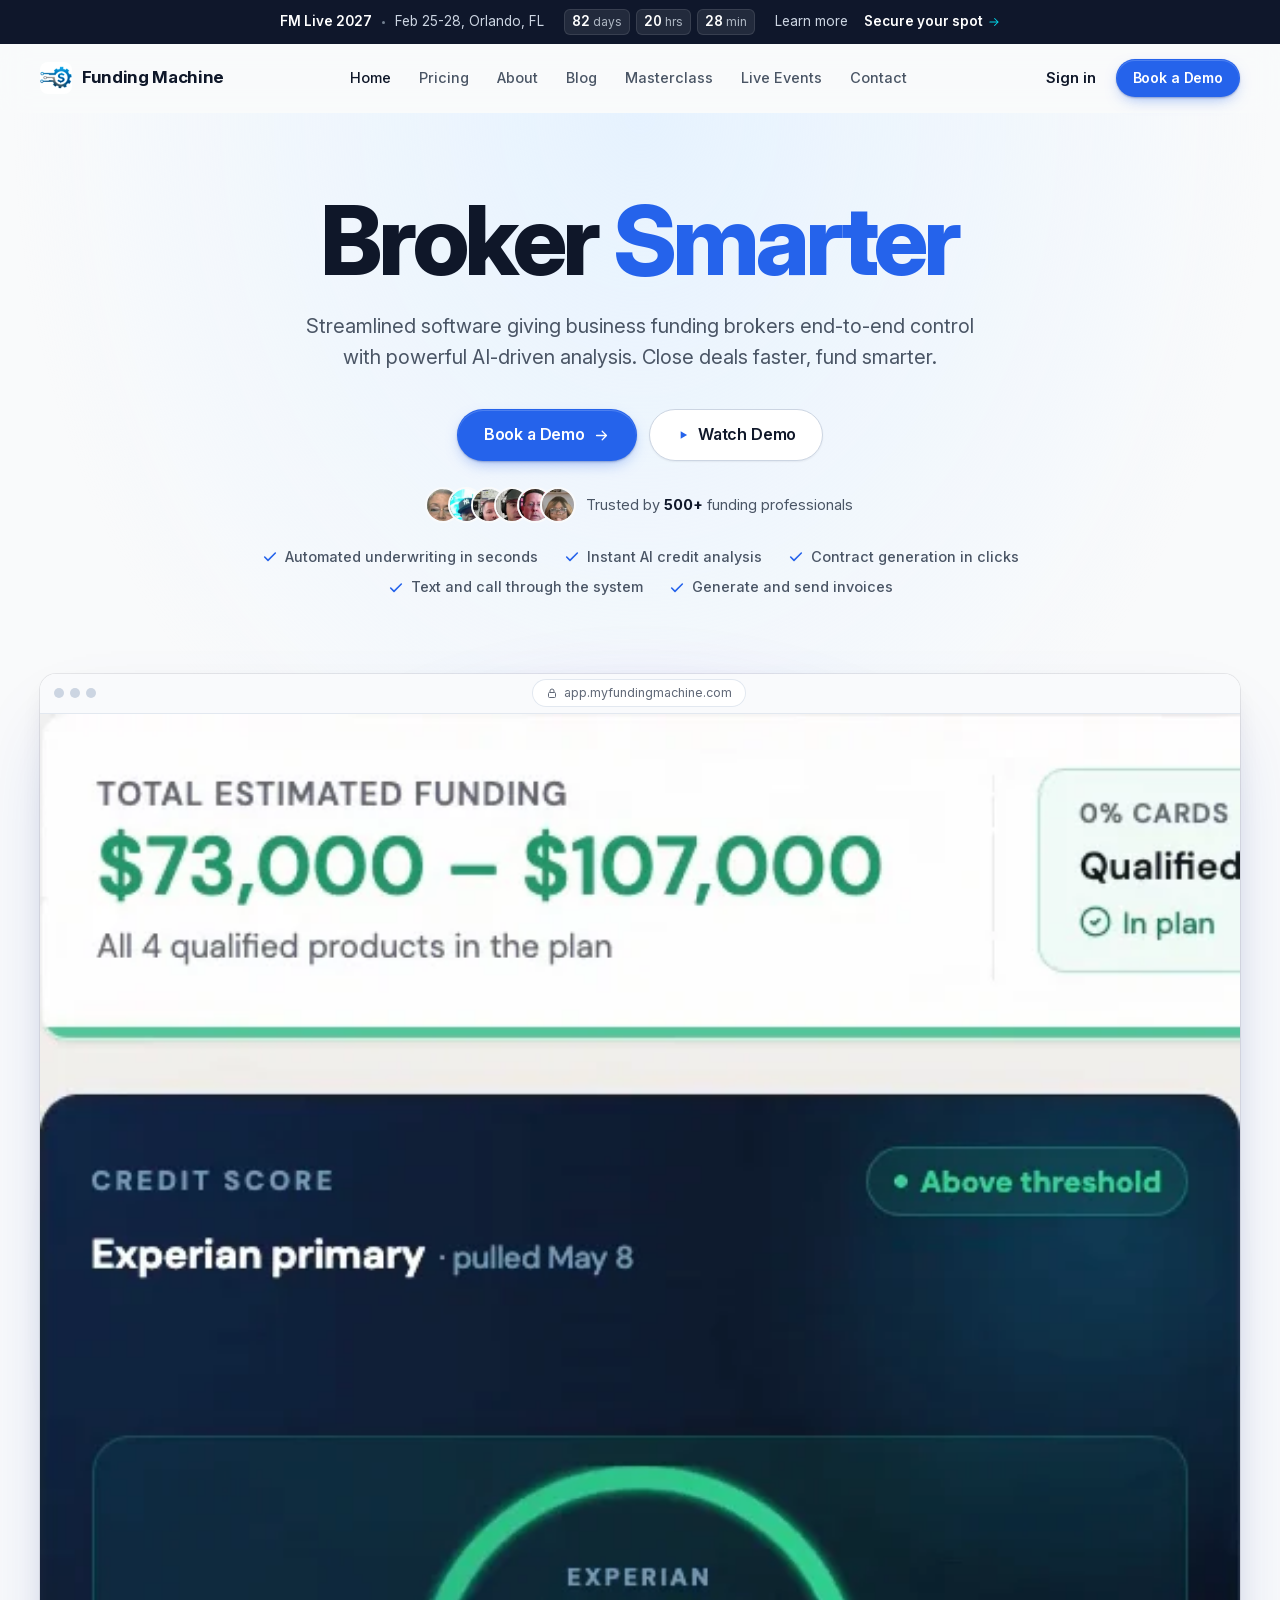
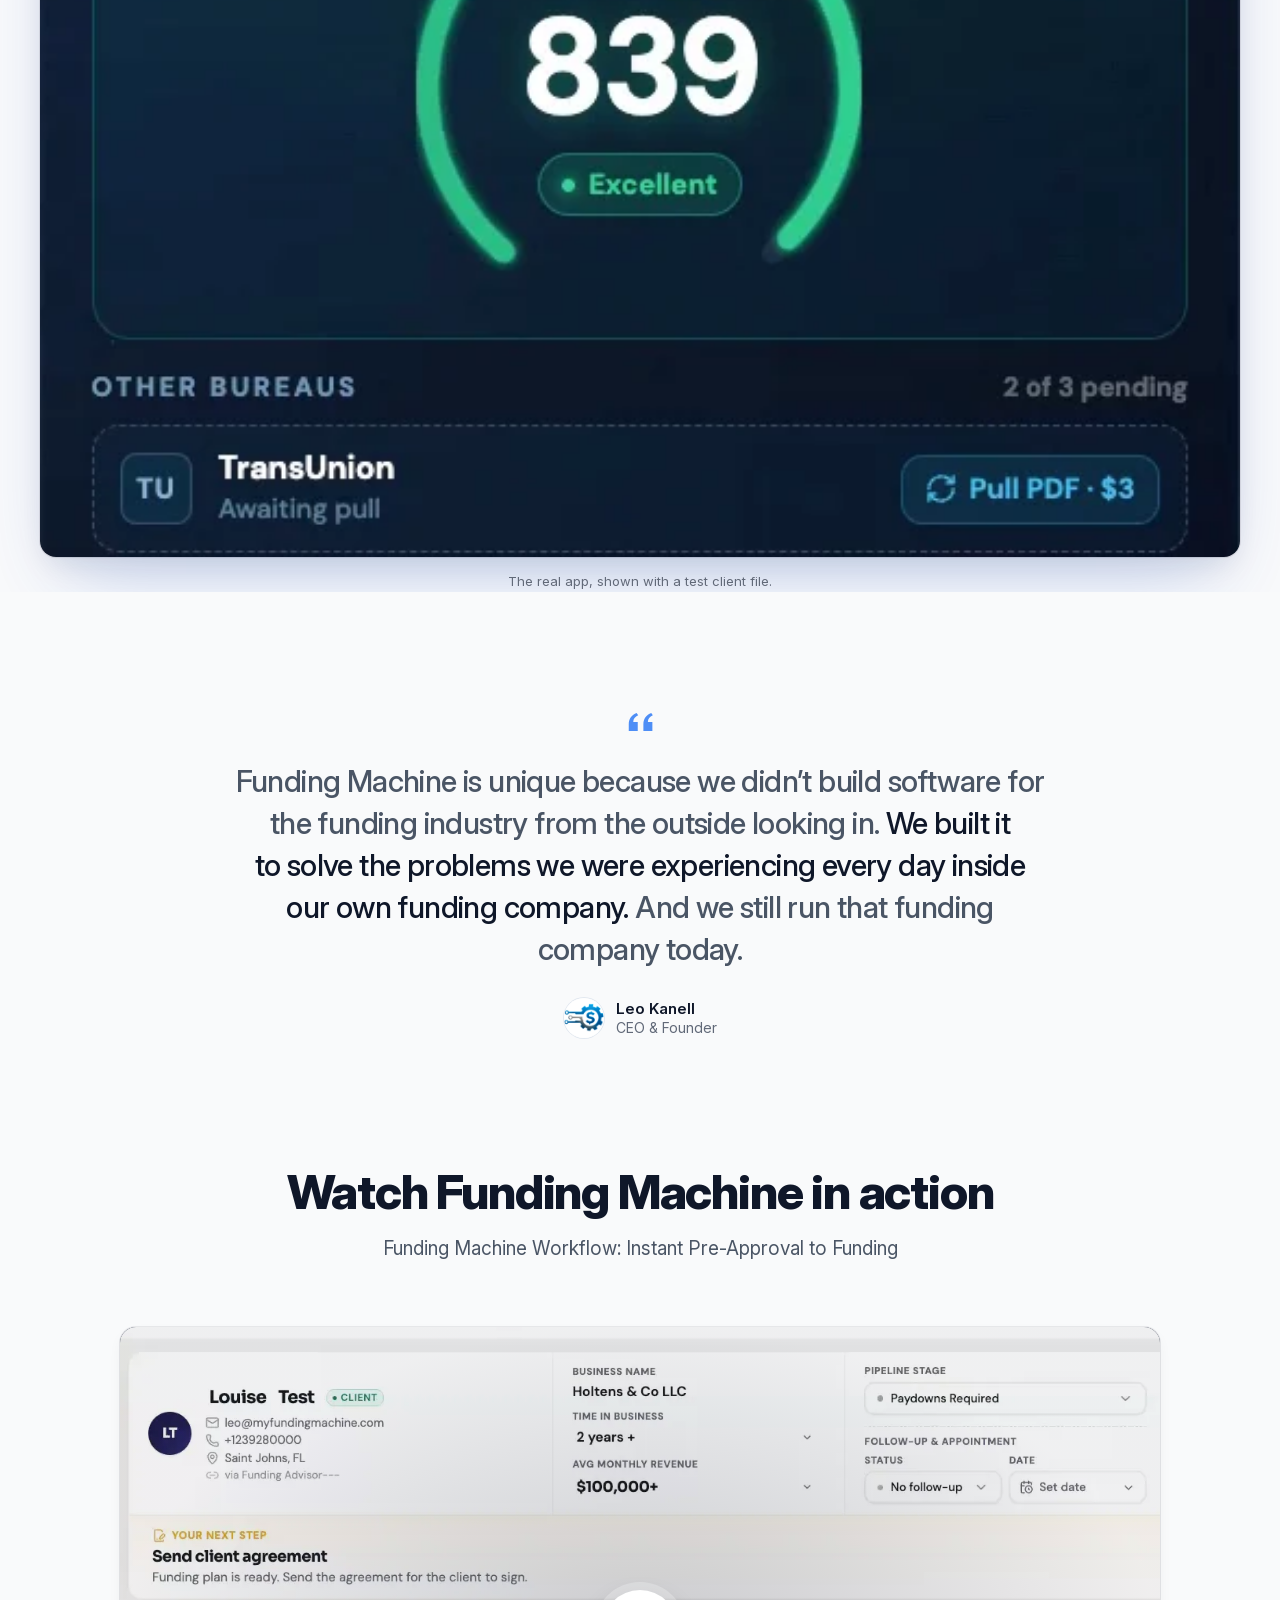
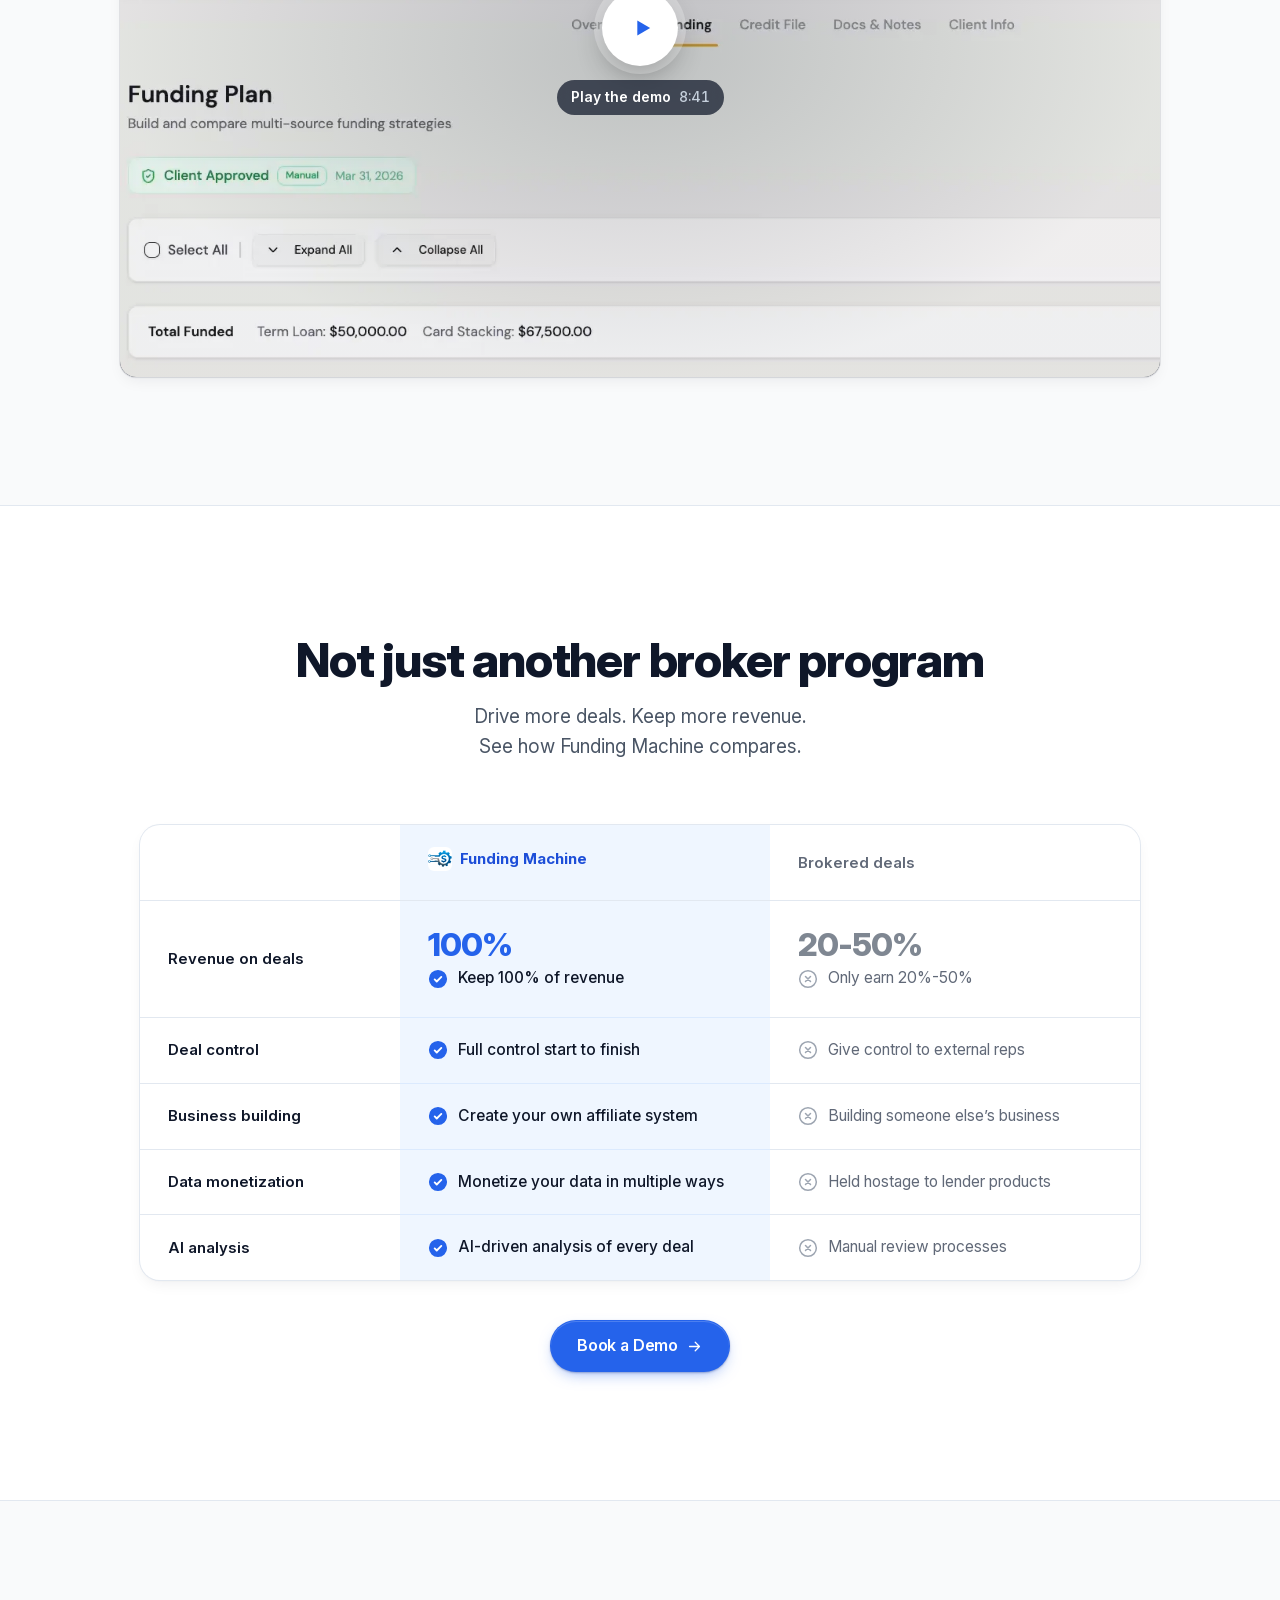
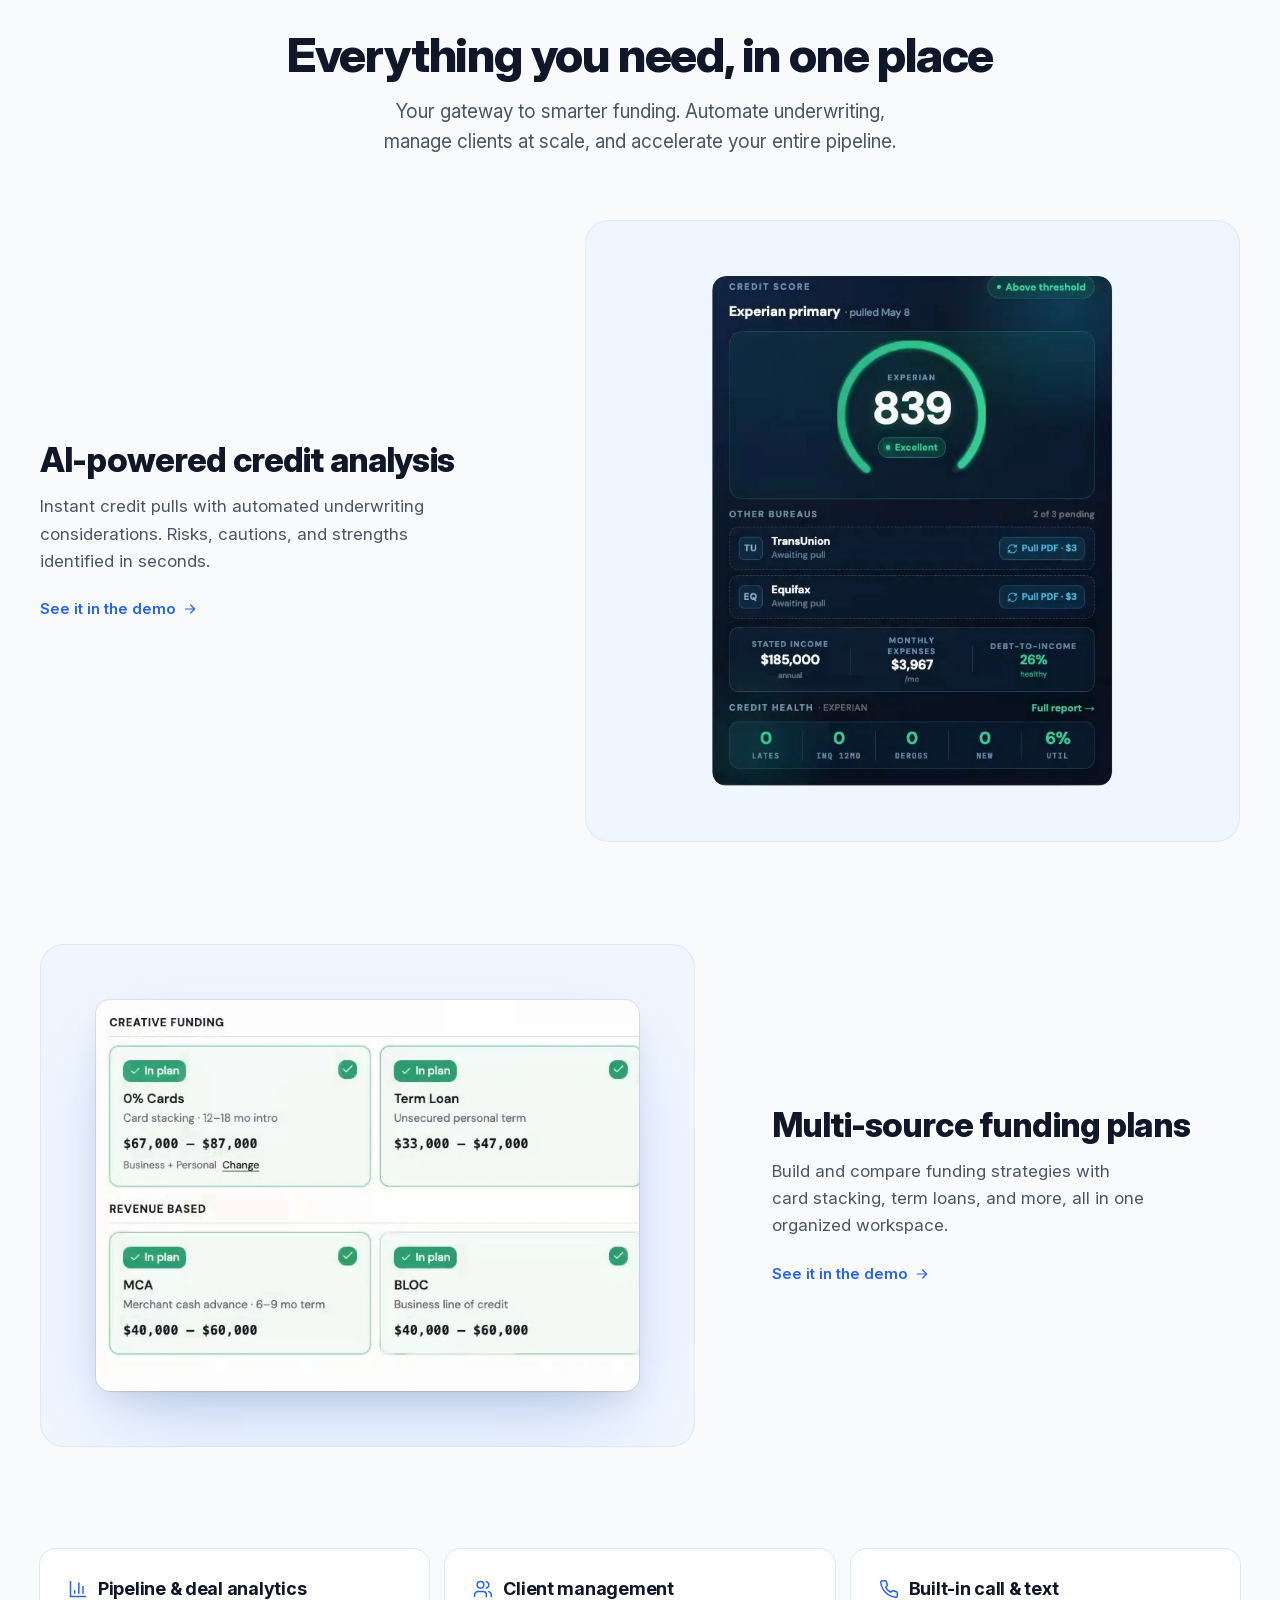
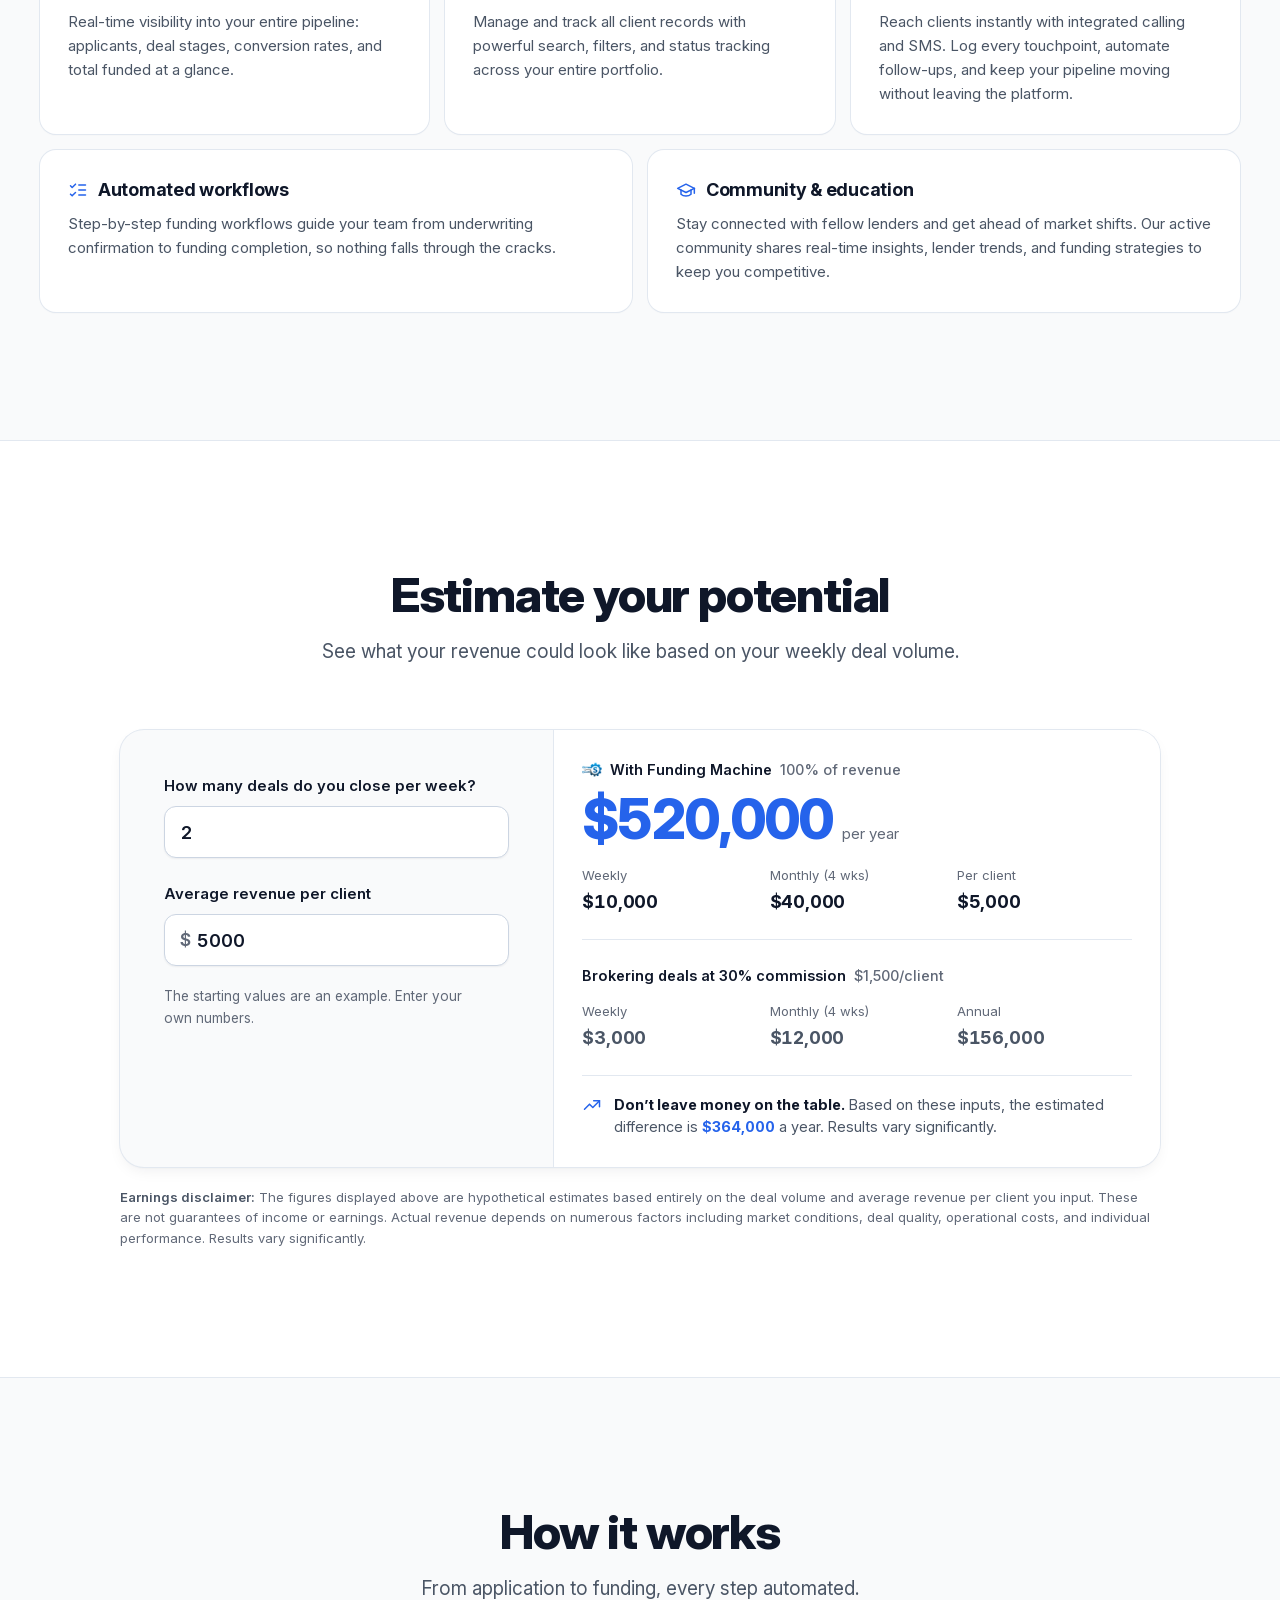
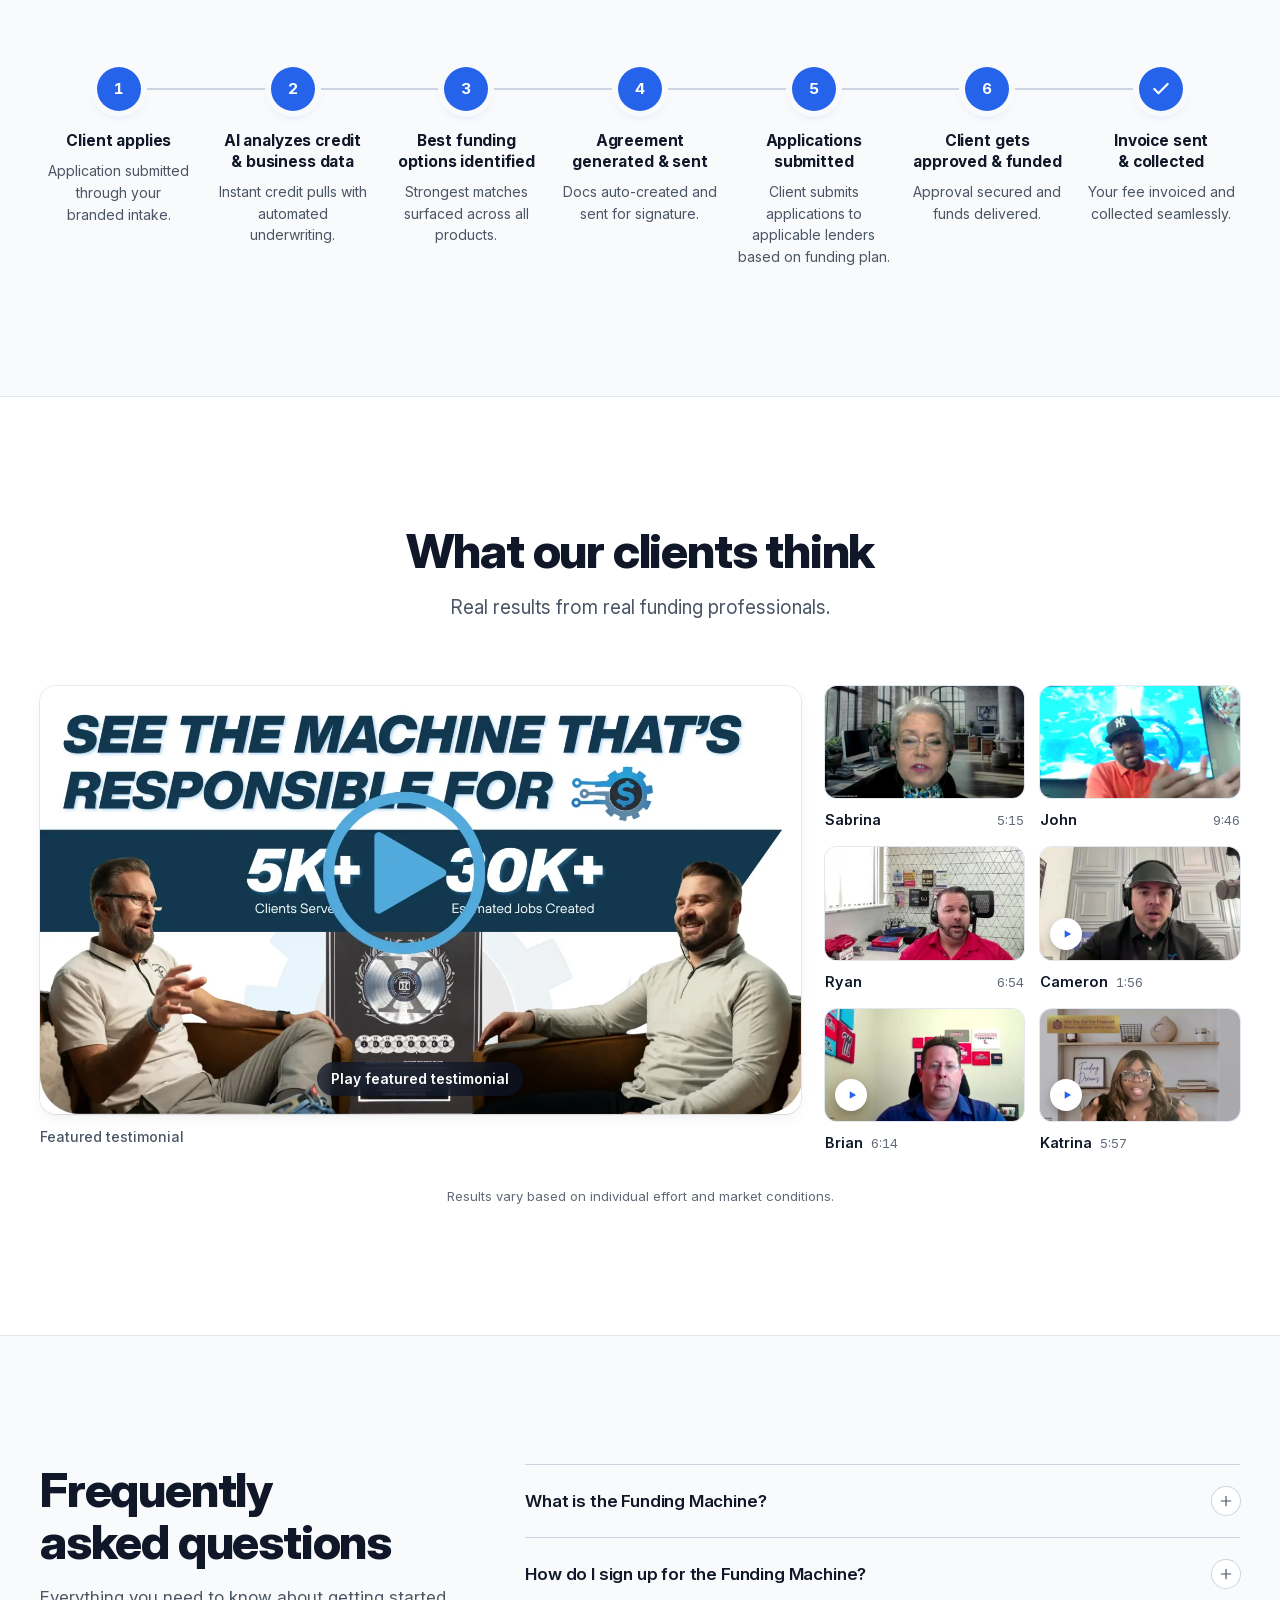
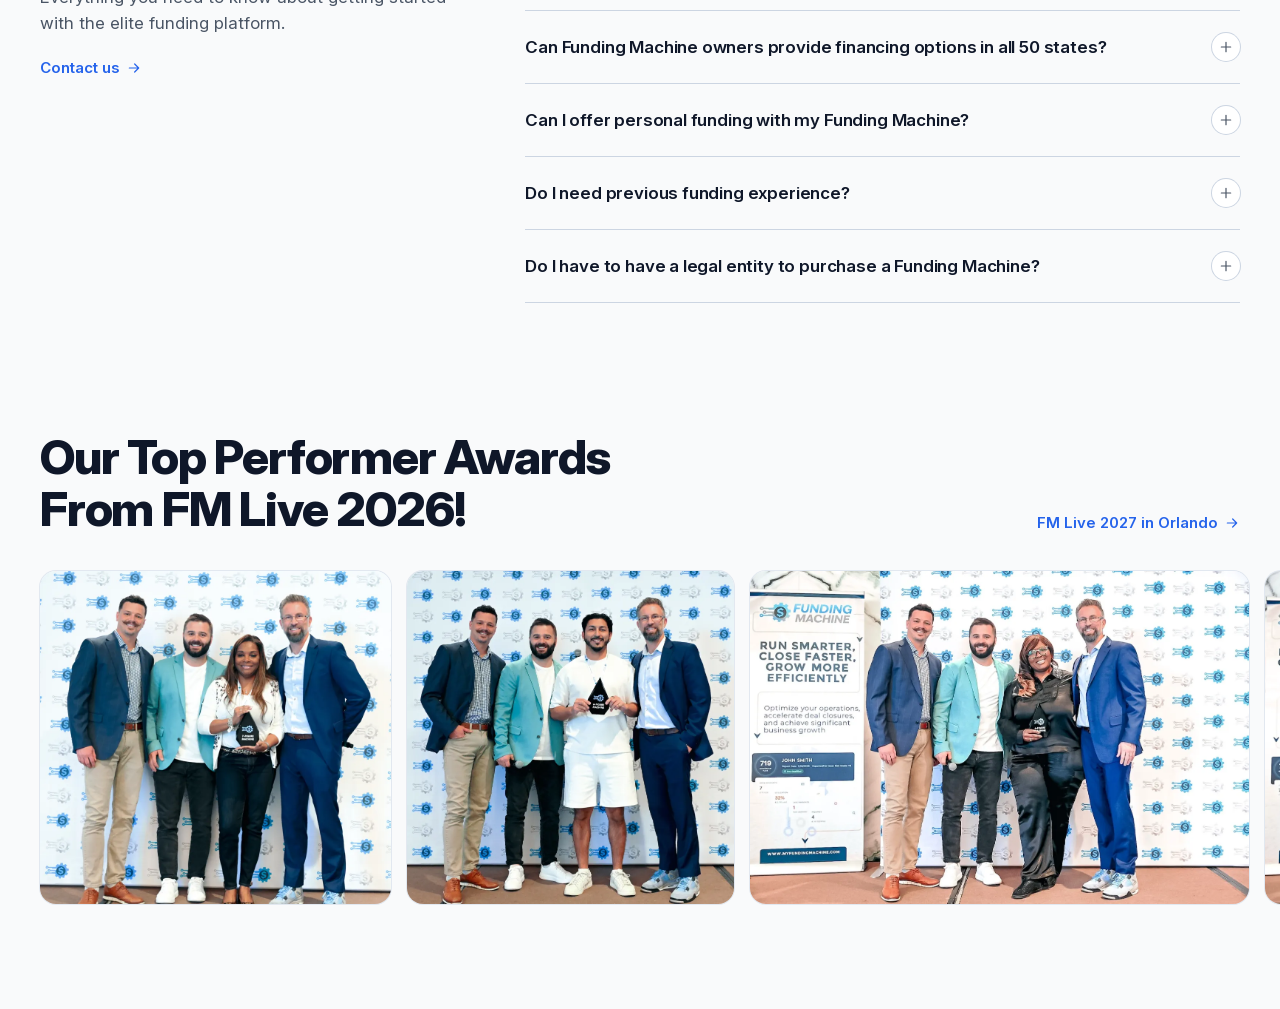
<file: index.html>
<!doctype html>
<html lang="en">
<head>
<meta charset="utf-8">
<meta name="viewport" content="width=device-width, initial-scale=1">
<title>AI-Powered Lending Management | Funding Machine</title>
<meta name="description" content="Streamlined software giving business funding brokers end-to-end control with powerful AI-driven analysis. Close deals faster, fund smarter.">
<meta name="theme-color" content="#0f172a">
<link rel="canonical" href="https://myfundingmachine.com/">
<meta property="og:type" content="website">
<meta property="og:site_name" content="Funding Machine">
<meta property="og:title" content="Broker Smarter | Funding Machine">
<meta property="og:description" content="Keep 100% of the revenue on your deals. Automated underwriting, AI credit analysis, contracts, call and text, and invoicing in one platform.">
<meta property="og:url" content="https://myfundingmachine.com/">
<meta property="og:image" content="assets/img/app-overview.webp">
<meta name="twitter:card" content="summary_large_image">
<link rel="icon" type="image/png" href="assets/img/mark-192.png">
<link rel="apple-touch-icon" href="assets/img/mark-192.png">
<link rel="preload" href="assets/fonts/inter.woff2" as="font" type="font/woff2" crossorigin>
<link rel="stylesheet" href="assets/css/site.css">
</head>
<body>
<a class="skip" href="#main">Skip to content</a>

<div class="event-bar">
  <div class="wrap event-bar__inner">
    <p class="event-bar__what"><strong>FM Live 2027</strong><span class="event-bar__sep" aria-hidden="true"></span><span>Feb 25-28, Orlando, FL</span></p>
    <p class="event-bar__count" id="countdown" aria-label="Countdown to FM Live 2027">
      <span class="chip"><b data-cd="d">--</b><span><span class="u-long">days</span><span class="u-short">d</span></span></span>
      <span class="chip"><b data-cd="h">--</b><span><span class="u-long">hrs</span><span class="u-short">h</span></span></span>
      <span class="chip chip--min"><b data-cd="m">--</b><span>min</span></span>
    </p>
    <p class="event-bar__links">
      <a class="event-bar__more" href="live-events.html">Learn more</a>
      <a class="event-bar__cta" href="live-events.html">Secure your spot
        <svg class="icon" viewBox="0 0 24 24" aria-hidden="true"><path d="M5 12h14M13 6l6 6-6 6"/></svg>
      </a>
    </p>
  </div>
</div>

<header class="site-head" id="site-head">
  <div class="wrap site-head__inner">
    <a class="brand" href="index.html" aria-label="Funding Machine home">
      <img src="assets/img/mark-192.png" alt="" width="32" height="32">
      <span>Funding Machine</span>
    </a>
    <nav class="nav" id="site-nav" aria-label="Main">
      <ul class="nav__links">
        <li><a href="index.html" aria-current="page">Home</a></li>
        <li><a href="pricing.html">Pricing</a></li>
        <li><a href="about.html">About</a></li>
        <li><a href="blog.html">Blog</a></li>
        <li><a href="masterclass.html">Masterclass</a></li>
        <li><a href="live-events.html">Live Events</a></li>
        <li><a href="contact.html">Contact</a></li>
      </ul>
      <div class="nav__actions">
        <a class="nav__signin" href="https://app.myfundingmachine.com">Sign in</a>
        <a class="btn btn--primary btn--sm" href="book-demo.html">Book a Demo</a>
      </div>
    </nav>
    <button class="nav-toggle" type="button" aria-expanded="false" aria-controls="site-nav" aria-label="Open menu">
      <svg viewBox="0 0 24 24" aria-hidden="true"><path class="l1" d="M4 8h16"/><path class="l2" d="M4 16h16"/></svg>
    </button>
  </div>
</header>

<main id="main">

<section class="hero" aria-labelledby="hero-title">
  <div class="wrap hero__inner">
    <h1 id="hero-title" class="hero__title">Broker <span class="hero__accent">Smarter</span></h1>
    <p class="hero__lede">Streamlined software giving business funding brokers end-to-end control with powerful AI-driven analysis. Close deals faster, fund smarter.</p>
    <div class="hero__actions">
      <a class="btn btn--primary btn--lg" href="book-demo.html">Book a Demo
        <svg class="icon" viewBox="0 0 24 24" aria-hidden="true"><path d="M5 12h14M13 6l6 6-6 6"/></svg>
      </a>
      <a class="btn btn--secondary btn--lg" href="#demo">
        <svg class="icon icon--fill" viewBox="0 0 24 24" aria-hidden="true"><path d="M8 5.5v13l11-6.5z"/></svg>
        Watch Demo
      </a>
    </div>
    <div class="trust">
      <ul class="trust__faces" aria-hidden="true">
        <li><img src="assets/img/face-sabrina.webp" alt="" width="96" height="96"></li>
        <li><img src="assets/img/face-john.webp" alt="" width="96" height="96"></li>
        <li><img src="assets/img/face-ryan.webp" alt="" width="96" height="96"></li>
        <li><img src="assets/img/face-cameron.webp" alt="" width="96" height="96"></li>
        <li><img src="assets/img/face-brian.webp" alt="" width="96" height="96"></li>
        <li><img src="assets/img/face-katrina.webp" alt="" width="96" height="96"></li>
      </ul>
      <p>Trusted by <strong>500+</strong> funding professionals</p>
    </div>
    <ul class="hero__points" aria-label="Highlights">
      <li><svg class="icon" viewBox="0 0 24 24" aria-hidden="true"><path d="M20 6 9 17l-5-5"/></svg>Automated underwriting in seconds</li>
      <li><svg class="icon" viewBox="0 0 24 24" aria-hidden="true"><path d="M20 6 9 17l-5-5"/></svg>Instant AI credit analysis</li>
      <li><svg class="icon" viewBox="0 0 24 24" aria-hidden="true"><path d="M20 6 9 17l-5-5"/></svg>Contract generation in clicks</li>
      <li><svg class="icon" viewBox="0 0 24 24" aria-hidden="true"><path d="M20 6 9 17l-5-5"/></svg>Text and call through the system</li>
      <li><svg class="icon" viewBox="0 0 24 24" aria-hidden="true"><path d="M20 6 9 17l-5-5"/></svg>Generate and send invoices</li>
    </ul>
  </div>
  <div class="wrap hero__product">
    <figure class="frame">
      <div class="frame__bar" aria-hidden="true">
        <span class="frame__dots"><i></i><i></i><i></i></span>
        <span class="frame__url"><svg viewBox="0 0 24 24"><rect x="5" y="11" width="14" height="10" rx="2"/><path d="M8 11V8a4 4 0 0 1 8 0v3"/></svg>app.myfundingmachine.com</span>
      </div>
      <picture>
        <source media="(max-width: 720px)" srcset="assets/img/app-overview-mobile.webp" width="552" height="664">
        <img src="assets/img/app-overview.webp" alt="A client file in Funding Machine: total estimated funding of $73,000 to $107,000 across four qualified products (0% cards, term loan, MCA and BLOC), an Experian credit score of 839, and the funding workflow on its current step, review signed agreement" width="1686" height="664" fetchpriority="high">
      </picture>
    </figure>
    <p class="hero__note">The real app, shown with a test client file.</p>
  </div>
</section>

<section class="quote" aria-label="From the founder">
  <div class="wrap quote__inner">
    <svg class="quote__mark" viewBox="0 0 32 32" aria-hidden="true"><path d="M13 8c-4.4 1.6-7 5.2-7 10v6h8v-8h-4c0-2.8 1.6-4.9 4.4-6zm13 0c-4.4 1.6-7 5.2-7 10v6h8v-8h-4c0-2.8 1.6-4.9 4.4-6z"/></svg>
    <blockquote>
      <p>Funding Machine is unique because we didn&rsquo;t build software for the funding industry from the outside looking in. <em>We built it to solve the problems we were experiencing every day inside our own funding company.</em> And we still run that funding company today.</p>
    </blockquote>
    <p class="quote__by"><img src="assets/img/mark-192.png" alt="" width="40" height="40"><span><strong>Leo Kanell</strong><span>CEO &amp; Founder</span></span></p>
  </div>
</section>

<section class="demo section" id="demo" aria-labelledby="demo-title">
  <div class="wrap">
    <div class="section-head">
      <h2 id="demo-title">Watch Funding Machine in action</h2>
      <p>Funding Machine Workflow: Instant Pre-Approval to Funding</p>
    </div>
    <div class="player player--demo" data-embed="https://www.loom.com/embed/8a6eee8ed7604398b55c779aa300af67?autoplay=1" data-title="Funding Machine product demo">
      <img src="assets/img/demo-poster.webp" alt="A test client file in Funding Machine: business details, pipeline stage, the next step to send the agreement, and a funding plan combining a $50,000 term loan with $67,500 in card stacking" width="1325" height="828" loading="lazy">
      <button class="player__play" type="button">
        <span class="player__btn"><svg viewBox="0 0 24 24" aria-hidden="true"><path d="M8 5.5v13l11-6.5z"/></svg></span>
        <span class="player__label">Play the demo <span class="player__time">8:41</span></span>
      </button>
    </div>
  </div>
</section>

<section class="compare section section--band" aria-labelledby="compare-title">
  <div class="wrap">
    <div class="section-head">
      <h2 id="compare-title">Not just another broker program</h2>
      <p>Drive more deals. Keep more revenue. See how Funding Machine compares.</p>
    </div>
    <div class="table-card">
      <table class="compare__table">
        <caption class="sr-only">Funding Machine compared with brokered deals</caption>
        <thead>
          <tr>
            <th scope="col"><span class="sr-only">Feature</span></th>
            <th scope="col" class="is-fm"><span class="compare__brand"><img src="assets/img/mark-192.png" alt="" width="24" height="24">Funding Machine</span></th>
            <th scope="col" class="is-other">Brokered deals</th>
          </tr>
        </thead>
        <tbody>
          <tr class="is-lead">
            <th scope="row">Revenue on deals</th>
            <td class="is-fm" data-label="Funding Machine"><span class="compare__big">100%</span><span class="compare__cell"><svg class="icon yes" viewBox="0 0 24 24" aria-hidden="true"><circle cx="12" cy="12" r="10"/><path d="m8 12.5 2.5 2.5L16 9.5"/></svg>Keep 100% of revenue</span></td>
            <td class="is-other" data-label="Brokered deals"><span class="compare__big">20-50%</span><span class="compare__cell"><svg class="icon no" viewBox="0 0 24 24" aria-hidden="true"><circle cx="12" cy="12" r="10"/><path d="m9 9 6 6M15 9l-6 6"/></svg>Only earn 20%-50%</span></td>
          </tr>
          <tr>
            <th scope="row">Deal control</th>
            <td class="is-fm" data-label="Funding Machine"><span class="compare__cell"><svg class="icon yes" viewBox="0 0 24 24" aria-hidden="true"><circle cx="12" cy="12" r="10"/><path d="m8 12.5 2.5 2.5L16 9.5"/></svg>Full control start to finish</span></td>
            <td class="is-other" data-label="Brokered deals"><span class="compare__cell"><svg class="icon no" viewBox="0 0 24 24" aria-hidden="true"><circle cx="12" cy="12" r="10"/><path d="m9 9 6 6M15 9l-6 6"/></svg>Give control to external reps</span></td>
          </tr>
          <tr>
            <th scope="row">Business building</th>
            <td class="is-fm" data-label="Funding Machine"><span class="compare__cell"><svg class="icon yes" viewBox="0 0 24 24" aria-hidden="true"><circle cx="12" cy="12" r="10"/><path d="m8 12.5 2.5 2.5L16 9.5"/></svg>Create your own affiliate system</span></td>
            <td class="is-other" data-label="Brokered deals"><span class="compare__cell"><svg class="icon no" viewBox="0 0 24 24" aria-hidden="true"><circle cx="12" cy="12" r="10"/><path d="m9 9 6 6M15 9l-6 6"/></svg>Building someone else&rsquo;s business</span></td>
          </tr>
          <tr>
            <th scope="row">Data monetization</th>
            <td class="is-fm" data-label="Funding Machine"><span class="compare__cell"><svg class="icon yes" viewBox="0 0 24 24" aria-hidden="true"><circle cx="12" cy="12" r="10"/><path d="m8 12.5 2.5 2.5L16 9.5"/></svg>Monetize your data in multiple ways</span></td>
            <td class="is-other" data-label="Brokered deals"><span class="compare__cell"><svg class="icon no" viewBox="0 0 24 24" aria-hidden="true"><circle cx="12" cy="12" r="10"/><path d="m9 9 6 6M15 9l-6 6"/></svg>Held hostage to lender products</span></td>
          </tr>
          <tr>
            <th scope="row">AI analysis</th>
            <td class="is-fm" data-label="Funding Machine"><span class="compare__cell"><svg class="icon yes" viewBox="0 0 24 24" aria-hidden="true"><circle cx="12" cy="12" r="10"/><path d="m8 12.5 2.5 2.5L16 9.5"/></svg>AI-driven analysis of every deal</span></td>
            <td class="is-other" data-label="Brokered deals"><span class="compare__cell"><svg class="icon no" viewBox="0 0 24 24" aria-hidden="true"><circle cx="12" cy="12" r="10"/><path d="m9 9 6 6M15 9l-6 6"/></svg>Manual review processes</span></td>
          </tr>
        </tbody>
      </table>
    </div>
    <div class="section-cta">
      <a class="btn btn--primary btn--lg" href="book-demo.html">Book a Demo
        <svg class="icon" viewBox="0 0 24 24" aria-hidden="true"><path d="M5 12h14M13 6l6 6-6 6"/></svg>
      </a>
    </div>
  </div>
</section>

<section class="features section" id="features" aria-labelledby="features-title">
  <div class="wrap">
    <div class="section-head">
      <h2 id="features-title">Everything you need, in one place</h2>
      <p>Your gateway to smarter funding. Automate underwriting, manage clients at scale, and accelerate your entire pipeline.</p>
    </div>

    <div class="showcase">
      <div class="showcase__copy">
        <h3>AI-powered credit analysis</h3>
        <p>Instant credit pulls with automated underwriting considerations. Risks, cautions, and strengths identified in seconds.</p>
        <a class="link-arrow" href="#demo">See it in the demo<svg class="icon" viewBox="0 0 24 24" aria-hidden="true"><path d="M5 12h14M13 6l6 6-6 6"/></svg></a>
      </div>
      <div class="showcase__media showcase__media--credit">
        <img src="assets/img/app-credit.webp" alt="The credit panel for a test client: Experian score 839, rated Excellent and above threshold, TransUnion and Equifax ready to pull, stated income, monthly expenses, debt-to-income, and credit health with zero lates, inquiries and derogatories" width="552" height="704" loading="lazy">
      </div>
    </div>

    <div class="showcase showcase--flip">
      <div class="showcase__copy">
        <h3>Multi-source funding plans</h3>
        <p>Build and compare funding strategies with card stacking, term loans, and more, all in one organized workspace.</p>
        <a class="link-arrow" href="#demo">See it in the demo<svg class="icon" viewBox="0 0 24 24" aria-hidden="true"><path d="M5 12h14M13 6l6 6-6 6"/></svg></a>
      </div>
      <div class="showcase__media showcase__media--plan">
        <img src="assets/img/app-plan.webp" alt="Funding plan cards for a test client, grouped into creative funding (0% cards and term loan) and revenue based (MCA and BLOC), each marked in plan with an estimated range" width="724" height="520" loading="lazy">
      </div>
    </div>

    <ul class="feature-grid">
      <li class="feature-card">
        <h3><svg class="icon" aria-hidden="true" viewBox="0 0 24 24"><path d="M3 3v18h18"/><path d="M18 17V9"/><path d="M13 17V5"/><path d="M8 17v-3"/></svg>Pipeline &amp; deal analytics</h3>
        <p>Real-time visibility into your entire pipeline: applicants, deal stages, conversion rates, and total funded at a glance.</p>
      </li>
      <li class="feature-card">
        <h3><svg class="icon" aria-hidden="true" viewBox="0 0 24 24"><path d="M16 21v-2a4 4 0 0 0-4-4H6a4 4 0 0 0-4 4v2"/><circle cx="9" cy="7" r="4"/><path d="M22 21v-2a4 4 0 0 0-3-3.87"/><path d="M16 3.13a4 4 0 0 1 0 7.75"/></svg>Client management</h3>
        <p>Manage and track all client records with powerful search, filters, and status tracking across your entire portfolio.</p>
      </li>
      <li class="feature-card">
        <h3><svg class="icon" aria-hidden="true" viewBox="0 0 24 24"><path d="M22 16.92v3a2 2 0 0 1-2.18 2 19.79 19.79 0 0 1-8.63-3.07 19.5 19.5 0 0 1-6-6 19.79 19.79 0 0 1-3.07-8.67A2 2 0 0 1 4.11 2h3a2 2 0 0 1 2 1.72c.13.96.36 1.9.7 2.81a2 2 0 0 1-.45 2.11L8.09 9.91a16 16 0 0 0 6 6l1.27-1.27a2 2 0 0 1 2.11-.45c.9.34 1.85.57 2.81.7A2 2 0 0 1 22 16.92z"/></svg>Built-in call &amp; text</h3>
        <p>Reach clients instantly with integrated calling and SMS. Log every touchpoint, automate follow-ups, and keep your pipeline moving without leaving the platform.</p>
      </li>
      <li class="feature-card">
        <h3><svg class="icon" aria-hidden="true" viewBox="0 0 24 24"><path d="m3 17 2 2 4-4"/><path d="m3 7 2 2 4-4"/><path d="M13 6h8"/><path d="M13 12h8"/><path d="M13 18h8"/></svg>Automated workflows</h3>
        <p>Step-by-step funding workflows guide your team from underwriting confirmation to funding completion, so nothing falls through the cracks.</p>
      </li>
      <li class="feature-card">
        <h3><svg class="icon" aria-hidden="true" viewBox="0 0 24 24"><path d="M2 10l10-5 10 5-10 5z"/><path d="M6 12v5c3 3 9 3 12 0v-5"/><path d="M22 10v6"/></svg>Community &amp; education</h3>
        <p>Stay connected with fellow lenders and get ahead of market shifts. Our active community shares real-time insights, lender trends, and funding strategies to keep you competitive.</p>
      </li>
    </ul>
  </div>
</section>

<section class="calc section section--band" id="calculator" aria-labelledby="calc-title">
  <div class="wrap">
    <div class="section-head">
      <h2 id="calc-title">Estimate your potential</h2>
      <p>See what your revenue could look like based on your weekly deal volume.</p>
    </div>
    <div class="calc__card">
      <form class="calc__inputs" novalidate>
        <div class="field">
          <label for="deals">How many deals do you close per week?</label>
          <input id="deals" name="deals" type="number" inputmode="numeric" min="0" step="1" value="2">
        </div>
        <div class="field">
          <label for="revenue">Average revenue per client</label>
          <div class="field__money">
            <span aria-hidden="true">$</span>
            <input id="revenue" name="revenue" type="number" inputmode="numeric" min="0" step="100" value="5000">
          </div>
        </div>
        <p class="calc__example">The starting values are an example. Enter your own numbers.</p>
      </form>

      <div class="calc__results" aria-live="polite">
        <div class="result result--fm">
          <p class="result__title"><img src="assets/img/mark-192.png" alt="" width="20" height="20">With Funding Machine <span>100% of revenue</span></p>
          <p class="result__annual"><span class="js-fm-annual">$520,000</span><small>per year</small></p>
          <dl class="result__splits">
            <div><dt>Weekly</dt><dd class="js-fm-weekly">$10,000</dd></div>
            <div><dt>Monthly <span class="u-note">(4 wks)</span></dt><dd class="js-fm-monthly">$40,000</dd></div>
            <div><dt>Per client</dt><dd class="js-fm-client">$5,000</dd></div>
          </dl>
        </div>
        <div class="result result--other">
          <p class="result__title">Brokering deals at 30% commission <span class="js-br-client">$1,500/client</span></p>
          <dl class="result__splits">
            <div><dt>Weekly</dt><dd class="js-br-weekly">$3,000</dd></div>
            <div><dt>Monthly <span class="u-note">(4 wks)</span></dt><dd class="js-br-monthly">$12,000</dd></div>
            <div><dt>Annual</dt><dd class="js-br-annual">$156,000</dd></div>
          </dl>
        </div>
        <div class="difference js-difference">
          <svg class="icon" viewBox="0 0 24 24" aria-hidden="true"><path d="M3 17l6-6 4 4 8-8"/><path d="M14 7h7v7"/></svg>
          <p><strong>Don&rsquo;t leave money on the table.</strong> Based on these inputs, the estimated difference is <strong class="js-diff">$364,000</strong> a year. Results vary significantly.</p>
        </div>
      </div>
    </div>
    <p class="disclaimer"><strong>Earnings disclaimer:</strong> The figures displayed above are hypothetical estimates based entirely on the deal volume and average revenue per client you input. These are not guarantees of income or earnings. Actual revenue depends on numerous factors including market conditions, deal quality, operational costs, and individual performance. Results vary significantly.</p>
  </div>
</section>

<section class="steps section" aria-labelledby="steps-title">
  <div class="wrap">
    <div class="section-head">
      <h2 id="steps-title">How it works</h2>
      <p>From application to funding, every step automated.</p>
    </div>
    <ol class="steps__list" id="steps">
      <li style="--i:0"><span class="steps__dot">1</span><h3>Client applies</h3><p>Application submitted through your branded intake.</p></li>
      <li style="--i:1"><span class="steps__dot">2</span><h3>AI analyzes credit &amp; business data</h3><p>Instant credit pulls with automated underwriting.</p></li>
      <li style="--i:2"><span class="steps__dot">3</span><h3>Best funding options identified</h3><p>Strongest matches surfaced across all products.</p></li>
      <li style="--i:3"><span class="steps__dot">4</span><h3>Agreement generated &amp; sent</h3><p>Docs auto-created and sent for signature.</p></li>
      <li style="--i:4"><span class="steps__dot">5</span><h3>Applications submitted</h3><p>Client submits applications to applicable lenders based on funding plan.</p></li>
      <li style="--i:5"><span class="steps__dot">6</span><h3>Client gets approved &amp; funded</h3><p>Approval secured and funds delivered.</p></li>
      <li style="--i:6" class="steps__last"><span class="steps__dot"><svg viewBox="0 0 24 24" aria-hidden="true"><path d="M20 6 9 17l-5-5"/></svg><span class="sr-only">7</span></span><h3>Invoice sent &amp; collected</h3><p>Your fee invoiced and collected seamlessly.</p></li>
    </ol>
  </div>
</section>

<section class="voices section section--band" aria-labelledby="voices-title">
  <div class="wrap">
    <div class="section-head">
      <h2 id="voices-title">What our clients think</h2>
      <p>Real results from real funding professionals.</p>
    </div>
    <div class="voices__grid">
      <figure class="voices__stage">
        <div class="player player--feature" id="voice-player" data-embed="https://player.vimeo.com/video/1188151128?autoplay=1" data-title="Featured Funding Machine testimonial">
          <img src="assets/img/featured-testimonial.webp" alt="See the machine that's responsible for 5K+ and 30K+" width="1440" height="810" loading="lazy">
          <button class="player__play" type="button">
            <span class="player__btn"><svg viewBox="0 0 24 24" aria-hidden="true"><path d="M8 5.5v13l11-6.5z"/></svg></span>
            <span class="player__label">Play featured testimonial</span>
          </button>
        </div>
        <figcaption class="voices__caption" id="voice-caption">Featured testimonial</figcaption>
      </figure>
      <ul class="voices__list">
        <li class="voice">
          <span class="voice__media"><img src="assets/img/t-sabrina.webp" alt="" width="600" height="338" loading="lazy"></span>
          <span class="voice__line"><span class="voice__name">Sabrina</span><span class="voice__time">5:15</span></span>
        </li>
        <li class="voice">
          <span class="voice__media"><img src="assets/img/t-john.webp" alt="" width="600" height="338" loading="lazy"></span>
          <span class="voice__line"><span class="voice__name">John</span><span class="voice__time">9:46</span></span>
        </li>
        <li class="voice">
          <span class="voice__media"><img src="assets/img/t-ryan.webp" alt="" width="600" height="338" loading="lazy"></span>
          <span class="voice__line"><span class="voice__name">Ryan</span><span class="voice__time">6:54</span></span>
        </li>
        <li class="voice voice--play">
          <button type="button" data-embed="https://drive.google.com/file/d/1a7T2fSDRuESiK27xBG-ve_4j_0mmrSVA/preview?autoplay=1" data-title="Cameron's testimonial">
            <span class="voice__media"><img src="assets/img/t-cameron.webp" alt="" width="600" height="338" loading="lazy"><span class="voice__badge" aria-hidden="true"><svg viewBox="0 0 24 24"><path d="M8 5.5v13l11-6.5z"/></svg></span></span>
            <span class="voice__line"><span class="voice__name">Cameron</span><span class="voice__time">1:56</span><span class="sr-only">, play testimonial</span></span>
          </button>
        </li>
        <li class="voice voice--play">
          <button type="button" data-embed="https://drive.google.com/file/d/1BQX-_bLTcHI8dxZKTK5C2X-rFcjNo6z4/preview?autoplay=1" data-title="Brian's testimonial">
            <span class="voice__media"><img src="assets/img/t-brian.webp" alt="" width="600" height="338" loading="lazy"><span class="voice__badge" aria-hidden="true"><svg viewBox="0 0 24 24"><path d="M8 5.5v13l11-6.5z"/></svg></span></span>
            <span class="voice__line"><span class="voice__name">Brian</span><span class="voice__time">6:14</span><span class="sr-only">, play testimonial</span></span>
          </button>
        </li>
        <li class="voice voice--play">
          <button type="button" data-embed="https://drive.google.com/file/d/1m7sZ3ngGRoPQysJfEDb8yTUDPuEejBq7/preview?autoplay=1" data-title="Katrina's testimonial">
            <span class="voice__media"><img src="assets/img/t-katrina.webp" alt="" width="600" height="338" loading="lazy"><span class="voice__badge" aria-hidden="true"><svg viewBox="0 0 24 24"><path d="M8 5.5v13l11-6.5z"/></svg></span></span>
            <span class="voice__line"><span class="voice__name">Katrina</span><span class="voice__time">5:57</span><span class="sr-only">, play testimonial</span></span>
          </button>
        </li>
      </ul>
    </div>
    <p class="voices__note">Results vary based on individual effort and market conditions.</p>
  </div>
</section>

<section class="faq section" aria-labelledby="faq-title">
  <div class="wrap faq__grid">
    <div class="faq__head">
      <h2 id="faq-title">Frequently asked questions</h2>
      <p>Everything you need to know about getting started with the elite funding platform.</p>
      <a class="link-arrow" href="contact.html">Contact us<svg class="icon" viewBox="0 0 24 24" aria-hidden="true"><path d="M5 12h14M13 6l6 6-6 6"/></svg></a>
    </div>
    <div class="faq__list">
      <details>
        <summary>What is the Funding Machine?<svg class="icon" viewBox="0 0 24 24" aria-hidden="true"><path d="M12 5v14M5 12h14"/></svg></summary>
        <p>The Funding Machine is an AI-powered lending management platform designed for brokers to manage their entire funding pipeline, from application to funding, with full control and automated underwriting.</p>
      </details>
      <details>
        <summary>How do I sign up for the Funding Machine?<svg class="icon" viewBox="0 0 24 24" aria-hidden="true"><path d="M12 5v14M5 12h14"/></svg></summary>
        <p>You can sign up by booking a demo with our team. We&rsquo;ll walk you through the platform and help you set up your account to start scaling your funding business.</p>
      </details>
      <details>
        <summary>Can Funding Machine owners provide financing options in all 50 states?<svg class="icon" viewBox="0 0 24 24" aria-hidden="true"><path d="M12 5v14M5 12h14"/></svg></summary>
        <p>Yes, the platform is designed to support funding operations across all 50 states, allowing you to scale your business nationwide.</p>
      </details>
      <details>
        <summary>Can I offer personal funding with my Funding Machine?<svg class="icon" viewBox="0 0 24 24" aria-hidden="true"><path d="M12 5v14M5 12h14"/></svg></summary>
        <p>Yes. Funding Machine supports both personal and business funding workflows, giving you flexibility in the products you offer. However, personal funding products are subject to different federal and state laws and regulations. It is your responsibility to ensure you are properly licensed and compliant in the jurisdictions where you operate. Certain products may also require the funds to be used for business purposes.</p>
      </details>
      <details>
        <summary>Do I need previous funding experience?<svg class="icon" viewBox="0 0 24 24" aria-hidden="true"><path d="M12 5v14M5 12h14"/></svg></summary>
        <p>While previous experience is helpful, our platform and masterclass are designed to provide you with the tools and knowledge needed to succeed in the funding industry.</p>
      </details>
      <details>
        <summary>Do I have to have a legal entity to purchase a Funding Machine?<svg class="icon" viewBox="0 0 24 24" aria-hidden="true"><path d="M12 5v14M5 12h14"/></svg></summary>
        <p>We recommend having a legal entity for your business operations, but you can discuss your specific situation with our team during the demo.</p>
      </details>
    </div>
  </div>
</section>

<section class="awards" aria-labelledby="awards-title">
  <div class="wrap awards__head">
    <h2 id="awards-title">Our Top Performer Awards From FM Live 2026!</h2>
    <a class="link-arrow" href="live-events.html">FM Live 2027 in Orlando<svg class="icon" viewBox="0 0 24 24" aria-hidden="true"><path d="M5 12h14M13 6l6 6-6 6"/></svg></a>
  </div>
  <ul class="awards__strip" tabindex="0" aria-label="FM Live 2026 award photos, scrolls sideways">
    <li><img src="assets/img/award-1.webp" alt="A Top Performer award winner with the Funding Machine team at FM Live 2026" width="948" height="900" loading="lazy"></li>
    <li><img src="assets/img/award-2.webp" alt="A Top Performer award winner holding the award at FM Live 2026" width="884" height="900" loading="lazy"></li>
    <li><img src="assets/img/award-3.webp" alt="Award winner on stage at FM Live 2026" width="1351" height="900" loading="lazy"></li>
    <li><img src="assets/img/award-4.webp" alt="Award presentation at FM Live 2026" width="1385" height="900" loading="lazy"></li>
    <li><img src="assets/img/award-5.webp" alt="A Top Performer award winner with the Funding Machine team" width="849" height="900" loading="lazy"></li>
    <li><img src="assets/img/award-6.webp" alt="Award winners at FM Live 2026" width="1079" height="900" loading="lazy"></li>
    <li><img src="assets/img/award-7.webp" alt="Award presentation on stage at FM Live 2026" width="1376" height="900" loading="lazy"></li>
  </ul>
</section>

<section class="cta" aria-labelledby="cta-title">
  <div class="wrap">
    <div class="cta__panel">
      <h2 id="cta-title">Ready to transform your funding business?</h2>
      <p>Join the elite funding professionals scaling with AI-powered automation and full revenue control.</p>
      <div class="cta__actions">
        <a class="btn btn--light btn--lg" href="book-demo.html">Book a Demo
          <svg class="icon" viewBox="0 0 24 24" aria-hidden="true"><path d="M5 12h14M13 6l6 6-6 6"/></svg>
        </a>
      </div>
    </div>
  </div>
</section>

</main>

<footer class="foot">
  <div class="wrap foot__grid">
    <div class="foot__brand">
      <a class="brand" href="index.html">
        <img src="assets/img/mark-192.png" alt="" width="32" height="32">
        <span>Funding Machine</span>
      </a>
      <p>The streamlined business lending management software for modern funding professionals.</p>
      <ul class="foot__social">
        <li><a href="https://www.instagram.com/7figures_club/" aria-label="Instagram"><svg class="icon" viewBox="0 0 24 24" aria-hidden="true"><rect x="2.5" y="2.5" width="19" height="19" rx="5"/><circle cx="12" cy="12" r="4"/><path d="M17.5 6.5h.01"/></svg></a></li>
        <li><a href="https://www.linkedin.com/company/7-figures-club" aria-label="LinkedIn"><svg class="icon" viewBox="0 0 24 24" aria-hidden="true"><path d="M16 8a6 6 0 0 1 6 6v7h-4v-7a2 2 0 0 0-4 0v7h-4v-7a6 6 0 0 1 6-6z"/><rect x="2" y="9" width="4" height="12"/><circle cx="4" cy="4" r="2"/></svg></a></li>
        <li><a href="https://www.youtube.com/c/7FiguresFunding" aria-label="YouTube"><svg class="icon" viewBox="0 0 24 24" aria-hidden="true"><path d="M2.5 17a24 24 0 0 1 0-10 2 2 0 0 1 1.4-1.4 49.6 49.6 0 0 1 16.2 0A2 2 0 0 1 21.5 7a24 24 0 0 1 0 10 2 2 0 0 1-1.4 1.4 49.6 49.6 0 0 1-16.2 0A2 2 0 0 1 2.5 17"/><path d="m10 15 5-3-5-3z"/></svg></a></li>
      </ul>
    </div>
    <nav class="foot__links" aria-label="Footer">
      <div>
        <h3>Product</h3>
        <ul>
          <li><a href="#features">Features</a></li>
          <li><a href="pricing.html">Pricing</a></li>
          <li><a href="masterclass.html">Masterclass</a></li>
        </ul>
      </div>
      <div>
        <h3>Company</h3>
        <ul>
          <li><a href="about.html">About</a></li>
          <li><a href="contact.html">Contact</a></li>
          <li><a href="blog.html">Blog</a></li>
        </ul>
      </div>
      <div>
        <h3>Legal</h3>
        <ul>
          <li><a href="privacy.html">Privacy Policy</a></li>
          <li><a href="terms-of-service.html">Terms of Service</a></li>
        </ul>
      </div>
    </nav>
  </div>
  <div class="wrap foot__base">
    <p>&copy; 2026 7 Figures Consulting dba My Funding Machine</p>
  </div>
</footer>

<script src="assets/js/site.js" defer></script>
</body>
</html>
</file>
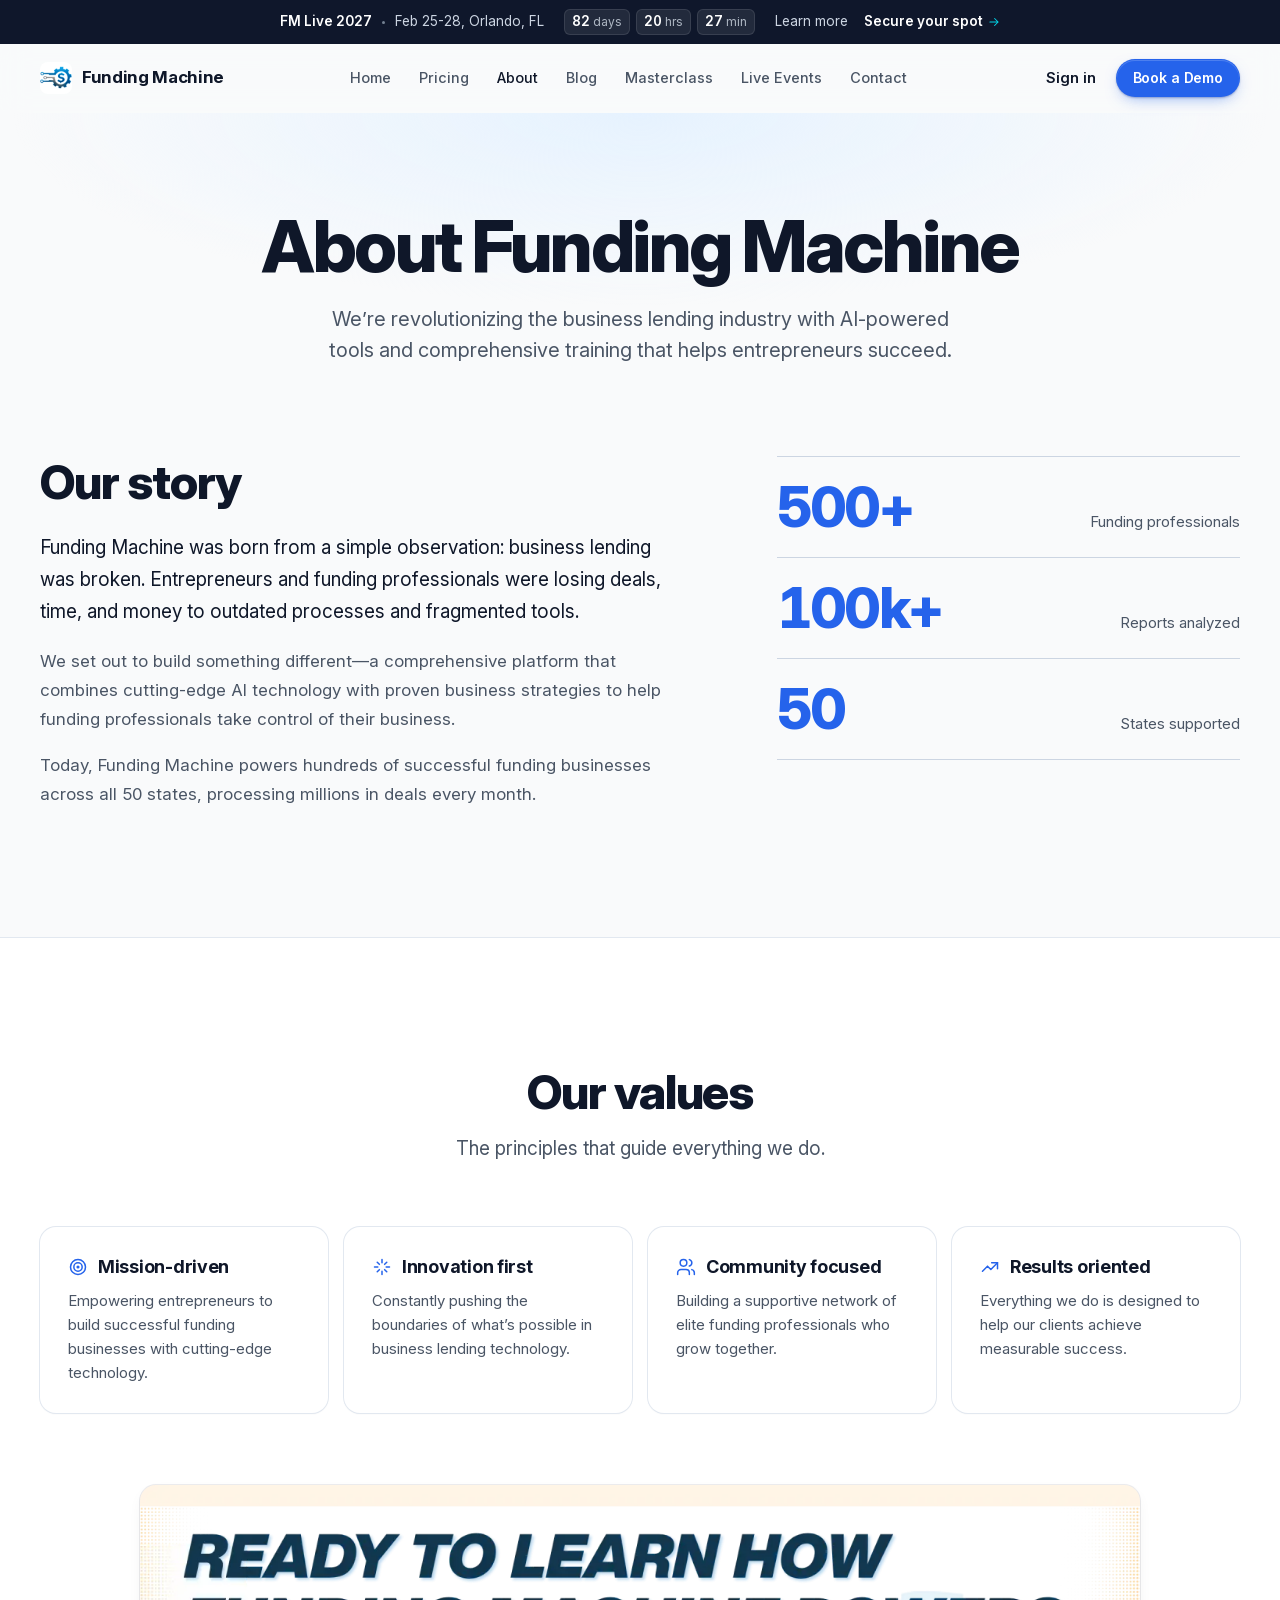
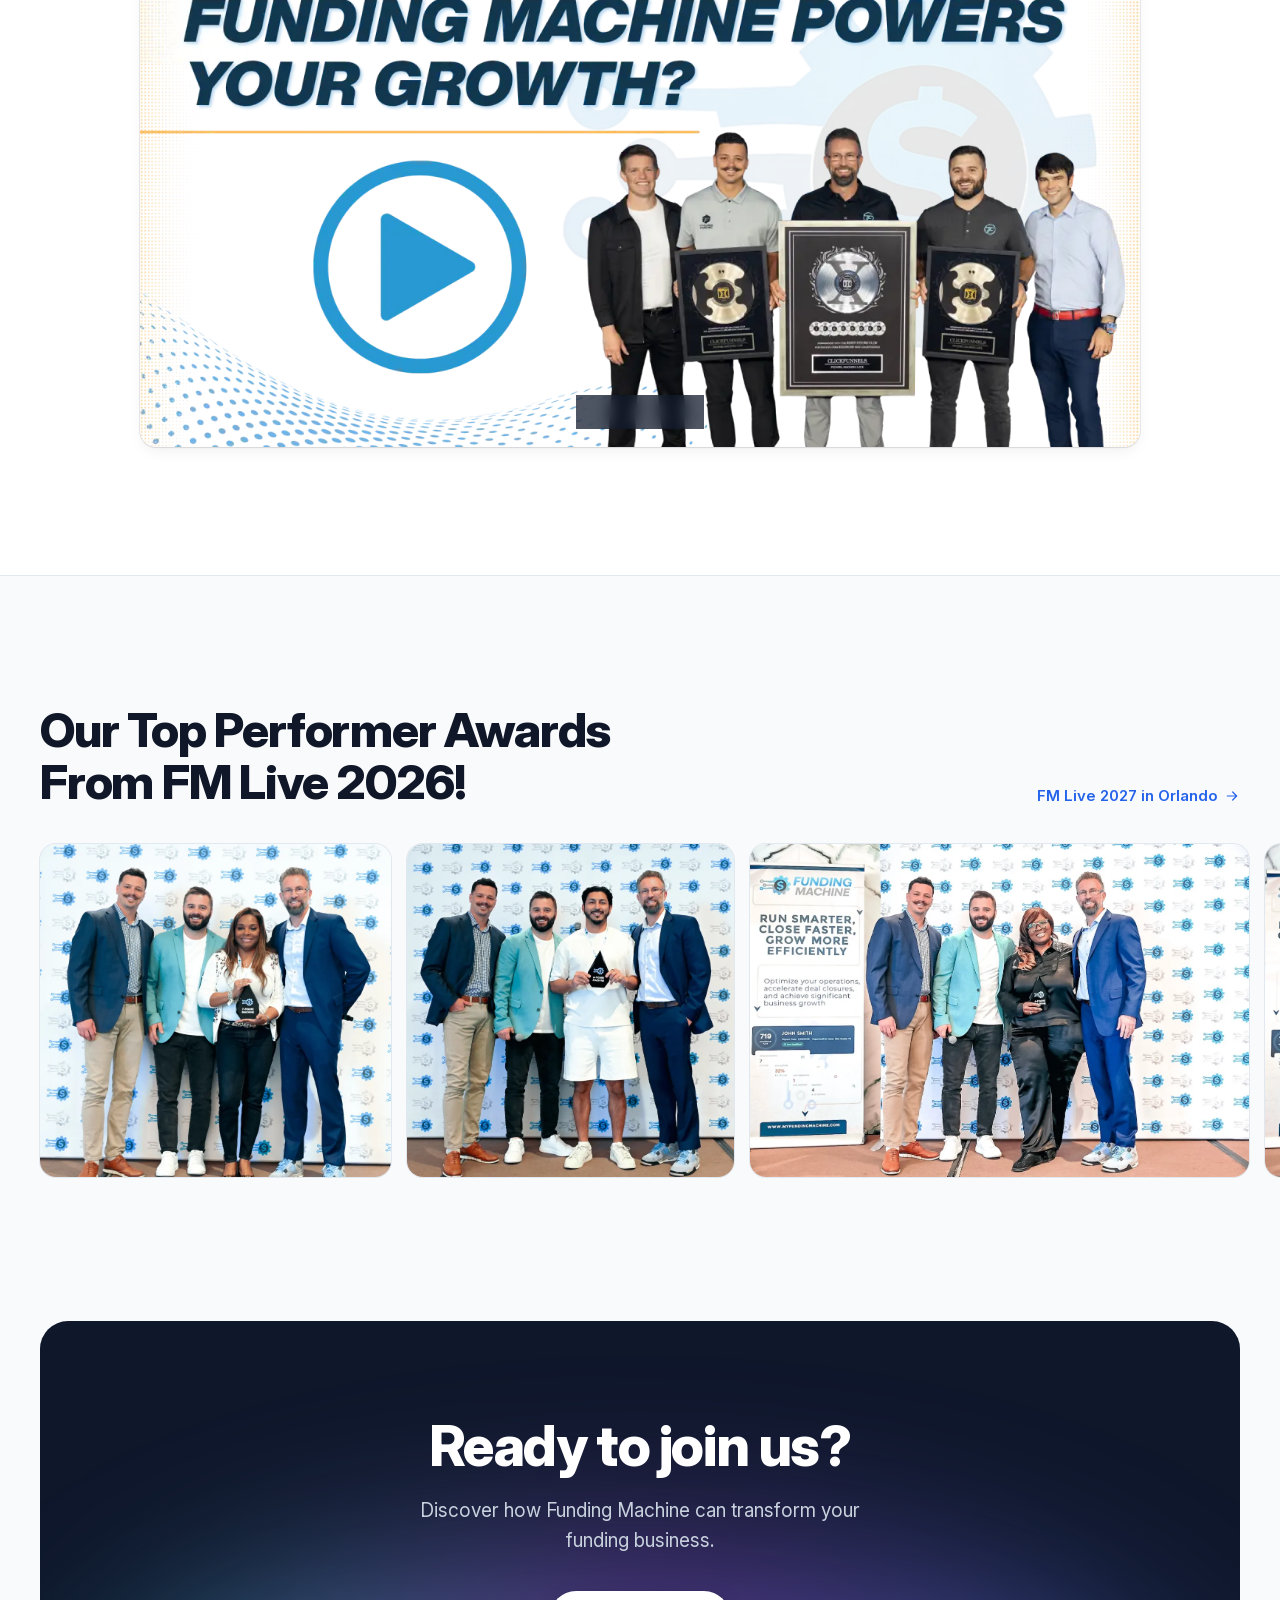
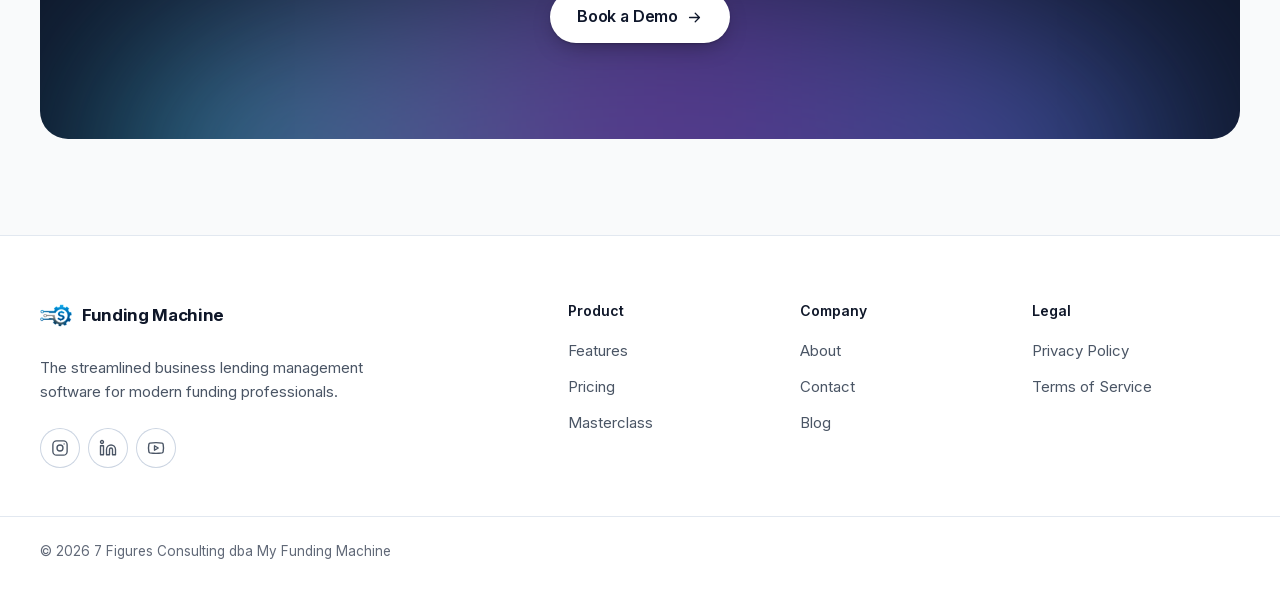
<file: about.html>
<!doctype html>
<html lang="en">
<head>
<meta charset="utf-8">
<meta name="viewport" content="width=device-width, initial-scale=1">
<title>About Funding Machine | AI-Powered Lending Platform</title>
<meta name="description" content="We&rsquo;re revolutionizing the business lending industry with AI-powered tools and comprehensive training that helps entrepreneurs succeed.">
<meta name="theme-color" content="#0f172a">
<link rel="canonical" href="https://myfundingmachine.com/about">
<meta property="og:type" content="website">
<meta property="og:site_name" content="Funding Machine">
<meta property="og:title" content="About Funding Machine | AI-Powered Lending Platform">
<meta property="og:description" content="We&rsquo;re revolutionizing the business lending industry with AI-powered tools and comprehensive training that helps entrepreneurs succeed.">
<meta property="og:url" content="https://myfundingmachine.com/about">
<meta property="og:image" content="assets/img/app-overview.webp">
<meta name="twitter:card" content="summary_large_image">
<link rel="icon" type="image/png" href="assets/img/mark-192.png">
<link rel="apple-touch-icon" href="assets/img/mark-192.png">
<link rel="preload" href="assets/fonts/inter.woff2" as="font" type="font/woff2" crossorigin>
<link rel="stylesheet" href="assets/css/site.css">
</head>
<body>
<a class="skip" href="#main">Skip to content</a>

<div class="event-bar">
  <div class="wrap event-bar__inner">
    <p class="event-bar__what"><strong>FM Live 2027</strong><span class="event-bar__sep" aria-hidden="true"></span><span>Feb 25-28, Orlando, FL</span></p>
    <p class="event-bar__count" id="countdown" aria-label="Countdown to FM Live 2027">
      <span class="chip"><b data-cd="d">--</b><span><span class="u-long">days</span><span class="u-short">d</span></span></span>
      <span class="chip"><b data-cd="h">--</b><span><span class="u-long">hrs</span><span class="u-short">h</span></span></span>
      <span class="chip chip--min"><b data-cd="m">--</b><span>min</span></span>
    </p>
    <p class="event-bar__links">
      <a class="event-bar__more" href="live-events.html">Learn more</a>
      <a class="event-bar__cta" href="live-events.html">Secure your spot
        <svg class="icon" viewBox="0 0 24 24" aria-hidden="true"><path d="M5 12h14M13 6l6 6-6 6"/></svg>
      </a>
    </p>
  </div>
</div>

<header class="site-head" id="site-head">
  <div class="wrap site-head__inner">
    <a class="brand" href="index.html" aria-label="Funding Machine home">
      <img src="assets/img/mark-192.png" alt="" width="32" height="32">
      <span>Funding Machine</span>
    </a>
    <nav class="nav" id="site-nav" aria-label="Main">
      <ul class="nav__links">
        <li><a href="index.html">Home</a></li>
        <li><a href="pricing.html">Pricing</a></li>
        <li><a href="about.html" aria-current="page">About</a></li>
        <li><a href="blog.html">Blog</a></li>
        <li><a href="masterclass.html">Masterclass</a></li>
        <li><a href="live-events.html">Live Events</a></li>
        <li><a href="contact.html">Contact</a></li>
      </ul>
      <div class="nav__actions">
        <a class="nav__signin" href="https://app.myfundingmachine.com">Sign in</a>
        <a class="btn btn--primary btn--sm" href="book-demo.html">Book a Demo</a>
      </div>
    </nav>
    <button class="nav-toggle" type="button" aria-expanded="false" aria-controls="site-nav" aria-label="Open menu">
      <svg viewBox="0 0 24 24" aria-hidden="true"><path class="l1" d="M4 8h16"/><path class="l2" d="M4 16h16"/></svg>
    </button>
  </div>
</header>

<main id="main">
<section class="page-hero" aria-labelledby="page-title">
  <div class="wrap page-hero__inner">
    <h1 id="page-title">About Funding Machine</h1>
    <p class="page-hero__lede">We&rsquo;re revolutionizing the business lending industry with AI-powered tools and comprehensive training that helps entrepreneurs succeed.</p>
  </div>
</section>

<section class="section section--flush" aria-labelledby="story-title">
  <div class="wrap story">
    <div class="story__copy">
      <h2 id="story-title">Our story</h2>
      <p>Funding Machine was born from a simple observation: business lending was broken. Entrepreneurs and funding professionals were losing deals, time, and money to outdated processes and fragmented tools.</p>
      <p>We set out to build something different&mdash;a comprehensive platform that combines cutting-edge AI technology with proven business strategies to help funding professionals take control of their business.</p>
      <p>Today, Funding Machine powers hundreds of successful funding businesses across all 50 states, processing millions in deals every month.</p>
    </div>
    <dl class="stats">
      <div><dt>Funding professionals</dt><dd>500+</dd></div>
      <div><dt>Reports analyzed</dt><dd>100k+</dd></div>
      <div><dt>States supported</dt><dd>50</dd></div>
    </dl>
  </div>
</section>

<section class="section section--band" aria-labelledby="values-title">
  <div class="wrap">
    <div class="section-head">
      <h2 id="values-title">Our values</h2>
      <p>The principles that guide everything we do.</p>
    </div>
    <ul class="values-grid">
      <li class="feature-card">
        <h3><svg class="icon" viewBox="0 0 24 24" aria-hidden="true"><circle cx="12" cy="12" r="9"/><circle cx="12" cy="12" r="5"/><circle cx="12" cy="12" r="1"/></svg>Mission-driven</h3>
        <p>Empowering entrepreneurs to build successful funding businesses with cutting-edge technology.</p>
      </li>
      <li class="feature-card">
        <h3><svg class="icon" viewBox="0 0 24 24" aria-hidden="true"><path d="M12 3v4M12 17v4M3 12h4M17 12h4M6.3 6.3l2.5 2.5M15.2 15.2l2.5 2.5M6.3 17.7l2.5-2.5M15.2 8.8l2.5-2.5"/></svg>Innovation first</h3>
        <p>Constantly pushing the boundaries of what&rsquo;s possible in business lending technology.</p>
      </li>
      <li class="feature-card">
        <h3><svg class="icon" viewBox="0 0 24 24" aria-hidden="true"><path d="M16 21v-2a4 4 0 0 0-4-4H6a4 4 0 0 0-4 4v2"/><circle cx="9" cy="7" r="4"/><path d="M22 21v-2a4 4 0 0 0-3-3.87"/><path d="M16 3.13a4 4 0 0 1 0 7.75"/></svg>Community focused</h3>
        <p>Building a supportive network of elite funding professionals who grow together.</p>
      </li>
      <li class="feature-card">
        <h3><svg class="icon" viewBox="0 0 24 24" aria-hidden="true"><path d="M3 17l6-6 4 4 8-8"/><path d="M14 7h7v7"/></svg>Results oriented</h3>
        <p>Everything we do is designed to help our clients achieve measurable success.</p>
      </li>
    </ul>
    <div class="player player--feature about-video" data-embed="https://player.vimeo.com/video/1188152415?autoplay=1" data-title="How Funding Machine powers your growth">
      <img src="assets/img/about-video.webp" alt="Video: Ready to learn how Funding Machine powers your growth?" width="1280" height="720" loading="lazy">
      <button class="player__play" type="button">
        <span class="player__btn"><svg viewBox="0 0 24 24" aria-hidden="true"><path d="M8 5.5v13l11-6.5z"/></svg></span>
        <span class="player__label">Play the video</span>
      </button>
    </div>
  </div>
</section>

<section class="awards" aria-labelledby="awards-title">
  <div class="wrap awards__head">
    <h2 id="awards-title">Our Top Performer Awards From FM Live 2026!</h2>
    <a class="link-arrow" href="live-events.html">FM Live 2027 in Orlando<svg class="icon" viewBox="0 0 24 24" aria-hidden="true"><path d="M5 12h14M13 6l6 6-6 6"/></svg></a>
  </div>
  <ul class="awards__strip" tabindex="0" aria-label="FM Live 2026 award photos, scrolls sideways">
    <li><img src="assets/img/award-1.webp" alt="A Top Performer award winner with the Funding Machine team at FM Live 2026" width="948" height="900" loading="lazy"></li>
    <li><img src="assets/img/award-2.webp" alt="A Top Performer award winner holding the award at FM Live 2026" width="884" height="900" loading="lazy"></li>
    <li><img src="assets/img/award-3.webp" alt="Award winner on stage at FM Live 2026" width="1351" height="900" loading="lazy"></li>
    <li><img src="assets/img/award-4.webp" alt="Award presentation at FM Live 2026" width="1385" height="900" loading="lazy"></li>
    <li><img src="assets/img/award-5.webp" alt="A Top Performer award winner with the Funding Machine team" width="849" height="900" loading="lazy"></li>
    <li><img src="assets/img/award-6.webp" alt="Award winners at FM Live 2026" width="1079" height="900" loading="lazy"></li>
    <li><img src="assets/img/award-7.webp" alt="Award presentation on stage at FM Live 2026" width="1376" height="900" loading="lazy"></li>
  </ul>
</section>

<section class="cta" aria-labelledby="cta-title">
  <div class="wrap">
    <div class="cta__panel">
      <h2 id="cta-title">Ready to join us?</h2>
      <p>Discover how Funding Machine can transform your funding business.</p>
      <div class="cta__actions">
        <a class="btn btn--light btn--lg" href="book-demo.html">Book a Demo
          <svg class="icon" viewBox="0 0 24 24" aria-hidden="true"><path d="M5 12h14M13 6l6 6-6 6"/></svg>
        </a>
      </div>
    </div>
  </div>
</section>
</main>

<footer class="foot">
  <div class="wrap foot__grid">
    <div class="foot__brand">
      <a class="brand" href="index.html">
        <img src="assets/img/mark-192.png" alt="" width="32" height="32">
        <span>Funding Machine</span>
      </a>
      <p>The streamlined business lending management software for modern funding professionals.</p>
      <ul class="foot__social">
        <li><a href="https://www.instagram.com/7figures_club/" aria-label="Instagram"><svg class="icon" viewBox="0 0 24 24" aria-hidden="true"><rect x="2.5" y="2.5" width="19" height="19" rx="5"/><circle cx="12" cy="12" r="4"/><path d="M17.5 6.5h.01"/></svg></a></li>
        <li><a href="https://www.linkedin.com/company/7-figures-club" aria-label="LinkedIn"><svg class="icon" viewBox="0 0 24 24" aria-hidden="true"><path d="M16 8a6 6 0 0 1 6 6v7h-4v-7a2 2 0 0 0-4 0v7h-4v-7a6 6 0 0 1 6-6z"/><rect x="2" y="9" width="4" height="12"/><circle cx="4" cy="4" r="2"/></svg></a></li>
        <li><a href="https://www.youtube.com/c/7FiguresFunding" aria-label="YouTube"><svg class="icon" viewBox="0 0 24 24" aria-hidden="true"><path d="M2.5 17a24 24 0 0 1 0-10 2 2 0 0 1 1.4-1.4 49.6 49.6 0 0 1 16.2 0A2 2 0 0 1 21.5 7a24 24 0 0 1 0 10 2 2 0 0 1-1.4 1.4 49.6 49.6 0 0 1-16.2 0A2 2 0 0 1 2.5 17"/><path d="m10 15 5-3-5-3z"/></svg></a></li>
      </ul>
    </div>
    <nav class="foot__links" aria-label="Footer">
      <div>
        <h3>Product</h3>
        <ul>
          <li><a href="index.html#features">Features</a></li>
          <li><a href="pricing.html">Pricing</a></li>
          <li><a href="masterclass.html">Masterclass</a></li>
        </ul>
      </div>
      <div>
        <h3>Company</h3>
        <ul>
          <li><a href="about.html">About</a></li>
          <li><a href="contact.html">Contact</a></li>
          <li><a href="blog.html">Blog</a></li>
        </ul>
      </div>
      <div>
        <h3>Legal</h3>
        <ul>
          <li><a href="privacy.html">Privacy Policy</a></li>
          <li><a href="terms-of-service.html">Terms of Service</a></li>
        </ul>
      </div>
    </nav>
  </div>
  <div class="wrap foot__base">
    <p>&copy; 2026 7 Figures Consulting dba My Funding Machine</p>
  </div>
</footer>

<script src="assets/js/site.js" defer></script>
</body>
</html>
</file>
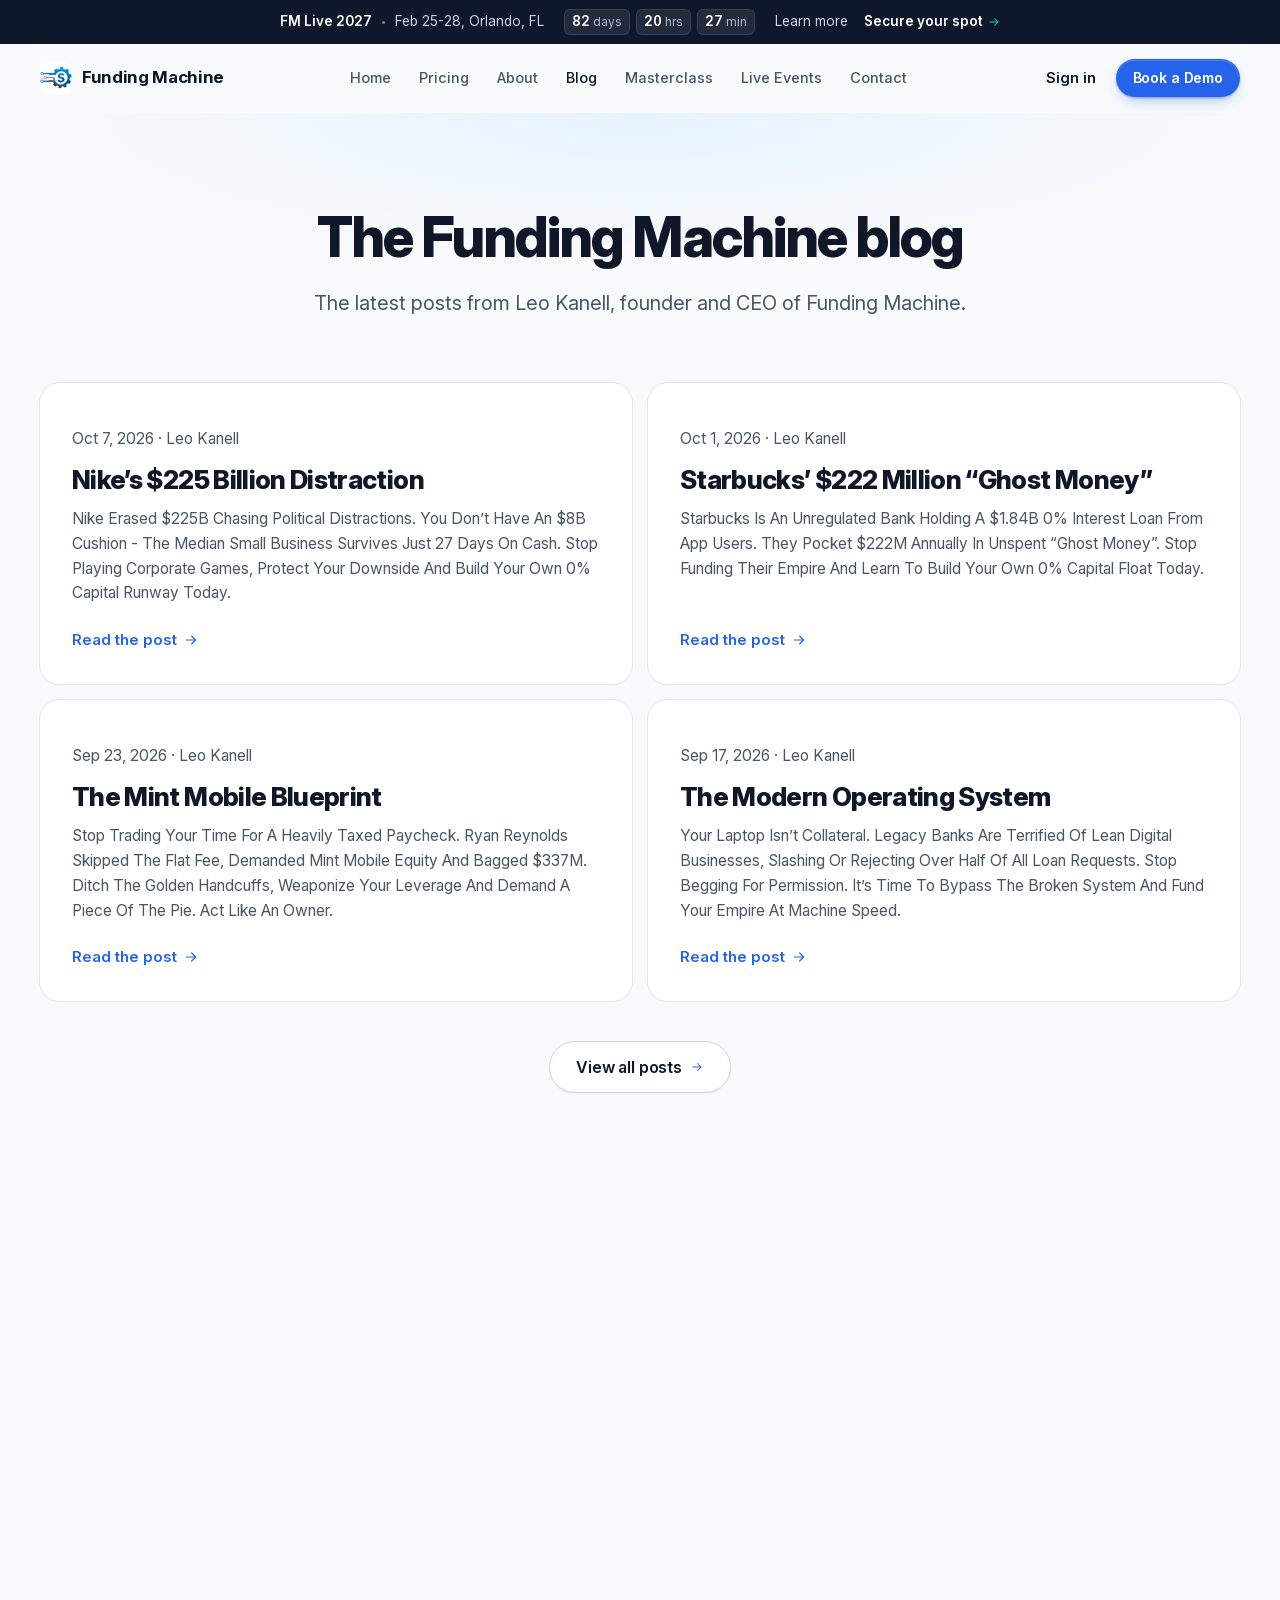
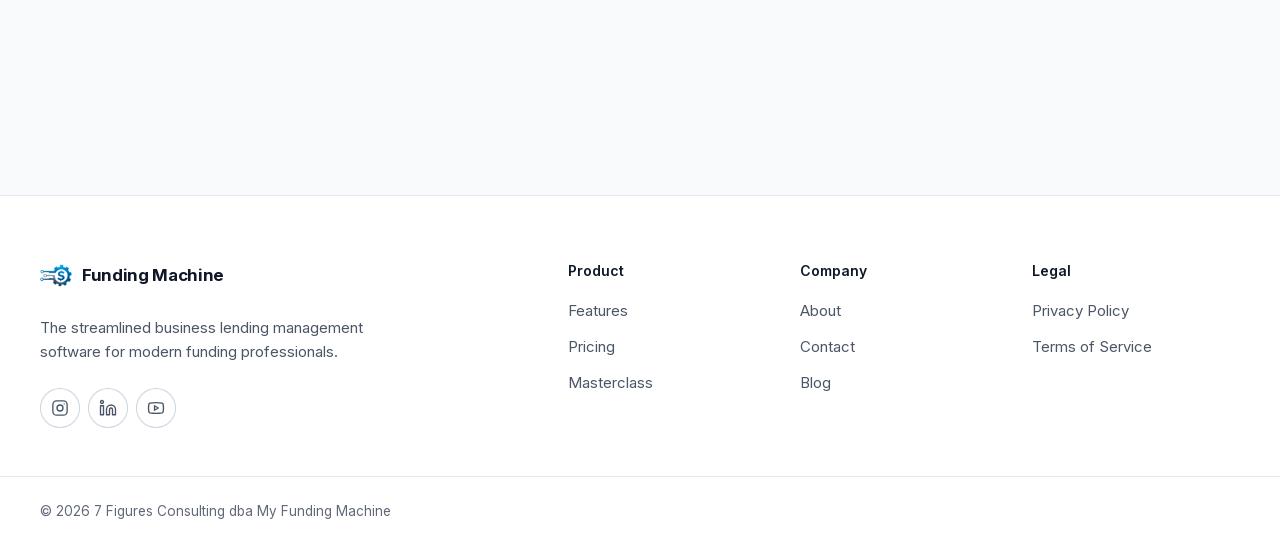
<file: blog.html>
<!doctype html>
<html lang="en">
<head>
<meta charset="utf-8">
<meta name="viewport" content="width=device-width, initial-scale=1">
<title>Blog | Funding Machine</title>
<meta name="description" content="Insights on capital, funding and building a funding business, from the Funding Machine team.">
<meta name="theme-color" content="#0f172a">
<link rel="canonical" href="https://myfundingmachine.com/blog">
<meta property="og:type" content="website">
<meta property="og:site_name" content="Funding Machine">
<meta property="og:title" content="Blog | Funding Machine">
<meta property="og:description" content="Insights on capital, funding and building a funding business, from the Funding Machine team.">
<meta property="og:url" content="https://myfundingmachine.com/blog">
<meta property="og:image" content="assets/img/app-overview.webp">
<meta name="twitter:card" content="summary_large_image">
<link rel="icon" type="image/png" href="assets/img/mark-192.png">
<link rel="apple-touch-icon" href="assets/img/mark-192.png">
<link rel="preload" href="assets/fonts/inter.woff2" as="font" type="font/woff2" crossorigin>
<link rel="stylesheet" href="assets/css/site.css">
</head>
<body>
<a class="skip" href="#main">Skip to content</a>

<div class="event-bar">
  <div class="wrap event-bar__inner">
    <p class="event-bar__what"><strong>FM Live 2027</strong><span class="event-bar__sep" aria-hidden="true"></span><span>Feb 25-28, Orlando, FL</span></p>
    <p class="event-bar__count" id="countdown" aria-label="Countdown to FM Live 2027">
      <span class="chip"><b data-cd="d">--</b><span><span class="u-long">days</span><span class="u-short">d</span></span></span>
      <span class="chip"><b data-cd="h">--</b><span><span class="u-long">hrs</span><span class="u-short">h</span></span></span>
      <span class="chip chip--min"><b data-cd="m">--</b><span>min</span></span>
    </p>
    <p class="event-bar__links">
      <a class="event-bar__more" href="live-events.html">Learn more</a>
      <a class="event-bar__cta" href="live-events.html">Secure your spot
        <svg class="icon" viewBox="0 0 24 24" aria-hidden="true"><path d="M5 12h14M13 6l6 6-6 6"/></svg>
      </a>
    </p>
  </div>
</div>

<header class="site-head" id="site-head">
  <div class="wrap site-head__inner">
    <a class="brand" href="index.html" aria-label="Funding Machine home">
      <img src="assets/img/mark-192.png" alt="" width="32" height="32">
      <span>Funding Machine</span>
    </a>
    <nav class="nav" id="site-nav" aria-label="Main">
      <ul class="nav__links">
        <li><a href="index.html">Home</a></li>
        <li><a href="pricing.html">Pricing</a></li>
        <li><a href="about.html">About</a></li>
        <li><a href="blog.html" aria-current="page">Blog</a></li>
        <li><a href="masterclass.html">Masterclass</a></li>
        <li><a href="live-events.html">Live Events</a></li>
        <li><a href="contact.html">Contact</a></li>
      </ul>
      <div class="nav__actions">
        <a class="nav__signin" href="https://app.myfundingmachine.com">Sign in</a>
        <a class="btn btn--primary btn--sm" href="book-demo.html">Book a Demo</a>
      </div>
    </nav>
    <button class="nav-toggle" type="button" aria-expanded="false" aria-controls="site-nav" aria-label="Open menu">
      <svg viewBox="0 0 24 24" aria-hidden="true"><path class="l1" d="M4 8h16"/><path class="l2" d="M4 16h16"/></svg>
    </button>
  </div>
</header>

<main id="main">
<section class="page-hero page-hero--compact" aria-labelledby="page-title">
  <div class="wrap page-hero__inner">
    <h1 id="page-title">The Funding Machine blog</h1>
    <p class="page-hero__lede">The latest posts from Leo Kanell, founder and CEO of Funding Machine.</p>
  </div>
</section>

<section class="section section--flush" aria-label="Latest posts">
  <div class="wrap">
    <ul class="posts">
      <li class="post">
        <p class="post__meta"><time datetime="2026-10-07">Oct 7, 2026</time> &middot; Leo Kanell</p>
        <h2><a href="https://blog.myfundingmachine.com/post/nikes-225-billion-distraction">Nike&rsquo;s $225 Billion Distraction</a></h2>
        <p>Nike Erased $225B Chasing Political Distractions. You Don&rsquo;t Have An $8B Cushion - The Median Small Business Survives Just 27 Days On Cash. Stop Playing Corporate Games, Protect Your Downside And Build Your Own 0% Capital Runway Today.</p>
        <span class="link-arrow" aria-hidden="true">Read the post<svg class="icon" viewBox="0 0 24 24" aria-hidden="true"><path d="M5 12h14M13 6l6 6-6 6"/></svg></span>
      </li>
      <li class="post">
        <p class="post__meta"><time datetime="2026-10-01">Oct 1, 2026</time> &middot; Leo Kanell</p>
        <h2><a href="https://blog.myfundingmachine.com/post/starbucks-222-million-ghost-money">Starbucks&rsquo; $222 Million &ldquo;Ghost Money&rdquo;</a></h2>
        <p>Starbucks Is An Unregulated Bank Holding A $1.84B 0% Interest Loan From App Users. They Pocket $222M Annually In Unspent &ldquo;Ghost Money&rdquo;. Stop Funding Their Empire And Learn To Build Your Own 0% Capital Float Today.</p>
        <span class="link-arrow" aria-hidden="true">Read the post<svg class="icon" viewBox="0 0 24 24" aria-hidden="true"><path d="M5 12h14M13 6l6 6-6 6"/></svg></span>
      </li>
      <li class="post">
        <p class="post__meta"><time datetime="2026-09-23">Sep 23, 2026</time> &middot; Leo Kanell</p>
        <h2><a href="https://blog.myfundingmachine.com/post/the-mint-mobile-blueprint">The Mint Mobile Blueprint</a></h2>
        <p>Stop Trading Your Time For A Heavily Taxed Paycheck. Ryan Reynolds Skipped The Flat Fee, Demanded Mint Mobile Equity And Bagged $337M. Ditch The Golden Handcuffs, Weaponize Your Leverage And Demand A Piece Of The Pie. Act Like An Owner.</p>
        <span class="link-arrow" aria-hidden="true">Read the post<svg class="icon" viewBox="0 0 24 24" aria-hidden="true"><path d="M5 12h14M13 6l6 6-6 6"/></svg></span>
      </li>
      <li class="post">
        <p class="post__meta"><time datetime="2026-09-17">Sep 17, 2026</time> &middot; Leo Kanell</p>
        <h2><a href="https://blog.myfundingmachine.com/post/the-modern-operating-system">The Modern Operating System</a></h2>
        <p>Your Laptop Isn&rsquo;t Collateral. Legacy Banks Are Terrified Of Lean Digital Businesses, Slashing Or Rejecting Over Half Of All Loan Requests. Stop Begging For Permission. It&rsquo;s Time To Bypass The Broken System And Fund Your Empire At Machine Speed.</p>
        <span class="link-arrow" aria-hidden="true">Read the post<svg class="icon" viewBox="0 0 24 24" aria-hidden="true"><path d="M5 12h14M13 6l6 6-6 6"/></svg></span>
      </li>
    </ul>
    <div class="section-cta">
      <a class="btn btn--secondary btn--lg" href="https://blog.myfundingmachine.com/">View all posts
        <svg class="icon" viewBox="0 0 24 24" aria-hidden="true"><path d="M5 12h14M13 6l6 6-6 6"/></svg>
      </a>
    </div>
  </div>
</section>

<section class="cta" aria-labelledby="cta-title">
  <div class="wrap">
    <div class="cta__panel">
      <h2 id="cta-title">Ready to transform your funding business?</h2>
      <p>Join the elite funding professionals scaling with AI-powered automation and full revenue control.</p>
      <div class="cta__actions">
        <a class="btn btn--light btn--lg" href="book-demo.html">Book a Demo
          <svg class="icon" viewBox="0 0 24 24" aria-hidden="true"><path d="M5 12h14M13 6l6 6-6 6"/></svg>
        </a>
      </div>
    </div>
  </div>
</section>
</main>

<footer class="foot">
  <div class="wrap foot__grid">
    <div class="foot__brand">
      <a class="brand" href="index.html">
        <img src="assets/img/mark-192.png" alt="" width="32" height="32">
        <span>Funding Machine</span>
      </a>
      <p>The streamlined business lending management software for modern funding professionals.</p>
      <ul class="foot__social">
        <li><a href="https://www.instagram.com/7figures_club/" aria-label="Instagram"><svg class="icon" viewBox="0 0 24 24" aria-hidden="true"><rect x="2.5" y="2.5" width="19" height="19" rx="5"/><circle cx="12" cy="12" r="4"/><path d="M17.5 6.5h.01"/></svg></a></li>
        <li><a href="https://www.linkedin.com/company/7-figures-club" aria-label="LinkedIn"><svg class="icon" viewBox="0 0 24 24" aria-hidden="true"><path d="M16 8a6 6 0 0 1 6 6v7h-4v-7a2 2 0 0 0-4 0v7h-4v-7a6 6 0 0 1 6-6z"/><rect x="2" y="9" width="4" height="12"/><circle cx="4" cy="4" r="2"/></svg></a></li>
        <li><a href="https://www.youtube.com/c/7FiguresFunding" aria-label="YouTube"><svg class="icon" viewBox="0 0 24 24" aria-hidden="true"><path d="M2.5 17a24 24 0 0 1 0-10 2 2 0 0 1 1.4-1.4 49.6 49.6 0 0 1 16.2 0A2 2 0 0 1 21.5 7a24 24 0 0 1 0 10 2 2 0 0 1-1.4 1.4 49.6 49.6 0 0 1-16.2 0A2 2 0 0 1 2.5 17"/><path d="m10 15 5-3-5-3z"/></svg></a></li>
      </ul>
    </div>
    <nav class="foot__links" aria-label="Footer">
      <div>
        <h3>Product</h3>
        <ul>
          <li><a href="index.html#features">Features</a></li>
          <li><a href="pricing.html">Pricing</a></li>
          <li><a href="masterclass.html">Masterclass</a></li>
        </ul>
      </div>
      <div>
        <h3>Company</h3>
        <ul>
          <li><a href="about.html">About</a></li>
          <li><a href="contact.html">Contact</a></li>
          <li><a href="blog.html">Blog</a></li>
        </ul>
      </div>
      <div>
        <h3>Legal</h3>
        <ul>
          <li><a href="privacy.html">Privacy Policy</a></li>
          <li><a href="terms-of-service.html">Terms of Service</a></li>
        </ul>
      </div>
    </nav>
  </div>
  <div class="wrap foot__base">
    <p>&copy; 2026 7 Figures Consulting dba My Funding Machine</p>
  </div>
</footer>

<script src="assets/js/site.js" defer></script>
</body>
</html>
</file>
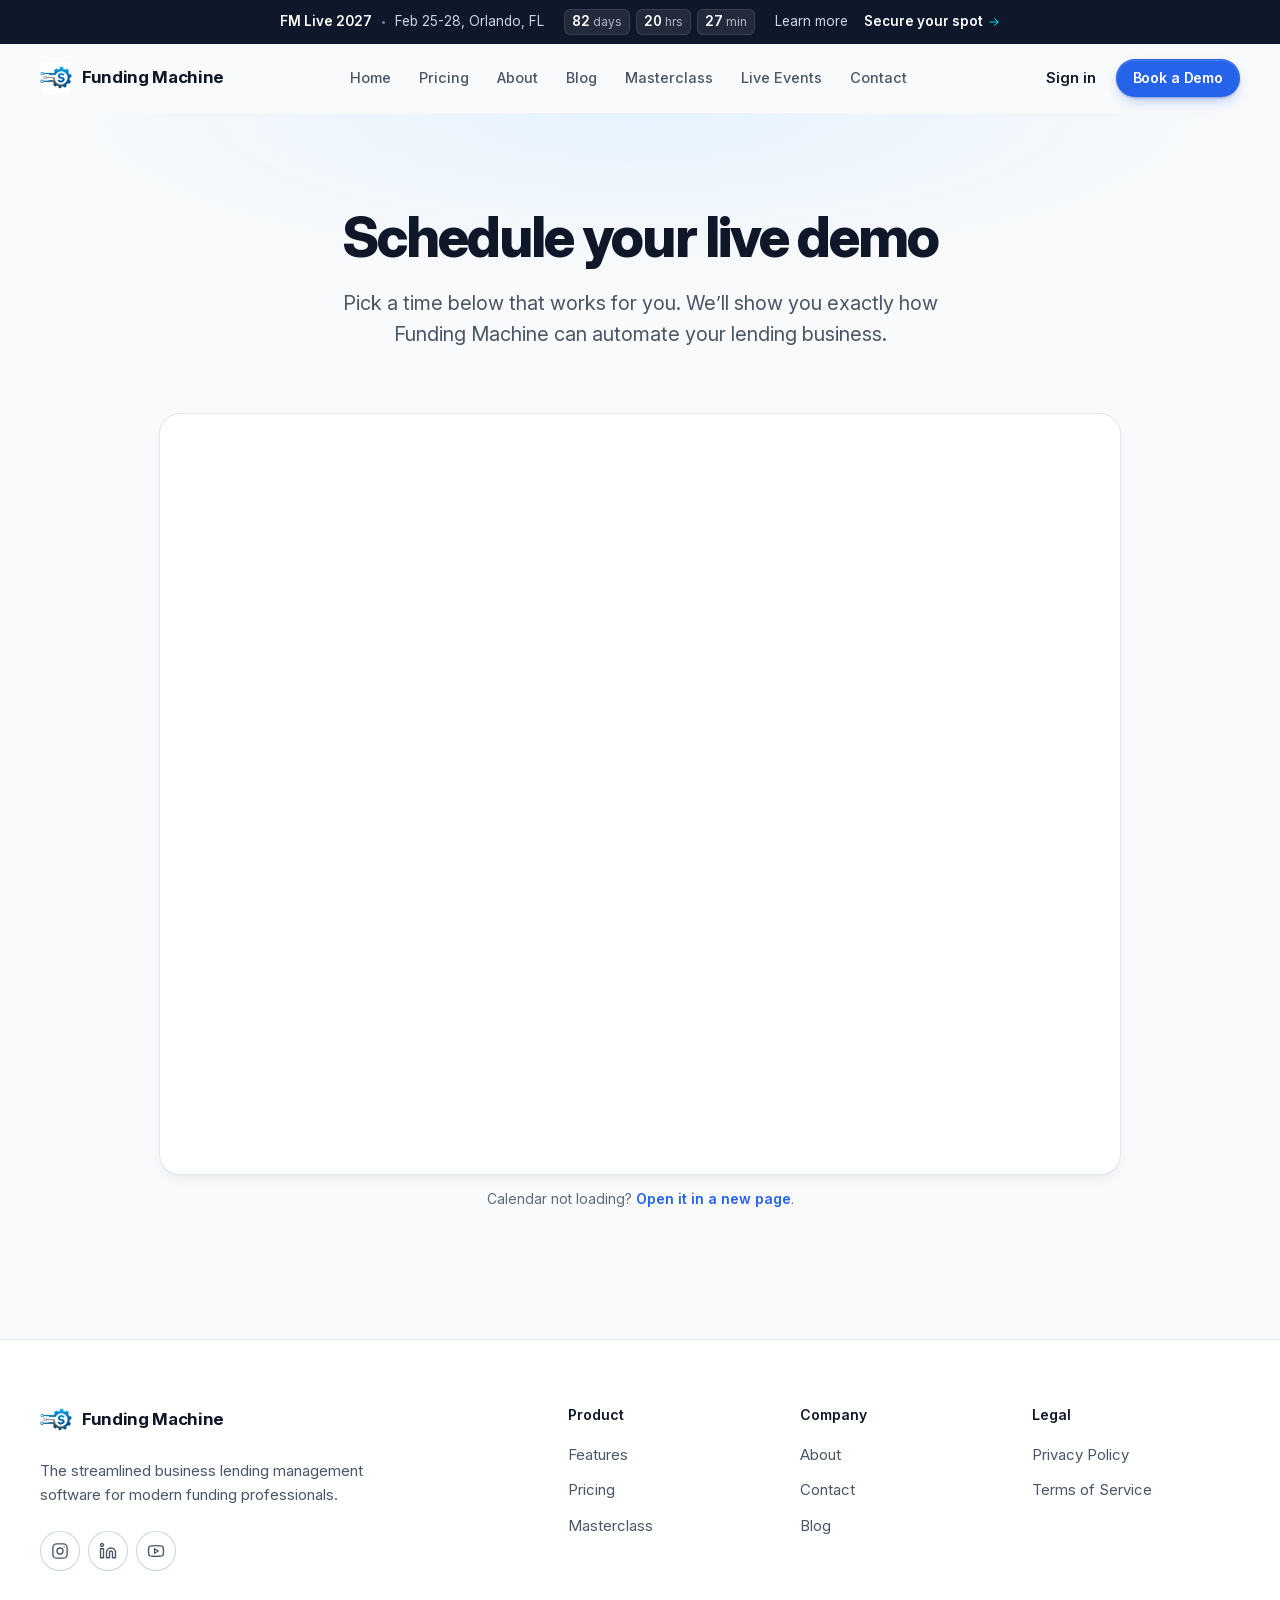
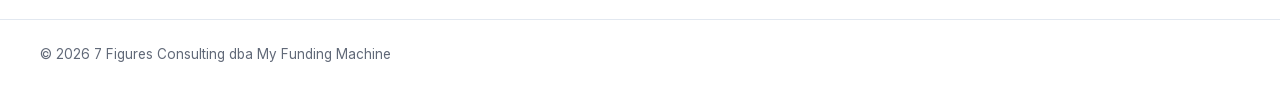
<file: book-demo.html>
<!doctype html>
<html lang="en">
<head>
<meta charset="utf-8">
<meta name="viewport" content="width=device-width, initial-scale=1">
<title>Book a Demo | Funding Machine</title>
<meta name="description" content="Pick a time that works for you. We&rsquo;ll show you exactly how Funding Machine can automate your lending business.">
<meta name="theme-color" content="#0f172a">
<link rel="canonical" href="https://myfundingmachine.com/book-demo">
<meta property="og:type" content="website">
<meta property="og:site_name" content="Funding Machine">
<meta property="og:title" content="Book a Demo | Funding Machine">
<meta property="og:description" content="Pick a time that works for you. We&rsquo;ll show you exactly how Funding Machine can automate your lending business.">
<meta property="og:url" content="https://myfundingmachine.com/book-demo">
<meta property="og:image" content="assets/img/app-overview.webp">
<meta name="twitter:card" content="summary_large_image">
<link rel="icon" type="image/png" href="assets/img/mark-192.png">
<link rel="apple-touch-icon" href="assets/img/mark-192.png">
<link rel="preload" href="assets/fonts/inter.woff2" as="font" type="font/woff2" crossorigin>
<link rel="stylesheet" href="assets/css/site.css">
</head>
<body>
<a class="skip" href="#main">Skip to content</a>

<div class="event-bar">
  <div class="wrap event-bar__inner">
    <p class="event-bar__what"><strong>FM Live 2027</strong><span class="event-bar__sep" aria-hidden="true"></span><span>Feb 25-28, Orlando, FL</span></p>
    <p class="event-bar__count" id="countdown" aria-label="Countdown to FM Live 2027">
      <span class="chip"><b data-cd="d">--</b><span><span class="u-long">days</span><span class="u-short">d</span></span></span>
      <span class="chip"><b data-cd="h">--</b><span><span class="u-long">hrs</span><span class="u-short">h</span></span></span>
      <span class="chip chip--min"><b data-cd="m">--</b><span>min</span></span>
    </p>
    <p class="event-bar__links">
      <a class="event-bar__more" href="live-events.html">Learn more</a>
      <a class="event-bar__cta" href="live-events.html">Secure your spot
        <svg class="icon" viewBox="0 0 24 24" aria-hidden="true"><path d="M5 12h14M13 6l6 6-6 6"/></svg>
      </a>
    </p>
  </div>
</div>

<header class="site-head" id="site-head">
  <div class="wrap site-head__inner">
    <a class="brand" href="index.html" aria-label="Funding Machine home">
      <img src="assets/img/mark-192.png" alt="" width="32" height="32">
      <span>Funding Machine</span>
    </a>
    <nav class="nav" id="site-nav" aria-label="Main">
      <ul class="nav__links">
        <li><a href="index.html">Home</a></li>
        <li><a href="pricing.html">Pricing</a></li>
        <li><a href="about.html">About</a></li>
        <li><a href="blog.html">Blog</a></li>
        <li><a href="masterclass.html">Masterclass</a></li>
        <li><a href="live-events.html">Live Events</a></li>
        <li><a href="contact.html">Contact</a></li>
      </ul>
      <div class="nav__actions">
        <a class="nav__signin" href="https://app.myfundingmachine.com">Sign in</a>
        <a class="btn btn--primary btn--sm" href="book-demo.html">Book a Demo</a>
      </div>
    </nav>
    <button class="nav-toggle" type="button" aria-expanded="false" aria-controls="site-nav" aria-label="Open menu">
      <svg viewBox="0 0 24 24" aria-hidden="true"><path class="l1" d="M4 8h16"/><path class="l2" d="M4 16h16"/></svg>
    </button>
  </div>
</header>

<main id="main">
<section class="page-hero page-hero--compact" aria-labelledby="page-title">
  <div class="wrap page-hero__inner">
    <h1 id="page-title">Schedule your live demo</h1>
    <p class="page-hero__lede">Pick a time below that works for you. We&rsquo;ll show you exactly how Funding Machine can automate your lending business.</p>
  </div>
</section>

<section class="section section--flush" aria-label="Booking calendar">
  <div class="wrap">
    <div class="booking booking--solo">
      <iframe src="https://link.myfundingmachine.com/widget/booking/zD9Ufpq2lIklInzo6nrq" title="Booking calendar" id="booking-demo" scrolling="no"></iframe>
    </div>
    <p class="booking__alt">Calendar not loading? <a href="https://link.myfundingmachine.com/widget/booking/zD9Ufpq2lIklInzo6nrq">Open it in a new page</a>.</p>
  </div>
</section>
<script src="https://link.myfundingmachine.com/js/form_embed.js" defer></script>
</main>

<footer class="foot">
  <div class="wrap foot__grid">
    <div class="foot__brand">
      <a class="brand" href="index.html">
        <img src="assets/img/mark-192.png" alt="" width="32" height="32">
        <span>Funding Machine</span>
      </a>
      <p>The streamlined business lending management software for modern funding professionals.</p>
      <ul class="foot__social">
        <li><a href="https://www.instagram.com/7figures_club/" aria-label="Instagram"><svg class="icon" viewBox="0 0 24 24" aria-hidden="true"><rect x="2.5" y="2.5" width="19" height="19" rx="5"/><circle cx="12" cy="12" r="4"/><path d="M17.5 6.5h.01"/></svg></a></li>
        <li><a href="https://www.linkedin.com/company/7-figures-club" aria-label="LinkedIn"><svg class="icon" viewBox="0 0 24 24" aria-hidden="true"><path d="M16 8a6 6 0 0 1 6 6v7h-4v-7a2 2 0 0 0-4 0v7h-4v-7a6 6 0 0 1 6-6z"/><rect x="2" y="9" width="4" height="12"/><circle cx="4" cy="4" r="2"/></svg></a></li>
        <li><a href="https://www.youtube.com/c/7FiguresFunding" aria-label="YouTube"><svg class="icon" viewBox="0 0 24 24" aria-hidden="true"><path d="M2.5 17a24 24 0 0 1 0-10 2 2 0 0 1 1.4-1.4 49.6 49.6 0 0 1 16.2 0A2 2 0 0 1 21.5 7a24 24 0 0 1 0 10 2 2 0 0 1-1.4 1.4 49.6 49.6 0 0 1-16.2 0A2 2 0 0 1 2.5 17"/><path d="m10 15 5-3-5-3z"/></svg></a></li>
      </ul>
    </div>
    <nav class="foot__links" aria-label="Footer">
      <div>
        <h3>Product</h3>
        <ul>
          <li><a href="index.html#features">Features</a></li>
          <li><a href="pricing.html">Pricing</a></li>
          <li><a href="masterclass.html">Masterclass</a></li>
        </ul>
      </div>
      <div>
        <h3>Company</h3>
        <ul>
          <li><a href="about.html">About</a></li>
          <li><a href="contact.html">Contact</a></li>
          <li><a href="blog.html">Blog</a></li>
        </ul>
      </div>
      <div>
        <h3>Legal</h3>
        <ul>
          <li><a href="privacy.html">Privacy Policy</a></li>
          <li><a href="terms-of-service.html">Terms of Service</a></li>
        </ul>
      </div>
    </nav>
  </div>
  <div class="wrap foot__base">
    <p>&copy; 2026 7 Figures Consulting dba My Funding Machine</p>
  </div>
</footer>

<script src="assets/js/site.js" defer></script>
</body>
</html>
</file>
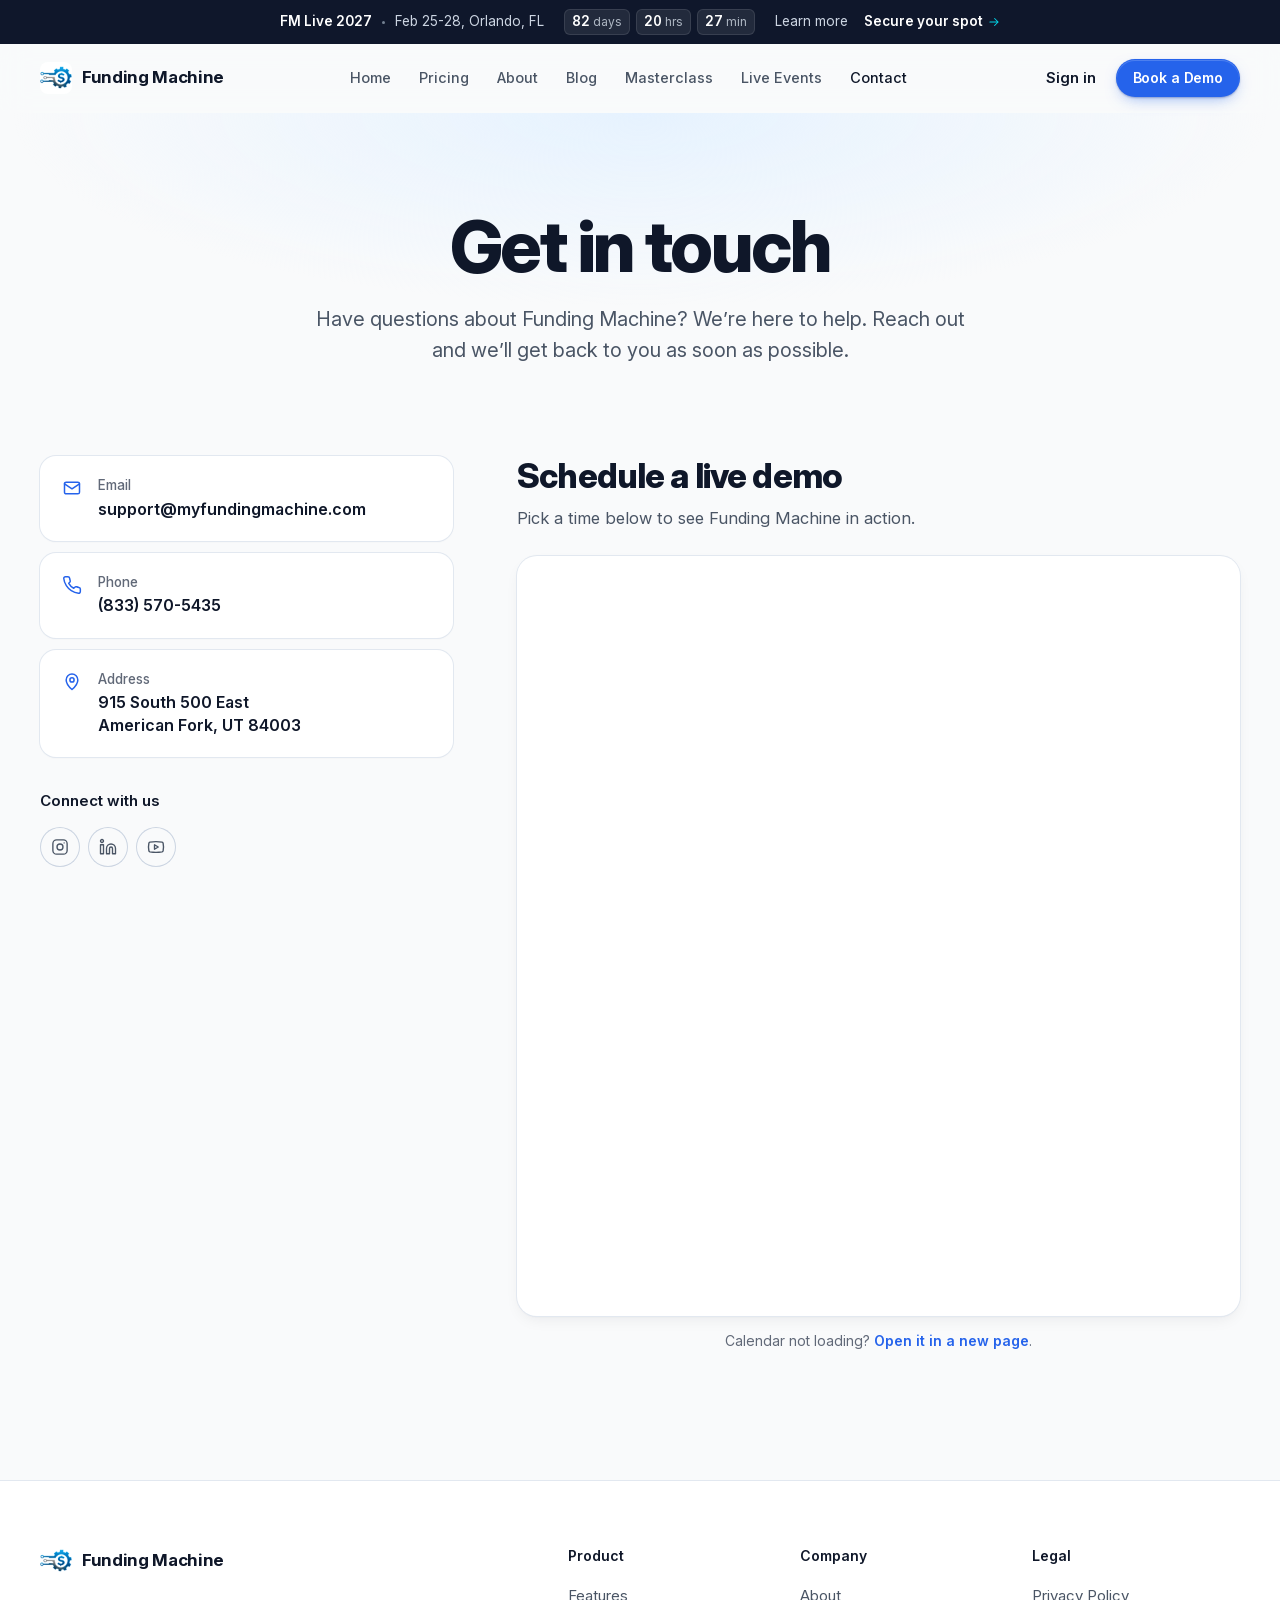
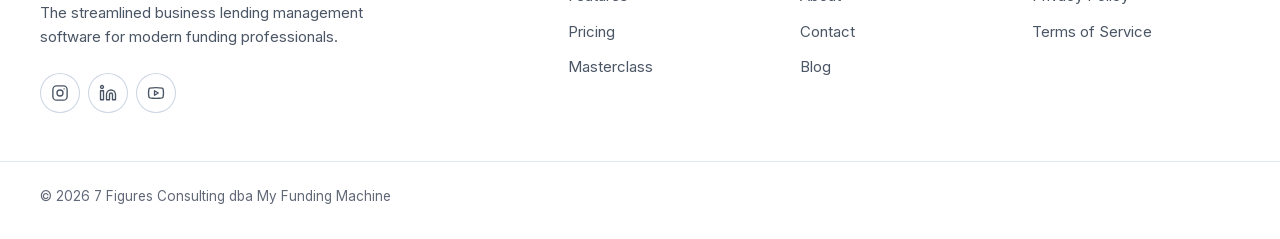
<file: contact.html>
<!doctype html>
<html lang="en">
<head>
<meta charset="utf-8">
<meta name="viewport" content="width=device-width, initial-scale=1">
<title>Contact Funding Machine | Get in Touch</title>
<meta name="description" content="Have questions about Funding Machine? We&rsquo;re here to help. Reach out and we&rsquo;ll get back to you as soon as possible.">
<meta name="theme-color" content="#0f172a">
<link rel="canonical" href="https://myfundingmachine.com/contact">
<meta property="og:type" content="website">
<meta property="og:site_name" content="Funding Machine">
<meta property="og:title" content="Contact Funding Machine | Get in Touch">
<meta property="og:description" content="Have questions about Funding Machine? We&rsquo;re here to help. Reach out and we&rsquo;ll get back to you as soon as possible.">
<meta property="og:url" content="https://myfundingmachine.com/contact">
<meta property="og:image" content="assets/img/app-overview.webp">
<meta name="twitter:card" content="summary_large_image">
<link rel="icon" type="image/png" href="assets/img/mark-192.png">
<link rel="apple-touch-icon" href="assets/img/mark-192.png">
<link rel="preload" href="assets/fonts/inter.woff2" as="font" type="font/woff2" crossorigin>
<link rel="stylesheet" href="assets/css/site.css">
</head>
<body>
<a class="skip" href="#main">Skip to content</a>

<div class="event-bar">
  <div class="wrap event-bar__inner">
    <p class="event-bar__what"><strong>FM Live 2027</strong><span class="event-bar__sep" aria-hidden="true"></span><span>Feb 25-28, Orlando, FL</span></p>
    <p class="event-bar__count" id="countdown" aria-label="Countdown to FM Live 2027">
      <span class="chip"><b data-cd="d">--</b><span><span class="u-long">days</span><span class="u-short">d</span></span></span>
      <span class="chip"><b data-cd="h">--</b><span><span class="u-long">hrs</span><span class="u-short">h</span></span></span>
      <span class="chip chip--min"><b data-cd="m">--</b><span>min</span></span>
    </p>
    <p class="event-bar__links">
      <a class="event-bar__more" href="live-events.html">Learn more</a>
      <a class="event-bar__cta" href="live-events.html">Secure your spot
        <svg class="icon" viewBox="0 0 24 24" aria-hidden="true"><path d="M5 12h14M13 6l6 6-6 6"/></svg>
      </a>
    </p>
  </div>
</div>

<header class="site-head" id="site-head">
  <div class="wrap site-head__inner">
    <a class="brand" href="index.html" aria-label="Funding Machine home">
      <img src="assets/img/mark-192.png" alt="" width="32" height="32">
      <span>Funding Machine</span>
    </a>
    <nav class="nav" id="site-nav" aria-label="Main">
      <ul class="nav__links">
        <li><a href="index.html">Home</a></li>
        <li><a href="pricing.html">Pricing</a></li>
        <li><a href="about.html">About</a></li>
        <li><a href="blog.html">Blog</a></li>
        <li><a href="masterclass.html">Masterclass</a></li>
        <li><a href="live-events.html">Live Events</a></li>
        <li><a href="contact.html" aria-current="page">Contact</a></li>
      </ul>
      <div class="nav__actions">
        <a class="nav__signin" href="https://app.myfundingmachine.com">Sign in</a>
        <a class="btn btn--primary btn--sm" href="book-demo.html">Book a Demo</a>
      </div>
    </nav>
    <button class="nav-toggle" type="button" aria-expanded="false" aria-controls="site-nav" aria-label="Open menu">
      <svg viewBox="0 0 24 24" aria-hidden="true"><path class="l1" d="M4 8h16"/><path class="l2" d="M4 16h16"/></svg>
    </button>
  </div>
</header>

<main id="main">
<section class="page-hero" aria-labelledby="page-title">
  <div class="wrap page-hero__inner">
    <h1 id="page-title">Get in touch</h1>
    <p class="page-hero__lede">Have questions about Funding Machine? We&rsquo;re here to help. Reach out and we&rsquo;ll get back to you as soon as possible.</p>
  </div>
</section>

<section class="section section--flush" aria-label="Contact details and demo booking">
  <div class="wrap contact">
    <div>
      <ul class="contact__list">
        <li><a class="contact__item" href="mailto:support@myfundingmachine.com"><svg class="icon" viewBox="0 0 24 24" aria-hidden="true"><rect x="3" y="5" width="18" height="14" rx="2"/><path d="m3 7 9 6 9-6"/></svg><span><small>Email</small>support@myfundingmachine.com</span></a></li>
        <li><a class="contact__item" href="tel:+18335705435"><svg class="icon" viewBox="0 0 24 24" aria-hidden="true"><path d="M22 16.92v3a2 2 0 0 1-2.18 2 19.79 19.79 0 0 1-8.63-3.07 19.5 19.5 0 0 1-6-6 19.79 19.79 0 0 1-3.07-8.67A2 2 0 0 1 4.11 2h3a2 2 0 0 1 2 1.72c.13.96.36 1.9.7 2.81a2 2 0 0 1-.45 2.11L8.09 9.91a16 16 0 0 0 6 6l1.27-1.27a2 2 0 0 1 2.11-.45c.91.34 1.85.57 2.81.7A2 2 0 0 1 22 16.92z"/></svg><span><small>Phone</small>(833) 570-5435</span></a></li>
        <li><a class="contact__item" href="https://maps.google.com/?q=915+South+500+East+American+Fork+UT+84003"><svg class="icon" viewBox="0 0 24 24" aria-hidden="true"><path d="M12 21s-7-6.1-7-11.5a7 7 0 0 1 14 0C19 14.9 12 21 12 21z"/><circle cx="12" cy="9.5" r="2.5"/></svg><span><small>Address</small>915 South 500 East<br>American Fork, UT 84003</span></a></li>
      </ul>
      <div class="contact__social">
        <h2>Connect with us</h2>
        <ul class="foot__social">
        <li><a href="https://www.instagram.com/7figures_club/" aria-label="Instagram"><svg class="icon" viewBox="0 0 24 24" aria-hidden="true"><rect x="2.5" y="2.5" width="19" height="19" rx="5"/><circle cx="12" cy="12" r="4"/><path d="M17.5 6.5h.01"/></svg></a></li>
        <li><a href="https://www.linkedin.com/company/7-figures-club" aria-label="LinkedIn"><svg class="icon" viewBox="0 0 24 24" aria-hidden="true"><path d="M16 8a6 6 0 0 1 6 6v7h-4v-7a2 2 0 0 0-4 0v7h-4v-7a6 6 0 0 1 6-6z"/><rect x="2" y="9" width="4" height="12"/><circle cx="4" cy="4" r="2"/></svg></a></li>
        <li><a href="https://www.youtube.com/c/7FiguresFunding" aria-label="YouTube"><svg class="icon" viewBox="0 0 24 24" aria-hidden="true"><path d="M2.5 17a24 24 0 0 1 0-10 2 2 0 0 1 1.4-1.4 49.6 49.6 0 0 1 16.2 0A2 2 0 0 1 21.5 7a24 24 0 0 1 0 10 2 2 0 0 1-1.4 1.4 49.6 49.6 0 0 1-16.2 0A2 2 0 0 1 2.5 17"/><path d="m10 15 5-3-5-3z"/></svg></a></li>
      </ul>
      </div>
    </div>
    <div>
      <div class="booking__head">
        <h2 id="booking-title">Schedule a live demo</h2>
        <p>Pick a time below to see Funding Machine in action.</p>
      </div>
      <div class="booking">
        <iframe src="https://link.myfundingmachine.com/widget/booking/zD9Ufpq2lIklInzo6nrq" title="Booking calendar" id="booking-contact" scrolling="no"></iframe>
      </div>
      <p class="booking__alt">Calendar not loading? <a href="https://link.myfundingmachine.com/widget/booking/zD9Ufpq2lIklInzo6nrq">Open it in a new page</a>.</p>
    </div>
  </div>
</section>
<script src="https://link.myfundingmachine.com/js/form_embed.js" defer></script>
</main>

<footer class="foot">
  <div class="wrap foot__grid">
    <div class="foot__brand">
      <a class="brand" href="index.html">
        <img src="assets/img/mark-192.png" alt="" width="32" height="32">
        <span>Funding Machine</span>
      </a>
      <p>The streamlined business lending management software for modern funding professionals.</p>
      <ul class="foot__social">
        <li><a href="https://www.instagram.com/7figures_club/" aria-label="Instagram"><svg class="icon" viewBox="0 0 24 24" aria-hidden="true"><rect x="2.5" y="2.5" width="19" height="19" rx="5"/><circle cx="12" cy="12" r="4"/><path d="M17.5 6.5h.01"/></svg></a></li>
        <li><a href="https://www.linkedin.com/company/7-figures-club" aria-label="LinkedIn"><svg class="icon" viewBox="0 0 24 24" aria-hidden="true"><path d="M16 8a6 6 0 0 1 6 6v7h-4v-7a2 2 0 0 0-4 0v7h-4v-7a6 6 0 0 1 6-6z"/><rect x="2" y="9" width="4" height="12"/><circle cx="4" cy="4" r="2"/></svg></a></li>
        <li><a href="https://www.youtube.com/c/7FiguresFunding" aria-label="YouTube"><svg class="icon" viewBox="0 0 24 24" aria-hidden="true"><path d="M2.5 17a24 24 0 0 1 0-10 2 2 0 0 1 1.4-1.4 49.6 49.6 0 0 1 16.2 0A2 2 0 0 1 21.5 7a24 24 0 0 1 0 10 2 2 0 0 1-1.4 1.4 49.6 49.6 0 0 1-16.2 0A2 2 0 0 1 2.5 17"/><path d="m10 15 5-3-5-3z"/></svg></a></li>
      </ul>
    </div>
    <nav class="foot__links" aria-label="Footer">
      <div>
        <h3>Product</h3>
        <ul>
          <li><a href="index.html#features">Features</a></li>
          <li><a href="pricing.html">Pricing</a></li>
          <li><a href="masterclass.html">Masterclass</a></li>
        </ul>
      </div>
      <div>
        <h3>Company</h3>
        <ul>
          <li><a href="about.html">About</a></li>
          <li><a href="contact.html">Contact</a></li>
          <li><a href="blog.html">Blog</a></li>
        </ul>
      </div>
      <div>
        <h3>Legal</h3>
        <ul>
          <li><a href="privacy.html">Privacy Policy</a></li>
          <li><a href="terms-of-service.html">Terms of Service</a></li>
        </ul>
      </div>
    </nav>
  </div>
  <div class="wrap foot__base">
    <p>&copy; 2026 7 Figures Consulting dba My Funding Machine</p>
  </div>
</footer>

<script src="assets/js/site.js" defer></script>
</body>
</html>
</file>
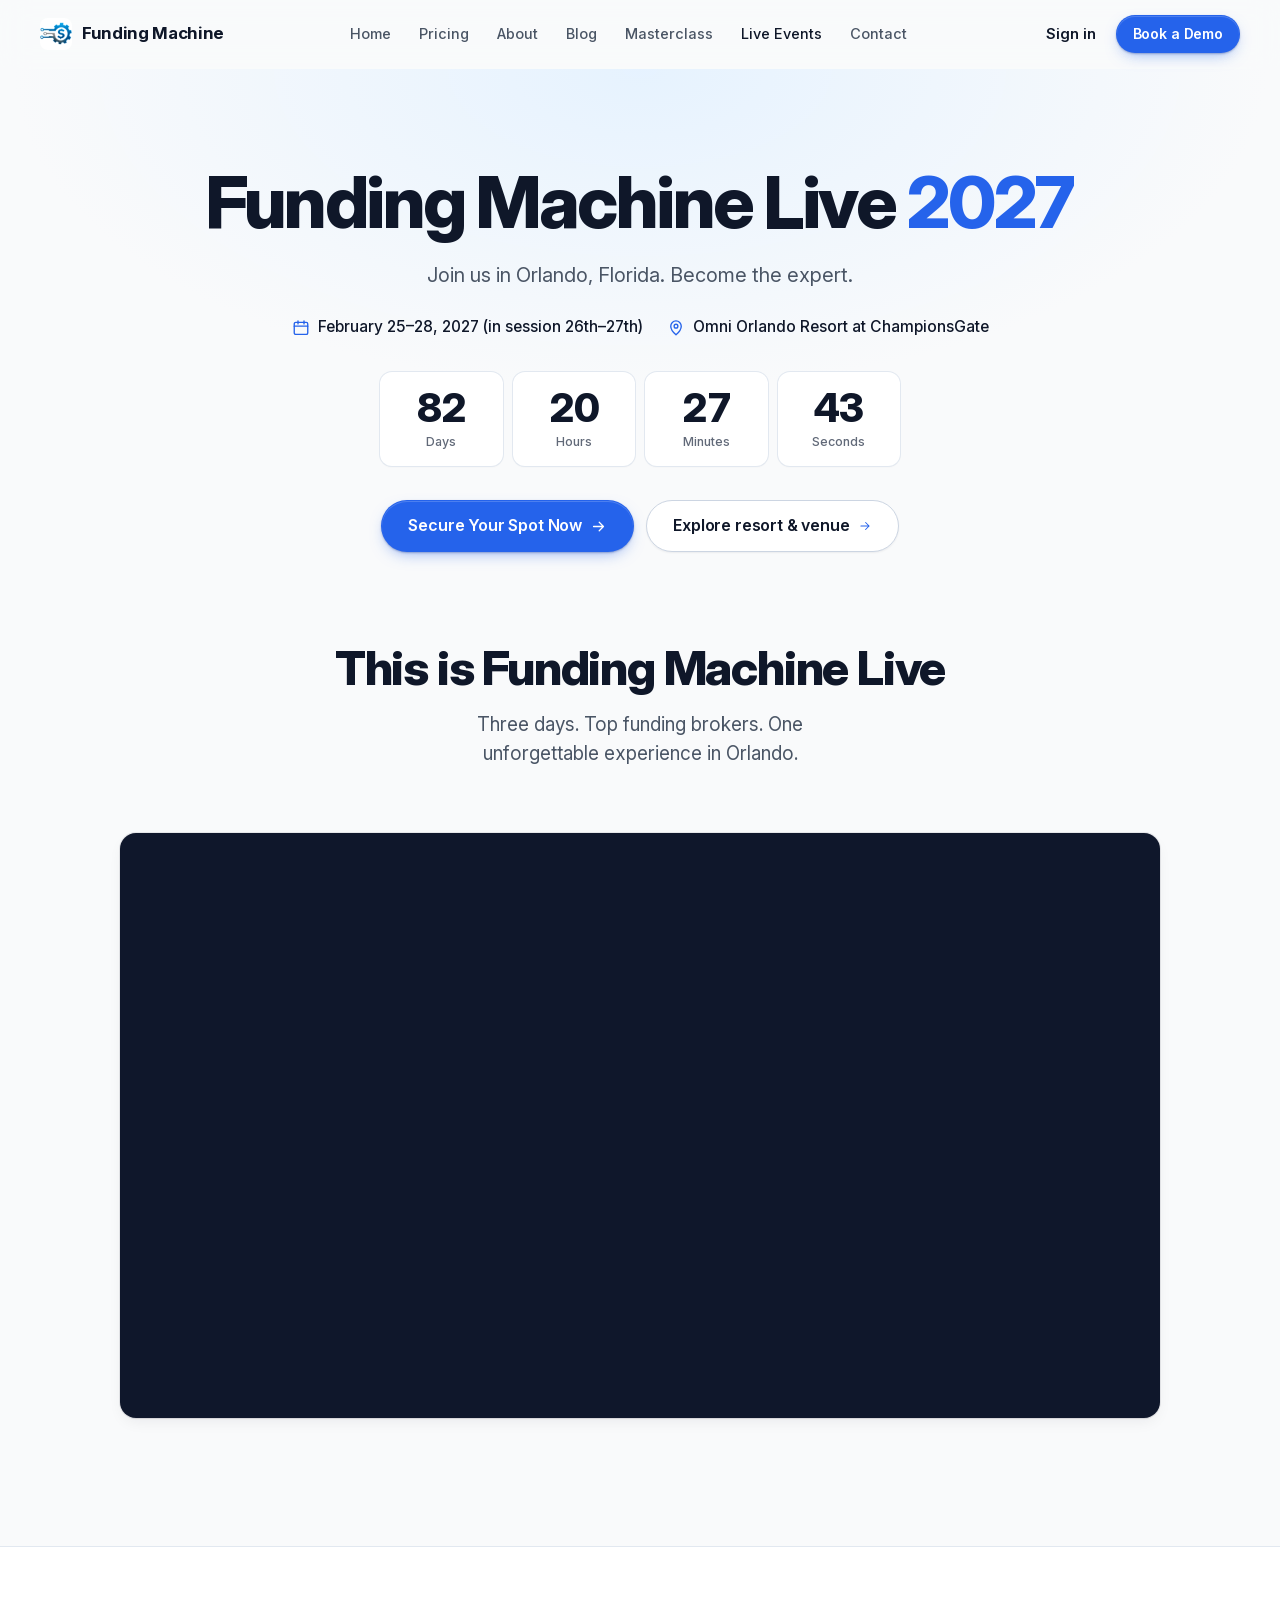
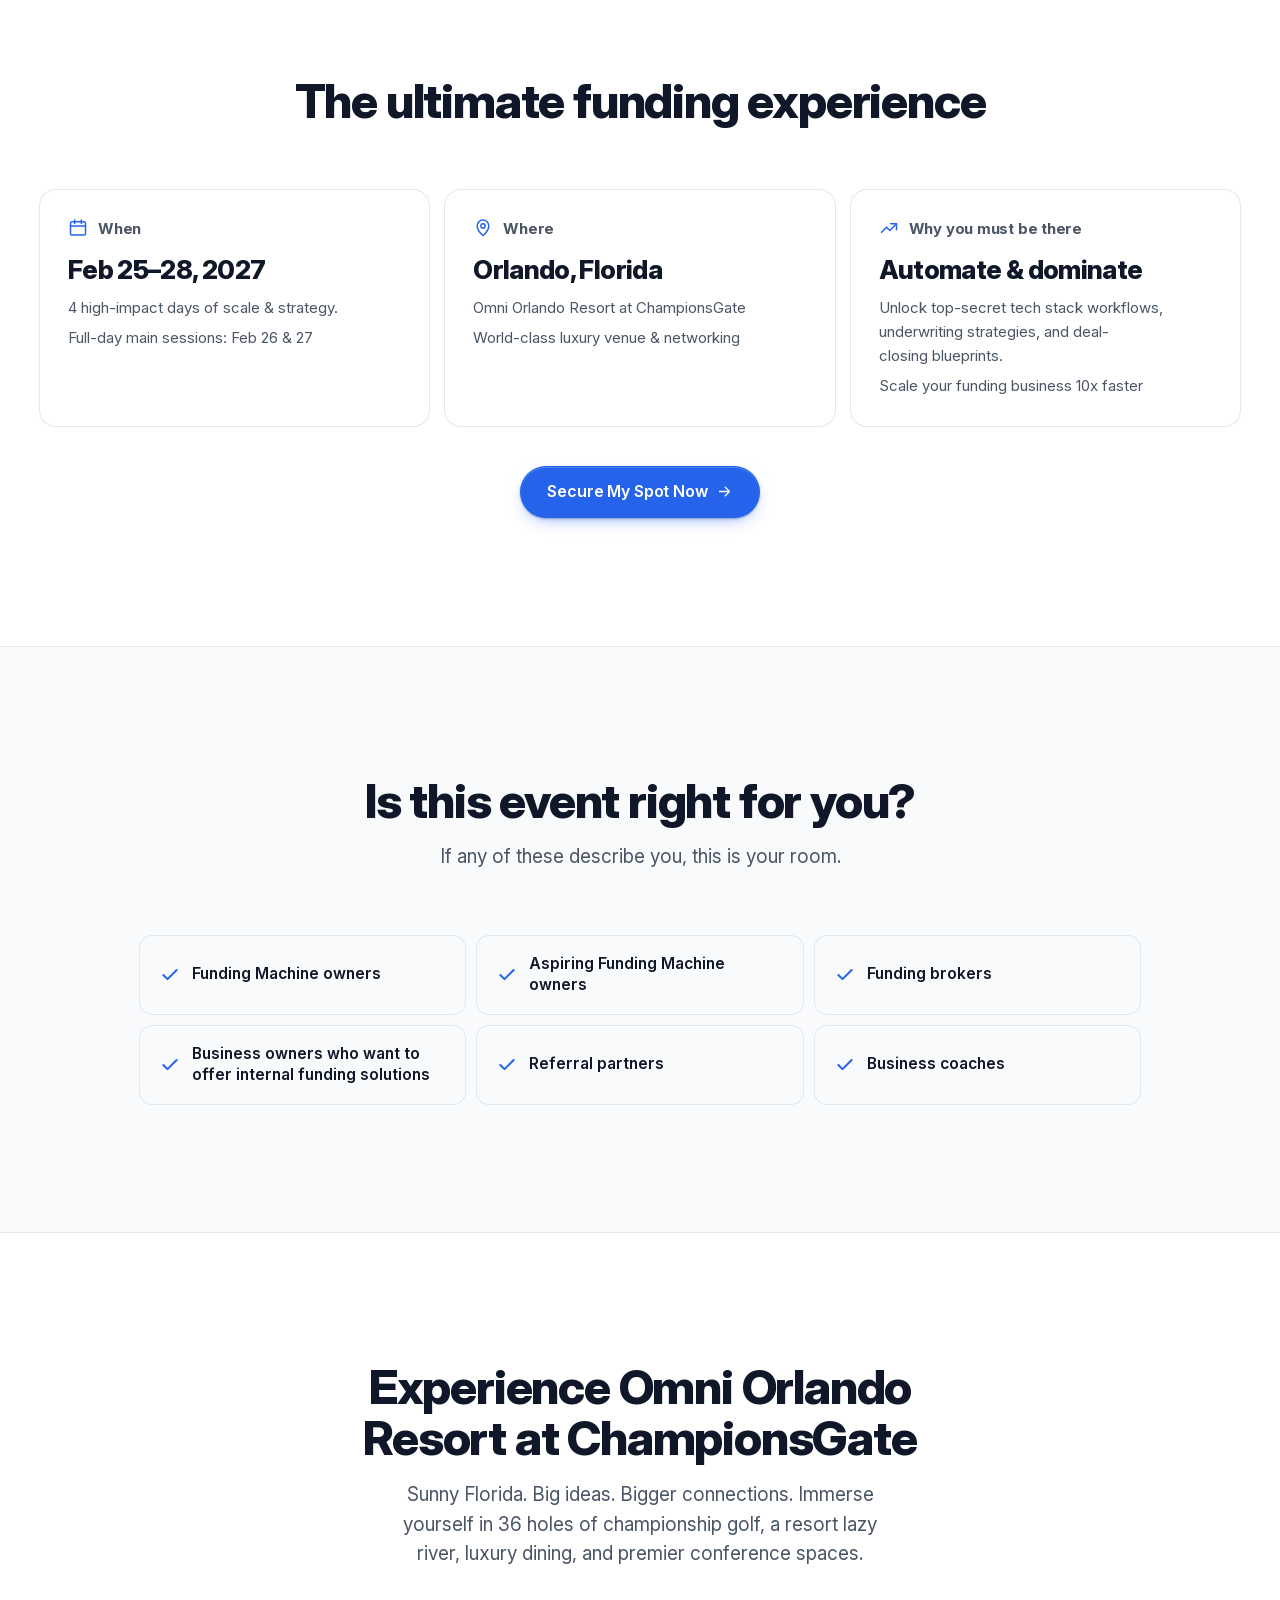
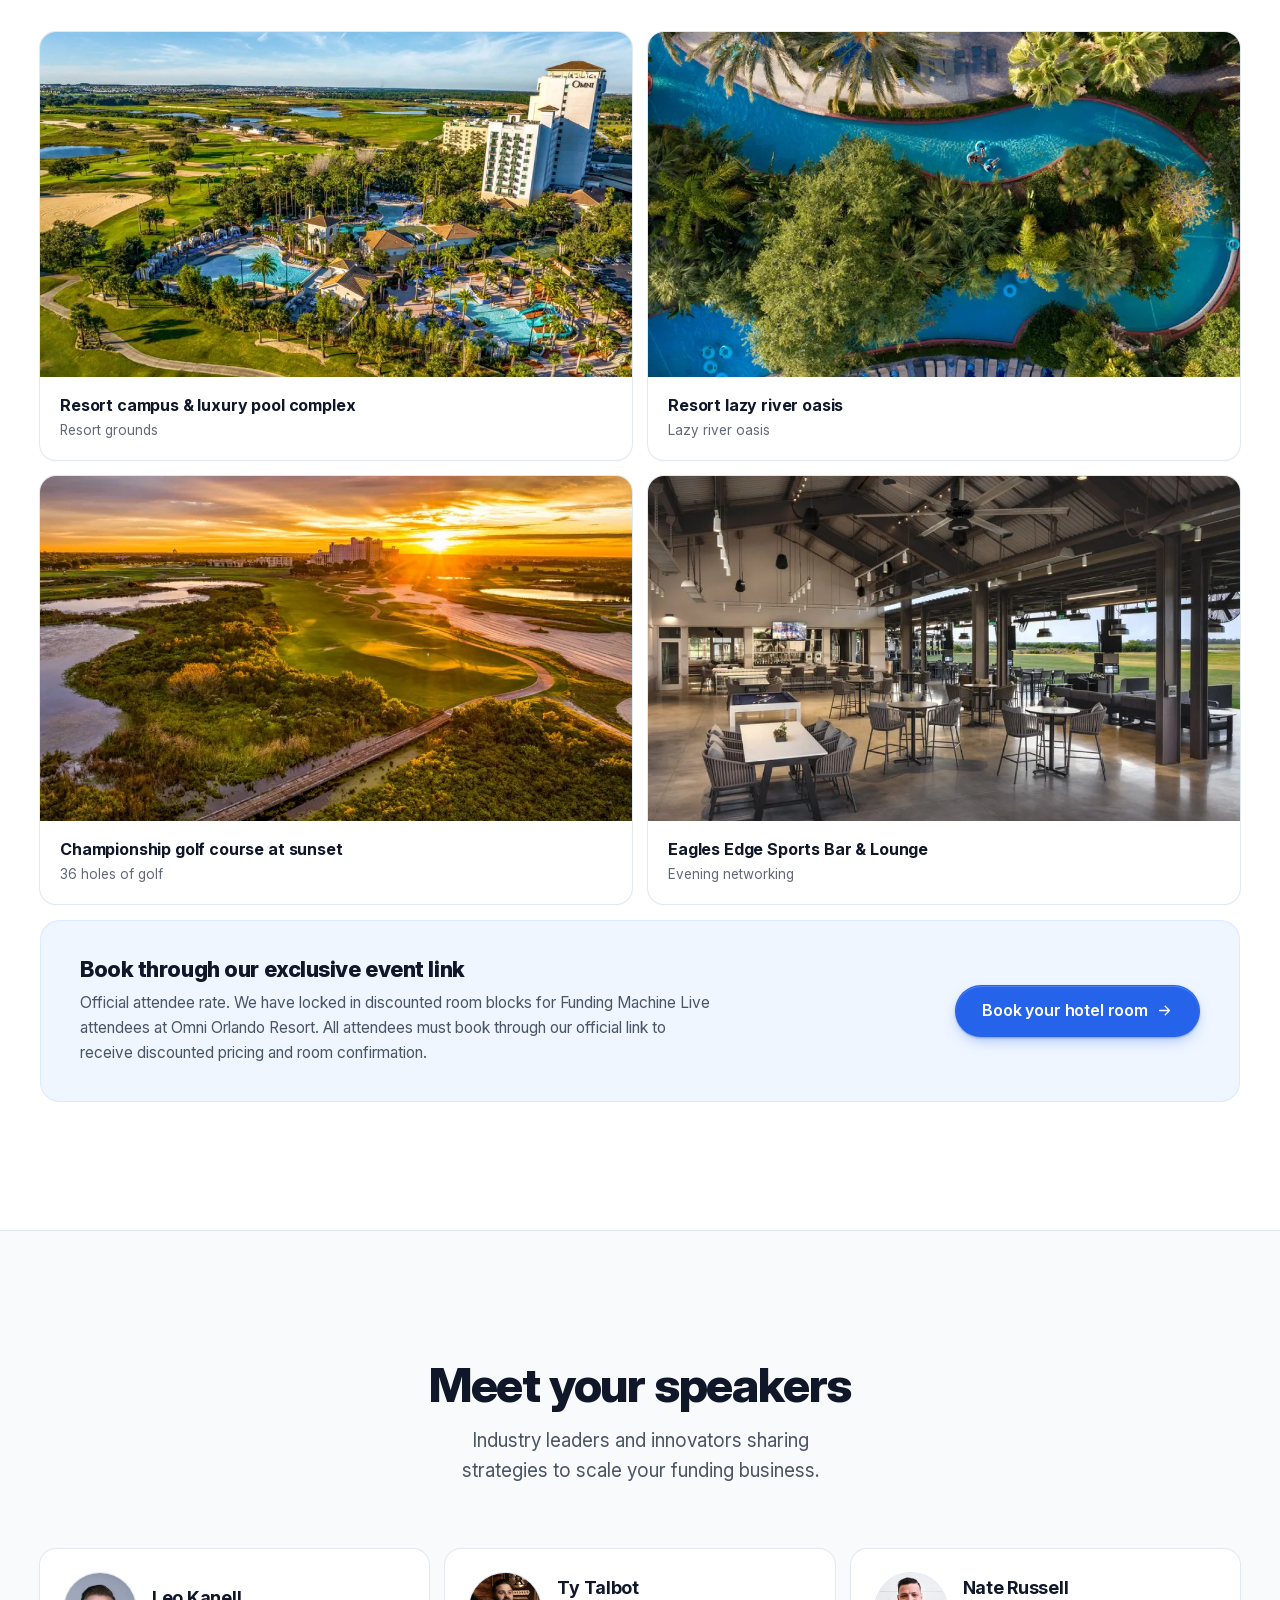
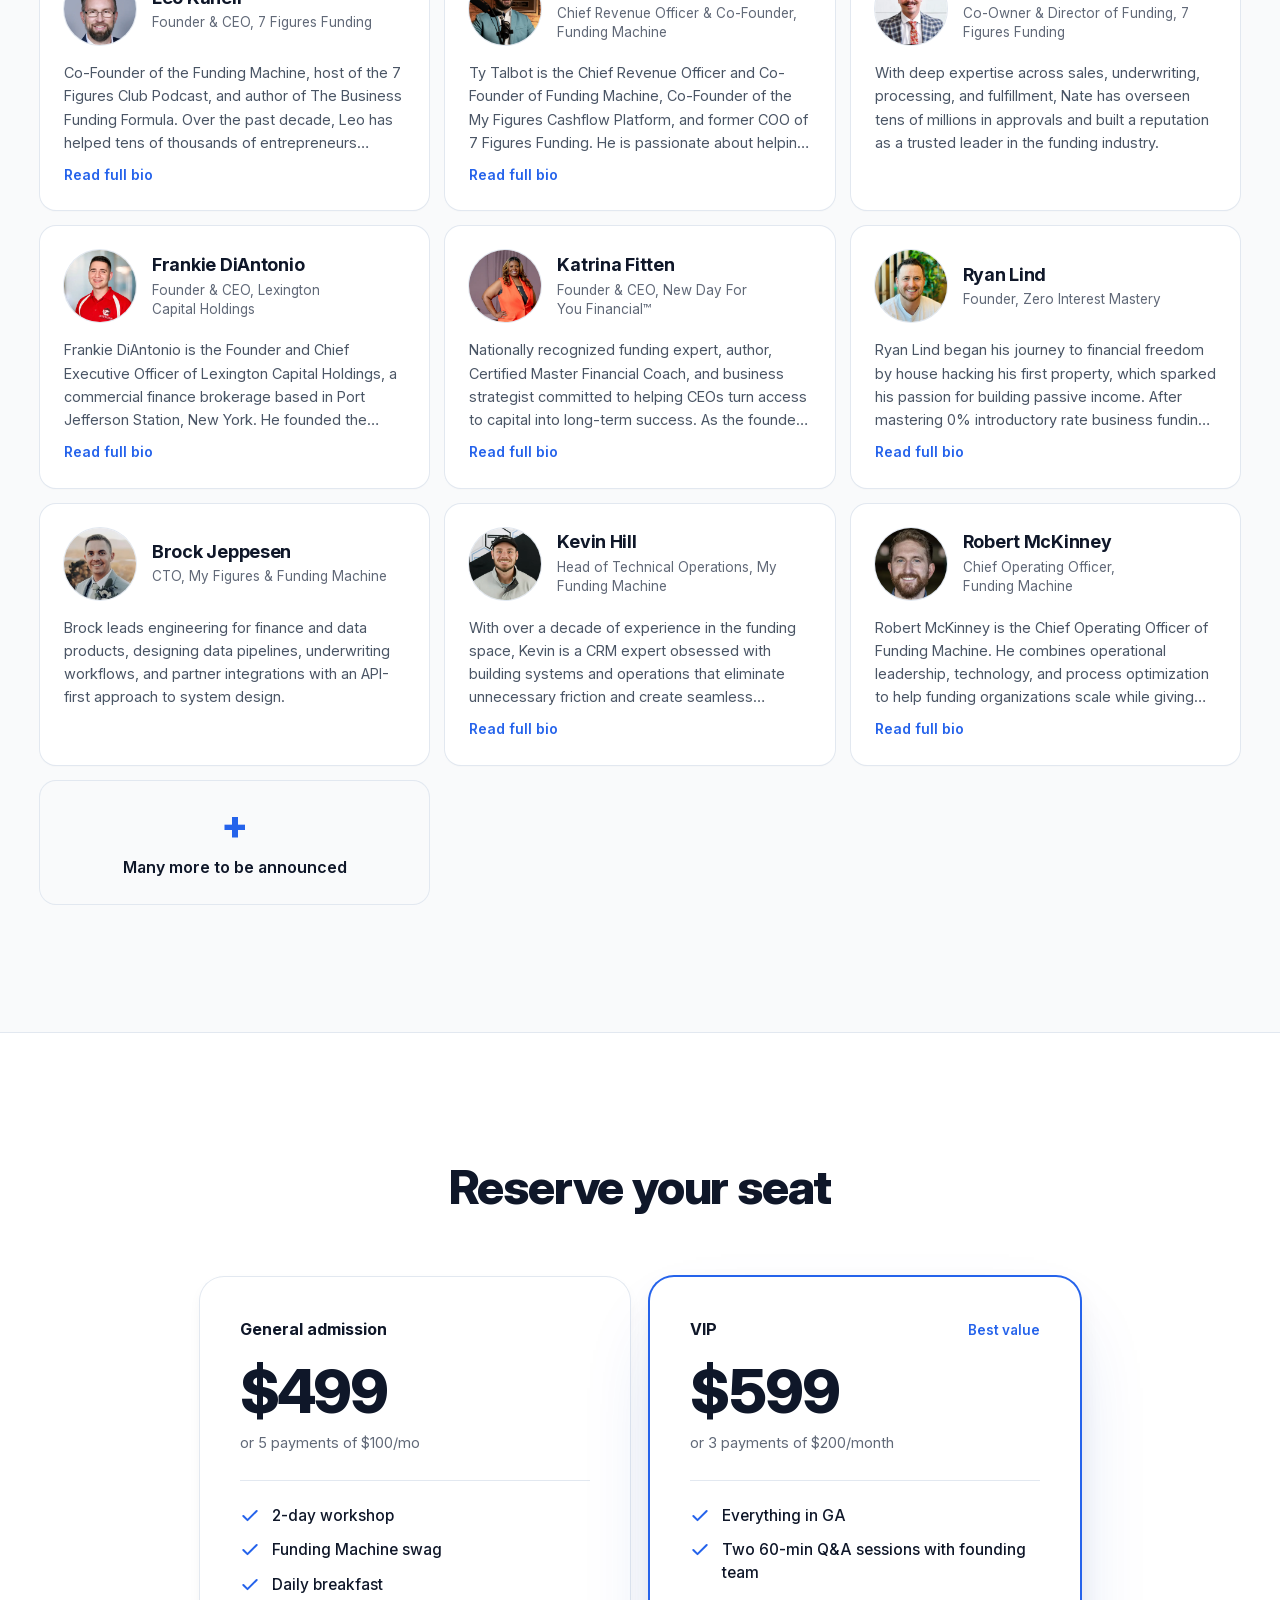
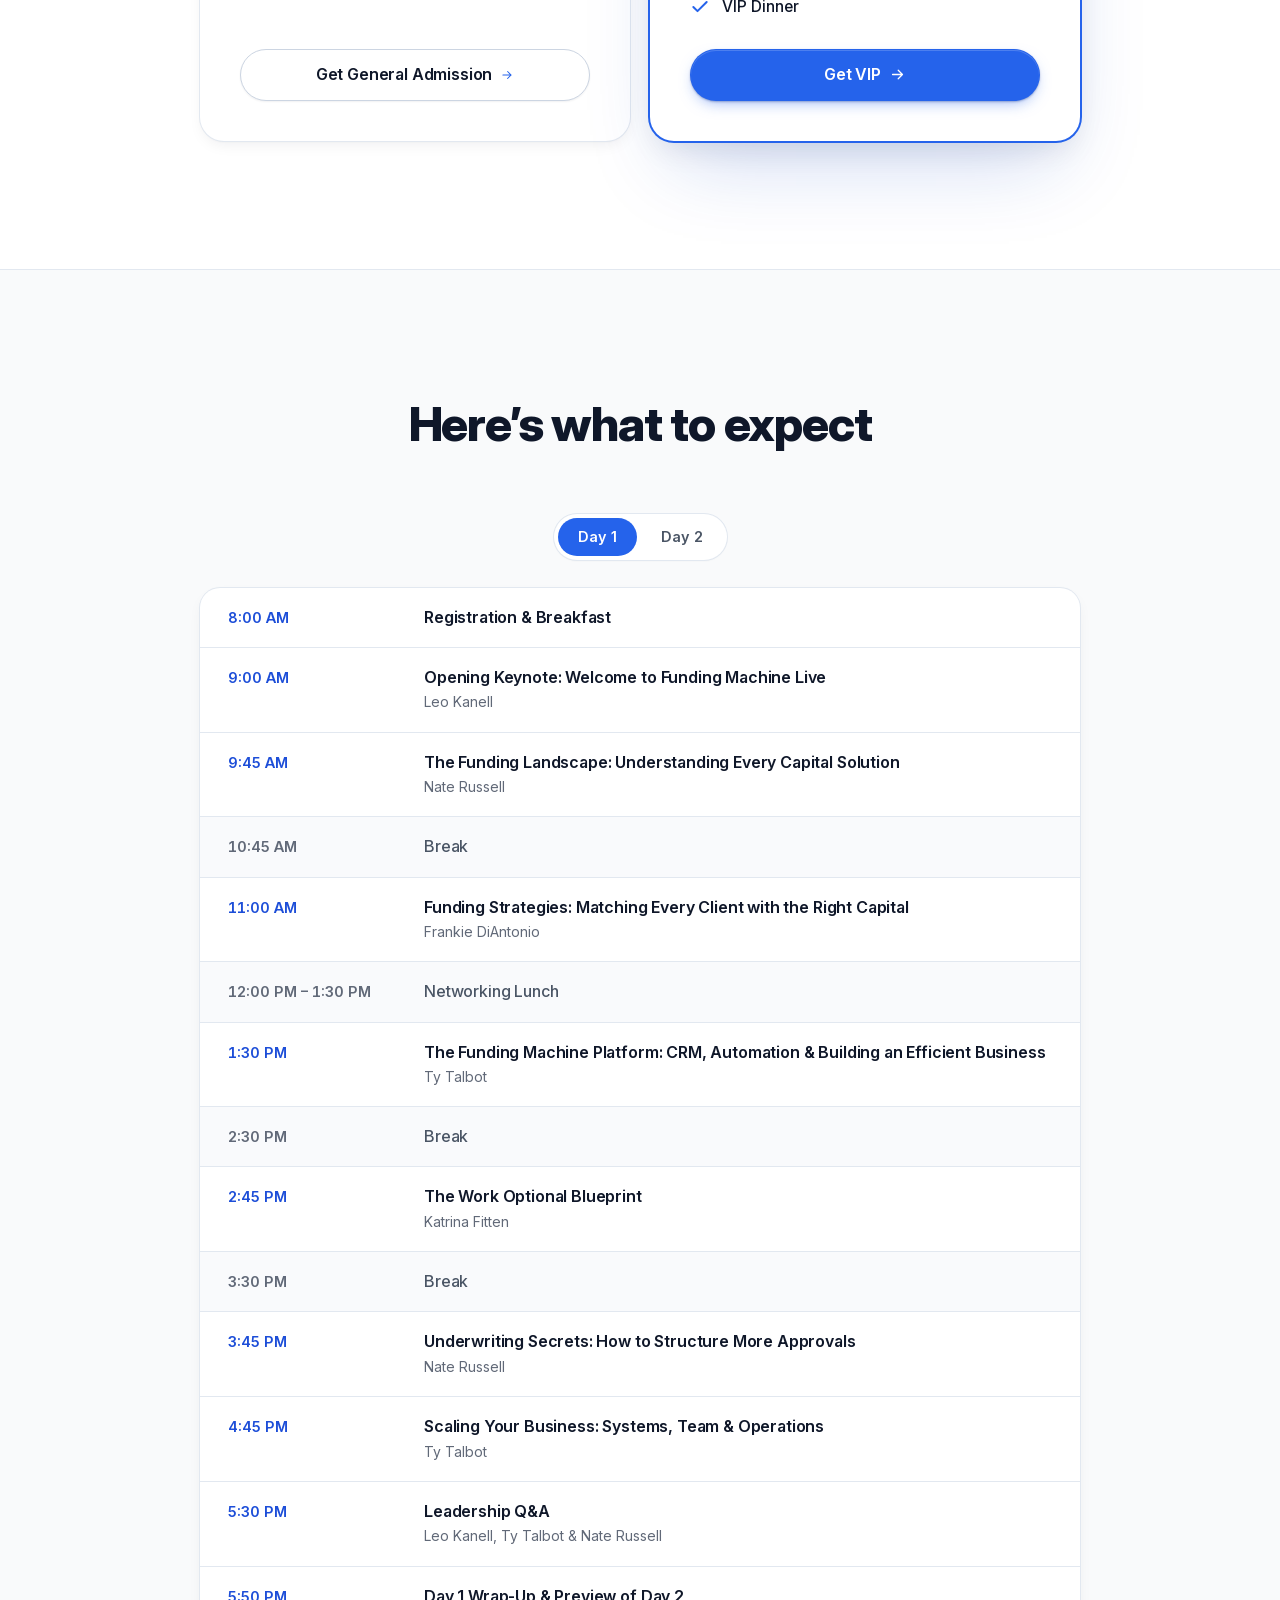
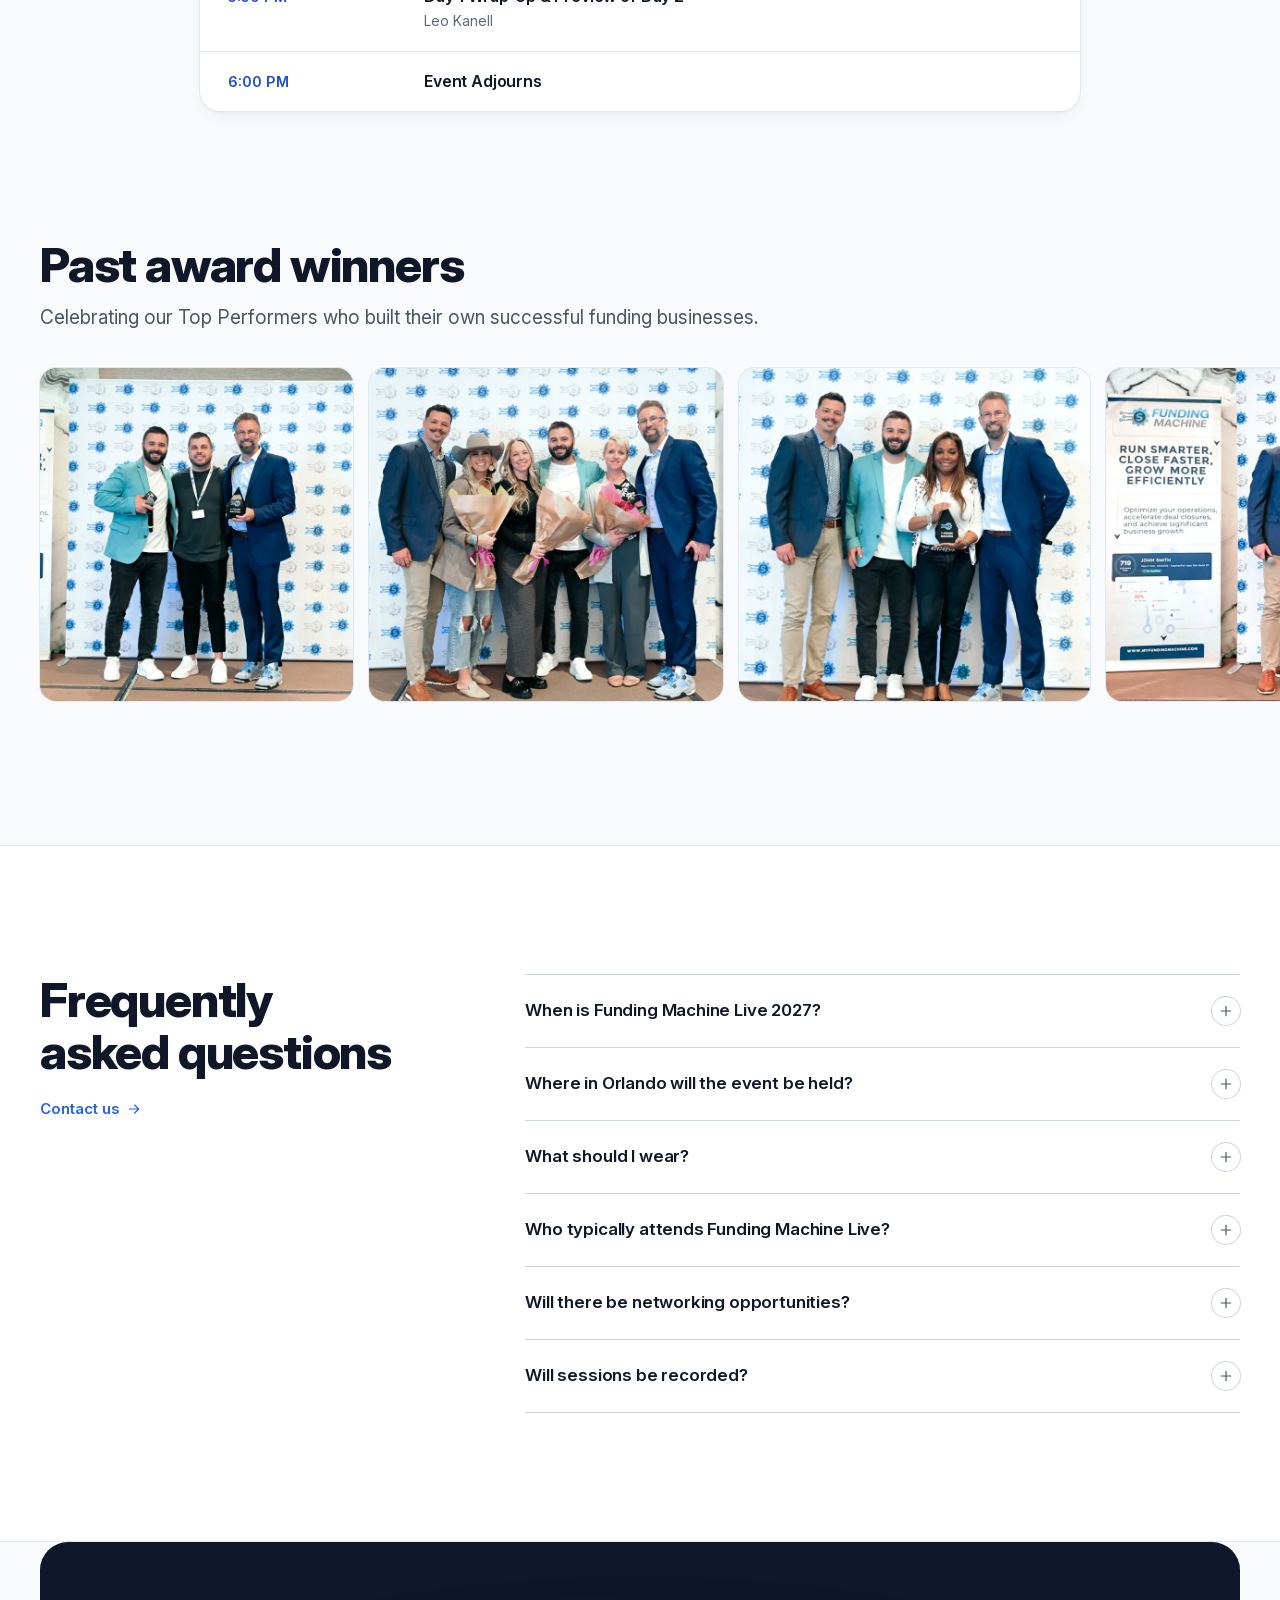
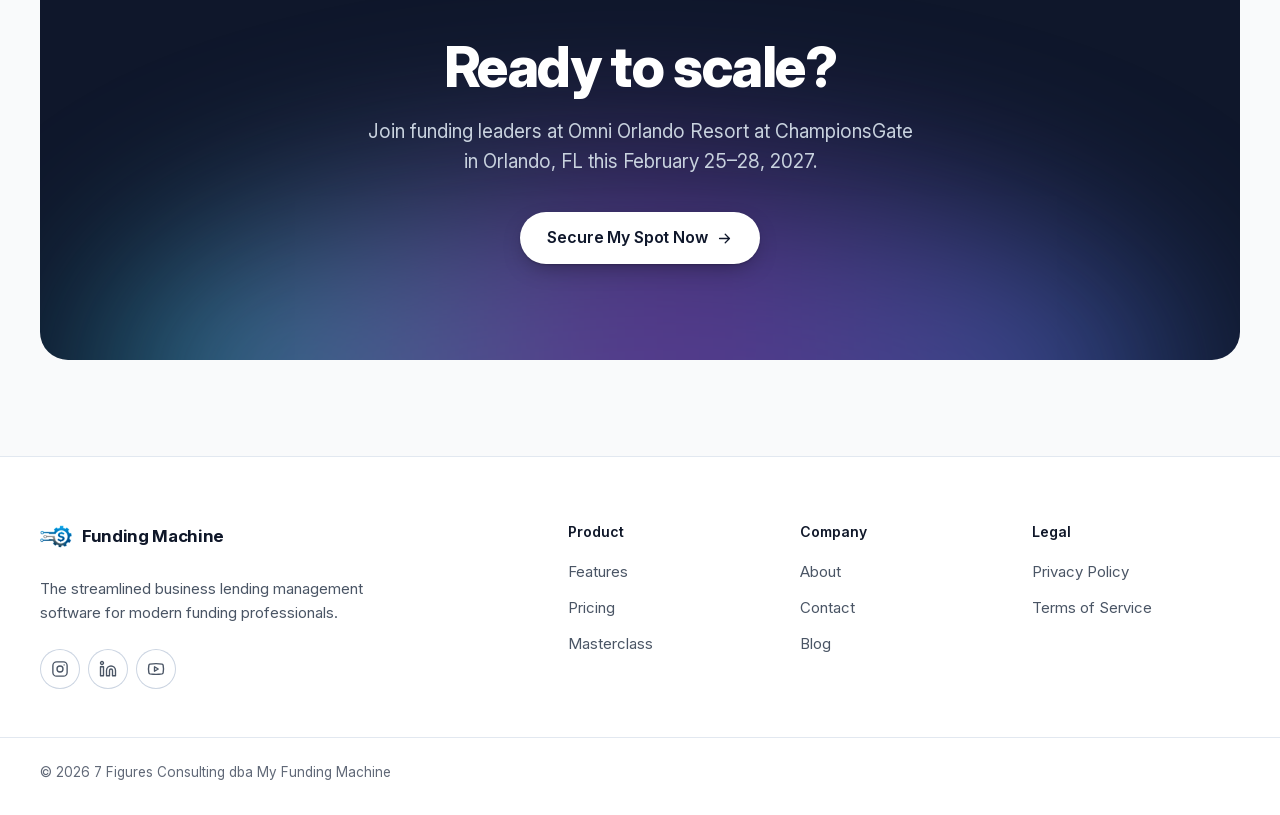
<file: live-events.html>
<!doctype html>
<html lang="en">
<head>
<meta charset="utf-8">
<meta name="viewport" content="width=device-width, initial-scale=1">
<title>Funding Machine Live 2027 | Orlando, FL | Funding Machine</title>
<meta name="description" content="Funding Machine Live 2027, February 25&ndash;28 at Omni Orlando Resort at ChampionsGate. Three days with top funding brokers in Orlando, Florida.">
<meta name="theme-color" content="#0f172a">
<link rel="canonical" href="https://myfundingmachine.com/live-events">
<meta property="og:type" content="website">
<meta property="og:site_name" content="Funding Machine">
<meta property="og:title" content="Funding Machine Live 2027 | Orlando, FL">
<meta property="og:description" content="Funding Machine Live 2027, February 25&ndash;28 at Omni Orlando Resort at ChampionsGate. Three days with top funding brokers in Orlando, Florida.">
<meta property="og:url" content="https://myfundingmachine.com/live-events">
<meta property="og:image" content="assets/img/app-overview.webp">
<meta name="twitter:card" content="summary_large_image">
<link rel="icon" type="image/png" href="assets/img/mark-192.png">
<link rel="apple-touch-icon" href="assets/img/mark-192.png">
<link rel="preload" href="assets/fonts/inter.woff2" as="font" type="font/woff2" crossorigin>
<link rel="stylesheet" href="assets/css/site.css">
</head>
<body>
<a class="skip" href="#main">Skip to content</a>

<header class="site-head" id="site-head">
  <div class="wrap site-head__inner">
    <a class="brand" href="index.html" aria-label="Funding Machine home">
      <img src="assets/img/mark-192.png" alt="" width="32" height="32">
      <span>Funding Machine</span>
    </a>
    <nav class="nav" id="site-nav" aria-label="Main">
      <ul class="nav__links">
        <li><a href="index.html">Home</a></li>
        <li><a href="pricing.html">Pricing</a></li>
        <li><a href="about.html">About</a></li>
        <li><a href="blog.html">Blog</a></li>
        <li><a href="masterclass.html">Masterclass</a></li>
        <li><a href="live-events.html" aria-current="page">Live Events</a></li>
        <li><a href="contact.html">Contact</a></li>
      </ul>
      <div class="nav__actions">
        <a class="nav__signin" href="https://app.myfundingmachine.com">Sign in</a>
        <a class="btn btn--primary btn--sm" href="book-demo.html">Book a Demo</a>
      </div>
    </nav>
    <button class="nav-toggle" type="button" aria-expanded="false" aria-controls="site-nav" aria-label="Open menu">
      <svg viewBox="0 0 24 24" aria-hidden="true"><path class="l1" d="M4 8h16"/><path class="l2" d="M4 16h16"/></svg>
    </button>
  </div>
</header>

<main id="main">
<section class="page-hero" aria-labelledby="page-title">
  <div class="wrap page-hero__inner">
    <h1 id="page-title">Funding Machine Live <span class="hero__accent">2027</span></h1>
    <p class="page-hero__lede">Join us in Orlando, Florida. Become the expert.</p>
    <ul class="event-meta">
      <li><svg class="icon" viewBox="0 0 24 24" aria-hidden="true"><rect x="3" y="4.5" width="18" height="16" rx="2"/><path d="M3 9.5h18M8 2.5v4M16 2.5v4"/></svg>February 25&ndash;28, 2027 (in session 26th&ndash;27th)</li>
      <li><svg class="icon" viewBox="0 0 24 24" aria-hidden="true"><path d="M12 21s-7-6.1-7-11.5a7 7 0 0 1 14 0C19 14.9 12 21 12 21z"/><circle cx="12" cy="9.5" r="2.5"/></svg>Omni Orlando Resort at ChampionsGate</li>
    </ul>
    <div class="countdown" id="event-countdown" role="timer" aria-label="Time until Funding Machine Live 2027">
      <div><b data-ec="d">--</b><span>Days</span></div>
      <div><b data-ec="h">--</b><span>Hours</span></div>
      <div><b data-ec="m">--</b><span>Minutes</span></div>
      <div><b data-ec="s">--</b><span>Seconds</span></div>
    </div>
    <div class="page-hero__actions">
      <a class="btn btn--primary btn--lg" href="https://links.myfundingmachine.com/events/funding-machine-live-2027">Secure Your Spot Now
        <svg class="icon" viewBox="0 0 24 24" aria-hidden="true"><path d="M5 12h14M13 6l6 6-6 6"/></svg>
      </a>
      <a class="btn btn--secondary btn--lg" href="#venue">Explore resort &amp; venue
        <svg class="icon" viewBox="0 0 24 24" aria-hidden="true"><path d="M5 12h14M13 6l6 6-6 6"/></svg>
      </a>
    </div>
  </div>
</section>

<section class="section section--flush" aria-labelledby="video-title">
  <div class="wrap">
    <div class="section-head">
      <h2 id="video-title">This is Funding Machine Live</h2>
      <p>Three days. Top funding brokers. One unforgettable experience in Orlando.</p>
    </div>
    <div class="player event-video">
      <iframe src="https://player.vimeo.com/video/1225025583?badge=0&amp;autopause=0&amp;player_id=0&amp;app_id=58479" title="This is Funding Machine Live" allow="autoplay; fullscreen; picture-in-picture" allowfullscreen loading="lazy"></iframe>
    </div>
  </div>
</section>

<section class="section section--band" aria-labelledby="pillars-title">
  <div class="wrap">
    <div class="section-head">
      <h2 id="pillars-title">The ultimate funding experience</h2>
    </div>
    <ul class="pillars">
      <li class="feature-card">
        <h3><svg class="icon" viewBox="0 0 24 24" aria-hidden="true"><rect x="3" y="4.5" width="18" height="16" rx="2"/><path d="M3 9.5h18M8 2.5v4M16 2.5v4"/></svg>When</h3>
        <strong class="pillar__big">Feb 25&ndash;28, 2027</strong>
        <p>4 high-impact days of scale &amp; strategy.</p>
        <p>Full-day main sessions: Feb 26 &amp; 27</p>
      </li>
      <li class="feature-card">
        <h3><svg class="icon" viewBox="0 0 24 24" aria-hidden="true"><path d="M12 21s-7-6.1-7-11.5a7 7 0 0 1 14 0C19 14.9 12 21 12 21z"/><circle cx="12" cy="9.5" r="2.5"/></svg>Where</h3>
        <strong class="pillar__big">Orlando, Florida</strong>
        <p>Omni Orlando Resort at ChampionsGate</p>
        <p>World-class luxury venue &amp; networking</p>
      </li>
      <li class="feature-card">
        <h3><svg class="icon" viewBox="0 0 24 24" aria-hidden="true"><path d="M3 17l6-6 4 4 8-8"/><path d="M14 7h7v7"/></svg>Why you must be there</h3>
        <strong class="pillar__big">Automate &amp; dominate</strong>
        <p>Unlock top-secret tech stack workflows, underwriting strategies, and deal-closing blueprints.</p>
        <p>Scale your funding business 10x faster</p>
      </li>
    </ul>
    <div class="section-cta">
      <a class="btn btn--primary btn--lg" href="https://links.myfundingmachine.com/events/funding-machine-live-2027">Secure My Spot Now
        <svg class="icon" viewBox="0 0 24 24" aria-hidden="true"><path d="M5 12h14M13 6l6 6-6 6"/></svg>
      </a>
    </div>
  </div>
</section>

<section class="section" aria-labelledby="audience-title">
  <div class="wrap">
    <div class="section-head">
      <h2 id="audience-title">Is this event right for you?</h2>
      <p>If any of these describe you, this is your room.</p>
    </div>
    <ul class="audience">
      <li><svg class="icon" viewBox="0 0 24 24" aria-hidden="true"><path d="M20 6 9 17l-5-5"/></svg>Funding Machine owners</li>
      <li><svg class="icon" viewBox="0 0 24 24" aria-hidden="true"><path d="M20 6 9 17l-5-5"/></svg>Aspiring Funding Machine owners</li>
      <li><svg class="icon" viewBox="0 0 24 24" aria-hidden="true"><path d="M20 6 9 17l-5-5"/></svg>Funding brokers</li>
      <li><svg class="icon" viewBox="0 0 24 24" aria-hidden="true"><path d="M20 6 9 17l-5-5"/></svg>Business owners who want to offer internal funding solutions</li>
      <li><svg class="icon" viewBox="0 0 24 24" aria-hidden="true"><path d="M20 6 9 17l-5-5"/></svg>Referral partners</li>
      <li><svg class="icon" viewBox="0 0 24 24" aria-hidden="true"><path d="M20 6 9 17l-5-5"/></svg>Business coaches</li>
    </ul>
  </div>
</section>

<section class="section section--band" id="venue" aria-labelledby="venue-title">
  <div class="wrap">
    <div class="section-head">
      <h2 id="venue-title">Experience Omni Orlando Resort at ChampionsGate</h2>
      <p>Sunny Florida. Big ideas. Bigger connections. Immerse yourself in 36 holes of championship golf, a resort lazy river, luxury dining, and premier conference spaces.</p>
    </div>
    <div class="venue">
      <figure>
        <img src="assets/img/venue-pool.webp" alt="The resort campus and pool complex at Omni Orlando Resort at ChampionsGate" width="1100" height="695" loading="lazy">
        <figcaption><strong>Resort campus &amp; luxury pool complex</strong><span>Resort grounds</span></figcaption>
      </figure>
      <figure>
        <img src="assets/img/venue-river.webp" alt="The resort lazy river" width="1100" height="695" loading="lazy">
        <figcaption><strong>Resort lazy river oasis</strong><span>Lazy river oasis</span></figcaption>
      </figure>
      <figure>
        <img src="assets/img/venue-golf.webp" alt="The championship golf course at sunset" width="1100" height="695" loading="lazy">
        <figcaption><strong>Championship golf course at sunset</strong><span>36 holes of golf</span></figcaption>
      </figure>
      <figure>
        <img src="assets/img/venue-lounge.webp" alt="Eagles Edge Sports Bar and Lounge at the resort" width="1100" height="695" loading="lazy">
        <figcaption><strong>Eagles Edge Sports Bar &amp; Lounge</strong><span>Evening networking</span></figcaption>
      </figure>
    </div>
    <div class="hotel">
      <div>
        <h3>Book through our exclusive event link</h3>
        <p>Official attendee rate. We have locked in discounted room blocks for Funding Machine Live attendees at Omni Orlando Resort. All attendees must book through our official link to receive discounted pricing and room confirmation.</p>
      </div>
      <a class="btn btn--primary btn--lg" href="https://bookings.omnihotels.com/event/orlando-championsgate/my-funding-machine">Book your hotel room
        <svg class="icon" viewBox="0 0 24 24" aria-hidden="true"><path d="M5 12h14M13 6l6 6-6 6"/></svg>
      </a>
    </div>
  </div>
</section>

<section class="section" aria-labelledby="speakers-title">
  <div class="wrap">
    <div class="section-head">
      <h2 id="speakers-title">Meet your speakers</h2>
      <p>Industry leaders and innovators sharing strategies to scale your funding business.</p>
    </div>
    <ul class="speakers">
      <li class="speaker">
        <div class="speaker__top">
          <img src="assets/img/speaker-leo-kanell.webp" alt="" width="480" height="480" loading="lazy">
          <div>
            <h3>Leo Kanell</h3>
            <p class="speaker__role">Founder &amp; CEO, 7 Figures Funding</p>
          </div>
        </div>
        <p class="speaker__bio is-clamped" id="bio-leo-kanell">Co-Founder of the Funding Machine, host of the 7 Figures Club Podcast, and author of The Business Funding Formula. Over the past decade, Leo has helped tens of thousands of entrepreneurs secure hundreds of millions in funding.</p>
        <button class="speaker__more" type="button" aria-expanded="false" aria-controls="bio-leo-kanell" hidden>Read full bio</button>
      </li>
      <li class="speaker">
        <div class="speaker__top">
          <img src="assets/img/speaker-ty-talbot.webp" alt="" width="480" height="480" loading="lazy">
          <div>
            <h3>Ty Talbot</h3>
            <p class="speaker__role">Chief Revenue Officer &amp; Co-Founder, Funding Machine</p>
          </div>
        </div>
        <p class="speaker__bio is-clamped" id="bio-ty-talbot">Ty Talbot is the Chief Revenue Officer and Co-Founder of Funding Machine, Co-Founder of the My Figures Cashflow Platform, and former COO of 7 Figures Funding. He is passionate about helping entrepreneurs access capital while equipping funding organizations with the technology, systems, and strategies they need to scale.</p>
        <button class="speaker__more" type="button" aria-expanded="false" aria-controls="bio-ty-talbot" hidden>Read full bio</button>
      </li>
      <li class="speaker">
        <div class="speaker__top">
          <img src="assets/img/speaker-nate-russell.webp" alt="" width="480" height="480" loading="lazy">
          <div>
            <h3>Nate Russell</h3>
            <p class="speaker__role">Co-Owner &amp; Director of Funding, 7 Figures Funding</p>
          </div>
        </div>
        <p class="speaker__bio is-clamped" id="bio-nate-russell">With deep expertise across sales, underwriting, processing, and fulfillment, Nate has overseen tens of millions in approvals and built a reputation as a trusted leader in the funding industry.</p>
        <button class="speaker__more" type="button" aria-expanded="false" aria-controls="bio-nate-russell" hidden>Read full bio</button>
      </li>
      <li class="speaker">
        <div class="speaker__top">
          <img src="assets/img/speaker-frankie-diantonio.webp" alt="" width="480" height="480" loading="lazy">
          <div>
            <h3>Frankie DiAntonio</h3>
            <p class="speaker__role">Founder &amp; CEO, Lexington Capital Holdings</p>
          </div>
        </div>
        <p class="speaker__bio is-clamped" id="bio-frankie-diantonio">Frankie DiAntonio is the Founder and Chief Executive Officer of Lexington Capital Holdings, a commercial finance brokerage based in Port Jefferson Station, New York. He founded the company in 2022 at age 25 after earning his MBA in Finance from Stony Brook University. Under his leadership, Lexington Capital Holdings has grown to more than 85 employees, funds over $15 million in business financing each month, and was ranked No. 668 on the 2025 Inc. 5000 list of America&rsquo;s Fastest-Growing Private Companies. DiAntonio is an Official Member of the Forbes Finance Council and the founder of The Lexington Foundation, a nonprofit organization dedicated to supporting families in need throughout the Long Island community. He is recognized for building one of Long Island&rsquo;s fastest-growing companies through a people-first culture, a commitment to his community, and a mission to expand access to capital for small and medium-sized businesses.</p>
        <button class="speaker__more" type="button" aria-expanded="false" aria-controls="bio-frankie-diantonio" hidden>Read full bio</button>
      </li>
      <li class="speaker">
        <div class="speaker__top">
          <img src="assets/img/speaker-katrina-fitten.webp" alt="" width="480" height="480" loading="lazy">
          <div>
            <h3>Katrina Fitten</h3>
            <p class="speaker__role">Founder &amp; CEO, New Day For You Financial&trade;</p>
          </div>
        </div>
        <p class="speaker__bio is-clamped" id="bio-katrina-fitten">Nationally recognized funding expert, author, Certified Master Financial Coach, and business strategist committed to helping CEOs turn access to capital into long-term success. As the founder and CEO of New Day For You Financial&trade;, she created the Funding Power Platform&trade; to give leaders the tools and guidance they need to fund what&rsquo;s next. Katrina also leads the She&rsquo;s Fully Funded Club&reg;, a growing network of business experts helping the next generation of women entrepreneurs become founded, funded, and flourishing.</p>
        <button class="speaker__more" type="button" aria-expanded="false" aria-controls="bio-katrina-fitten" hidden>Read full bio</button>
      </li>
      <li class="speaker">
        <div class="speaker__top">
          <img src="assets/img/speaker-ryan-lind.webp" alt="" width="480" height="480" loading="lazy">
          <div>
            <h3>Ryan Lind</h3>
            <p class="speaker__role">Founder, Zero Interest Mastery</p>
          </div>
        </div>
        <p class="speaker__bio is-clamped" id="bio-ryan-lind">Ryan Lind began his journey to financial freedom by house hacking his first property, which sparked his passion for building passive income. After mastering 0% introductory rate business funding, he used it to launch multiple income streams, including e-commerce, Airbnb investments, and crypto. Having secured over $300,000 in 0% introductory rate funding himself, Ryan now helps entrepreneurs access strategic financing to grow without high-interest debt. Through Zero Interest Mastery, he and his team have helped more than 200 clients secure over $15 million in 0% introductory rate funding and counting.</p>
        <button class="speaker__more" type="button" aria-expanded="false" aria-controls="bio-ryan-lind" hidden>Read full bio</button>
      </li>
      <li class="speaker">
        <div class="speaker__top">
          <img src="assets/img/speaker-brock-jeppesen.webp" alt="" width="480" height="480" loading="lazy">
          <div>
            <h3>Brock Jeppesen</h3>
            <p class="speaker__role">CTO, My Figures &amp; Funding Machine</p>
          </div>
        </div>
        <p class="speaker__bio is-clamped" id="bio-brock-jeppesen">Brock leads engineering for finance and data products, designing data pipelines, underwriting workflows, and partner integrations with an API-first approach to system design.</p>
        <button class="speaker__more" type="button" aria-expanded="false" aria-controls="bio-brock-jeppesen" hidden>Read full bio</button>
      </li>
      <li class="speaker">
        <div class="speaker__top">
          <img src="assets/img/speaker-kevin-hill.webp" alt="" width="480" height="480" loading="lazy">
          <div>
            <h3>Kevin Hill</h3>
            <p class="speaker__role">Head of Technical Operations, My Funding Machine</p>
          </div>
        </div>
        <p class="speaker__bio is-clamped" id="bio-kevin-hill">With over a decade of experience in the funding space, Kevin is a CRM expert obsessed with building systems and operations that eliminate unnecessary friction and create seamless experiences.</p>
        <button class="speaker__more" type="button" aria-expanded="false" aria-controls="bio-kevin-hill" hidden>Read full bio</button>
      </li>
      <li class="speaker">
        <div class="speaker__top">
          <img src="assets/img/speaker-robert-mckinney.webp" alt="" width="480" height="480" loading="lazy">
          <div>
            <h3>Robert McKinney</h3>
            <p class="speaker__role">Chief Operating Officer, Funding Machine</p>
          </div>
        </div>
        <p class="speaker__bio is-clamped" id="bio-robert-mckinney">Robert McKinney is the Chief Operating Officer of Funding Machine. He combines operational leadership, technology, and process optimization to help funding organizations scale while giving entrepreneurs the tools they need to make informed financial decisions. Robert is passionate about building systems that make funding simpler, more efficient, and more accessible.</p>
        <button class="speaker__more" type="button" aria-expanded="false" aria-controls="bio-robert-mckinney" hidden>Read full bio</button>
      </li>
      <li class="speaker speaker--more"><strong aria-hidden="true">+</strong><span>Many more to be announced</span></li>
    </ul>
  </div>
</section>

<section class="section section--band" id="tickets" aria-labelledby="tickets-title">
  <div class="wrap">
    <div class="section-head">
      <h2 id="tickets-title">Reserve your seat</h2>
    </div>
    <div class="tickets">
      <div class="ticket">
        <h3 class="ticket__name">General admission</h3>
        <p class="ticket__price">$499</p>
        <p class="ticket__plan">or 5 payments of $100/mo</p>
        <ul class="checks">
          <li><svg class="icon" viewBox="0 0 24 24" aria-hidden="true"><path d="M20 6 9 17l-5-5"/></svg>2-day workshop</li>
          <li><svg class="icon" viewBox="0 0 24 24" aria-hidden="true"><path d="M20 6 9 17l-5-5"/></svg>Funding Machine swag</li>
          <li><svg class="icon" viewBox="0 0 24 24" aria-hidden="true"><path d="M20 6 9 17l-5-5"/></svg>Daily breakfast</li>
        </ul>
        <a class="btn btn--secondary btn--lg" href="https://links.myfundingmachine.com/events/funding-machine-live-2027">Get General Admission
        <svg class="icon" viewBox="0 0 24 24" aria-hidden="true"><path d="M5 12h14M13 6l6 6-6 6"/></svg>
      </a>
      </div>
      <div class="ticket ticket--best">
        <h3 class="ticket__name">VIP <em>Best value</em></h3>
        <p class="ticket__price">$599</p>
        <p class="ticket__plan">or 3 payments of $200/month</p>
        <ul class="checks">
          <li><svg class="icon" viewBox="0 0 24 24" aria-hidden="true"><path d="M20 6 9 17l-5-5"/></svg>Everything in GA</li>
          <li><svg class="icon" viewBox="0 0 24 24" aria-hidden="true"><path d="M20 6 9 17l-5-5"/></svg>Two 60-min Q&amp;A sessions with founding team</li>
          <li><svg class="icon" viewBox="0 0 24 24" aria-hidden="true"><path d="M20 6 9 17l-5-5"/></svg>VIP Dinner</li>
        </ul>
        <a class="btn btn--primary btn--lg" href="https://links.myfundingmachine.com/events/funding-machine-live-2027">Get VIP
        <svg class="icon" viewBox="0 0 24 24" aria-hidden="true"><path d="M5 12h14M13 6l6 6-6 6"/></svg>
      </a>
      </div>
    </div>
  </div>
</section>

<section class="section" aria-labelledby="schedule-title">
  <div class="wrap">
    <div class="section-head">
      <h2 id="schedule-title">Here&rsquo;s what to expect</h2>
    </div>
    <div class="schedule" id="schedule">
      <div class="schedule__tabs" hidden>
        <div class="tabs" role="tablist" aria-label="Schedule day">
          <button type="button" role="tab" id="tab-day-1" aria-controls="day-1" aria-selected="true">Day 1</button>
          <button type="button" role="tab" id="tab-day-2" aria-controls="day-2" aria-selected="false" tabindex="-1">Day 2</button>
        </div>
      </div>
      <section class="day" id="day-1" aria-labelledby="day-1-title">
        <h3 id="day-1-title">Day 1</h3>
        <ol class="agenda">
        <li><p class="agenda__time">8:00 AM</p><div><strong>Registration &amp; Breakfast</strong></div></li>
        <li><p class="agenda__time">9:00 AM</p><div><strong>Opening Keynote: Welcome to Funding Machine Live</strong><span class="agenda__who">Leo Kanell</span></div></li>
        <li><p class="agenda__time">9:45 AM</p><div><strong>The Funding Landscape: Understanding Every Capital Solution</strong><span class="agenda__who">Nate Russell</span></div></li>
        <li class="is-break"><p class="agenda__time">10:45 AM</p><div><strong>Break</strong></div></li>
        <li><p class="agenda__time">11:00 AM</p><div><strong>Funding Strategies: Matching Every Client with the Right Capital</strong><span class="agenda__who">Frankie DiAntonio</span></div></li>
        <li class="is-break"><p class="agenda__time">12:00 PM &ndash; 1:30 PM</p><div><strong>Networking Lunch</strong></div></li>
        <li><p class="agenda__time">1:30 PM</p><div><strong>The Funding Machine Platform: CRM, Automation &amp; Building an Efficient Business</strong><span class="agenda__who">Ty Talbot</span></div></li>
        <li class="is-break"><p class="agenda__time">2:30 PM</p><div><strong>Break</strong></div></li>
        <li><p class="agenda__time">2:45 PM</p><div><strong>The Work Optional Blueprint</strong><span class="agenda__who">Katrina Fitten</span></div></li>
        <li class="is-break"><p class="agenda__time">3:30 PM</p><div><strong>Break</strong></div></li>
        <li><p class="agenda__time">3:45 PM</p><div><strong>Underwriting Secrets: How to Structure More Approvals</strong><span class="agenda__who">Nate Russell</span></div></li>
        <li><p class="agenda__time">4:45 PM</p><div><strong>Scaling Your Business: Systems, Team &amp; Operations</strong><span class="agenda__who">Ty Talbot</span></div></li>
        <li><p class="agenda__time">5:30 PM</p><div><strong>Leadership Q&amp;A</strong><span class="agenda__who">Leo Kanell, Ty Talbot &amp; Nate Russell</span></div></li>
        <li><p class="agenda__time">5:50 PM</p><div><strong>Day 1 Wrap-Up &amp; Preview of Day 2</strong><span class="agenda__who">Leo Kanell</span></div></li>
        <li><p class="agenda__time">6:00 PM</p><div><strong>Event Adjourns</strong></div></li>
        </ol>
      </section>
      <section class="day" id="day-2" aria-labelledby="day-2-title">
        <h3 id="day-2-title">Day 2</h3>
        <ol class="agenda">
        <li><p class="agenda__time">8:00 AM &ndash; 9:00 AM</p><div><strong>VIP Leadership Q&amp;A &amp; Coffee</strong><span class="agenda__who">Leo, Ty &amp; Nate</span></div></li>
        <li class="is-break"><p class="agenda__time">9:15 AM</p><div><strong>Breakfast &amp; Networking</strong></div></li>
        <li><p class="agenda__time">10:00 AM</p><div><strong>Day 1 Recap &amp; Success Stories</strong><span class="agenda__who">Leo Kanell</span></div></li>
        <li><p class="agenda__time">10:30 AM</p><div><strong>Maximizing Funding for Every Client</strong><span class="agenda__who">Ryan Lind</span></div></li>
        <li><p class="agenda__time">11:30 AM</p><div><strong>Live Funding Case Studies: Real Deals from Start to Finish</strong><span class="agenda__who">Nate Russell</span></div></li>
        <li class="is-break"><p class="agenda__time">12:30 PM &ndash; 2:00 PM</p><div><strong>Networking Lunch</strong></div></li>
        <li><p class="agenda__time">2:00 PM</p><div><strong>Sales &amp; Compliance: Selling with Confidence Without Crossing the Line</strong><span class="agenda__who">Ty Talbot</span></div></li>
        <li class="is-break"><p class="agenda__time">3:00 PM</p><div><strong>Break</strong></div></li>
        <li><p class="agenda__time">3:15 PM</p><div><strong>Build Your 90-Day Action Plan (Interactive Workshop)</strong><span class="agenda__who">Leadership Team</span></div></li>
        <li><p class="agenda__time">4:15 PM</p><div><strong>Partner Success Panel &amp; Open Q&amp;A</strong><span class="agenda__who">Leo, Ty, Nate + Top Partners</span></div></li>
        <li><p class="agenda__time">5:15 PM</p><div><strong>Awards &amp; Community Recognition</strong><span class="agenda__who">Leadership Team</span></div></li>
        <li><p class="agenda__time">5:45 PM</p><div><strong>Closing Keynote: Resilience: The Competitive Advantage</strong><span class="agenda__who">TBA</span></div></li>
        <li><p class="agenda__time">6:15 PM</p><div><strong>Event Concludes</strong></div></li>
        <li><p class="agenda__time">7:00 PM &ndash; 9:00 PM</p><div><strong>VIP Dinner &amp; Mastermind</strong><span class="agenda__who">Leadership Team</span></div></li>
        </ol>
      </section>
    </div>
  </div>
</section>

<section class="awards" aria-labelledby="awards-title">
  <div class="wrap awards__head">
    <div>
      <h2 id="awards-title">Past award winners</h2>
      <p class="awards__lede">Celebrating our Top Performers who built their own successful funding businesses.</p>
    </div>
  </div>
  <ul class="awards__strip" tabindex="0" aria-label="Past award winner photos, scrolls sideways">
    <li><img src="assets/img/winner-1.webp" alt="A past Top Performer award winner at Funding Machine Live" width="678" height="720" loading="lazy"></li>
    <li><img src="assets/img/winner-2.webp" alt="A past Top Performer award winner at Funding Machine Live" width="766" height="720" loading="lazy"></li>
    <li><img src="assets/img/winner-3.webp" alt="A past Top Performer award winner at Funding Machine Live" width="758" height="720" loading="lazy"></li>
    <li><img src="assets/img/winner-4.webp" alt="A past Top Performer award winner at Funding Machine Live" width="1108" height="720" loading="lazy"></li>
    <li><img src="assets/img/winner-5.webp" alt="A past Top Performer award winner at Funding Machine Live" width="1102" height="720" loading="lazy"></li>
    <li><img src="assets/img/winner-6.webp" alt="A past Top Performer award winner at Funding Machine Live" width="1080" height="720" loading="lazy"></li>
    <li><img src="assets/img/winner-7.webp" alt="A past Top Performer award winner at Funding Machine Live" width="732" height="720" loading="lazy"></li>
    <li><img src="assets/img/winner-8.webp" alt="A past Top Performer award winner at Funding Machine Live" width="864" height="720" loading="lazy"></li>
    <li><img src="assets/img/winner-9.webp" alt="A past Top Performer award winner at Funding Machine Live" width="708" height="720" loading="lazy"></li>
  </ul>
</section>

<section class="faq section section--band" aria-labelledby="faq-title">
  <div class="wrap faq__grid">
    <div class="faq__head">
      <h2 id="faq-title">Frequently asked questions</h2>
      <a class="link-arrow" href="contact.html">Contact us<svg class="icon" viewBox="0 0 24 24" aria-hidden="true"><path d="M5 12h14M13 6l6 6-6 6"/></svg></a>
    </div>
    <div class="faq__list">
      <details>
        <summary>When is Funding Machine Live 2027?<svg class="icon" viewBox="0 0 24 24" aria-hidden="true"><path d="M12 5v14M5 12h14"/></svg></summary>
        <p>February 25&ndash;28, 2027, with main full-day sessions on February 26th and 27th.</p>
      </details>
      <details>
        <summary>Where in Orlando will the event be held?<svg class="icon" viewBox="0 0 24 24" aria-hidden="true"><path d="M12 5v14M5 12h14"/></svg></summary>
        <p>The event will be held at Omni Orlando Resort at ChampionsGate in Orlando, Florida.</p>
      </details>
      <details>
        <summary>What should I wear?<svg class="icon" viewBox="0 0 24 24" aria-hidden="true"><path d="M12 5v14M5 12h14"/></svg></summary>
        <p>Business casual is recommended. Dress comfortably for full days of learning and networking.</p>
      </details>
      <details>
        <summary>Who typically attends Funding Machine Live?<svg class="icon" viewBox="0 0 24 24" aria-hidden="true"><path d="M12 5v14M5 12h14"/></svg></summary>
        <p>Funding professionals, brokers, referral partners, and entrepreneurs looking to scale.</p>
      </details>
      <details>
        <summary>Will there be networking opportunities?<svg class="icon" viewBox="0 0 24 24" aria-hidden="true"><path d="M12 5v14M5 12h14"/></svg></summary>
        <p>Yes, extensive networking breaks, lunches, and VIP dinners are included.</p>
      </details>
      <details>
        <summary>Will sessions be recorded?<svg class="icon" viewBox="0 0 24 24" aria-hidden="true"><path d="M12 5v14M5 12h14"/></svg></summary>
        <p>Select sessions may be recorded, but the true value is in the live interactive experience.</p>
      </details>
    </div>
  </div>
</section>

<section class="cta" aria-labelledby="cta-title">
  <div class="wrap">
    <div class="cta__panel">
      <h2 id="cta-title">Ready to scale?</h2>
      <p>Join funding leaders at Omni Orlando Resort at ChampionsGate in Orlando, FL this February 25&ndash;28, 2027.</p>
      <div class="cta__actions">
        <a class="btn btn--light btn--lg" href="https://links.myfundingmachine.com/events/funding-machine-live-2027">Secure My Spot Now
          <svg class="icon" viewBox="0 0 24 24" aria-hidden="true"><path d="M5 12h14M13 6l6 6-6 6"/></svg>
        </a>
      </div>
    </div>
  </div>
</section>
</main>

<footer class="foot">
  <div class="wrap foot__grid">
    <div class="foot__brand">
      <a class="brand" href="index.html">
        <img src="assets/img/mark-192.png" alt="" width="32" height="32">
        <span>Funding Machine</span>
      </a>
      <p>The streamlined business lending management software for modern funding professionals.</p>
      <ul class="foot__social">
        <li><a href="https://www.instagram.com/7figures_club/" aria-label="Instagram"><svg class="icon" viewBox="0 0 24 24" aria-hidden="true"><rect x="2.5" y="2.5" width="19" height="19" rx="5"/><circle cx="12" cy="12" r="4"/><path d="M17.5 6.5h.01"/></svg></a></li>
        <li><a href="https://www.linkedin.com/company/7-figures-club" aria-label="LinkedIn"><svg class="icon" viewBox="0 0 24 24" aria-hidden="true"><path d="M16 8a6 6 0 0 1 6 6v7h-4v-7a2 2 0 0 0-4 0v7h-4v-7a6 6 0 0 1 6-6z"/><rect x="2" y="9" width="4" height="12"/><circle cx="4" cy="4" r="2"/></svg></a></li>
        <li><a href="https://www.youtube.com/c/7FiguresFunding" aria-label="YouTube"><svg class="icon" viewBox="0 0 24 24" aria-hidden="true"><path d="M2.5 17a24 24 0 0 1 0-10 2 2 0 0 1 1.4-1.4 49.6 49.6 0 0 1 16.2 0A2 2 0 0 1 21.5 7a24 24 0 0 1 0 10 2 2 0 0 1-1.4 1.4 49.6 49.6 0 0 1-16.2 0A2 2 0 0 1 2.5 17"/><path d="m10 15 5-3-5-3z"/></svg></a></li>
      </ul>
    </div>
    <nav class="foot__links" aria-label="Footer">
      <div>
        <h3>Product</h3>
        <ul>
          <li><a href="index.html#features">Features</a></li>
          <li><a href="pricing.html">Pricing</a></li>
          <li><a href="masterclass.html">Masterclass</a></li>
        </ul>
      </div>
      <div>
        <h3>Company</h3>
        <ul>
          <li><a href="about.html">About</a></li>
          <li><a href="contact.html">Contact</a></li>
          <li><a href="blog.html">Blog</a></li>
        </ul>
      </div>
      <div>
        <h3>Legal</h3>
        <ul>
          <li><a href="privacy.html">Privacy Policy</a></li>
          <li><a href="terms-of-service.html">Terms of Service</a></li>
        </ul>
      </div>
    </nav>
  </div>
  <div class="wrap foot__base">
    <p>&copy; 2026 7 Figures Consulting dba My Funding Machine</p>
  </div>
</footer>

<script src="assets/js/site.js" defer></script>
</body>
</html>
</file>
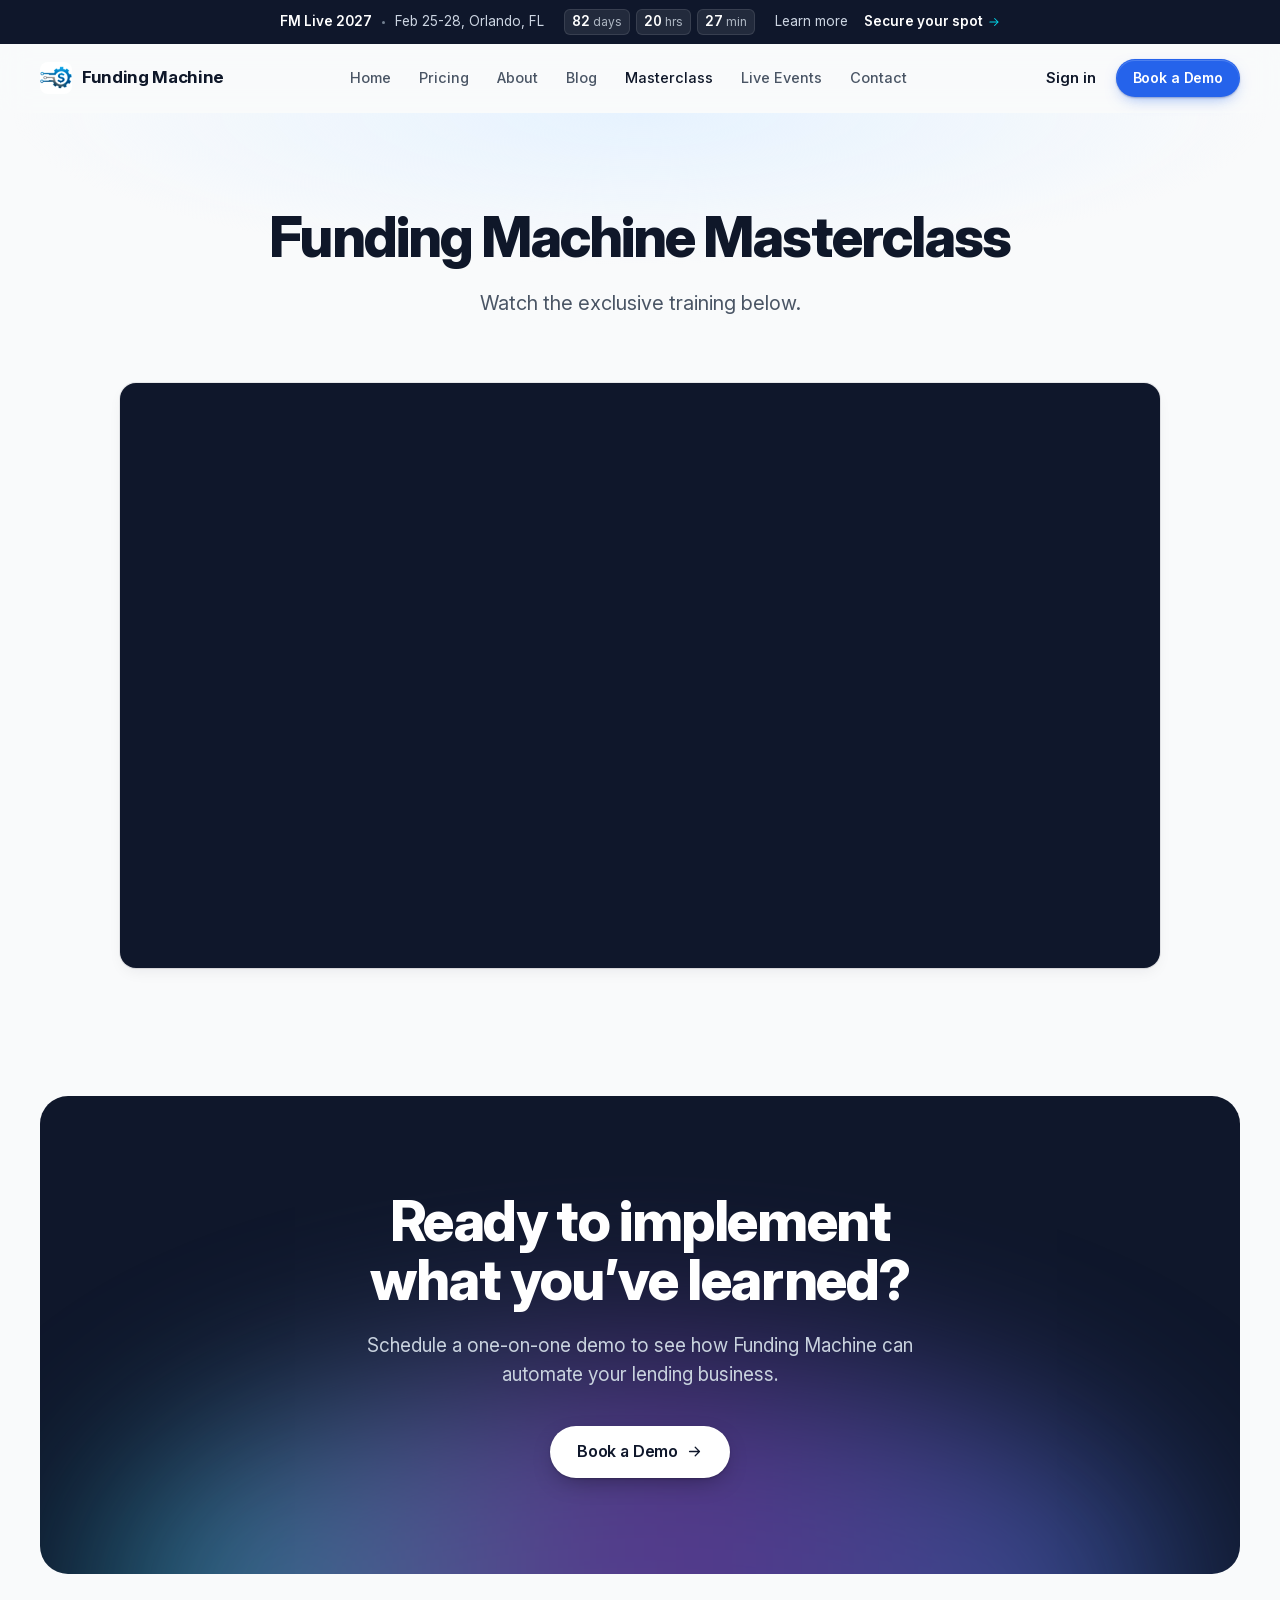
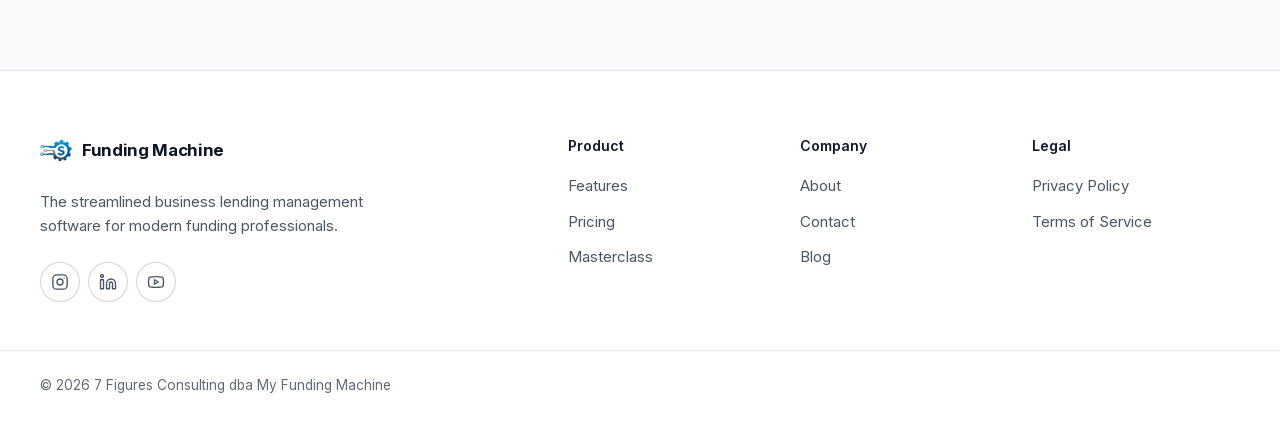
<file: masterclass-video.html>
<!doctype html>
<html lang="en">
<head>
<meta charset="utf-8">
<meta name="viewport" content="width=device-width, initial-scale=1">
<title>Masterclass Video | Funding Machine</title>
<meta name="description" content="Watch the exclusive Funding Machine training.">
<meta name="theme-color" content="#0f172a">
<link rel="canonical" href="https://myfundingmachine.com/masterclass/video">
<meta property="og:type" content="website">
<meta property="og:site_name" content="Funding Machine">
<meta property="og:title" content="Masterclass Video | Funding Machine">
<meta property="og:description" content="Watch the exclusive Funding Machine training.">
<meta property="og:url" content="https://myfundingmachine.com/masterclass/video">
<meta property="og:image" content="assets/img/app-overview.webp">
<meta name="twitter:card" content="summary_large_image">
<meta name="robots" content="noindex">
<link rel="icon" type="image/png" href="assets/img/mark-192.png">
<link rel="apple-touch-icon" href="assets/img/mark-192.png">
<link rel="preload" href="assets/fonts/inter.woff2" as="font" type="font/woff2" crossorigin>
<link rel="stylesheet" href="assets/css/site.css">
</head>
<body>
<a class="skip" href="#main">Skip to content</a>

<div class="event-bar">
  <div class="wrap event-bar__inner">
    <p class="event-bar__what"><strong>FM Live 2027</strong><span class="event-bar__sep" aria-hidden="true"></span><span>Feb 25-28, Orlando, FL</span></p>
    <p class="event-bar__count" id="countdown" aria-label="Countdown to FM Live 2027">
      <span class="chip"><b data-cd="d">--</b><span><span class="u-long">days</span><span class="u-short">d</span></span></span>
      <span class="chip"><b data-cd="h">--</b><span><span class="u-long">hrs</span><span class="u-short">h</span></span></span>
      <span class="chip chip--min"><b data-cd="m">--</b><span>min</span></span>
    </p>
    <p class="event-bar__links">
      <a class="event-bar__more" href="live-events.html">Learn more</a>
      <a class="event-bar__cta" href="live-events.html">Secure your spot
        <svg class="icon" viewBox="0 0 24 24" aria-hidden="true"><path d="M5 12h14M13 6l6 6-6 6"/></svg>
      </a>
    </p>
  </div>
</div>

<header class="site-head" id="site-head">
  <div class="wrap site-head__inner">
    <a class="brand" href="index.html" aria-label="Funding Machine home">
      <img src="assets/img/mark-192.png" alt="" width="32" height="32">
      <span>Funding Machine</span>
    </a>
    <nav class="nav" id="site-nav" aria-label="Main">
      <ul class="nav__links">
        <li><a href="index.html">Home</a></li>
        <li><a href="pricing.html">Pricing</a></li>
        <li><a href="about.html">About</a></li>
        <li><a href="blog.html">Blog</a></li>
        <li><a href="masterclass.html" aria-current="page">Masterclass</a></li>
        <li><a href="live-events.html">Live Events</a></li>
        <li><a href="contact.html">Contact</a></li>
      </ul>
      <div class="nav__actions">
        <a class="nav__signin" href="https://app.myfundingmachine.com">Sign in</a>
        <a class="btn btn--primary btn--sm" href="book-demo.html">Book a Demo</a>
      </div>
    </nav>
    <button class="nav-toggle" type="button" aria-expanded="false" aria-controls="site-nav" aria-label="Open menu">
      <svg viewBox="0 0 24 24" aria-hidden="true"><path class="l1" d="M4 8h16"/><path class="l2" d="M4 16h16"/></svg>
    </button>
  </div>
</header>

<main id="main">
<section class="page-hero page-hero--compact" aria-labelledby="page-title">
  <div class="wrap page-hero__inner">
    <h1 id="page-title">Funding Machine Masterclass</h1>
    <p class="page-hero__lede">Watch the exclusive training below.</p>
  </div>
</section>

<section class="section section--flush" aria-label="Masterclass video">
  <div class="wrap">
    <div class="player event-video">
      <iframe src="https://player.vimeo.com/video/1140141974" title="Funding Machine Masterclass" allow="autoplay; fullscreen; picture-in-picture" allowfullscreen></iframe>
    </div>
  </div>
</section>

<section class="cta" aria-labelledby="cta-title">
  <div class="wrap">
    <div class="cta__panel">
      <h2 id="cta-title">Ready to implement what you&rsquo;ve learned?</h2>
      <p>Schedule a one-on-one demo to see how Funding Machine can automate your lending business.</p>
      <div class="cta__actions">
        <a class="btn btn--light btn--lg" href="book-demo.html">Book a Demo
          <svg class="icon" viewBox="0 0 24 24" aria-hidden="true"><path d="M5 12h14M13 6l6 6-6 6"/></svg>
        </a>
      </div>
    </div>
  </div>
</section>
</main>

<footer class="foot">
  <div class="wrap foot__grid">
    <div class="foot__brand">
      <a class="brand" href="index.html">
        <img src="assets/img/mark-192.png" alt="" width="32" height="32">
        <span>Funding Machine</span>
      </a>
      <p>The streamlined business lending management software for modern funding professionals.</p>
      <ul class="foot__social">
        <li><a href="https://www.instagram.com/7figures_club/" aria-label="Instagram"><svg class="icon" viewBox="0 0 24 24" aria-hidden="true"><rect x="2.5" y="2.5" width="19" height="19" rx="5"/><circle cx="12" cy="12" r="4"/><path d="M17.5 6.5h.01"/></svg></a></li>
        <li><a href="https://www.linkedin.com/company/7-figures-club" aria-label="LinkedIn"><svg class="icon" viewBox="0 0 24 24" aria-hidden="true"><path d="M16 8a6 6 0 0 1 6 6v7h-4v-7a2 2 0 0 0-4 0v7h-4v-7a6 6 0 0 1 6-6z"/><rect x="2" y="9" width="4" height="12"/><circle cx="4" cy="4" r="2"/></svg></a></li>
        <li><a href="https://www.youtube.com/c/7FiguresFunding" aria-label="YouTube"><svg class="icon" viewBox="0 0 24 24" aria-hidden="true"><path d="M2.5 17a24 24 0 0 1 0-10 2 2 0 0 1 1.4-1.4 49.6 49.6 0 0 1 16.2 0A2 2 0 0 1 21.5 7a24 24 0 0 1 0 10 2 2 0 0 1-1.4 1.4 49.6 49.6 0 0 1-16.2 0A2 2 0 0 1 2.5 17"/><path d="m10 15 5-3-5-3z"/></svg></a></li>
      </ul>
    </div>
    <nav class="foot__links" aria-label="Footer">
      <div>
        <h3>Product</h3>
        <ul>
          <li><a href="index.html#features">Features</a></li>
          <li><a href="pricing.html">Pricing</a></li>
          <li><a href="masterclass.html">Masterclass</a></li>
        </ul>
      </div>
      <div>
        <h3>Company</h3>
        <ul>
          <li><a href="about.html">About</a></li>
          <li><a href="contact.html">Contact</a></li>
          <li><a href="blog.html">Blog</a></li>
        </ul>
      </div>
      <div>
        <h3>Legal</h3>
        <ul>
          <li><a href="privacy.html">Privacy Policy</a></li>
          <li><a href="terms-of-service.html">Terms of Service</a></li>
        </ul>
      </div>
    </nav>
  </div>
  <div class="wrap foot__base">
    <p>&copy; 2026 7 Figures Consulting dba My Funding Machine</p>
  </div>
</footer>

<script src="assets/js/site.js" defer></script>
</body>
</html>
</file>
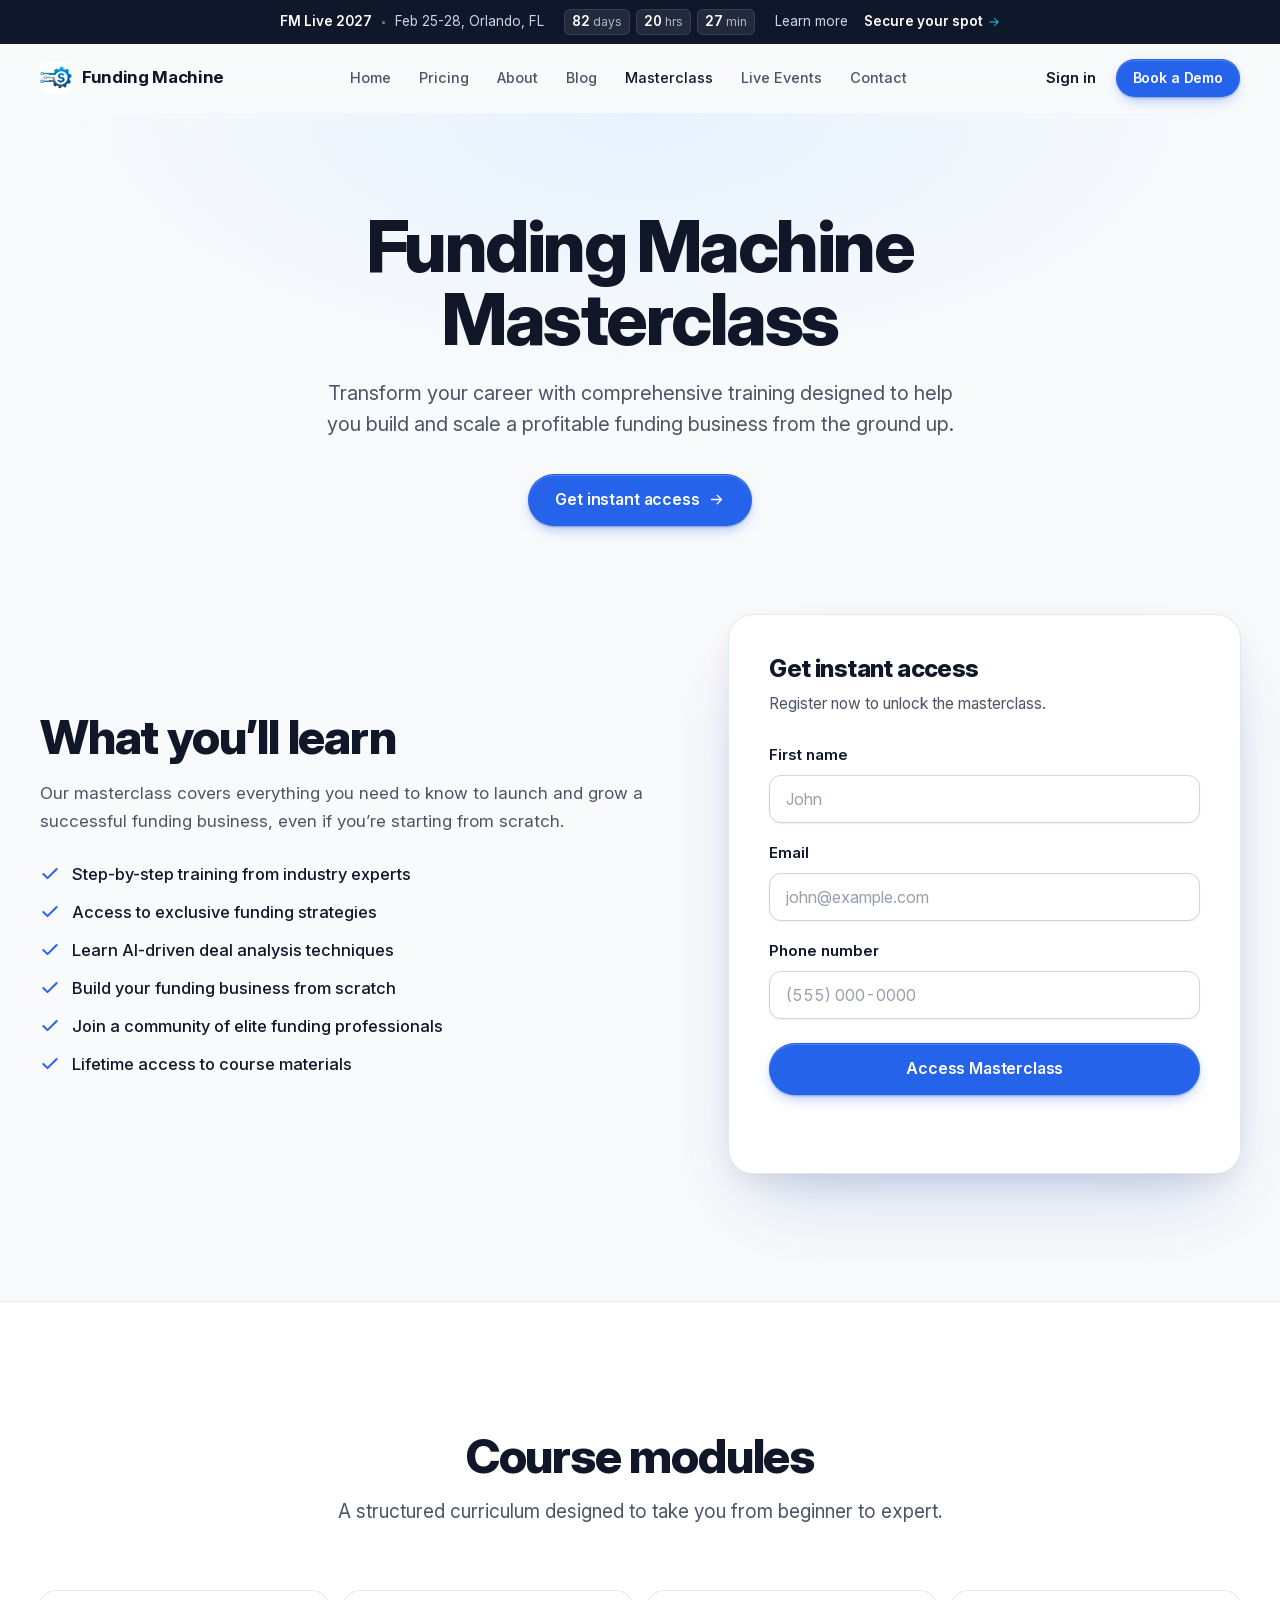
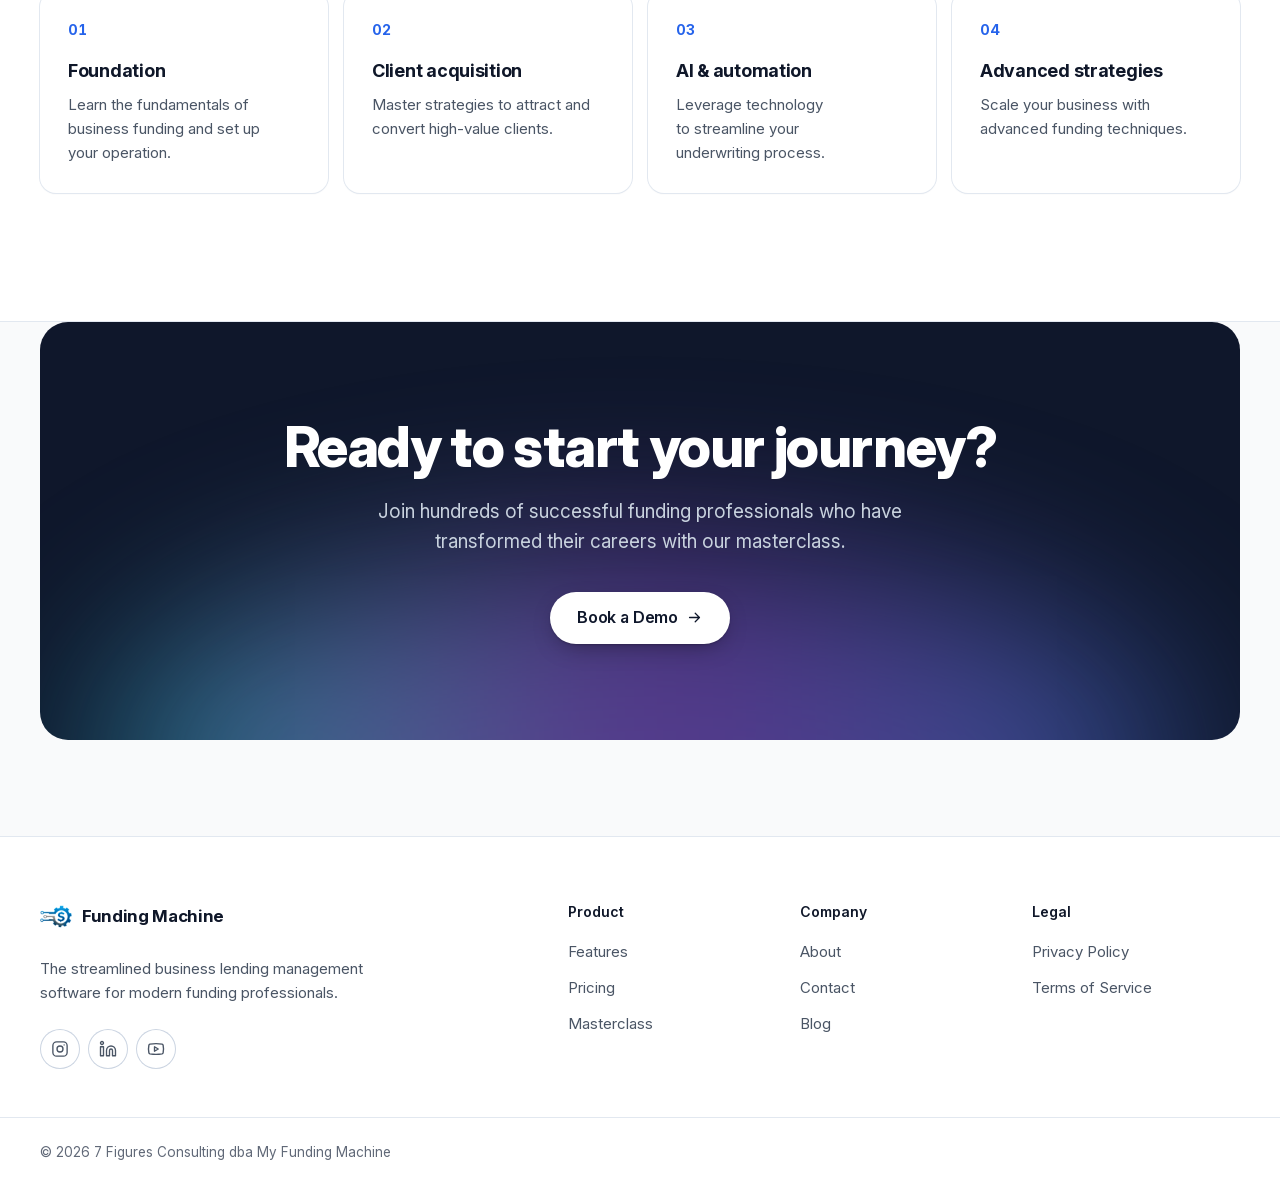
<file: masterclass.html>
<!doctype html>
<html lang="en">
<head>
<meta charset="utf-8">
<meta name="viewport" content="width=device-width, initial-scale=1">
<title>Funding Machine Masterclass | Build a Funding Business</title>
<meta name="description" content="Transform your career with comprehensive training designed to help you build and scale a profitable funding business from the ground up.">
<meta name="theme-color" content="#0f172a">
<link rel="canonical" href="https://myfundingmachine.com/masterclass">
<meta property="og:type" content="website">
<meta property="og:site_name" content="Funding Machine">
<meta property="og:title" content="Funding Machine Masterclass | Build a Funding Business">
<meta property="og:description" content="Transform your career with comprehensive training designed to help you build and scale a profitable funding business from the ground up.">
<meta property="og:url" content="https://myfundingmachine.com/masterclass">
<meta property="og:image" content="assets/img/app-overview.webp">
<meta name="twitter:card" content="summary_large_image">
<link rel="icon" type="image/png" href="assets/img/mark-192.png">
<link rel="apple-touch-icon" href="assets/img/mark-192.png">
<link rel="preload" href="assets/fonts/inter.woff2" as="font" type="font/woff2" crossorigin>
<link rel="stylesheet" href="assets/css/site.css">
</head>
<body>
<a class="skip" href="#main">Skip to content</a>

<div class="event-bar">
  <div class="wrap event-bar__inner">
    <p class="event-bar__what"><strong>FM Live 2027</strong><span class="event-bar__sep" aria-hidden="true"></span><span>Feb 25-28, Orlando, FL</span></p>
    <p class="event-bar__count" id="countdown" aria-label="Countdown to FM Live 2027">
      <span class="chip"><b data-cd="d">--</b><span><span class="u-long">days</span><span class="u-short">d</span></span></span>
      <span class="chip"><b data-cd="h">--</b><span><span class="u-long">hrs</span><span class="u-short">h</span></span></span>
      <span class="chip chip--min"><b data-cd="m">--</b><span>min</span></span>
    </p>
    <p class="event-bar__links">
      <a class="event-bar__more" href="live-events.html">Learn more</a>
      <a class="event-bar__cta" href="live-events.html">Secure your spot
        <svg class="icon" viewBox="0 0 24 24" aria-hidden="true"><path d="M5 12h14M13 6l6 6-6 6"/></svg>
      </a>
    </p>
  </div>
</div>

<header class="site-head" id="site-head">
  <div class="wrap site-head__inner">
    <a class="brand" href="index.html" aria-label="Funding Machine home">
      <img src="assets/img/mark-192.png" alt="" width="32" height="32">
      <span>Funding Machine</span>
    </a>
    <nav class="nav" id="site-nav" aria-label="Main">
      <ul class="nav__links">
        <li><a href="index.html">Home</a></li>
        <li><a href="pricing.html">Pricing</a></li>
        <li><a href="about.html">About</a></li>
        <li><a href="blog.html">Blog</a></li>
        <li><a href="masterclass.html" aria-current="page">Masterclass</a></li>
        <li><a href="live-events.html">Live Events</a></li>
        <li><a href="contact.html">Contact</a></li>
      </ul>
      <div class="nav__actions">
        <a class="nav__signin" href="https://app.myfundingmachine.com">Sign in</a>
        <a class="btn btn--primary btn--sm" href="book-demo.html">Book a Demo</a>
      </div>
    </nav>
    <button class="nav-toggle" type="button" aria-expanded="false" aria-controls="site-nav" aria-label="Open menu">
      <svg viewBox="0 0 24 24" aria-hidden="true"><path class="l1" d="M4 8h16"/><path class="l2" d="M4 16h16"/></svg>
    </button>
  </div>
</header>

<main id="main">
<section class="page-hero" aria-labelledby="page-title">
  <div class="wrap page-hero__inner">
    <h1 id="page-title">Funding Machine Masterclass</h1>
    <p class="page-hero__lede">Transform your career with comprehensive training designed to help you build and scale a profitable funding business from the ground up.</p>
    <div class="page-hero__actions">
      <a class="btn btn--primary btn--lg" href="#register">Get instant access
        <svg class="icon" viewBox="0 0 24 24" aria-hidden="true"><path d="M5 12h14M13 6l6 6-6 6"/></svg>
      </a>
    </div>
  </div>
</section>

<section class="section section--flush" id="register" aria-labelledby="learn-title">
  <div class="wrap learn">
    <div class="learn__copy">
      <h2 id="learn-title">What you&rsquo;ll learn</h2>
      <p>Our masterclass covers everything you need to know to launch and grow a successful funding business, even if you&rsquo;re starting from scratch.</p>
      <ul class="checks">
        <li><svg class="icon" viewBox="0 0 24 24" aria-hidden="true"><path d="M20 6 9 17l-5-5"/></svg>Step-by-step training from industry experts</li>
        <li><svg class="icon" viewBox="0 0 24 24" aria-hidden="true"><path d="M20 6 9 17l-5-5"/></svg>Access to exclusive funding strategies</li>
        <li><svg class="icon" viewBox="0 0 24 24" aria-hidden="true"><path d="M20 6 9 17l-5-5"/></svg>Learn AI-driven deal analysis techniques</li>
        <li><svg class="icon" viewBox="0 0 24 24" aria-hidden="true"><path d="M20 6 9 17l-5-5"/></svg>Build your funding business from scratch</li>
        <li><svg class="icon" viewBox="0 0 24 24" aria-hidden="true"><path d="M20 6 9 17l-5-5"/></svg>Join a community of elite funding professionals</li>
        <li><svg class="icon" viewBox="0 0 24 24" aria-hidden="true"><path d="M20 6 9 17l-5-5"/></svg>Lifetime access to course materials</li>
      </ul>
    </div>
    <div class="form-card">
      <h3 id="form-title">Get instant access</h3>
      <p>Register now to unlock the masterclass.</p>
      <form id="masterclass-form" aria-labelledby="form-title" data-redirect="masterclass-video.html">
        <div class="field">
          <label for="mc-first">First name</label>
          <input id="mc-first" name="first_name" type="text" placeholder="John" autocomplete="given-name" required>
        </div>
        <div class="field">
          <label for="mc-email">Email</label>
          <input id="mc-email" name="email" type="email" placeholder="john@example.com" autocomplete="email" required>
        </div>
        <div class="field">
          <label for="mc-phone">Phone number</label>
          <input id="mc-phone" name="phone" type="tel" placeholder="(555) 000-0000" autocomplete="tel" required>
        </div>
        <button class="btn btn--primary btn--lg" type="submit">Access Masterclass</button>
        <p class="form-card__status" role="status" aria-live="polite"></p>
      </form>
    </div>
  </div>
</section>

<section class="section section--band" aria-labelledby="modules-title">
  <div class="wrap">
    <div class="section-head">
      <h2 id="modules-title">Course modules</h2>
      <p>A structured curriculum designed to take you from beginner to expert.</p>
    </div>
    <ol class="modules">
      <li class="feature-card">
        <h3>Foundation</h3>
        <p>Learn the fundamentals of business funding and set up your operation.</p>
      </li>
      <li class="feature-card">
        <h3>Client acquisition</h3>
        <p>Master strategies to attract and convert high-value clients.</p>
      </li>
      <li class="feature-card">
        <h3>AI &amp; automation</h3>
        <p>Leverage technology to streamline your underwriting process.</p>
      </li>
      <li class="feature-card">
        <h3>Advanced strategies</h3>
        <p>Scale your business with advanced funding techniques.</p>
      </li>
    </ol>
  </div>
</section>

<section class="cta" aria-labelledby="cta-title">
  <div class="wrap">
    <div class="cta__panel">
      <h2 id="cta-title">Ready to start your journey?</h2>
      <p>Join hundreds of successful funding professionals who have transformed their careers with our masterclass.</p>
      <div class="cta__actions">
        <a class="btn btn--light btn--lg" href="book-demo.html">Book a Demo
          <svg class="icon" viewBox="0 0 24 24" aria-hidden="true"><path d="M5 12h14M13 6l6 6-6 6"/></svg>
        </a>
      </div>
    </div>
  </div>
</section>
</main>

<footer class="foot">
  <div class="wrap foot__grid">
    <div class="foot__brand">
      <a class="brand" href="index.html">
        <img src="assets/img/mark-192.png" alt="" width="32" height="32">
        <span>Funding Machine</span>
      </a>
      <p>The streamlined business lending management software for modern funding professionals.</p>
      <ul class="foot__social">
        <li><a href="https://www.instagram.com/7figures_club/" aria-label="Instagram"><svg class="icon" viewBox="0 0 24 24" aria-hidden="true"><rect x="2.5" y="2.5" width="19" height="19" rx="5"/><circle cx="12" cy="12" r="4"/><path d="M17.5 6.5h.01"/></svg></a></li>
        <li><a href="https://www.linkedin.com/company/7-figures-club" aria-label="LinkedIn"><svg class="icon" viewBox="0 0 24 24" aria-hidden="true"><path d="M16 8a6 6 0 0 1 6 6v7h-4v-7a2 2 0 0 0-4 0v7h-4v-7a6 6 0 0 1 6-6z"/><rect x="2" y="9" width="4" height="12"/><circle cx="4" cy="4" r="2"/></svg></a></li>
        <li><a href="https://www.youtube.com/c/7FiguresFunding" aria-label="YouTube"><svg class="icon" viewBox="0 0 24 24" aria-hidden="true"><path d="M2.5 17a24 24 0 0 1 0-10 2 2 0 0 1 1.4-1.4 49.6 49.6 0 0 1 16.2 0A2 2 0 0 1 21.5 7a24 24 0 0 1 0 10 2 2 0 0 1-1.4 1.4 49.6 49.6 0 0 1-16.2 0A2 2 0 0 1 2.5 17"/><path d="m10 15 5-3-5-3z"/></svg></a></li>
      </ul>
    </div>
    <nav class="foot__links" aria-label="Footer">
      <div>
        <h3>Product</h3>
        <ul>
          <li><a href="index.html#features">Features</a></li>
          <li><a href="pricing.html">Pricing</a></li>
          <li><a href="masterclass.html">Masterclass</a></li>
        </ul>
      </div>
      <div>
        <h3>Company</h3>
        <ul>
          <li><a href="about.html">About</a></li>
          <li><a href="contact.html">Contact</a></li>
          <li><a href="blog.html">Blog</a></li>
        </ul>
      </div>
      <div>
        <h3>Legal</h3>
        <ul>
          <li><a href="privacy.html">Privacy Policy</a></li>
          <li><a href="terms-of-service.html">Terms of Service</a></li>
        </ul>
      </div>
    </nav>
  </div>
  <div class="wrap foot__base">
    <p>&copy; 2026 7 Figures Consulting dba My Funding Machine</p>
  </div>
</footer>

<script src="assets/js/site.js" defer></script>
</body>
</html>
</file>
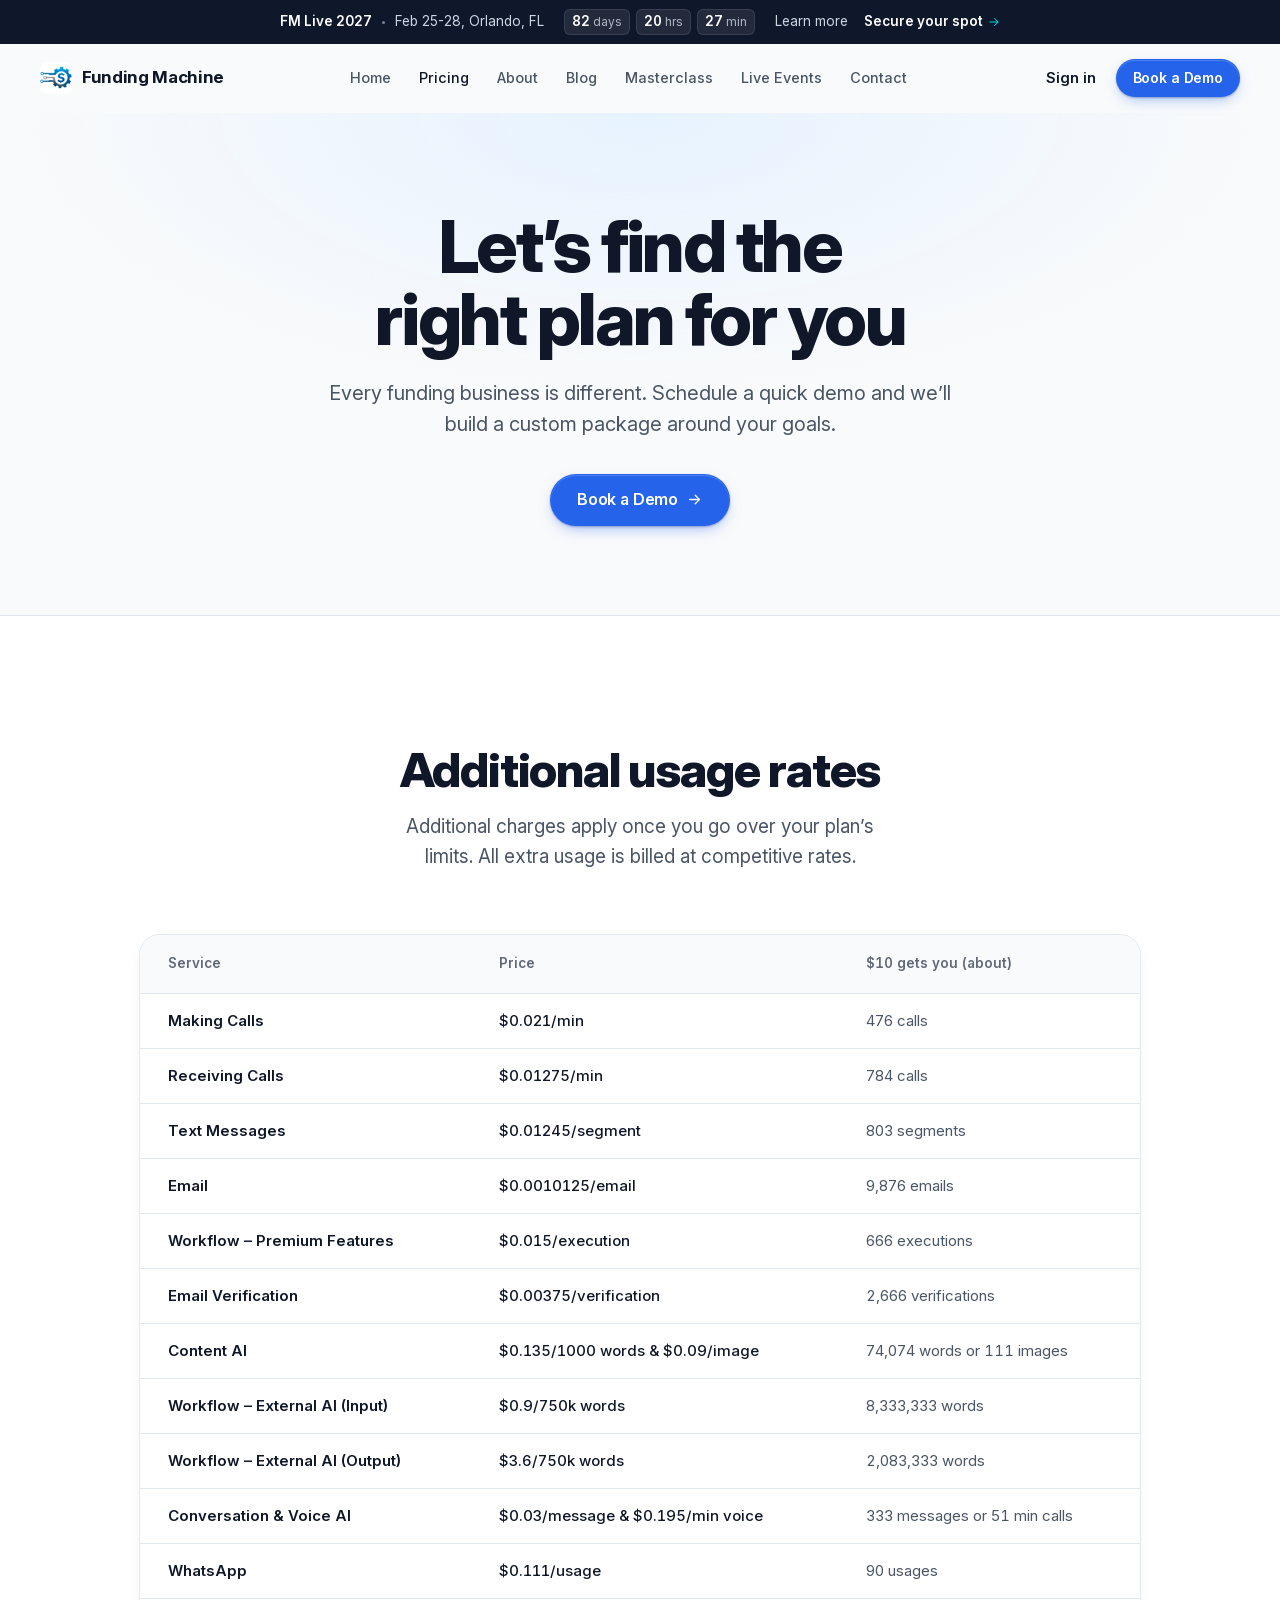
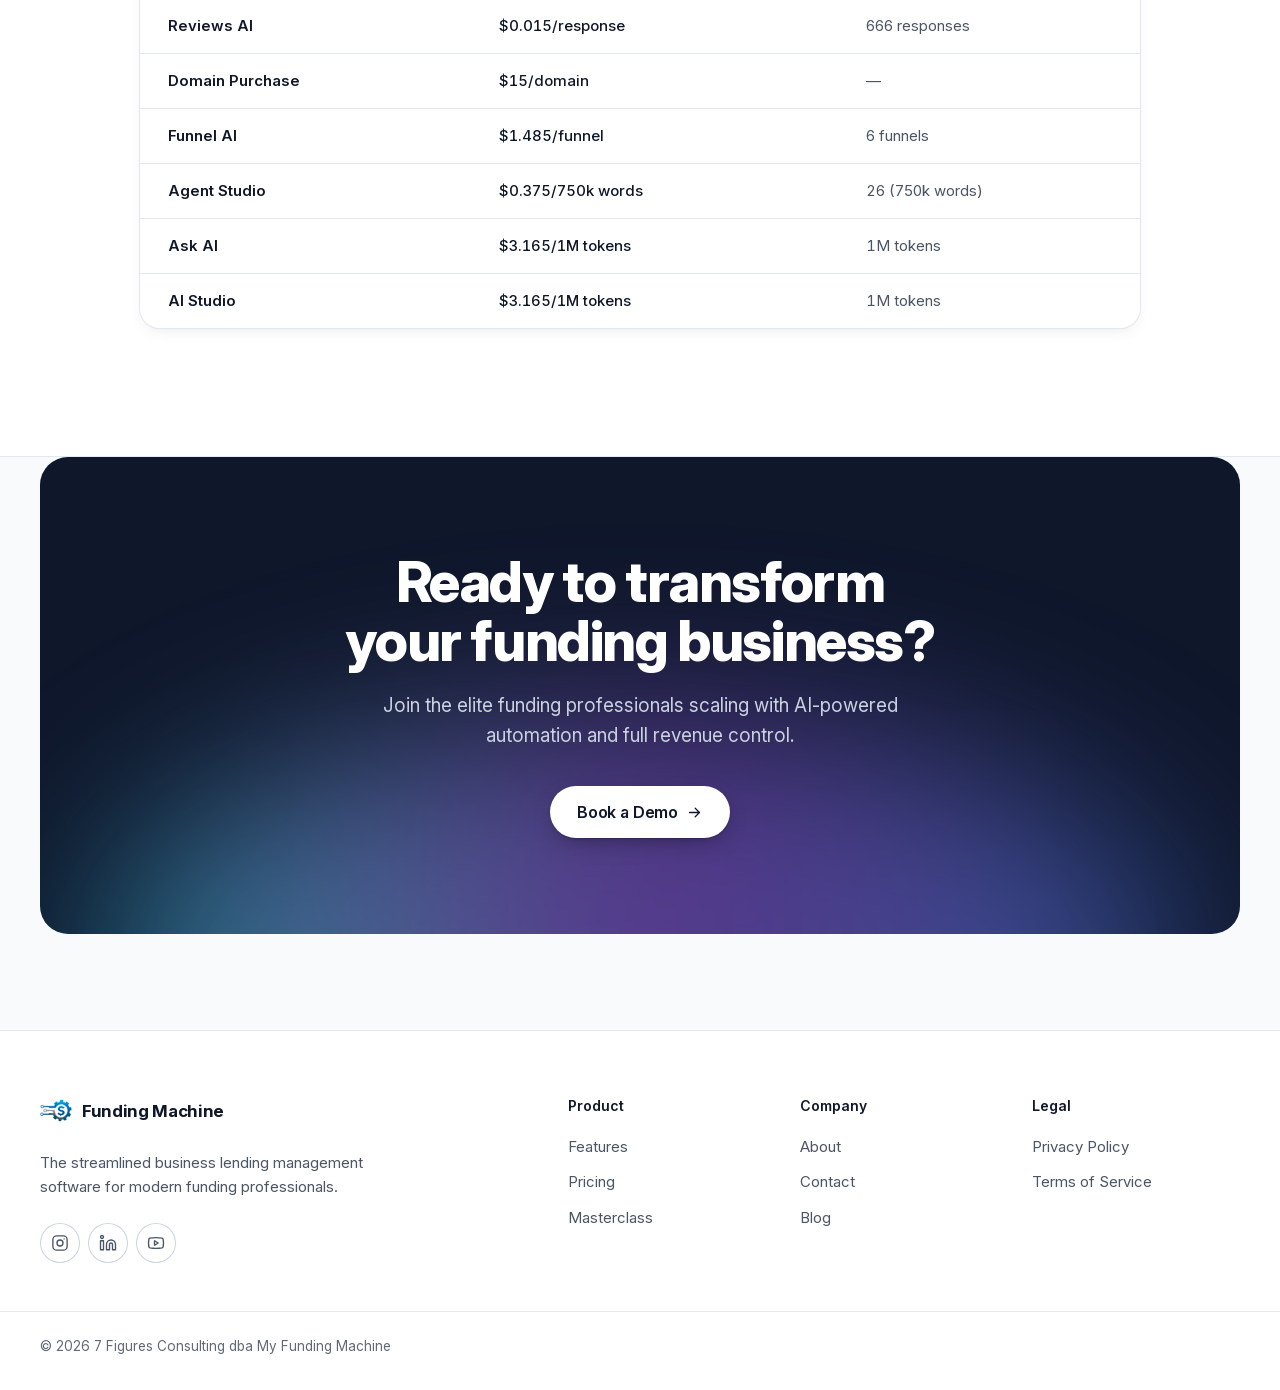
<file: pricing.html>
<!doctype html>
<html lang="en">
<head>
<meta charset="utf-8">
<meta name="viewport" content="width=device-width, initial-scale=1">
<title>Pricing & Custom Plans | Funding Machine</title>
<meta name="description" content="Every funding business is different. Schedule a quick demo and we'll build a custom package around your goals.">
<meta name="theme-color" content="#0f172a">
<link rel="canonical" href="https://myfundingmachine.com/pricing">
<meta property="og:type" content="website">
<meta property="og:site_name" content="Funding Machine">
<meta property="og:title" content="Pricing & Custom Plans | Funding Machine">
<meta property="og:description" content="Every funding business is different. Schedule a quick demo and we'll build a custom package around your goals.">
<meta property="og:url" content="https://myfundingmachine.com/pricing">
<meta property="og:image" content="assets/img/app-overview.webp">
<meta name="twitter:card" content="summary_large_image">
<link rel="icon" type="image/png" href="assets/img/mark-192.png">
<link rel="apple-touch-icon" href="assets/img/mark-192.png">
<link rel="preload" href="assets/fonts/inter.woff2" as="font" type="font/woff2" crossorigin>
<link rel="stylesheet" href="assets/css/site.css">
</head>
<body>
<a class="skip" href="#main">Skip to content</a>

<div class="event-bar">
  <div class="wrap event-bar__inner">
    <p class="event-bar__what"><strong>FM Live 2027</strong><span class="event-bar__sep" aria-hidden="true"></span><span>Feb 25-28, Orlando, FL</span></p>
    <p class="event-bar__count" id="countdown" aria-label="Countdown to FM Live 2027">
      <span class="chip"><b data-cd="d">--</b><span><span class="u-long">days</span><span class="u-short">d</span></span></span>
      <span class="chip"><b data-cd="h">--</b><span><span class="u-long">hrs</span><span class="u-short">h</span></span></span>
      <span class="chip chip--min"><b data-cd="m">--</b><span>min</span></span>
    </p>
    <p class="event-bar__links">
      <a class="event-bar__more" href="live-events.html">Learn more</a>
      <a class="event-bar__cta" href="live-events.html">Secure your spot
        <svg class="icon" viewBox="0 0 24 24" aria-hidden="true"><path d="M5 12h14M13 6l6 6-6 6"/></svg>
      </a>
    </p>
  </div>
</div>

<header class="site-head" id="site-head">
  <div class="wrap site-head__inner">
    <a class="brand" href="index.html" aria-label="Funding Machine home">
      <img src="assets/img/mark-192.png" alt="" width="32" height="32">
      <span>Funding Machine</span>
    </a>
    <nav class="nav" id="site-nav" aria-label="Main">
      <ul class="nav__links">
        <li><a href="index.html">Home</a></li>
        <li><a href="pricing.html" aria-current="page">Pricing</a></li>
        <li><a href="about.html">About</a></li>
        <li><a href="blog.html">Blog</a></li>
        <li><a href="masterclass.html">Masterclass</a></li>
        <li><a href="live-events.html">Live Events</a></li>
        <li><a href="contact.html">Contact</a></li>
      </ul>
      <div class="nav__actions">
        <a class="nav__signin" href="https://app.myfundingmachine.com">Sign in</a>
        <a class="btn btn--primary btn--sm" href="book-demo.html">Book a Demo</a>
      </div>
    </nav>
    <button class="nav-toggle" type="button" aria-expanded="false" aria-controls="site-nav" aria-label="Open menu">
      <svg viewBox="0 0 24 24" aria-hidden="true"><path class="l1" d="M4 8h16"/><path class="l2" d="M4 16h16"/></svg>
    </button>
  </div>
</header>

<main id="main">
<section class="page-hero" aria-labelledby="page-title">
  <div class="wrap page-hero__inner">
    <h1 id="page-title">Let&rsquo;s find the right plan for you</h1>
    <p class="page-hero__lede">Every funding business is different. Schedule a quick demo and we&rsquo;ll build a custom package around your goals.</p>
    <div class="page-hero__actions">
      <a class="btn btn--primary btn--lg" href="book-demo.html">Book a Demo
        <svg class="icon" viewBox="0 0 24 24" aria-hidden="true"><path d="M5 12h14M13 6l6 6-6 6"/></svg>
      </a>
    </div>
  </div>
</section>

<section class="section section--band" aria-labelledby="rates-title">
  <div class="wrap">
    <div class="section-head">
      <h2 id="rates-title">Additional usage rates</h2>
      <p>Additional charges apply once you go over your plan&rsquo;s limits. All extra usage is billed at competitive rates.</p>
    </div>
    <div class="table-card">
      <table class="rates">
        <caption class="sr-only">Additional usage rates: price per unit and roughly what $10 buys</caption>
        <thead>
          <tr><th scope="col">Service</th><th scope="col">Price</th><th scope="col">$10 gets you (about)</th></tr>
        </thead>
        <tbody>
          <tr><th scope="row">Making Calls</th><td data-label="Price">$0.021/min</td><td data-label="$10 gets you (about)">476 calls</td></tr>
          <tr><th scope="row">Receiving Calls</th><td data-label="Price">$0.01275/min</td><td data-label="$10 gets you (about)">784 calls</td></tr>
          <tr><th scope="row">Text Messages</th><td data-label="Price">$0.01245/segment</td><td data-label="$10 gets you (about)">803 segments</td></tr>
          <tr><th scope="row">Email</th><td data-label="Price">$0.0010125/email</td><td data-label="$10 gets you (about)">9,876 emails</td></tr>
          <tr><th scope="row">Workflow &ndash; Premium Features</th><td data-label="Price">$0.015/execution</td><td data-label="$10 gets you (about)">666 executions</td></tr>
          <tr><th scope="row">Email Verification</th><td data-label="Price">$0.00375/verification</td><td data-label="$10 gets you (about)">2,666 verifications</td></tr>
          <tr><th scope="row">Content AI</th><td data-label="Price">$0.135/1000 words &amp; $0.09/image</td><td data-label="$10 gets you (about)">74,074 words or 111 images</td></tr>
          <tr><th scope="row">Workflow &ndash; External AI (Input)</th><td data-label="Price">$0.9/750k words</td><td data-label="$10 gets you (about)">8,333,333 words</td></tr>
          <tr><th scope="row">Workflow &ndash; External AI (Output)</th><td data-label="Price">$3.6/750k words</td><td data-label="$10 gets you (about)">2,083,333 words</td></tr>
          <tr><th scope="row">Conversation &amp; Voice AI</th><td data-label="Price">$0.03/message &amp; $0.195/min voice</td><td data-label="$10 gets you (about)">333 messages or 51 min calls</td></tr>
          <tr><th scope="row">WhatsApp</th><td data-label="Price">$0.111/usage</td><td data-label="$10 gets you (about)">90 usages</td></tr>
          <tr><th scope="row">Reviews AI</th><td data-label="Price">$0.015/response</td><td data-label="$10 gets you (about)">666 responses</td></tr>
          <tr><th scope="row">Domain Purchase</th><td data-label="Price">$15/domain</td><td data-label="$10 gets you (about)"><span aria-label="Not applicable">&mdash;</span></td></tr>
          <tr><th scope="row">Funnel AI</th><td data-label="Price">$1.485/funnel</td><td data-label="$10 gets you (about)">6 funnels</td></tr>
          <tr><th scope="row">Agent Studio</th><td data-label="Price">$0.375/750k words</td><td data-label="$10 gets you (about)">26 (750k words)</td></tr>
          <tr><th scope="row">Ask AI</th><td data-label="Price">$3.165/1M tokens</td><td data-label="$10 gets you (about)">1M tokens</td></tr>
          <tr><th scope="row">AI Studio</th><td data-label="Price">$3.165/1M tokens</td><td data-label="$10 gets you (about)">1M tokens</td></tr>
        </tbody>
      </table>
    </div>
  </div>
</section>

<section class="cta" aria-labelledby="cta-title">
  <div class="wrap">
    <div class="cta__panel">
      <h2 id="cta-title">Ready to transform your funding business?</h2>
      <p>Join the elite funding professionals scaling with AI-powered automation and full revenue control.</p>
      <div class="cta__actions">
        <a class="btn btn--light btn--lg" href="book-demo.html">Book a Demo
          <svg class="icon" viewBox="0 0 24 24" aria-hidden="true"><path d="M5 12h14M13 6l6 6-6 6"/></svg>
        </a>
      </div>
    </div>
  </div>
</section>
</main>

<footer class="foot">
  <div class="wrap foot__grid">
    <div class="foot__brand">
      <a class="brand" href="index.html">
        <img src="assets/img/mark-192.png" alt="" width="32" height="32">
        <span>Funding Machine</span>
      </a>
      <p>The streamlined business lending management software for modern funding professionals.</p>
      <ul class="foot__social">
        <li><a href="https://www.instagram.com/7figures_club/" aria-label="Instagram"><svg class="icon" viewBox="0 0 24 24" aria-hidden="true"><rect x="2.5" y="2.5" width="19" height="19" rx="5"/><circle cx="12" cy="12" r="4"/><path d="M17.5 6.5h.01"/></svg></a></li>
        <li><a href="https://www.linkedin.com/company/7-figures-club" aria-label="LinkedIn"><svg class="icon" viewBox="0 0 24 24" aria-hidden="true"><path d="M16 8a6 6 0 0 1 6 6v7h-4v-7a2 2 0 0 0-4 0v7h-4v-7a6 6 0 0 1 6-6z"/><rect x="2" y="9" width="4" height="12"/><circle cx="4" cy="4" r="2"/></svg></a></li>
        <li><a href="https://www.youtube.com/c/7FiguresFunding" aria-label="YouTube"><svg class="icon" viewBox="0 0 24 24" aria-hidden="true"><path d="M2.5 17a24 24 0 0 1 0-10 2 2 0 0 1 1.4-1.4 49.6 49.6 0 0 1 16.2 0A2 2 0 0 1 21.5 7a24 24 0 0 1 0 10 2 2 0 0 1-1.4 1.4 49.6 49.6 0 0 1-16.2 0A2 2 0 0 1 2.5 17"/><path d="m10 15 5-3-5-3z"/></svg></a></li>
      </ul>
    </div>
    <nav class="foot__links" aria-label="Footer">
      <div>
        <h3>Product</h3>
        <ul>
          <li><a href="index.html#features">Features</a></li>
          <li><a href="pricing.html">Pricing</a></li>
          <li><a href="masterclass.html">Masterclass</a></li>
        </ul>
      </div>
      <div>
        <h3>Company</h3>
        <ul>
          <li><a href="about.html">About</a></li>
          <li><a href="contact.html">Contact</a></li>
          <li><a href="blog.html">Blog</a></li>
        </ul>
      </div>
      <div>
        <h3>Legal</h3>
        <ul>
          <li><a href="privacy.html">Privacy Policy</a></li>
          <li><a href="terms-of-service.html">Terms of Service</a></li>
        </ul>
      </div>
    </nav>
  </div>
  <div class="wrap foot__base">
    <p>&copy; 2026 7 Figures Consulting dba My Funding Machine</p>
  </div>
</footer>

<script src="assets/js/site.js" defer></script>
</body>
</html>
</file>
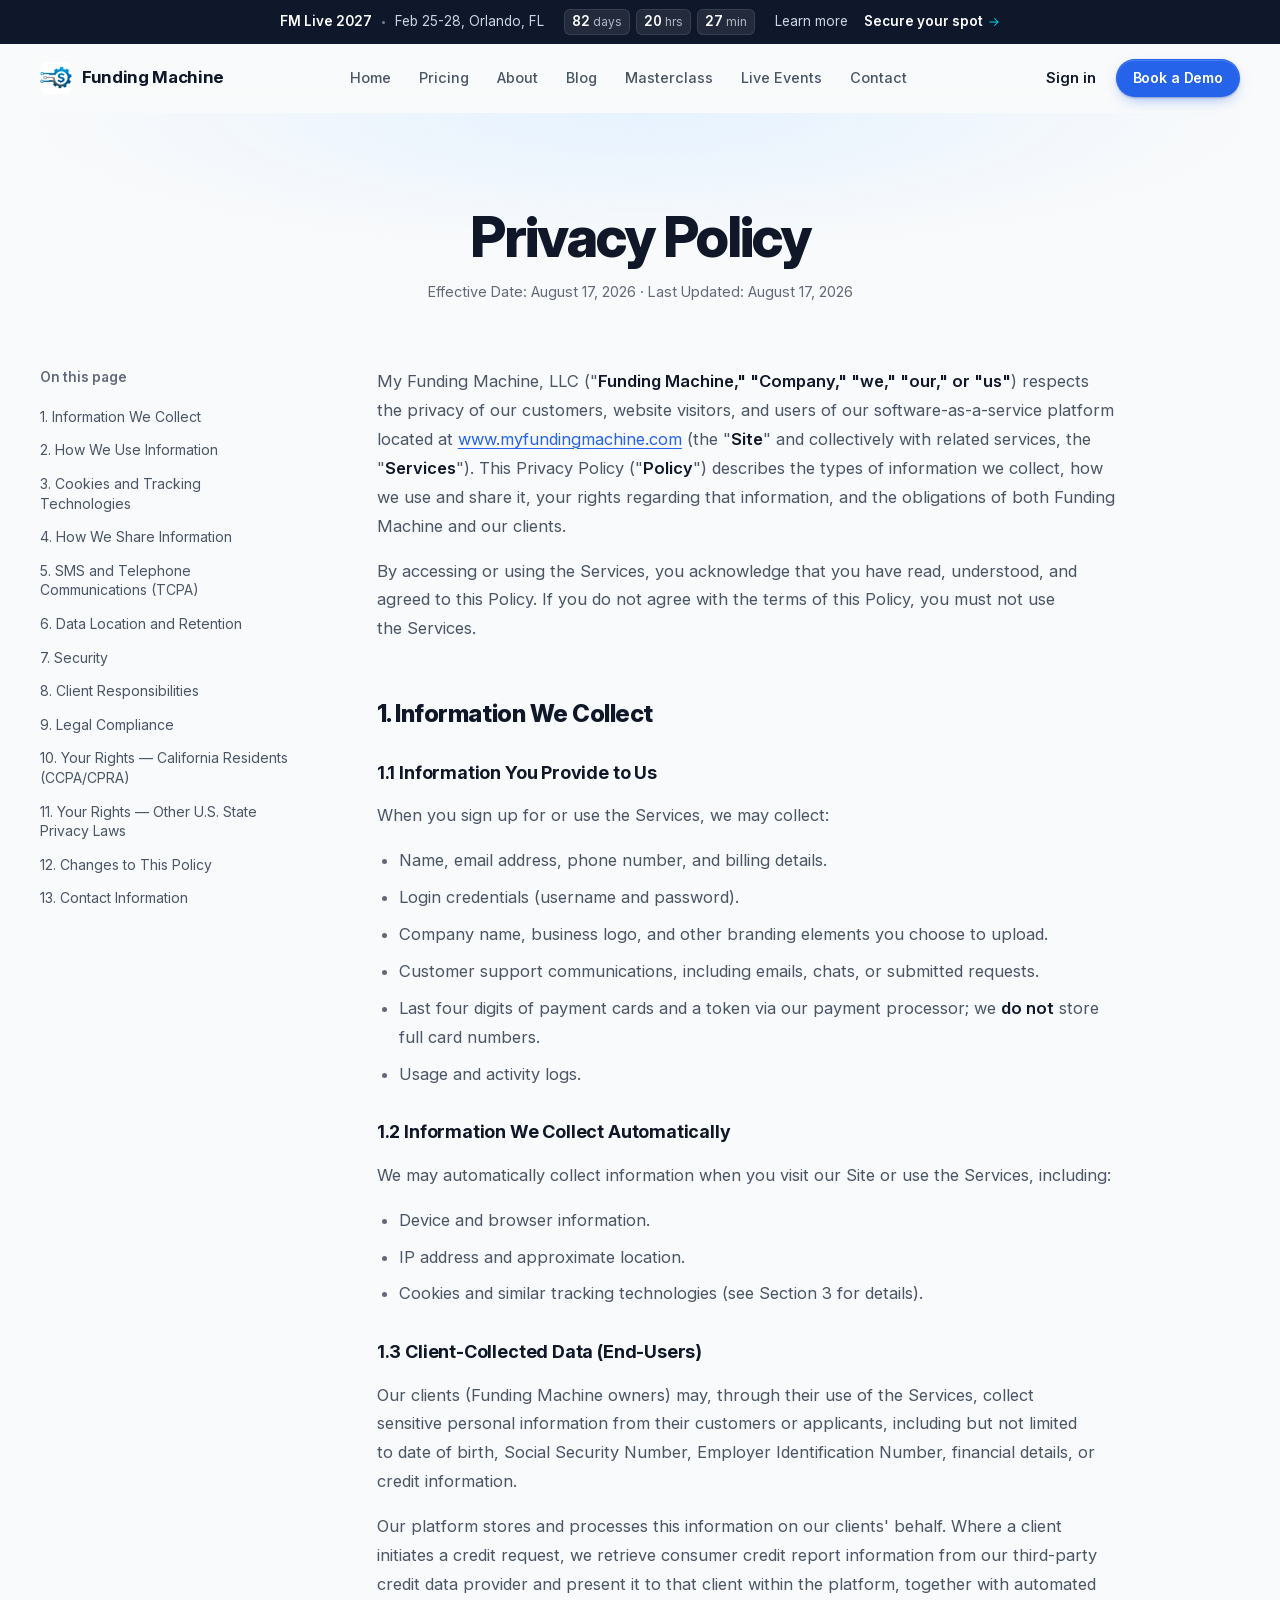
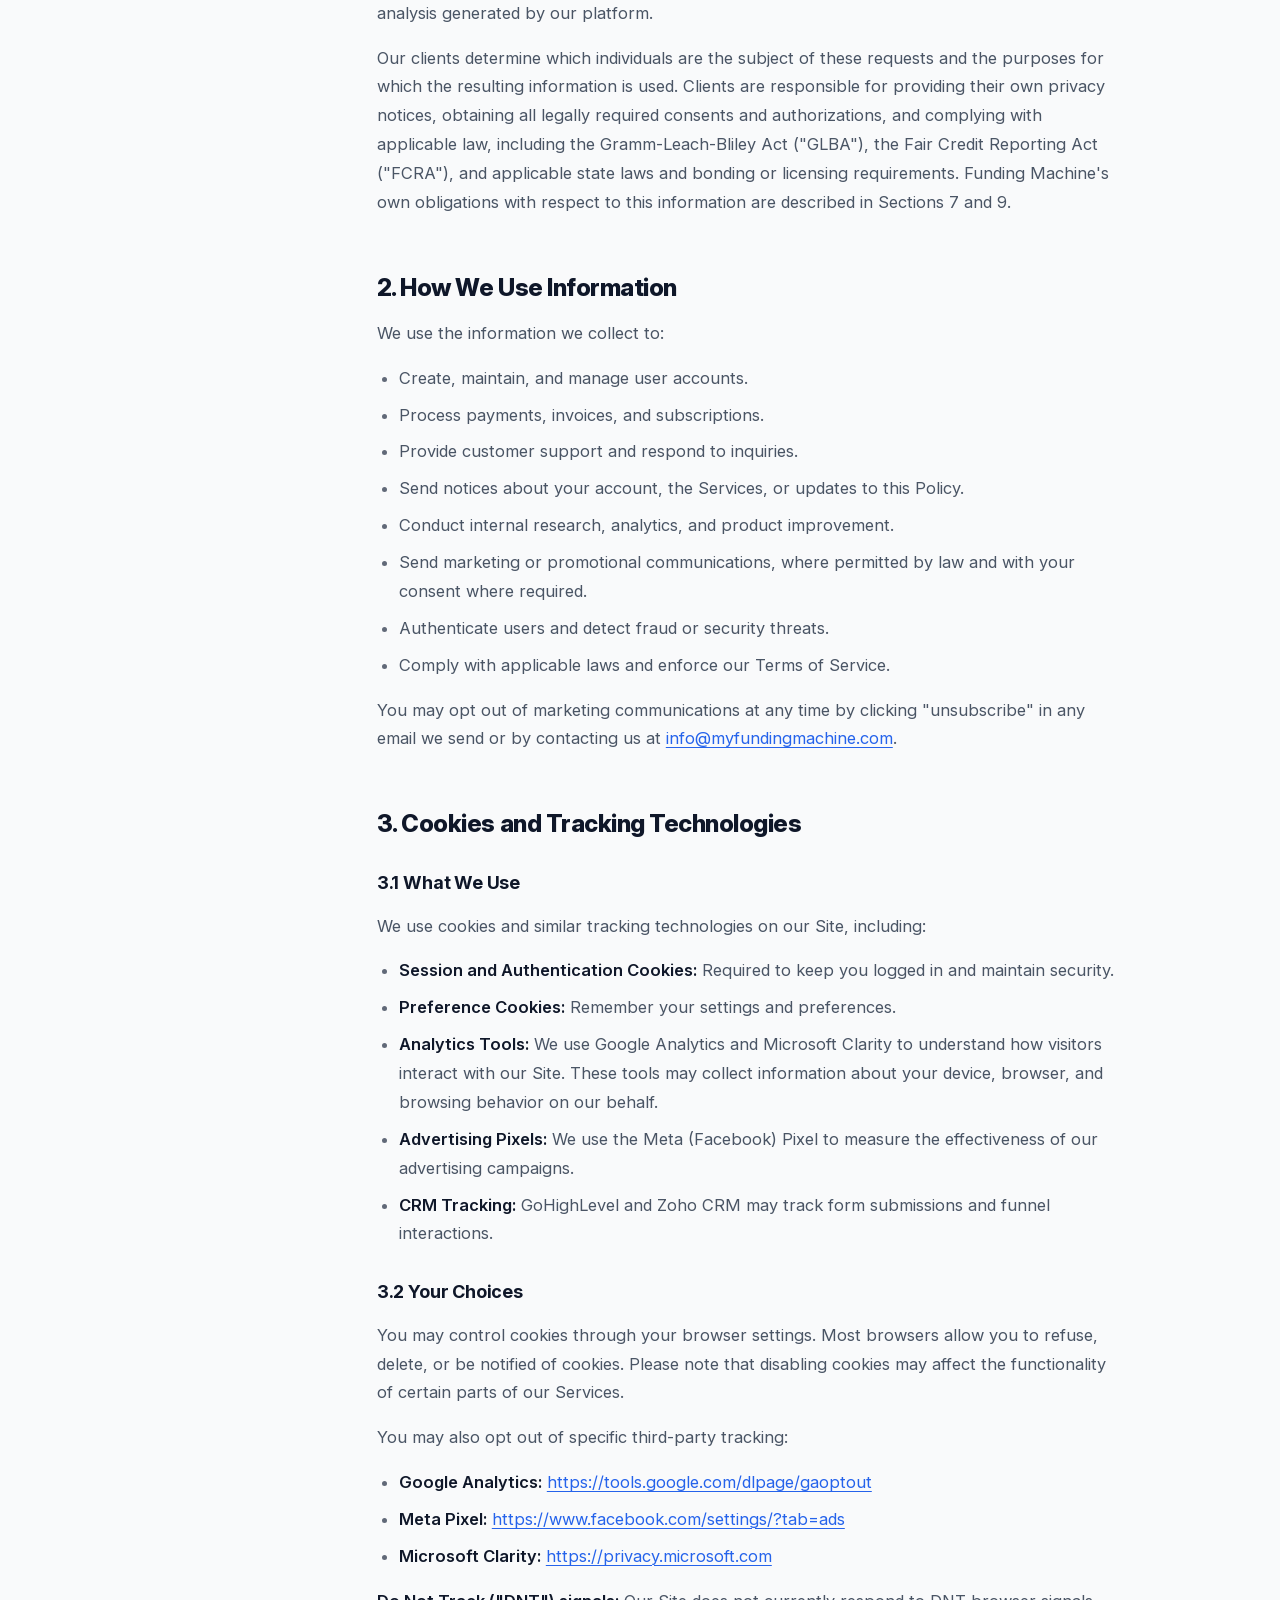
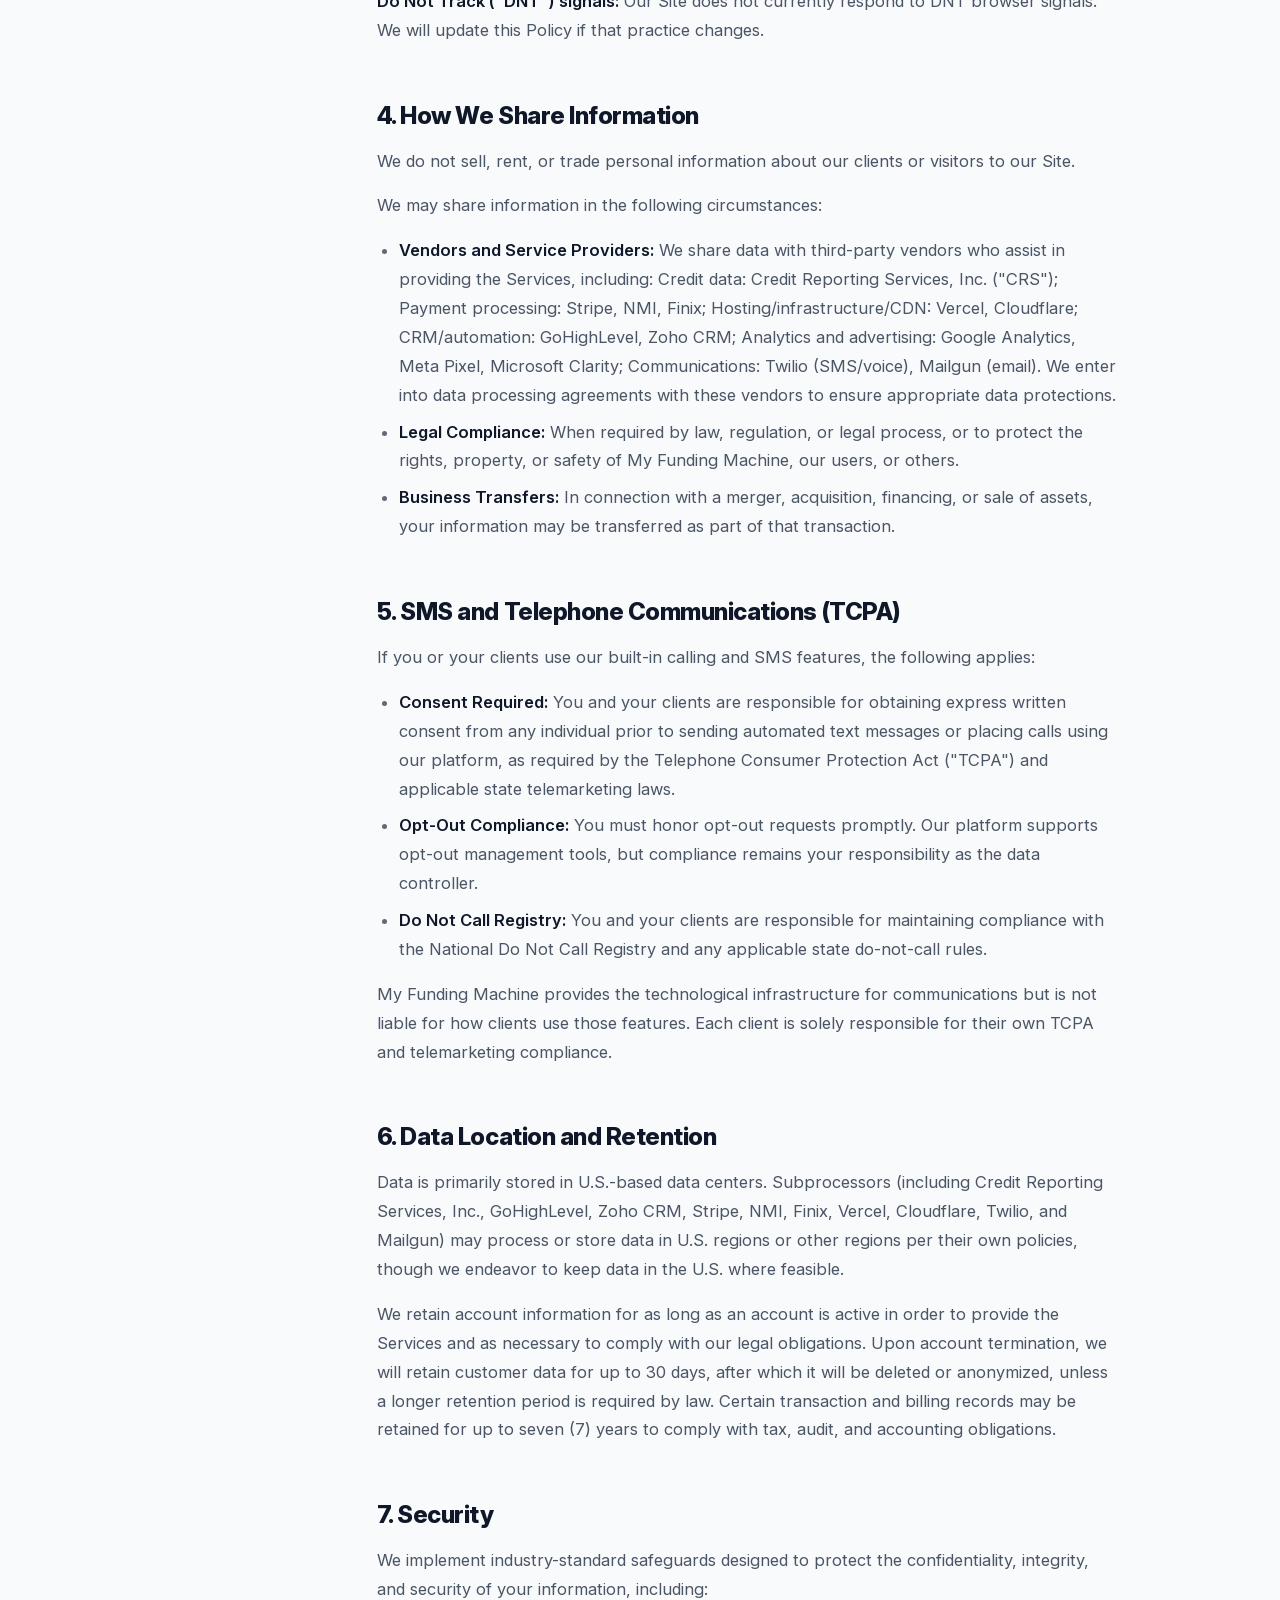
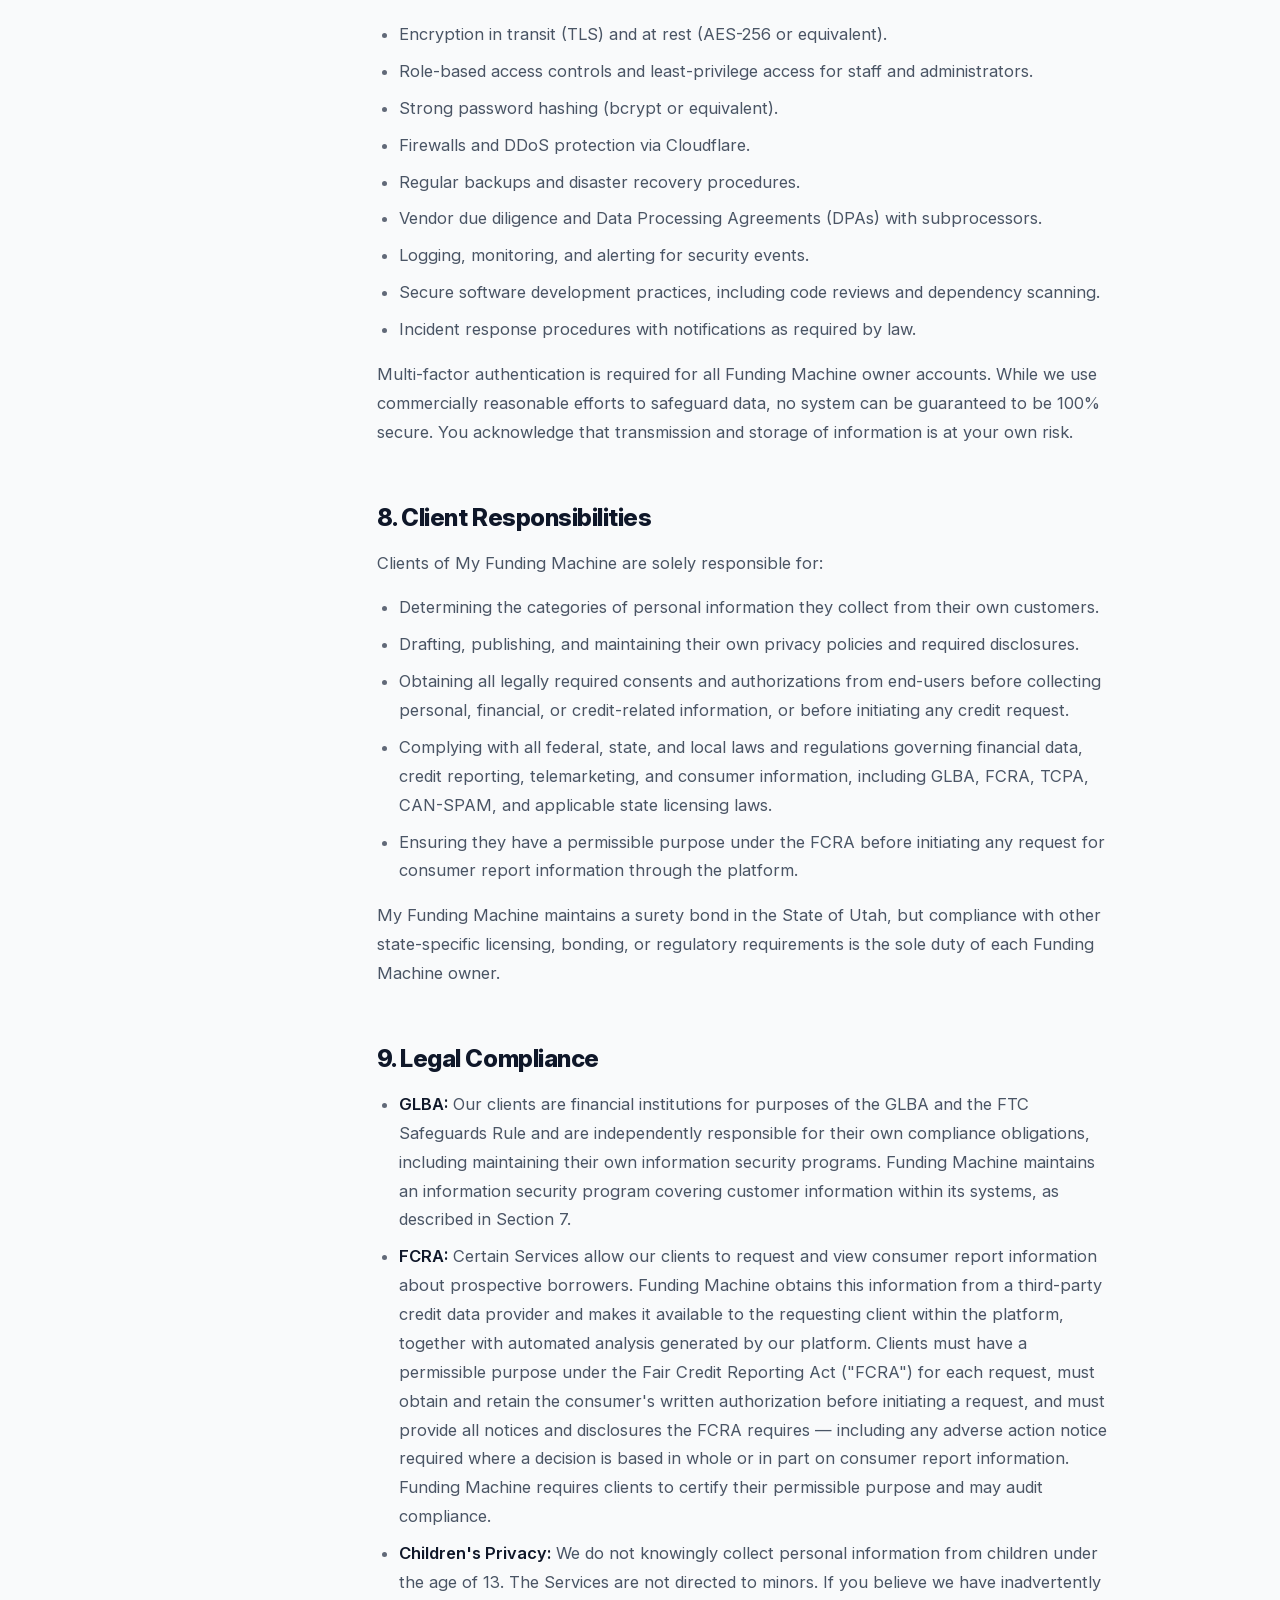
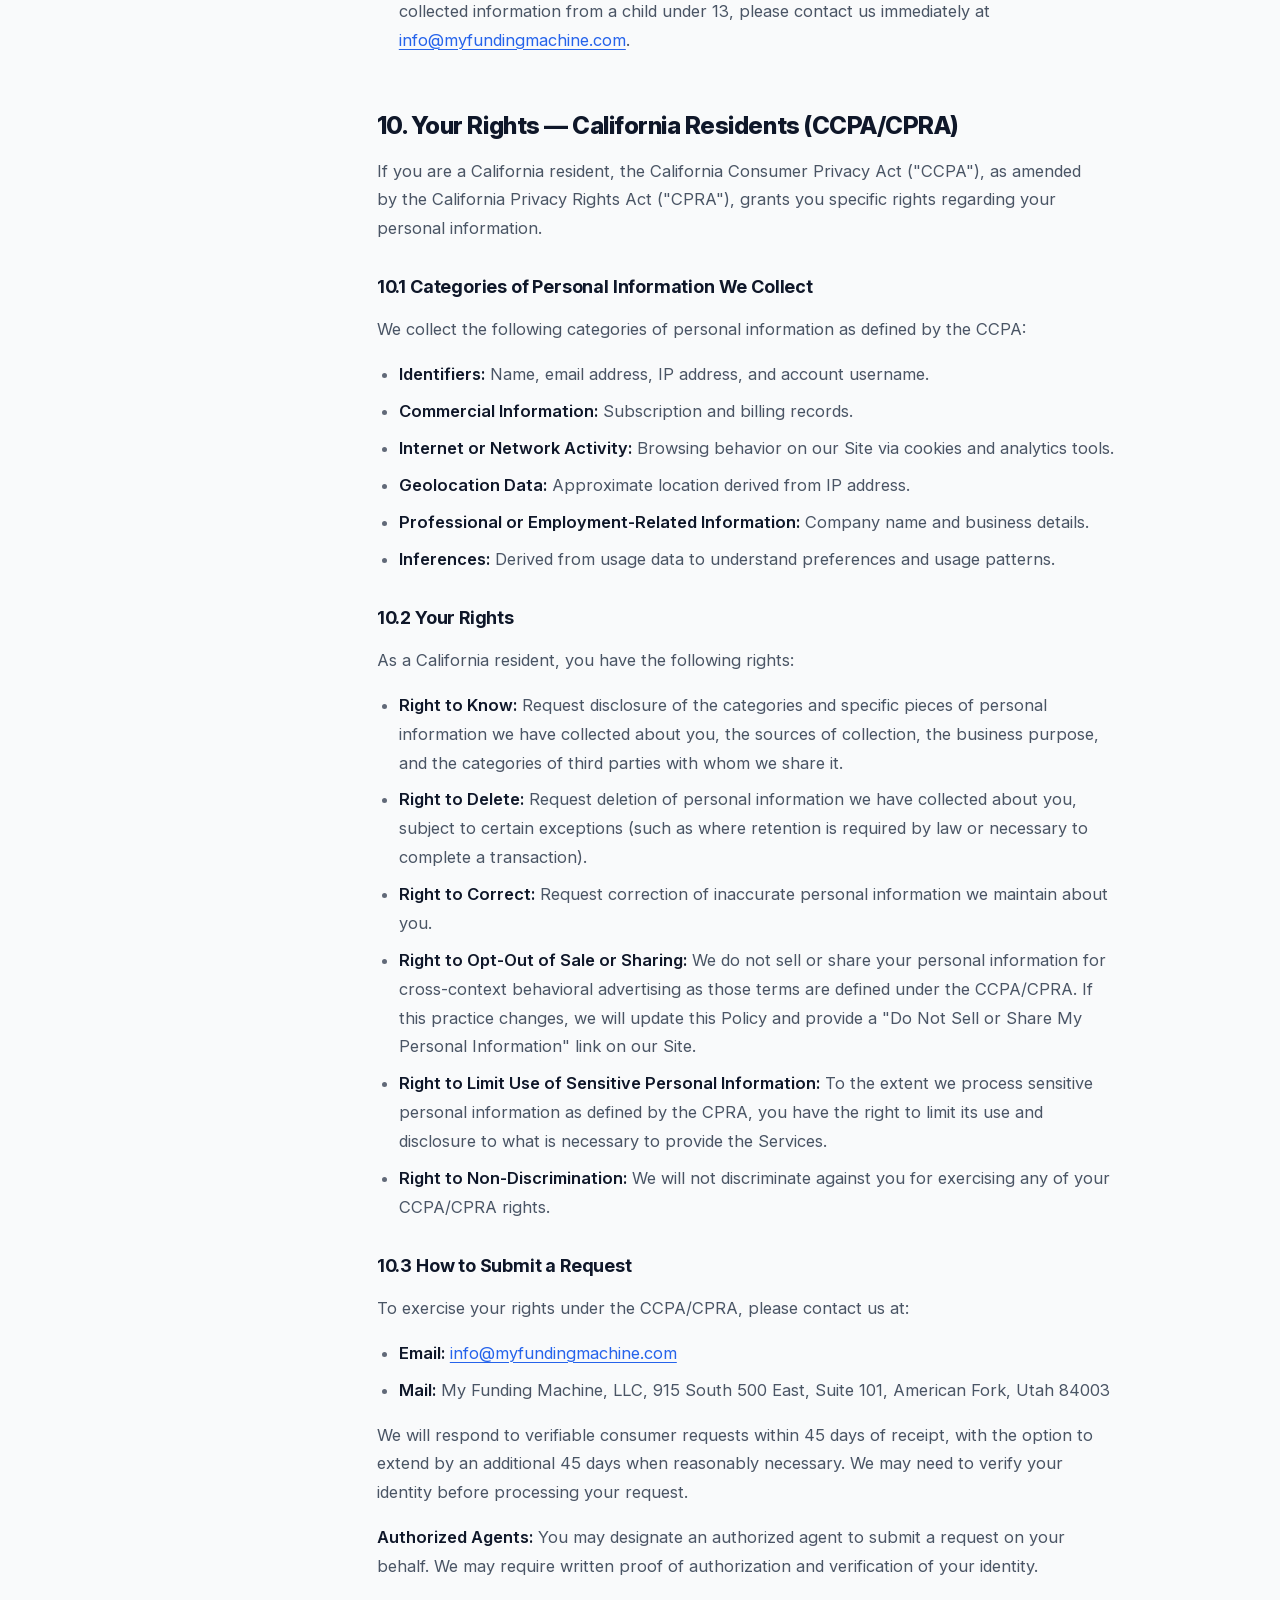
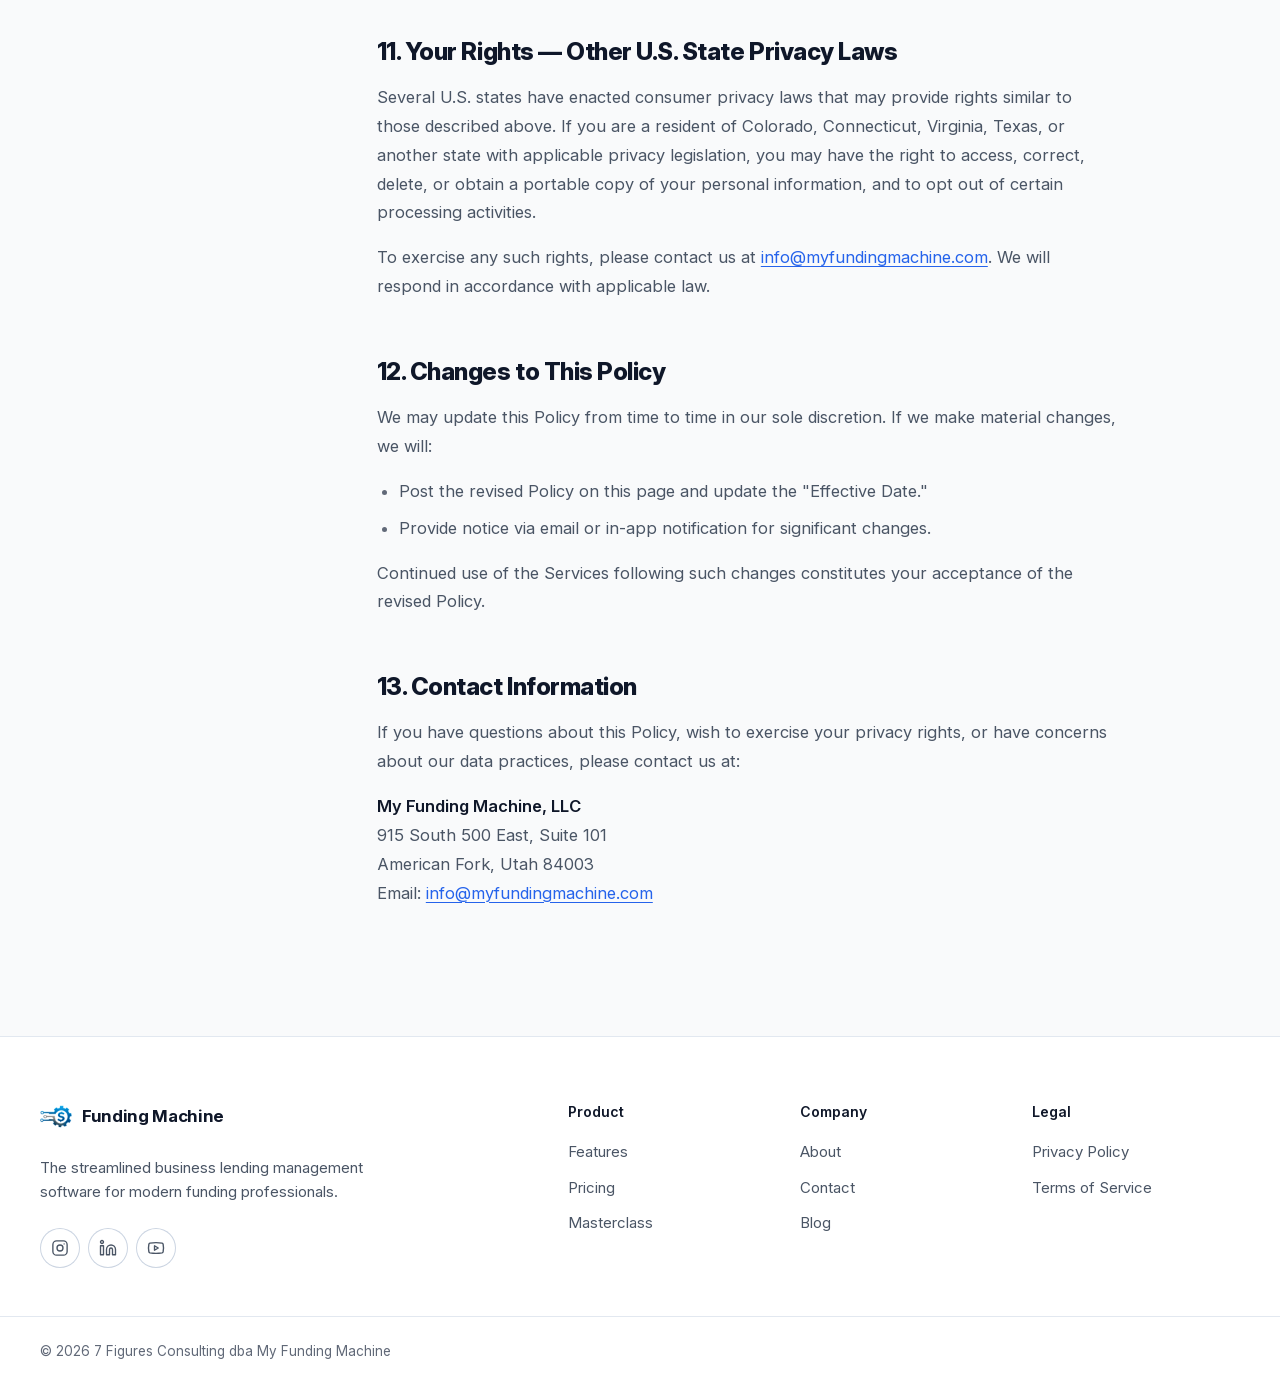
<file: privacy.html>
<!doctype html>
<html lang="en">
<head>
<meta charset="utf-8">
<meta name="viewport" content="width=device-width, initial-scale=1">
<title>Privacy Policy | Funding Machine</title>
<meta name="description" content="How Funding Machine collects, uses and protects your information.">
<meta name="theme-color" content="#0f172a">
<link rel="canonical" href="https://myfundingmachine.com/privacy">
<meta property="og:type" content="website">
<meta property="og:site_name" content="Funding Machine">
<meta property="og:title" content="Privacy Policy | Funding Machine">
<meta property="og:description" content="How Funding Machine collects, uses and protects your information.">
<meta property="og:url" content="https://myfundingmachine.com/privacy">
<meta property="og:image" content="assets/img/app-overview.webp">
<meta name="twitter:card" content="summary_large_image">
<link rel="icon" type="image/png" href="assets/img/mark-192.png">
<link rel="apple-touch-icon" href="assets/img/mark-192.png">
<link rel="preload" href="assets/fonts/inter.woff2" as="font" type="font/woff2" crossorigin>
<link rel="stylesheet" href="assets/css/site.css">
</head>
<body>
<a class="skip" href="#main">Skip to content</a>

<div class="event-bar">
  <div class="wrap event-bar__inner">
    <p class="event-bar__what"><strong>FM Live 2027</strong><span class="event-bar__sep" aria-hidden="true"></span><span>Feb 25-28, Orlando, FL</span></p>
    <p class="event-bar__count" id="countdown" aria-label="Countdown to FM Live 2027">
      <span class="chip"><b data-cd="d">--</b><span><span class="u-long">days</span><span class="u-short">d</span></span></span>
      <span class="chip"><b data-cd="h">--</b><span><span class="u-long">hrs</span><span class="u-short">h</span></span></span>
      <span class="chip chip--min"><b data-cd="m">--</b><span>min</span></span>
    </p>
    <p class="event-bar__links">
      <a class="event-bar__more" href="live-events.html">Learn more</a>
      <a class="event-bar__cta" href="live-events.html">Secure your spot
        <svg class="icon" viewBox="0 0 24 24" aria-hidden="true"><path d="M5 12h14M13 6l6 6-6 6"/></svg>
      </a>
    </p>
  </div>
</div>

<header class="site-head" id="site-head">
  <div class="wrap site-head__inner">
    <a class="brand" href="index.html" aria-label="Funding Machine home">
      <img src="assets/img/mark-192.png" alt="" width="32" height="32">
      <span>Funding Machine</span>
    </a>
    <nav class="nav" id="site-nav" aria-label="Main">
      <ul class="nav__links">
        <li><a href="index.html">Home</a></li>
        <li><a href="pricing.html">Pricing</a></li>
        <li><a href="about.html">About</a></li>
        <li><a href="blog.html">Blog</a></li>
        <li><a href="masterclass.html">Masterclass</a></li>
        <li><a href="live-events.html">Live Events</a></li>
        <li><a href="contact.html">Contact</a></li>
      </ul>
      <div class="nav__actions">
        <a class="nav__signin" href="https://app.myfundingmachine.com">Sign in</a>
        <a class="btn btn--primary btn--sm" href="book-demo.html">Book a Demo</a>
      </div>
    </nav>
    <button class="nav-toggle" type="button" aria-expanded="false" aria-controls="site-nav" aria-label="Open menu">
      <svg viewBox="0 0 24 24" aria-hidden="true"><path class="l1" d="M4 8h16"/><path class="l2" d="M4 16h16"/></svg>
    </button>
  </div>
</header>

<main id="main">
<section class="page-hero page-hero--compact" aria-labelledby="page-title">
  <div class="wrap page-hero__inner">
    <h1 id="page-title">Privacy Policy</h1>
    <p class="legal__dates">Effective Date: August 17, 2026 &middot; Last Updated: August 17, 2026</p>
  </div>
</section>

<section class="section section--flush">
  <div class="wrap legal">
    <nav class="legal__toc" aria-labelledby="toc-title">
      <h2 id="toc-title">On this page</h2>
      <ol>
        <li><a href="#1-information-we-collect">1. Information We Collect</a></li>
        <li><a href="#2-how-we-use-information">2. How We Use Information</a></li>
        <li><a href="#3-cookies-and-tracking-technologies">3. Cookies and Tracking Technologies</a></li>
        <li><a href="#4-how-we-share-information">4. How We Share Information</a></li>
        <li><a href="#5-sms-and-telephone-communications-tcpa">5. SMS and Telephone Communications (TCPA)</a></li>
        <li><a href="#6-data-location-and-retention">6. Data Location and Retention</a></li>
        <li><a href="#7-security">7. Security</a></li>
        <li><a href="#8-client-responsibilities">8. Client Responsibilities</a></li>
        <li><a href="#9-legal-compliance">9. Legal Compliance</a></li>
        <li><a href="#10-your-rights-california-residents-ccpa-cpra">10. Your Rights — California Residents (CCPA/CPRA)</a></li>
        <li><a href="#11-your-rights-other-u-s-state-privacy-laws">11. Your Rights — Other U.S. State Privacy Laws</a></li>
        <li><a href="#12-changes-to-this-policy">12. Changes to This Policy</a></li>
        <li><a href="#13-contact-information">13. Contact Information</a></li>
      </ol>
    </nav>
    <article class="prose" aria-labelledby="page-title">
<p>My Funding Machine, LLC ("<strong>Funding Machine," "Company," "we," "our," or "us"</strong>) respects the privacy of our customers, website visitors, and users of our software-as-a-service platform located at <a href="http://www.myfundingmachine.com">www.myfundingmachine.com</a> (the "<strong>Site</strong>" and collectively with related services, the "<strong>Services</strong>"). This Privacy Policy ("<strong>Policy</strong>") describes the types of information we collect, how we use and share it, your rights regarding that information, and the obligations of both Funding Machine and our clients.</p>
<p>By accessing or using the Services, you acknowledge that you have read, understood, and agreed to this Policy. If you do not agree with the terms of this Policy, you must not use the Services.</p>
<h2 id="1-information-we-collect">1. Information We Collect</h2>
<h3>1.1 Information You Provide to Us</h3>
<p>When you sign up for or use the Services, we may collect:</p>
<ul><li>Name, email address, phone number, and billing details.</li>
<li>Login credentials (username and password).</li>
<li>Company name, business logo, and other branding elements you choose to upload.</li>
<li>Customer support communications, including emails, chats, or submitted requests.</li>
<li>Last four digits of payment cards and a token via our payment processor; we <strong>do not</strong> store full card numbers.</li>
<li>Usage and activity logs.</li>
</ul>
<h3>1.2 Information We Collect Automatically</h3>
<p>We may automatically collect information when you visit our Site or use the Services, including:</p>
<ul><li>Device and browser information.</li>
<li>IP address and approximate location.</li>
<li>Cookies and similar tracking technologies (see Section 3 for details).</li>
</ul>
<h3>1.3 Client-Collected Data (End-Users)</h3>
<p>Our clients (Funding Machine owners) may, through their use of the Services, collect sensitive personal information from their customers or applicants, including but not limited to date of birth, Social Security Number, Employer Identification Number, financial details, or credit information.</p>
<p>Our platform stores and processes this information on our clients' behalf. Where a client initiates a credit request, we retrieve consumer credit report information from our third-party credit data provider and present it to that client within the platform, together with automated analysis generated by our platform.</p>
<p>Our clients determine which individuals are the subject of these requests and the purposes for which the resulting information is used. Clients are responsible for providing their own privacy notices, obtaining all legally required consents and authorizations, and complying with applicable law, including the Gramm-Leach-Bliley Act ("GLBA"), the Fair Credit Reporting Act ("FCRA"), and applicable state laws and bonding or licensing requirements. Funding Machine's own obligations with respect to this information are described in Sections 7 and 9.</p>
<h2 id="2-how-we-use-information">2. How We Use Information</h2>
<p>We use the information we collect to:</p>
<ul><li>Create, maintain, and manage user accounts.</li>
<li>Process payments, invoices, and subscriptions.</li>
<li>Provide customer support and respond to inquiries.</li>
<li>Send notices about your account, the Services, or updates to this Policy.</li>
<li>Conduct internal research, analytics, and product improvement.</li>
<li>Send marketing or promotional communications, where permitted by law and with your consent where required.</li>
<li>Authenticate users and detect fraud or security threats.</li>
<li>Comply with applicable laws and enforce our Terms of Service.</li>
</ul>
<p>You may opt out of marketing communications at any time by clicking "unsubscribe" in any email we send or by contacting us at <a href="mailto:info@myfundingmachine.com">info@myfundingmachine.com</a>.</p>
<h2 id="3-cookies-and-tracking-technologies">3. Cookies and Tracking Technologies</h2>
<h3>3.1 What We Use</h3>
<p>We use cookies and similar tracking technologies on our Site, including:</p>
<ul><li><strong>Session and Authentication Cookies:</strong> Required to keep you logged in and maintain security.</li>
<li><strong>Preference Cookies:</strong> Remember your settings and preferences.</li>
<li><strong>Analytics Tools:</strong> We use Google Analytics and Microsoft Clarity to understand how visitors interact with our Site. These tools may collect information about your device, browser, and browsing behavior on our behalf.</li>
<li><strong>Advertising Pixels:</strong> We use the Meta (Facebook) Pixel to measure the effectiveness of our advertising campaigns.</li>
<li><strong>CRM Tracking:</strong> GoHighLevel and Zoho CRM may track form submissions and funnel interactions.</li>
</ul>
<h3>3.2 Your Choices</h3>
<p>You may control cookies through your browser settings. Most browsers allow you to refuse, delete, or be notified of cookies. Please note that disabling cookies may affect the functionality of certain parts of our Services.</p>
<p>You may also opt out of specific third-party tracking:</p>
<ul><li><strong>Google Analytics:</strong> <a href="https://tools.google.com/dlpage/gaoptout">https://tools.google.com/dlpage/gaoptout</a></li>
<li><strong>Meta Pixel:</strong> <a href="https://www.facebook.com/settings/?tab=ads">https://www.facebook.com/settings/?tab=ads</a></li>
<li><strong>Microsoft Clarity:</strong> <a href="https://privacy.microsoft.com">https://privacy.microsoft.com</a></li>
</ul>
<p><strong>Do Not Track ("DNT") signals:</strong> Our Site does not currently respond to DNT browser signals. We will update this Policy if that practice changes.</p>
<h2 id="4-how-we-share-information">4. How We Share Information</h2>
<p>We do not sell, rent, or trade personal information about our clients or visitors to our Site.</p>
<p>We may share information in the following circumstances:</p>
<ul><li><strong>Vendors and Service Providers:</strong> We share data with third-party vendors who assist in providing the Services, including: Credit data: Credit Reporting Services, Inc. ("CRS"); Payment processing: Stripe, NMI, Finix; Hosting/infrastructure/CDN: Vercel, Cloudflare; CRM/automation: GoHighLevel, Zoho CRM; Analytics and advertising: Google Analytics, Meta Pixel, Microsoft Clarity; Communications: Twilio (SMS/voice), Mailgun (email). We enter into data processing agreements with these vendors to ensure appropriate data protections.</li>
<li><strong>Legal Compliance:</strong> When required by law, regulation, or legal process, or to protect the rights, property, or safety of My Funding Machine, our users, or others.</li>
<li><strong>Business Transfers:</strong> In connection with a merger, acquisition, financing, or sale of assets, your information may be transferred as part of that transaction.</li>
</ul>
<h2 id="5-sms-and-telephone-communications-tcpa">5. SMS and Telephone Communications (TCPA)</h2>
<p>If you or your clients use our built-in calling and SMS features, the following applies:</p>
<ul><li><strong>Consent Required:</strong> You and your clients are responsible for obtaining express written consent from any individual prior to sending automated text messages or placing calls using our platform, as required by the Telephone Consumer Protection Act ("TCPA") and applicable state telemarketing laws.</li>
<li><strong>Opt-Out Compliance:</strong> You must honor opt-out requests promptly. Our platform supports opt-out management tools, but compliance remains your responsibility as the data controller.</li>
<li><strong>Do Not Call Registry:</strong> You and your clients are responsible for maintaining compliance with the National Do Not Call Registry and any applicable state do-not-call rules.</li>
</ul>
<p>My Funding Machine provides the technological infrastructure for communications but is not liable for how clients use those features. Each client is solely responsible for their own TCPA and telemarketing compliance.</p>
<h2 id="6-data-location-and-retention">6. Data Location and Retention</h2>
<p>Data is primarily stored in U.S.-based data centers. Subprocessors (including Credit Reporting Services, Inc., GoHighLevel, Zoho CRM, Stripe, NMI, Finix, Vercel, Cloudflare, Twilio, and Mailgun) may process or store data in U.S. regions or other regions per their own policies, though we endeavor to keep data in the U.S. where feasible.</p>
<p>We retain account information for as long as an account is active in order to provide the Services and as necessary to comply with our legal obligations. Upon account termination, we will retain customer data for up to 30 days, after which it will be deleted or anonymized, unless a longer retention period is required by law. Certain transaction and billing records may be retained for up to seven (7) years to comply with tax, audit, and accounting obligations.</p>
<h2 id="7-security">7. Security</h2>
<p>We implement industry-standard safeguards designed to protect the confidentiality, integrity, and security of your information, including:</p>
<ul><li>Encryption in transit (TLS) and at rest (AES-256 or equivalent).</li>
<li>Role-based access controls and least-privilege access for staff and administrators.</li>
<li>Strong password hashing (bcrypt or equivalent).</li>
<li>Firewalls and DDoS protection via Cloudflare.</li>
<li>Regular backups and disaster recovery procedures.</li>
<li>Vendor due diligence and Data Processing Agreements (DPAs) with subprocessors.</li>
<li>Logging, monitoring, and alerting for security events.</li>
<li>Secure software development practices, including code reviews and dependency scanning.</li>
<li>Incident response procedures with notifications as required by law.</li>
</ul>
<p>Multi-factor authentication is required for all Funding Machine owner accounts. While we use commercially reasonable efforts to safeguard data, no system can be guaranteed to be 100% secure. You acknowledge that transmission and storage of information is at your own risk.</p>
<h2 id="8-client-responsibilities">8. Client Responsibilities</h2>
<p>Clients of My Funding Machine are solely responsible for:</p>
<ul><li>Determining the categories of personal information they collect from their own customers.</li>
<li>Drafting, publishing, and maintaining their own privacy policies and required disclosures.</li>
<li>Obtaining all legally required consents and authorizations from end-users before collecting personal, financial, or credit-related information, or before initiating any credit request.</li>
<li>Complying with all federal, state, and local laws and regulations governing financial data, credit reporting, telemarketing, and consumer information, including GLBA, FCRA, TCPA, CAN-SPAM, and applicable state licensing laws.</li>
<li>Ensuring they have a permissible purpose under the FCRA before initiating any request for consumer report information through the platform.</li>
</ul>
<p>My Funding Machine maintains a surety bond in the State of Utah, but compliance with other state-specific licensing, bonding, or regulatory requirements is the sole duty of each Funding Machine owner.</p>
<h2 id="9-legal-compliance">9. Legal Compliance</h2>
<ul><li><strong>GLBA:</strong> Our clients are financial institutions for purposes of the GLBA and the FTC Safeguards Rule and are independently responsible for their own compliance obligations, including maintaining their own information security programs. Funding Machine maintains an information security program covering customer information within its systems, as described in Section 7.</li>
<li><strong>FCRA:</strong> Certain Services allow our clients to request and view consumer report information about prospective borrowers. Funding Machine obtains this information from a third-party credit data provider and makes it available to the requesting client within the platform, together with automated analysis generated by our platform. Clients must have a permissible purpose under the Fair Credit Reporting Act ("FCRA") for each request, must obtain and retain the consumer's written authorization before initiating a request, and must provide all notices and disclosures the FCRA requires — including any adverse action notice required where a decision is based in whole or in part on consumer report information. Funding Machine requires clients to certify their permissible purpose and may audit compliance.</li>
<li><strong>Children's Privacy:</strong> We do not knowingly collect personal information from children under the age of 13. The Services are not directed to minors. If you believe we have inadvertently collected information from a child under 13, please contact us immediately at <a href="mailto:info@myfundingmachine.com">info@myfundingmachine.com</a>.</li>
</ul>
<h2 id="10-your-rights-california-residents-ccpa-cpra">10. Your Rights — California Residents (CCPA/CPRA)</h2>
<p>If you are a California resident, the California Consumer Privacy Act ("CCPA"), as amended by the California Privacy Rights Act ("CPRA"), grants you specific rights regarding your personal information.</p>
<h3>10.1 Categories of Personal Information We Collect</h3>
<p>We collect the following categories of personal information as defined by the CCPA:</p>
<ul><li><strong>Identifiers:</strong> Name, email address, IP address, and account username.</li>
<li><strong>Commercial Information:</strong> Subscription and billing records.</li>
<li><strong>Internet or Network Activity:</strong> Browsing behavior on our Site via cookies and analytics tools.</li>
<li><strong>Geolocation Data:</strong> Approximate location derived from IP address.</li>
<li><strong>Professional or Employment-Related Information:</strong> Company name and business details.</li>
<li><strong>Inferences:</strong> Derived from usage data to understand preferences and usage patterns.</li>
</ul>
<h3>10.2 Your Rights</h3>
<p>As a California resident, you have the following rights:</p>
<ul><li><strong>Right to Know:</strong> Request disclosure of the categories and specific pieces of personal information we have collected about you, the sources of collection, the business purpose, and the categories of third parties with whom we share it.</li>
<li><strong>Right to Delete:</strong> Request deletion of personal information we have collected about you, subject to certain exceptions (such as where retention is required by law or necessary to complete a transaction).</li>
<li><strong>Right to Correct:</strong> Request correction of inaccurate personal information we maintain about you.</li>
<li><strong>Right to Opt-Out of Sale or Sharing:</strong> We do not sell or share your personal information for cross-context behavioral advertising as those terms are defined under the CCPA/CPRA. If this practice changes, we will update this Policy and provide a "Do Not Sell or Share My Personal Information" link on our Site.</li>
<li><strong>Right to Limit Use of Sensitive Personal Information:</strong> To the extent we process sensitive personal information as defined by the CPRA, you have the right to limit its use and disclosure to what is necessary to provide the Services.</li>
<li><strong>Right to Non-Discrimination:</strong> We will not discriminate against you for exercising any of your CCPA/CPRA rights.</li>
</ul>
<h3>10.3 How to Submit a Request</h3>
<p>To exercise your rights under the CCPA/CPRA, please contact us at:</p>
<ul><li><strong>Email:</strong> <a href="mailto:info@myfundingmachine.com">info@myfundingmachine.com</a></li>
<li><strong>Mail:</strong> My Funding Machine, LLC, 915 South 500 East, Suite 101, American Fork, Utah 84003</li>
</ul>
<p>We will respond to verifiable consumer requests within 45 days of receipt, with the option to extend by an additional 45 days when reasonably necessary. We may need to verify your identity before processing your request.</p>
<p><strong>Authorized Agents:</strong> You may designate an authorized agent to submit a request on your behalf. We may require written proof of authorization and verification of your identity.</p>
<h2 id="11-your-rights-other-u-s-state-privacy-laws">11. Your Rights — Other U.S. State Privacy Laws</h2>
<p>Several U.S. states have enacted consumer privacy laws that may provide rights similar to those described above. If you are a resident of Colorado, Connecticut, Virginia, Texas, or another state with applicable privacy legislation, you may have the right to access, correct, delete, or obtain a portable copy of your personal information, and to opt out of certain processing activities.</p>
<p>To exercise any such rights, please contact us at <a href="mailto:info@myfundingmachine.com">info@myfundingmachine.com</a>. We will respond in accordance with applicable law.</p>
<h2 id="12-changes-to-this-policy">12. Changes to This Policy</h2>
<p>We may update this Policy from time to time in our sole discretion. If we make material changes, we will:</p>
<ul><li>Post the revised Policy on this page and update the "Effective Date."</li>
<li>Provide notice via email or in-app notification for significant changes.</li>
</ul>
<p>Continued use of the Services following such changes constitutes your acceptance of the revised Policy.</p>
<h2 id="13-contact-information">13. Contact Information</h2>
<p>If you have questions about this Policy, wish to exercise your privacy rights, or have concerns about our data practices, please contact us at:</p>
<p><strong>My Funding Machine, LLC</strong><br>915 South 500 East, Suite 101<br>American Fork, Utah 84003<br>Email: <a href="mailto:info@myfundingmachine.com">info@myfundingmachine.com</a></p>
    </article>
  </div>
</section>
</main>

<footer class="foot">
  <div class="wrap foot__grid">
    <div class="foot__brand">
      <a class="brand" href="index.html">
        <img src="assets/img/mark-192.png" alt="" width="32" height="32">
        <span>Funding Machine</span>
      </a>
      <p>The streamlined business lending management software for modern funding professionals.</p>
      <ul class="foot__social">
        <li><a href="https://www.instagram.com/7figures_club/" aria-label="Instagram"><svg class="icon" viewBox="0 0 24 24" aria-hidden="true"><rect x="2.5" y="2.5" width="19" height="19" rx="5"/><circle cx="12" cy="12" r="4"/><path d="M17.5 6.5h.01"/></svg></a></li>
        <li><a href="https://www.linkedin.com/company/7-figures-club" aria-label="LinkedIn"><svg class="icon" viewBox="0 0 24 24" aria-hidden="true"><path d="M16 8a6 6 0 0 1 6 6v7h-4v-7a2 2 0 0 0-4 0v7h-4v-7a6 6 0 0 1 6-6z"/><rect x="2" y="9" width="4" height="12"/><circle cx="4" cy="4" r="2"/></svg></a></li>
        <li><a href="https://www.youtube.com/c/7FiguresFunding" aria-label="YouTube"><svg class="icon" viewBox="0 0 24 24" aria-hidden="true"><path d="M2.5 17a24 24 0 0 1 0-10 2 2 0 0 1 1.4-1.4 49.6 49.6 0 0 1 16.2 0A2 2 0 0 1 21.5 7a24 24 0 0 1 0 10 2 2 0 0 1-1.4 1.4 49.6 49.6 0 0 1-16.2 0A2 2 0 0 1 2.5 17"/><path d="m10 15 5-3-5-3z"/></svg></a></li>
      </ul>
    </div>
    <nav class="foot__links" aria-label="Footer">
      <div>
        <h3>Product</h3>
        <ul>
          <li><a href="index.html#features">Features</a></li>
          <li><a href="pricing.html">Pricing</a></li>
          <li><a href="masterclass.html">Masterclass</a></li>
        </ul>
      </div>
      <div>
        <h3>Company</h3>
        <ul>
          <li><a href="about.html">About</a></li>
          <li><a href="contact.html">Contact</a></li>
          <li><a href="blog.html">Blog</a></li>
        </ul>
      </div>
      <div>
        <h3>Legal</h3>
        <ul>
          <li><a href="privacy.html">Privacy Policy</a></li>
          <li><a href="terms-of-service.html">Terms of Service</a></li>
        </ul>
      </div>
    </nav>
  </div>
  <div class="wrap foot__base">
    <p>&copy; 2026 7 Figures Consulting dba My Funding Machine</p>
  </div>
</footer>

<script src="assets/js/site.js" defer></script>
</body>
</html>
</file>
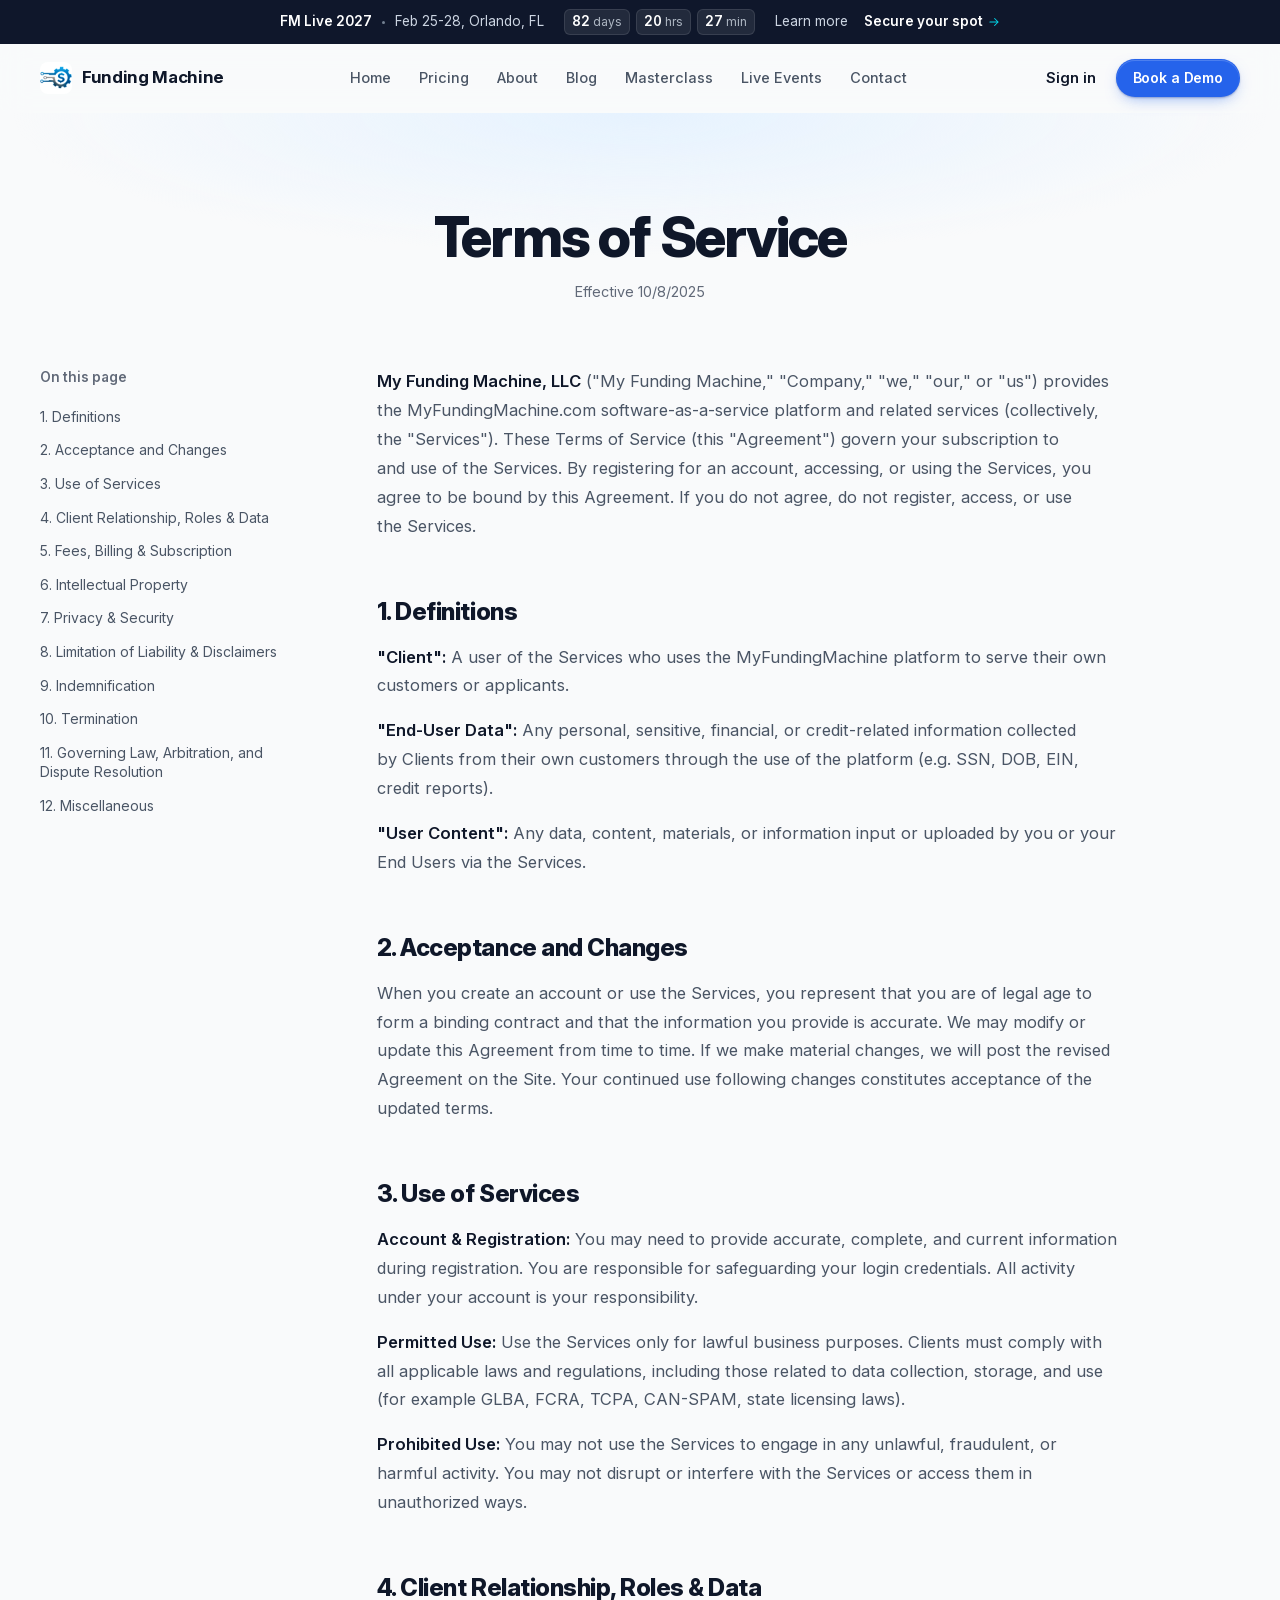
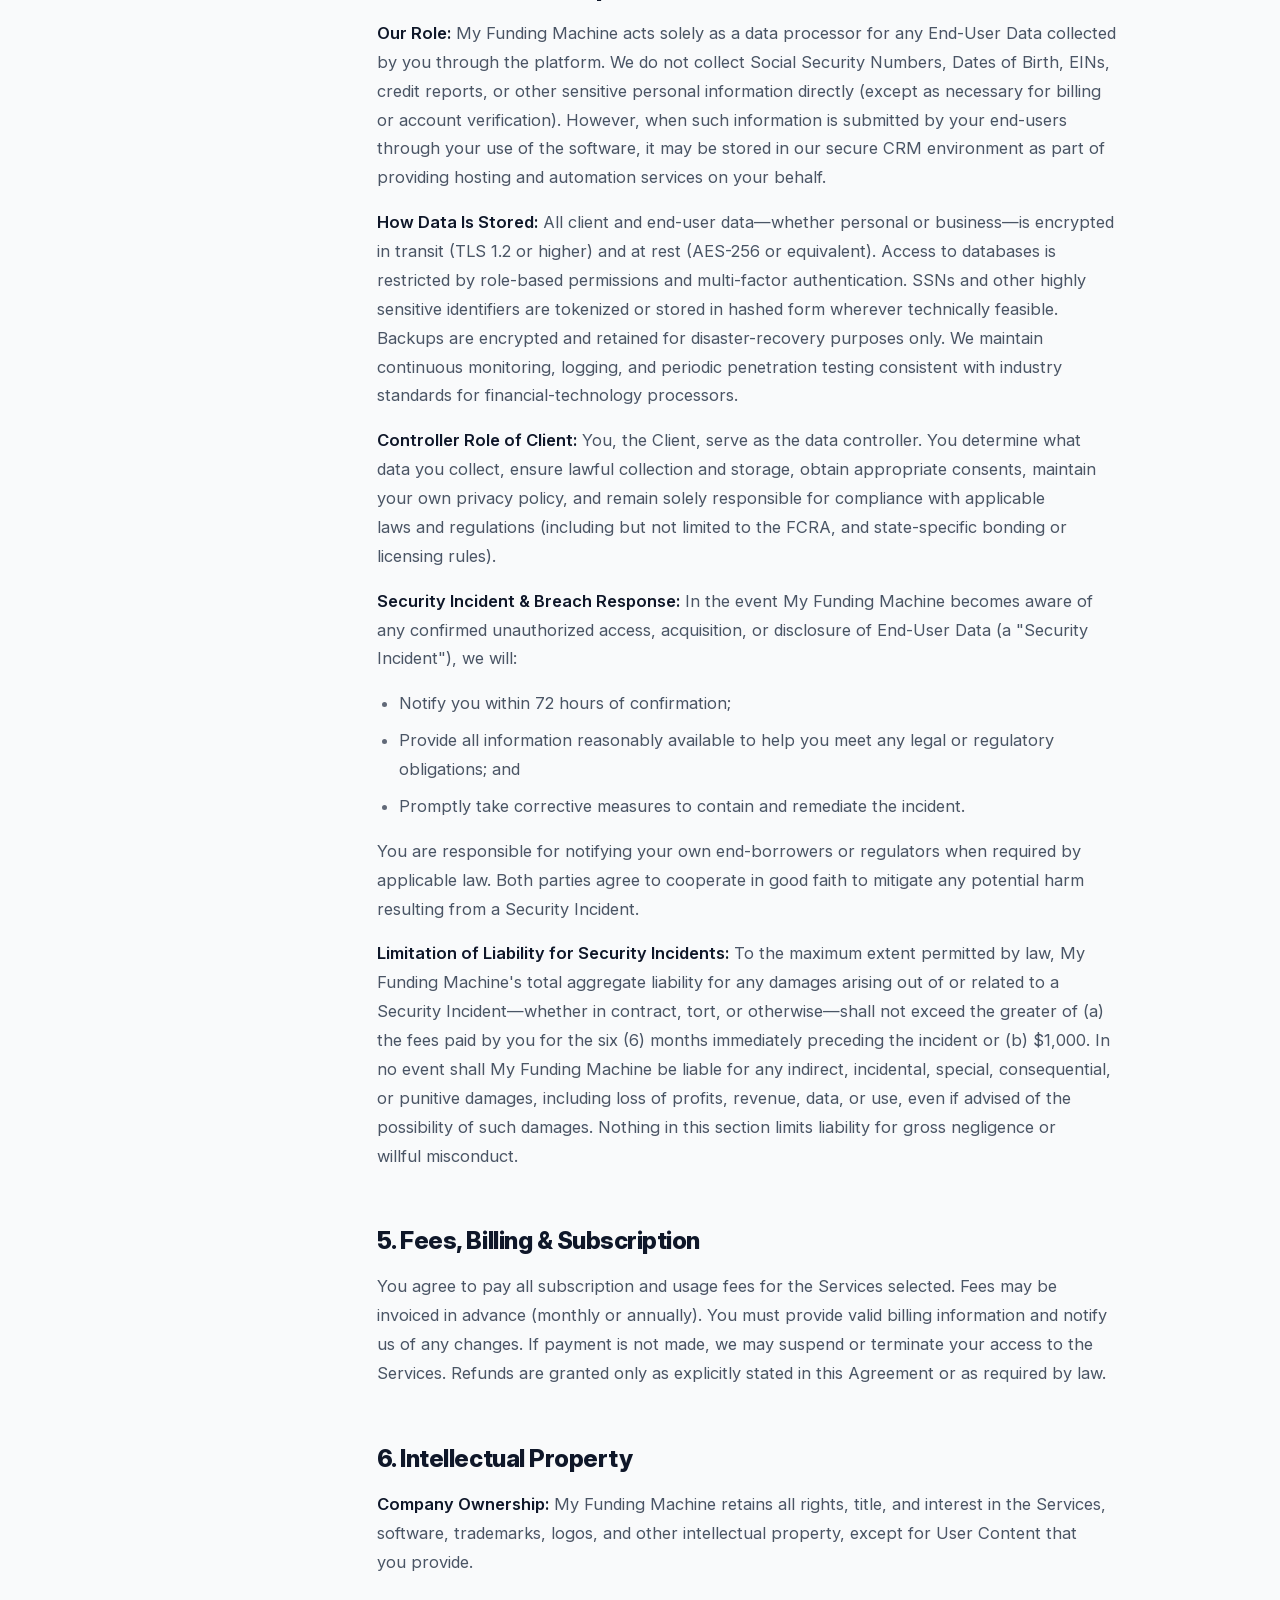
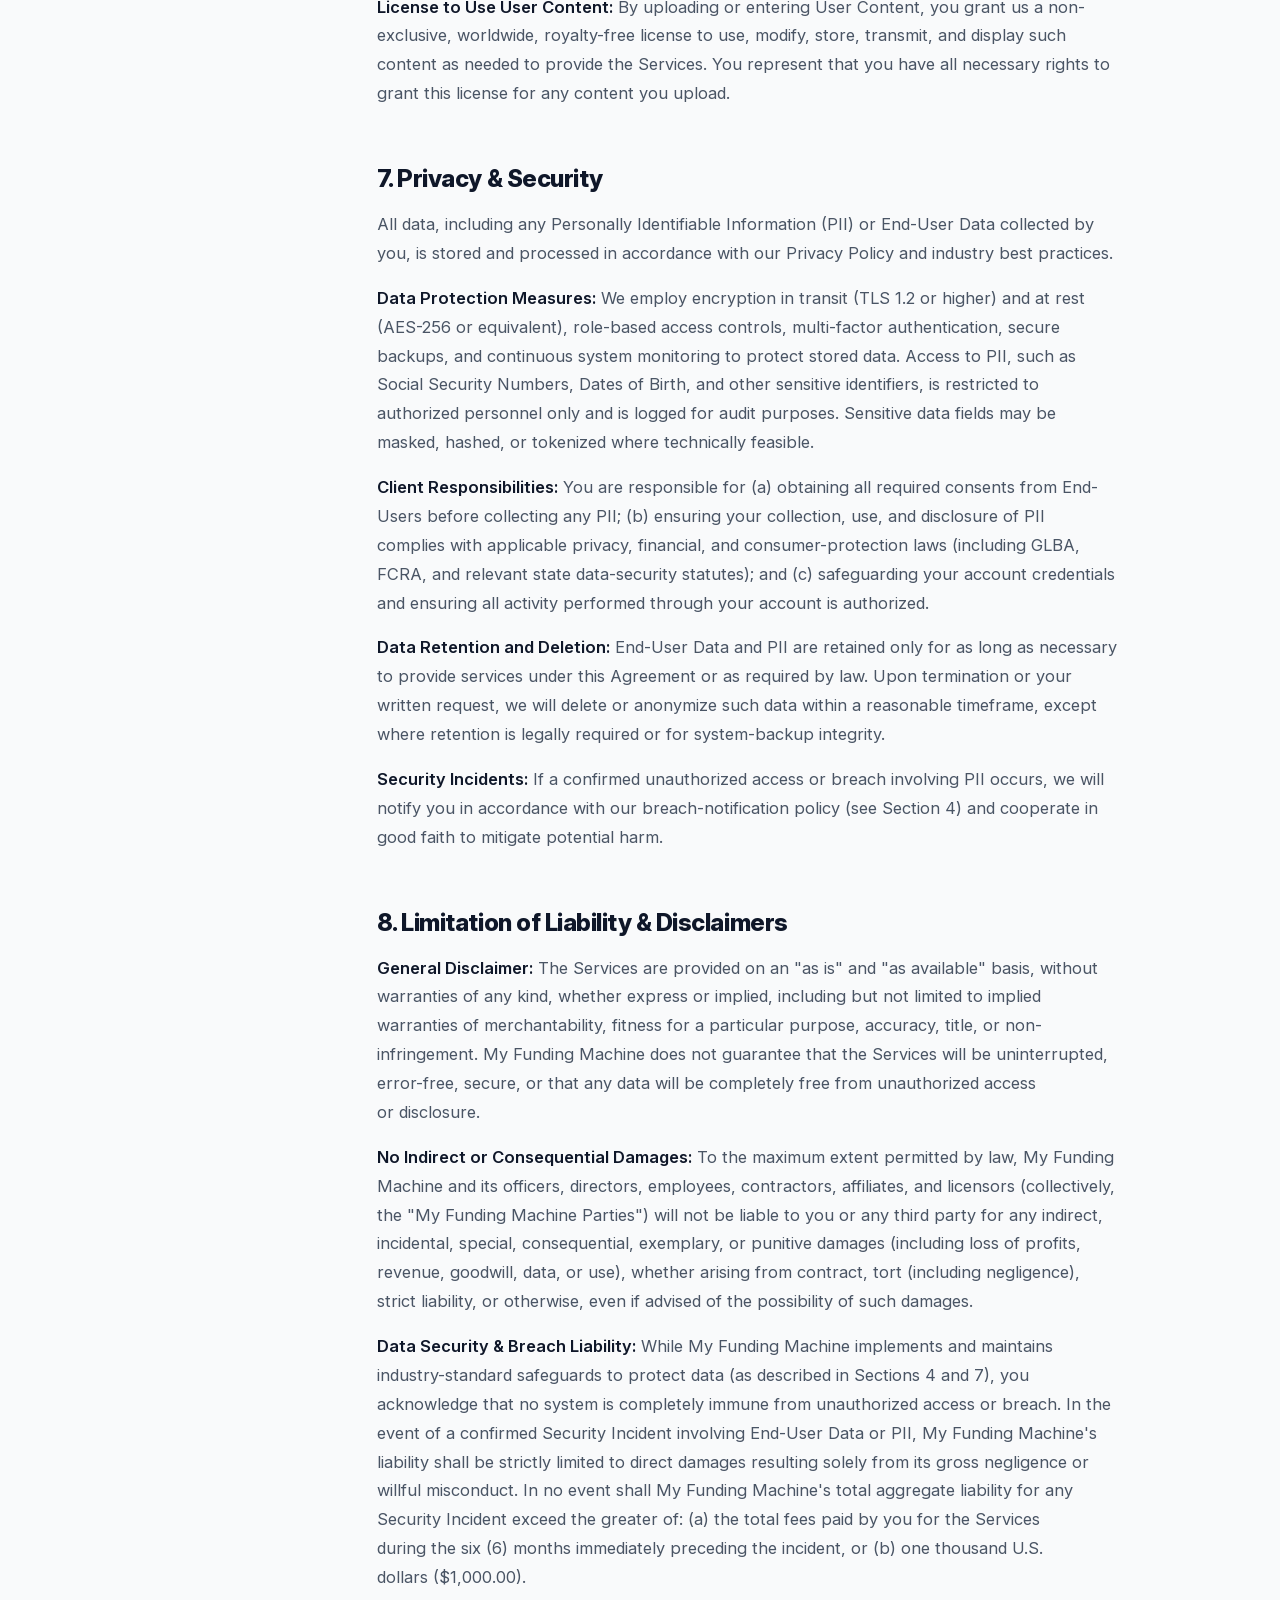
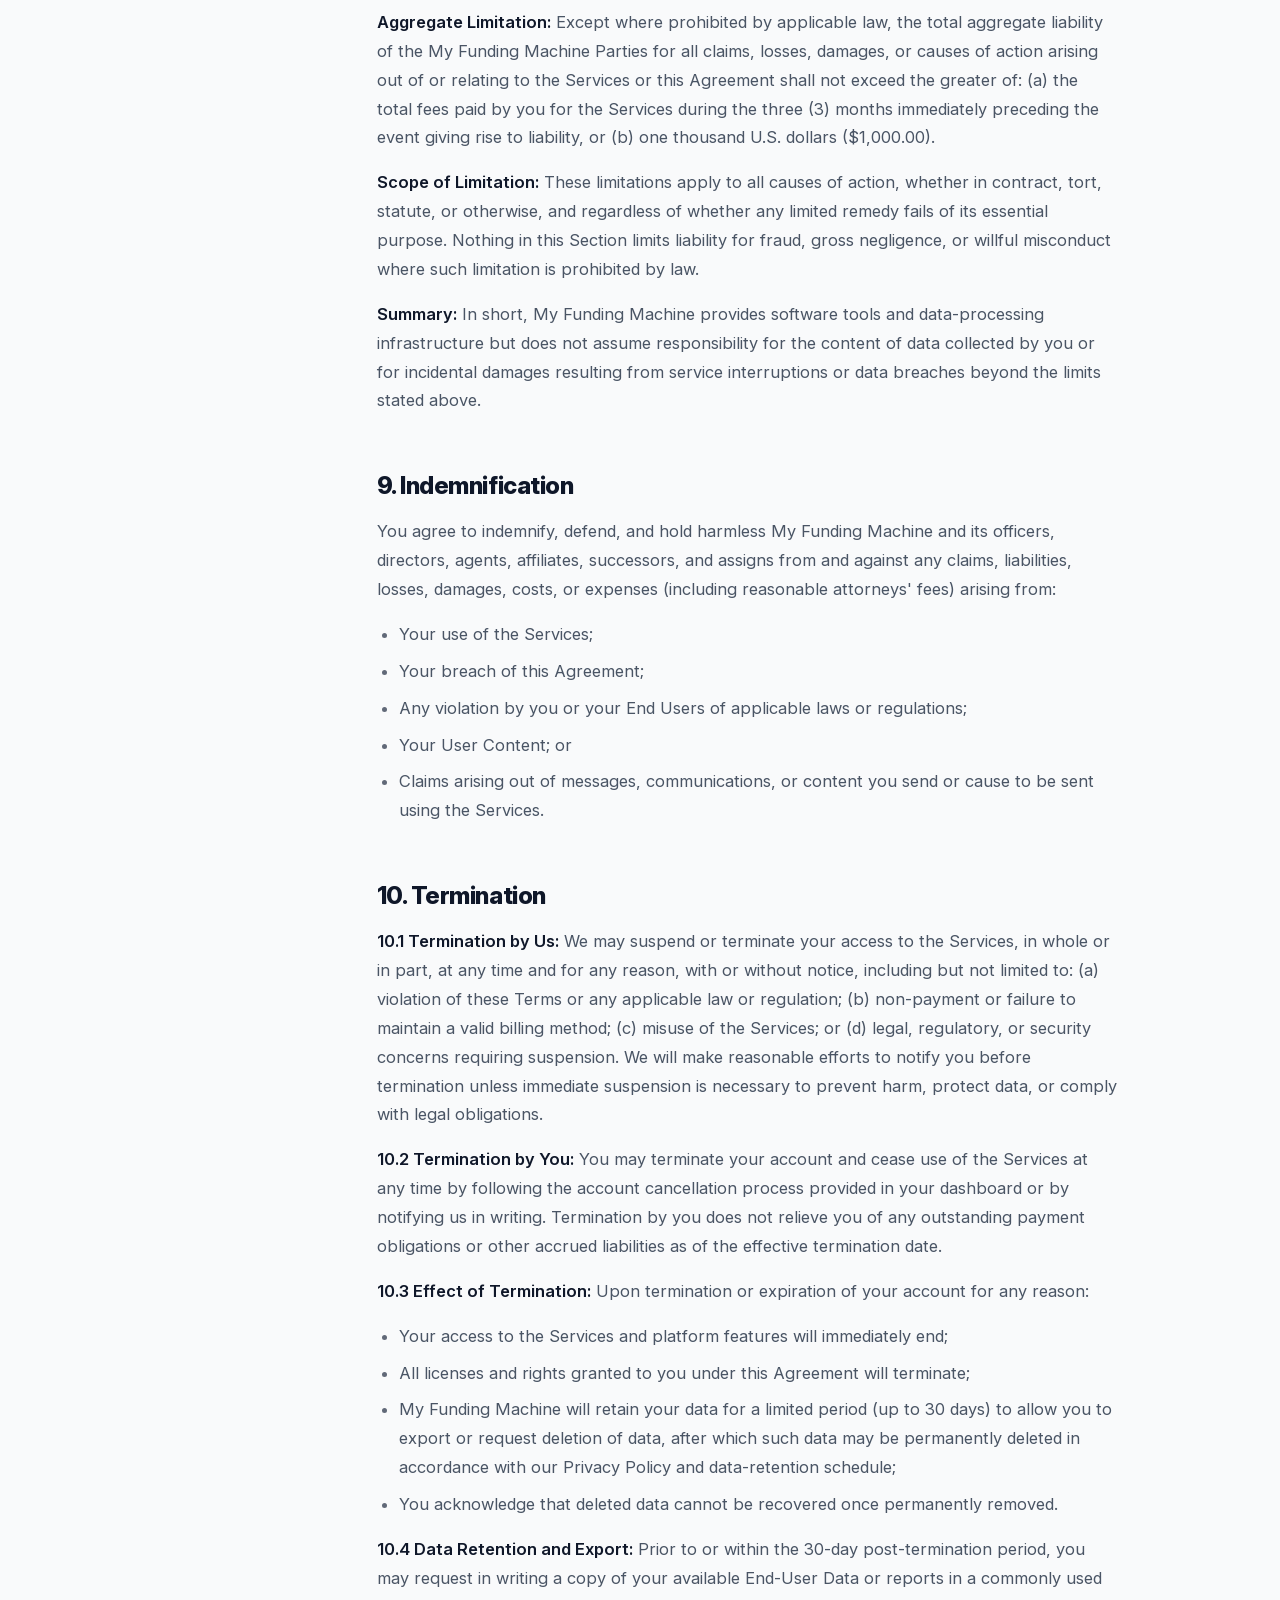
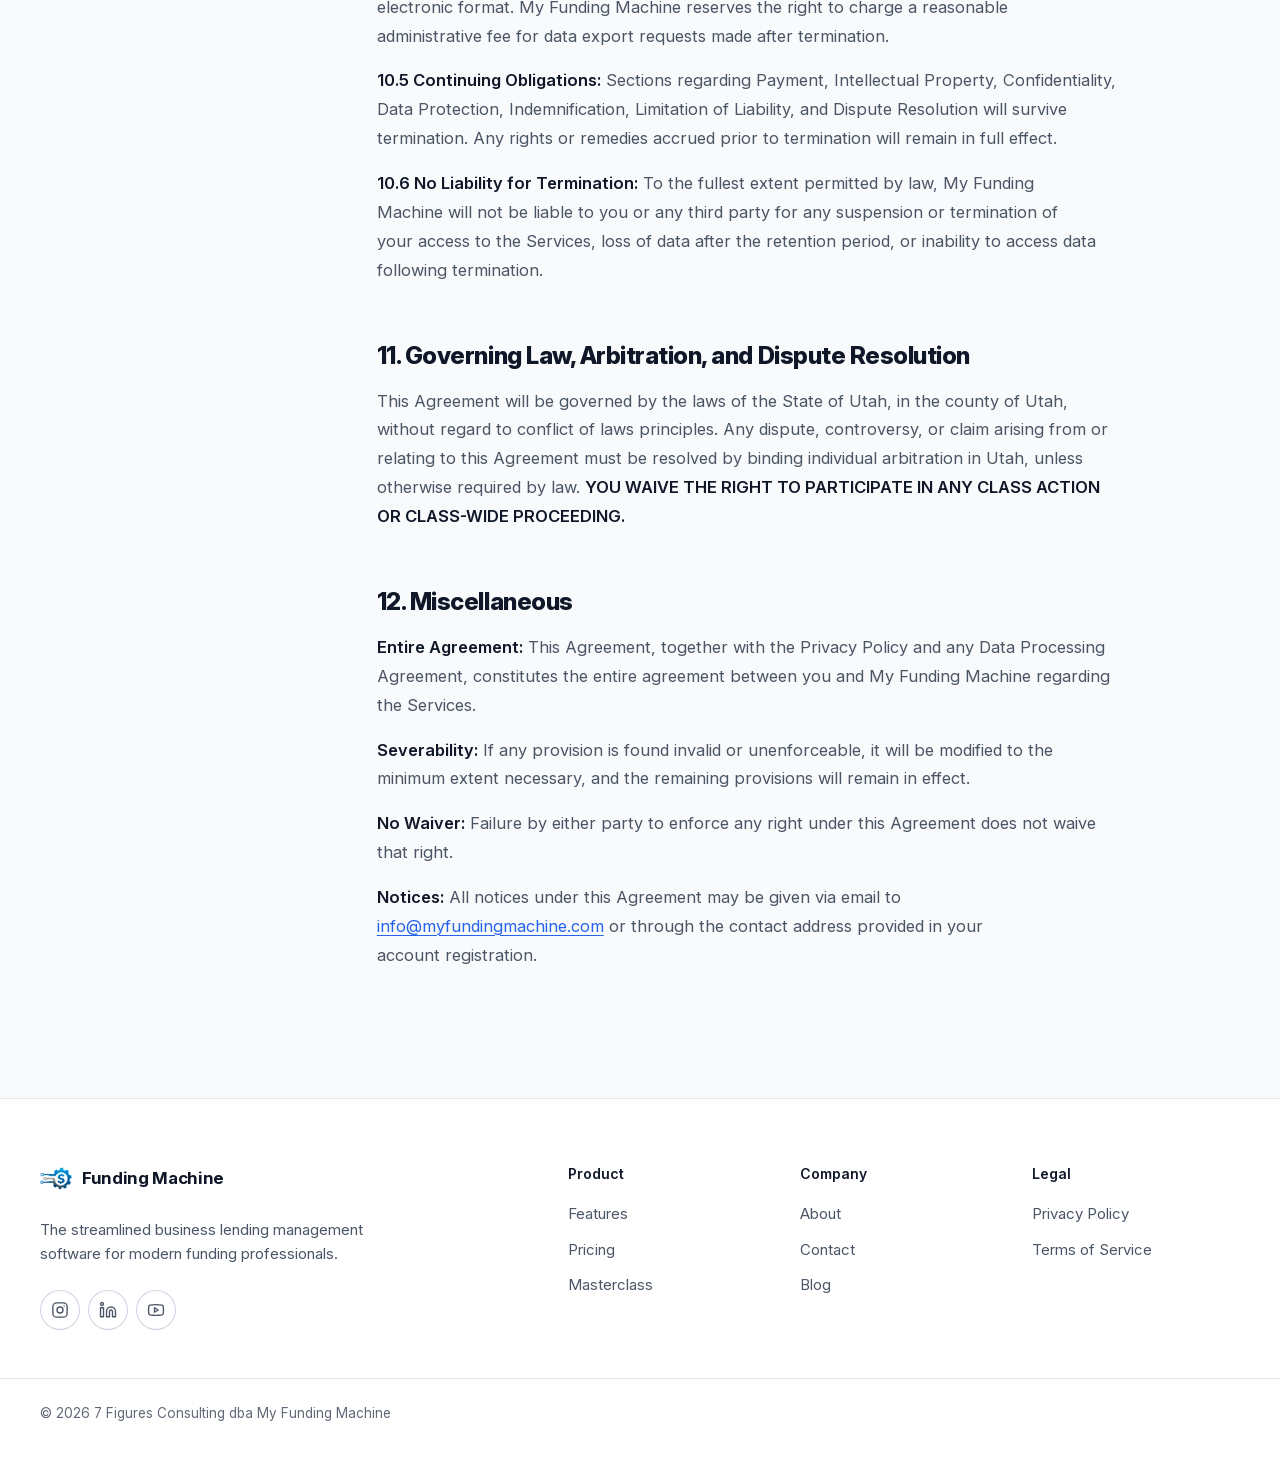
<file: terms-of-service.html>
<!doctype html>
<html lang="en">
<head>
<meta charset="utf-8">
<meta name="viewport" content="width=device-width, initial-scale=1">
<title>Terms of Service | Funding Machine</title>
<meta name="description" content="The terms that govern your use of Funding Machine.">
<meta name="theme-color" content="#0f172a">
<link rel="canonical" href="https://myfundingmachine.com/terms-of-service">
<meta property="og:type" content="website">
<meta property="og:site_name" content="Funding Machine">
<meta property="og:title" content="Terms of Service | Funding Machine">
<meta property="og:description" content="The terms that govern your use of Funding Machine.">
<meta property="og:url" content="https://myfundingmachine.com/terms-of-service">
<meta property="og:image" content="assets/img/app-overview.webp">
<meta name="twitter:card" content="summary_large_image">
<link rel="icon" type="image/png" href="assets/img/mark-192.png">
<link rel="apple-touch-icon" href="assets/img/mark-192.png">
<link rel="preload" href="assets/fonts/inter.woff2" as="font" type="font/woff2" crossorigin>
<link rel="stylesheet" href="assets/css/site.css">
</head>
<body>
<a class="skip" href="#main">Skip to content</a>

<div class="event-bar">
  <div class="wrap event-bar__inner">
    <p class="event-bar__what"><strong>FM Live 2027</strong><span class="event-bar__sep" aria-hidden="true"></span><span>Feb 25-28, Orlando, FL</span></p>
    <p class="event-bar__count" id="countdown" aria-label="Countdown to FM Live 2027">
      <span class="chip"><b data-cd="d">--</b><span><span class="u-long">days</span><span class="u-short">d</span></span></span>
      <span class="chip"><b data-cd="h">--</b><span><span class="u-long">hrs</span><span class="u-short">h</span></span></span>
      <span class="chip chip--min"><b data-cd="m">--</b><span>min</span></span>
    </p>
    <p class="event-bar__links">
      <a class="event-bar__more" href="live-events.html">Learn more</a>
      <a class="event-bar__cta" href="live-events.html">Secure your spot
        <svg class="icon" viewBox="0 0 24 24" aria-hidden="true"><path d="M5 12h14M13 6l6 6-6 6"/></svg>
      </a>
    </p>
  </div>
</div>

<header class="site-head" id="site-head">
  <div class="wrap site-head__inner">
    <a class="brand" href="index.html" aria-label="Funding Machine home">
      <img src="assets/img/mark-192.png" alt="" width="32" height="32">
      <span>Funding Machine</span>
    </a>
    <nav class="nav" id="site-nav" aria-label="Main">
      <ul class="nav__links">
        <li><a href="index.html">Home</a></li>
        <li><a href="pricing.html">Pricing</a></li>
        <li><a href="about.html">About</a></li>
        <li><a href="blog.html">Blog</a></li>
        <li><a href="masterclass.html">Masterclass</a></li>
        <li><a href="live-events.html">Live Events</a></li>
        <li><a href="contact.html">Contact</a></li>
      </ul>
      <div class="nav__actions">
        <a class="nav__signin" href="https://app.myfundingmachine.com">Sign in</a>
        <a class="btn btn--primary btn--sm" href="book-demo.html">Book a Demo</a>
      </div>
    </nav>
    <button class="nav-toggle" type="button" aria-expanded="false" aria-controls="site-nav" aria-label="Open menu">
      <svg viewBox="0 0 24 24" aria-hidden="true"><path class="l1" d="M4 8h16"/><path class="l2" d="M4 16h16"/></svg>
    </button>
  </div>
</header>

<main id="main">
<section class="page-hero page-hero--compact" aria-labelledby="page-title">
  <div class="wrap page-hero__inner">
    <h1 id="page-title">Terms of Service</h1>
    <p class="legal__dates">Effective 10/8/2025</p>
  </div>
</section>

<section class="section section--flush">
  <div class="wrap legal">
    <nav class="legal__toc" aria-labelledby="toc-title">
      <h2 id="toc-title">On this page</h2>
      <ol>
        <li><a href="#1-definitions">1. Definitions</a></li>
        <li><a href="#2-acceptance-and-changes">2. Acceptance and Changes</a></li>
        <li><a href="#3-use-of-services">3. Use of Services</a></li>
        <li><a href="#4-client-relationship-roles-data">4. Client Relationship, Roles &amp; Data</a></li>
        <li><a href="#5-fees-billing-subscription">5. Fees, Billing &amp; Subscription</a></li>
        <li><a href="#6-intellectual-property">6. Intellectual Property</a></li>
        <li><a href="#7-privacy-security">7. Privacy &amp; Security</a></li>
        <li><a href="#8-limitation-of-liability-disclaimers">8. Limitation of Liability &amp; Disclaimers</a></li>
        <li><a href="#9-indemnification">9. Indemnification</a></li>
        <li><a href="#10-termination">10. Termination</a></li>
        <li><a href="#11-governing-law-arbitration-and-dispute-resolution">11. Governing Law, Arbitration, and Dispute Resolution</a></li>
        <li><a href="#12-miscellaneous">12. Miscellaneous</a></li>
      </ol>
    </nav>
    <article class="prose" aria-labelledby="page-title">
<p><strong>My Funding Machine, LLC</strong> ("My Funding Machine," "Company," "we," "our," or "us") provides the MyFundingMachine.com software-as-a-service platform and related services (collectively, the "Services"). These Terms of Service (this "Agreement") govern your subscription to and use of the Services. By registering for an account, accessing, or using the Services, you agree to be bound by this Agreement. If you do not agree, do not register, access, or use the Services.</p>
<h2 id="1-definitions">1. Definitions</h2>
<p><strong>"Client":</strong> A user of the Services who uses the MyFundingMachine platform to serve their own customers or applicants.</p>
<p><strong>"End-User Data":</strong> Any personal, sensitive, financial, or credit-related information collected by Clients from their own customers through the use of the platform (e.g. SSN, DOB, EIN, credit reports).</p>
<p><strong>"User Content":</strong> Any data, content, materials, or information input or uploaded by you or your End Users via the Services.</p>
<h2 id="2-acceptance-and-changes">2. Acceptance and Changes</h2>
<p>When you create an account or use the Services, you represent that you are of legal age to form a binding contract and that the information you provide is accurate. We may modify or update this Agreement from time to time. If we make material changes, we will post the revised Agreement on the Site. Your continued use following changes constitutes acceptance of the updated terms.</p>
<h2 id="3-use-of-services">3. Use of Services</h2>
<p><strong>Account &amp; Registration:</strong> You may need to provide accurate, complete, and current information during registration. You are responsible for safeguarding your login credentials. All activity under your account is your responsibility.</p>
<p><strong>Permitted Use:</strong> Use the Services only for lawful business purposes. Clients must comply with all applicable laws and regulations, including those related to data collection, storage, and use (for example GLBA, FCRA, TCPA, CAN-SPAM, state licensing laws).</p>
<p><strong>Prohibited Use:</strong> You may not use the Services to engage in any unlawful, fraudulent, or harmful activity. You may not disrupt or interfere with the Services or access them in unauthorized ways.</p>
<h2 id="4-client-relationship-roles-data">4. Client Relationship, Roles &amp; Data</h2>
<p><strong>Our Role:</strong> My Funding Machine acts solely as a data processor for any End-User Data collected by you through the platform. We do not collect Social Security Numbers, Dates of Birth, EINs, credit reports, or other sensitive personal information directly (except as necessary for billing or account verification). However, when such information is submitted by your end-users through your use of the software, it may be stored in our secure CRM environment as part of providing hosting and automation services on your behalf.</p>
<p><strong>How Data Is Stored:</strong> All client and end-user data—whether personal or business—is encrypted in transit (TLS 1.2 or higher) and at rest (AES-256 or equivalent). Access to databases is restricted by role-based permissions and multi-factor authentication. SSNs and other highly sensitive identifiers are tokenized or stored in hashed form wherever technically feasible. Backups are encrypted and retained for disaster-recovery purposes only. We maintain continuous monitoring, logging, and periodic penetration testing consistent with industry standards for financial-technology processors.</p>
<p><strong>Controller Role of Client:</strong> You, the Client, serve as the data controller. You determine what data you collect, ensure lawful collection and storage, obtain appropriate consents, maintain your own privacy policy, and remain solely responsible for compliance with applicable laws and regulations (including but not limited to the FCRA, and state-specific bonding or licensing rules).</p>
<p><strong>Security Incident &amp; Breach Response:</strong> In the event My Funding Machine becomes aware of any confirmed unauthorized access, acquisition, or disclosure of End-User Data (a "Security Incident"), we will:</p>
<ul><li>Notify you within 72 hours of confirmation;</li>
<li>Provide all information reasonably available to help you meet any legal or regulatory obligations; and</li>
<li>Promptly take corrective measures to contain and remediate the incident.</li>
</ul>
<p>You are responsible for notifying your own end-borrowers or regulators when required by applicable law. Both parties agree to cooperate in good faith to mitigate any potential harm resulting from a Security Incident.</p>
<p><strong>Limitation of Liability for Security Incidents:</strong> To the maximum extent permitted by law, My Funding Machine's total aggregate liability for any damages arising out of or related to a Security Incident—whether in contract, tort, or otherwise—shall not exceed the greater of (a) the fees paid by you for the six (6) months immediately preceding the incident or (b) $1,000. In no event shall My Funding Machine be liable for any indirect, incidental, special, consequential, or punitive damages, including loss of profits, revenue, data, or use, even if advised of the possibility of such damages. Nothing in this section limits liability for gross negligence or willful misconduct.</p>
<h2 id="5-fees-billing-subscription">5. Fees, Billing &amp; Subscription</h2>
<p>You agree to pay all subscription and usage fees for the Services selected. Fees may be invoiced in advance (monthly or annually). You must provide valid billing information and notify us of any changes. If payment is not made, we may suspend or terminate your access to the Services. Refunds are granted only as explicitly stated in this Agreement or as required by law.</p>
<h2 id="6-intellectual-property">6. Intellectual Property</h2>
<p><strong>Company Ownership:</strong> My Funding Machine retains all rights, title, and interest in the Services, software, trademarks, logos, and other intellectual property, except for User Content that you provide.</p>
<p><strong>License to Use User Content:</strong> By uploading or entering User Content, you grant us a non-exclusive, worldwide, royalty-free license to use, modify, store, transmit, and display such content as needed to provide the Services. You represent that you have all necessary rights to grant this license for any content you upload.</p>
<h2 id="7-privacy-security">7. Privacy &amp; Security</h2>
<p>All data, including any Personally Identifiable Information (PII) or End-User Data collected by you, is stored and processed in accordance with our Privacy Policy and industry best practices.</p>
<p><strong>Data Protection Measures:</strong> We employ encryption in transit (TLS 1.2 or higher) and at rest (AES-256 or equivalent), role-based access controls, multi-factor authentication, secure backups, and continuous system monitoring to protect stored data. Access to PII, such as Social Security Numbers, Dates of Birth, and other sensitive identifiers, is restricted to authorized personnel only and is logged for audit purposes. Sensitive data fields may be masked, hashed, or tokenized where technically feasible.</p>
<p><strong>Client Responsibilities:</strong> You are responsible for (a) obtaining all required consents from End-Users before collecting any PII; (b) ensuring your collection, use, and disclosure of PII complies with applicable privacy, financial, and consumer-protection laws (including GLBA, FCRA, and relevant state data-security statutes); and (c) safeguarding your account credentials and ensuring all activity performed through your account is authorized.</p>
<p><strong>Data Retention and Deletion:</strong> End-User Data and PII are retained only for as long as necessary to provide services under this Agreement or as required by law. Upon termination or your written request, we will delete or anonymize such data within a reasonable timeframe, except where retention is legally required or for system-backup integrity.</p>
<p><strong>Security Incidents:</strong> If a confirmed unauthorized access or breach involving PII occurs, we will notify you in accordance with our breach-notification policy (see Section 4) and cooperate in good faith to mitigate potential harm.</p>
<h2 id="8-limitation-of-liability-disclaimers">8. Limitation of Liability &amp; Disclaimers</h2>
<p><strong>General Disclaimer:</strong> The Services are provided on an "as is" and "as available" basis, without warranties of any kind, whether express or implied, including but not limited to implied warranties of merchantability, fitness for a particular purpose, accuracy, title, or non-infringement. My Funding Machine does not guarantee that the Services will be uninterrupted, error-free, secure, or that any data will be completely free from unauthorized access or disclosure.</p>
<p><strong>No Indirect or Consequential Damages:</strong> To the maximum extent permitted by law, My Funding Machine and its officers, directors, employees, contractors, affiliates, and licensors (collectively, the "My Funding Machine Parties") will not be liable to you or any third party for any indirect, incidental, special, consequential, exemplary, or punitive damages (including loss of profits, revenue, goodwill, data, or use), whether arising from contract, tort (including negligence), strict liability, or otherwise, even if advised of the possibility of such damages.</p>
<p><strong>Data Security &amp; Breach Liability:</strong> While My Funding Machine implements and maintains industry-standard safeguards to protect data (as described in Sections 4 and 7), you acknowledge that no system is completely immune from unauthorized access or breach. In the event of a confirmed Security Incident involving End-User Data or PII, My Funding Machine's liability shall be strictly limited to direct damages resulting solely from its gross negligence or willful misconduct. In no event shall My Funding Machine's total aggregate liability for any Security Incident exceed the greater of: (a) the total fees paid by you for the Services during the six (6) months immediately preceding the incident, or (b) one thousand U.S. dollars ($1,000.00).</p>
<p><strong>Aggregate Limitation:</strong> Except where prohibited by applicable law, the total aggregate liability of the My Funding Machine Parties for all claims, losses, damages, or causes of action arising out of or relating to the Services or this Agreement shall not exceed the greater of: (a) the total fees paid by you for the Services during the three (3) months immediately preceding the event giving rise to liability, or (b) one thousand U.S. dollars ($1,000.00).</p>
<p><strong>Scope of Limitation:</strong> These limitations apply to all causes of action, whether in contract, tort, statute, or otherwise, and regardless of whether any limited remedy fails of its essential purpose. Nothing in this Section limits liability for fraud, gross negligence, or willful misconduct where such limitation is prohibited by law.</p>
<p><strong>Summary:</strong> In short, My Funding Machine provides software tools and data-processing infrastructure but does not assume responsibility for the content of data collected by you or for incidental damages resulting from service interruptions or data breaches beyond the limits stated above.</p>
<h2 id="9-indemnification">9. Indemnification</h2>
<p>You agree to indemnify, defend, and hold harmless My Funding Machine and its officers, directors, agents, affiliates, successors, and assigns from and against any claims, liabilities, losses, damages, costs, or expenses (including reasonable attorneys' fees) arising from:</p>
<ul><li>Your use of the Services;</li>
<li>Your breach of this Agreement;</li>
<li>Any violation by you or your End Users of applicable laws or regulations;</li>
<li>Your User Content; or</li>
<li>Claims arising out of messages, communications, or content you send or cause to be sent using the Services.</li>
</ul>
<h2 id="10-termination">10. Termination</h2>
<p><strong>10.1 Termination by Us:</strong> We may suspend or terminate your access to the Services, in whole or in part, at any time and for any reason, with or without notice, including but not limited to: (a) violation of these Terms or any applicable law or regulation; (b) non-payment or failure to maintain a valid billing method; (c) misuse of the Services; or (d) legal, regulatory, or security concerns requiring suspension. We will make reasonable efforts to notify you before termination unless immediate suspension is necessary to prevent harm, protect data, or comply with legal obligations.</p>
<p><strong>10.2 Termination by You:</strong> You may terminate your account and cease use of the Services at any time by following the account cancellation process provided in your dashboard or by notifying us in writing. Termination by you does not relieve you of any outstanding payment obligations or other accrued liabilities as of the effective termination date.</p>
<p><strong>10.3 Effect of Termination:</strong> Upon termination or expiration of your account for any reason:</p>
<ul><li>Your access to the Services and platform features will immediately end;</li>
<li>All licenses and rights granted to you under this Agreement will terminate;</li>
<li>My Funding Machine will retain your data for a limited period (up to 30 days) to allow you to export or request deletion of data, after which such data may be permanently deleted in accordance with our Privacy Policy and data-retention schedule;</li>
<li>You acknowledge that deleted data cannot be recovered once permanently removed.</li>
</ul>
<p><strong>10.4 Data Retention and Export:</strong> Prior to or within the 30-day post-termination period, you may request in writing a copy of your available End-User Data or reports in a commonly used electronic format. My Funding Machine reserves the right to charge a reasonable administrative fee for data export requests made after termination.</p>
<p><strong>10.5 Continuing Obligations:</strong> Sections regarding Payment, Intellectual Property, Confidentiality, Data Protection, Indemnification, Limitation of Liability, and Dispute Resolution will survive termination. Any rights or remedies accrued prior to termination will remain in full effect.</p>
<p><strong>10.6 No Liability for Termination:</strong> To the fullest extent permitted by law, My Funding Machine will not be liable to you or any third party for any suspension or termination of your access to the Services, loss of data after the retention period, or inability to access data following termination.</p>
<h2 id="11-governing-law-arbitration-and-dispute-resolution">11. Governing Law, Arbitration, and Dispute Resolution</h2>
<p>This Agreement will be governed by the laws of the State of Utah, in the county of Utah, without regard to conflict of laws principles. Any dispute, controversy, or claim arising from or relating to this Agreement must be resolved by binding individual arbitration in Utah, unless otherwise required by law. <strong>YOU WAIVE THE RIGHT TO PARTICIPATE IN ANY CLASS ACTION OR CLASS-WIDE PROCEEDING.</strong></p>
<h2 id="12-miscellaneous">12. Miscellaneous</h2>
<p><strong>Entire Agreement:</strong> This Agreement, together with the Privacy Policy and any Data Processing Agreement, constitutes the entire agreement between you and My Funding Machine regarding the Services.</p>
<p><strong>Severability:</strong> If any provision is found invalid or unenforceable, it will be modified to the minimum extent necessary, and the remaining provisions will remain in effect.</p>
<p><strong>No Waiver:</strong> Failure by either party to enforce any right under this Agreement does not waive that right.</p>
<p><strong>Notices:</strong> All notices under this Agreement may be given via email to <a href="mailto:info@myfundingmachine.com">info@myfundingmachine.com</a> or through the contact address provided in your account registration.</p>
    </article>
  </div>
</section>
</main>

<footer class="foot">
  <div class="wrap foot__grid">
    <div class="foot__brand">
      <a class="brand" href="index.html">
        <img src="assets/img/mark-192.png" alt="" width="32" height="32">
        <span>Funding Machine</span>
      </a>
      <p>The streamlined business lending management software for modern funding professionals.</p>
      <ul class="foot__social">
        <li><a href="https://www.instagram.com/7figures_club/" aria-label="Instagram"><svg class="icon" viewBox="0 0 24 24" aria-hidden="true"><rect x="2.5" y="2.5" width="19" height="19" rx="5"/><circle cx="12" cy="12" r="4"/><path d="M17.5 6.5h.01"/></svg></a></li>
        <li><a href="https://www.linkedin.com/company/7-figures-club" aria-label="LinkedIn"><svg class="icon" viewBox="0 0 24 24" aria-hidden="true"><path d="M16 8a6 6 0 0 1 6 6v7h-4v-7a2 2 0 0 0-4 0v7h-4v-7a6 6 0 0 1 6-6z"/><rect x="2" y="9" width="4" height="12"/><circle cx="4" cy="4" r="2"/></svg></a></li>
        <li><a href="https://www.youtube.com/c/7FiguresFunding" aria-label="YouTube"><svg class="icon" viewBox="0 0 24 24" aria-hidden="true"><path d="M2.5 17a24 24 0 0 1 0-10 2 2 0 0 1 1.4-1.4 49.6 49.6 0 0 1 16.2 0A2 2 0 0 1 21.5 7a24 24 0 0 1 0 10 2 2 0 0 1-1.4 1.4 49.6 49.6 0 0 1-16.2 0A2 2 0 0 1 2.5 17"/><path d="m10 15 5-3-5-3z"/></svg></a></li>
      </ul>
    </div>
    <nav class="foot__links" aria-label="Footer">
      <div>
        <h3>Product</h3>
        <ul>
          <li><a href="index.html#features">Features</a></li>
          <li><a href="pricing.html">Pricing</a></li>
          <li><a href="masterclass.html">Masterclass</a></li>
        </ul>
      </div>
      <div>
        <h3>Company</h3>
        <ul>
          <li><a href="about.html">About</a></li>
          <li><a href="contact.html">Contact</a></li>
          <li><a href="blog.html">Blog</a></li>
        </ul>
      </div>
      <div>
        <h3>Legal</h3>
        <ul>
          <li><a href="privacy.html">Privacy Policy</a></li>
          <li><a href="terms-of-service.html">Terms of Service</a></li>
        </ul>
      </div>
    </nav>
  </div>
  <div class="wrap foot__base">
    <p>&copy; 2026 7 Figures Consulting dba My Funding Machine</p>
  </div>
</footer>

<script src="assets/js/site.js" defer></script>
</body>
</html>
</file>
<file: assets/css/site.css>
/* Funding Machine homepage, SaaS standard. Live brand: blue palette, Inter, pill buttons. */

@font-face {
  font-family: "Inter";
  src: url("../fonts/inter.woff2") format("woff2");
  font-weight: 400 800;
  font-style: normal;
  font-display: swap;
}

:root {
  --bg: oklch(0.984 0.002 248);
  --surface: #fff;
  --ink: oklch(0.206 0.039 265.5);
  --ink-2: oklch(0.446 0.03 257);
  --ink-3: oklch(0.52 0.025 260);
  --line: oklch(0.929 0.013 255.5);
  --line-2: oklch(0.87 0.02 255);

  --blue: oklch(0.626 0.186 259.6);      /* live primary: accents, marks */
  --blue-600: oklch(0.546 0.215 262.9);  /* filled buttons, links: white text passes AA */
  --blue-700: oklch(0.488 0.217 264.4);
  --blue-50: oklch(0.97 0.014 254.6);
  --blue-100: oklch(0.932 0.032 255.6);

  --navy: oklch(0.208 0.042 265.8);
  --navy-2: oklch(0.279 0.041 260);

  --cyan: oklch(0.789 0.137 205.7);
  --violet: oklch(0.575 0.204 302.1);
  --brand-blue: oklch(0.591 0.168 260.3);

  --radius: 16px;
  --radius-sm: 12px;
  --shadow-sm: 0 1px 2px oklch(0.2 0.04 265 / 0.06);
  --shadow-md: 0 1px 2px oklch(0.2 0.04 265 / 0.05), 0 6px 16px -4px oklch(0.2 0.04 265 / 0.08);
  --shadow-lg: 0 1px 2px oklch(0.2 0.04 265 / 0.04), 0 12px 32px -8px oklch(0.2 0.04 265 / 0.12), 0 40px 80px -24px oklch(0.45 0.2 263 / 0.22);

  --ease-out: cubic-bezier(0.23, 1, 0.32, 1);
  --ease-in-out: cubic-bezier(0.77, 0, 0.175, 1);

  --wrap: 1200px;
  --gutter: clamp(20px, 4vw, 40px);
  --section: clamp(80px, 10vw, 128px);

  color-scheme: light;
}

*, *::before, *::after { box-sizing: border-box; }

html { -webkit-text-size-adjust: 100%; scroll-padding-top: 88px; }
@media (prefers-reduced-motion: no-preference) { html { scroll-behavior: smooth; } }

body {
  margin: 0;
  background: var(--bg);
  color: var(--ink);
  font: 400 16px/1.6 "Inter", ui-sans-serif, system-ui, -apple-system, "Segoe UI", sans-serif;
  font-feature-settings: "cv11", "ss03";
  -webkit-font-smoothing: antialiased;
  -moz-osx-font-smoothing: grayscale;
  text-rendering: optimizeLegibility;
}

img, svg { display: block; max-width: 100%; }
img { height: auto; }
a { color: inherit; text-decoration: none; }
button { font: inherit; color: inherit; }
h1, h2, h3, p, ul, ol, dl, dd, figure, blockquote { margin: 0; }
ul, ol { padding: 0; list-style: none; }
h1, h2, h3 { text-wrap: balance; }
p { text-wrap: pretty; }

::selection { background: oklch(0.546 0.215 262.9 / 0.18); color: var(--ink); }

:focus-visible {
  outline: 2px solid var(--blue-600);
  outline-offset: 3px;
  border-radius: 6px;
}

.sr-only {
  position: absolute; width: 1px; height: 1px; padding: 0; margin: -1px;
  overflow: hidden; clip: rect(0 0 0 0); white-space: nowrap; border: 0;
}

.skip {
  position: absolute; left: 16px; top: -60px; z-index: 100;
  padding: 10px 16px; border-radius: 999px;
  background: var(--ink); color: #fff; font-weight: 600; font-size: 14px;
}
.skip:focus { top: 12px; }

.wrap { width: 100%; max-width: calc(var(--wrap) + var(--gutter) * 2); margin: 0 auto; padding-inline: var(--gutter); }

.icon {
  width: 1.15em; height: 1.15em; flex: none;
  fill: none; stroke: currentColor; stroke-width: 1.8; stroke-linecap: round; stroke-linejoin: round;
}
.icon--fill { fill: currentColor; stroke: none; }

/* Buttons */
.btn {
  --h: 44px;
  display: inline-flex; align-items: center; justify-content: center; gap: 8px;
  height: var(--h); padding: 0 20px;
  border: 1px solid transparent; border-radius: 999px;
  font-size: 15px; font-weight: 600; letter-spacing: -0.01em; white-space: nowrap;
  cursor: pointer;
  transition: background-color 160ms var(--ease-out), border-color 160ms var(--ease-out), box-shadow 160ms var(--ease-out), transform 160ms var(--ease-out), color 160ms var(--ease-out);
}
.btn .icon { width: 17px; height: 17px; }
.btn:active { transform: scale(0.97); }
.btn--sm { --h: 38px; padding: 0 16px; font-size: 14px; }
.btn--lg { --h: 52px; padding: 0 26px; font-size: 16px; }

.btn--primary {
  background: var(--blue-600); color: #fff;
  box-shadow: inset 0 1px 0 oklch(1 0 0 / 0.18), 0 1px 2px oklch(0.3 0.15 263 / 0.3), 0 6px 16px -6px oklch(0.546 0.215 262.9 / 0.55);
}
.btn--secondary {
  background: var(--surface); color: var(--ink); border-color: var(--line-2);
  box-shadow: var(--shadow-sm);
}
.btn--secondary .icon { color: var(--blue-600); width: 14px; height: 14px; }
.btn--light { background: #fff; color: var(--navy); box-shadow: 0 1px 2px oklch(0 0 0 / 0.2), 0 8px 24px -8px oklch(0 0 0 / 0.4); }

@media (hover: hover) and (pointer: fine) {
  .btn--primary:hover { background: var(--blue-700); }
  .btn--secondary:hover { border-color: oklch(0.8 0.025 255); background: oklch(0.99 0.003 250); }
  .btn--light:hover { background: var(--blue-50); }
  .btn:hover .icon:not(.icon--fill) { transform: translateX(2px); }
  .btn .icon { transition: transform 200ms var(--ease-out); }
}

.link-arrow {
  display: inline-flex; align-items: center; gap: 6px;
  color: var(--blue-600); font-weight: 600; font-size: 15px;
}
.link-arrow .icon { width: 16px; height: 16px; transition: transform 200ms var(--ease-out); }
@media (hover: hover) and (pointer: fine) {
  .link-arrow:hover { color: var(--blue-700); }
  .link-arrow:hover .icon { transform: translateX(3px); }
}

/* Event bar */
.event-bar { background: var(--navy); color: oklch(0.87 0.02 255); font-size: 13.5px; }
.event-bar__inner { display: flex; align-items: center; justify-content: center; gap: 20px; min-height: 44px; padding-block: 6px; }
.event-bar p { display: flex; align-items: center; gap: 10px; }
.event-bar strong { color: #fff; font-weight: 600; }
.event-bar__sep { width: 3px; height: 3px; border-radius: 50%; background: oklch(0.6 0.03 255); }
.event-bar__count { gap: 6px !important; }
.chip {
  display: inline-flex; align-items: baseline; gap: 3px;
  padding: 2px 8px; border-radius: 6px;
  background: oklch(1 0 0 / 0.08); box-shadow: inset 0 0 0 1px oklch(1 0 0 / 0.1);
}
.chip b { color: #fff; font-weight: 600; font-variant-numeric: tabular-nums; }
.chip > span { font-size: 12px; color: oklch(0.78 0.02 255); }
.u-short { display: none; }
.event-bar__links { gap: 16px !important; }
.event-bar__more { color: oklch(0.87 0.02 255); }
.event-bar__cta { display: inline-flex; align-items: center; gap: 4px; color: #fff; font-weight: 600; }
.event-bar__cta .icon { width: 14px; height: 14px; color: var(--cyan); transition: transform 200ms var(--ease-out); }
@media (hover: hover) and (pointer: fine) {
  .event-bar__more:hover { color: #fff; }
  .event-bar__cta:hover .icon { transform: translateX(2px); }
}
.event-bar :focus-visible { outline-color: #fff; }

/* Header */
.site-head {
  position: sticky; top: 0; z-index: 50;
  background: oklch(0.984 0.002 248 / 0.82);
  backdrop-filter: saturate(1.6) blur(14px);
  -webkit-backdrop-filter: saturate(1.6) blur(14px);
  border-bottom: 1px solid transparent;
  transition: border-color 200ms var(--ease-out), box-shadow 200ms var(--ease-out);
}
.site-head.is-scrolled { border-bottom-color: var(--line); box-shadow: 0 1px 12px -6px oklch(0.2 0.04 265 / 0.12); }
.site-head__inner { display: flex; align-items: center; gap: 24px; height: 68px; }

.brand { display: inline-flex; align-items: center; gap: 10px; font-weight: 700; font-size: 17px; letter-spacing: -0.02em; }
.brand img { width: 32px; height: 32px; border-radius: 8px; }

.nav { display: flex; align-items: center; flex: 1; gap: 24px; }
.nav__links { display: flex; gap: 4px; margin-inline: auto; }
.nav__links a {
  display: block; padding: 8px 12px; border-radius: 999px;
  font-size: 14.5px; font-weight: 500; color: var(--ink-2);
  transition: color 150ms var(--ease-out), background-color 150ms var(--ease-out);
}
.nav__links a[aria-current="page"] { color: var(--ink); }
.nav__actions { display: flex; align-items: center; gap: 8px; }
.nav__signin { padding: 8px 12px; border-radius: 999px; font-size: 14.5px; font-weight: 600; color: var(--ink); }
@media (hover: hover) and (pointer: fine) {
  .nav__links a:hover, .nav__signin:hover { color: var(--ink); background: oklch(0.2 0.04 265 / 0.05); }
}

.nav-toggle {
  display: none; margin-left: auto;
  width: 42px; height: 42px; border-radius: 999px; border: 1px solid var(--line-2);
  background: var(--surface); cursor: pointer; place-items: center;
}
.nav-toggle svg { width: 20px; height: 20px; fill: none; stroke: var(--ink); stroke-width: 1.8; stroke-linecap: round; }
.nav-toggle path { transition: transform 240ms var(--ease-out); transform-origin: 12px 12px; }
.nav-toggle[aria-expanded="true"] .l1 { transform: translateY(4px) rotate(45deg); }
.nav-toggle[aria-expanded="true"] .l2 { transform: translateY(-4px) rotate(-45deg); }
.nav-toggle:active { transform: scale(0.95); }

/* Sections */
.section { padding-block: var(--section); }
.section--band { background: var(--surface); border-block: 1px solid var(--line); }

.section-head { max-width: 820px; margin: 0 auto clamp(40px, 5vw, 64px); text-align: center; }
.section-head p { max-width: 640px; margin-inline: auto; text-wrap: balance; }
.section-head h2, .faq__head h2, .awards__head h2 {
  font-size: clamp(32px, 4.4vw, 48px); line-height: 1.08; font-weight: 800; letter-spacing: -0.025em;
}
.section-head p { margin-top: 16px; font-size: clamp(17px, 1.6vw, 19px); line-height: 1.55; color: var(--ink-2); }
.section-cta { display: flex; justify-content: center; margin-top: 40px; }

/* Hero */
.hero {
  position: relative; overflow: hidden;
  padding-top: clamp(48px, 6.5vw, 80px);
  background:
    radial-gradient(70% 55% at 50% 0%, oklch(0.955 0.028 255 / 0.9), transparent 70%),
    var(--bg);
}
.hero__inner { position: relative; display: flex; flex-direction: column; align-items: center; text-align: center; }
.hero__title {
  font-size: clamp(52px, 8.6vw, 96px); line-height: 0.98; font-weight: 800; letter-spacing: -0.04em;
}
.hero__accent { color: var(--blue-600); }
.hero__lede { max-width: 680px; margin-top: 24px; font-size: clamp(17px, 1.7vw, 20px); line-height: 1.55; color: var(--ink-2); }
.hero__actions { display: flex; flex-wrap: wrap; justify-content: center; gap: 12px; margin-top: 36px; }

.trust { display: flex; align-items: center; gap: 12px; margin-top: 28px; font-size: 14.5px; color: var(--ink-2); }
.trust strong { color: var(--ink); font-weight: 700; }
.trust__faces { display: flex; }
.trust__faces li + li { margin-left: -9px; }
.trust__faces img { width: 32px; height: 32px; border-radius: 50%; box-shadow: 0 0 0 2px var(--bg); object-fit: cover; }

.hero__points {
  max-width: 1040px; margin-top: 20px; text-wrap: balance; line-height: 2.1;
  font-size: 14.5px; font-weight: 500; color: var(--ink-2);
}
.hero__points li { display: inline-flex; align-items: center; gap: 7px; margin-inline: 11px; line-height: 1.4; vertical-align: middle; }
.hero__points .icon { width: 16px; height: 16px; color: var(--blue-600); stroke-width: 2.4; }

.hero__product { position: relative; margin-top: clamp(48px, 6vw, 72px); }
.hero__product::before {
  content: ""; position: absolute; z-index: 0; pointer-events: none;
  left: 12%; right: 12%; top: 6%; height: 70%;
  background: linear-gradient(90deg, var(--cyan), var(--violet) 50%, var(--brand-blue));
  filter: blur(72px); opacity: 0.32; border-radius: 50%;
}
.frame {
  position: relative; z-index: 1;
  border-radius: var(--radius); overflow: hidden;
  background: var(--surface);
  box-shadow: 0 0 0 1px oklch(0.2 0.04 265 / 0.08), var(--shadow-lg);
}
.frame__bar {
  display: flex; align-items: center; height: 40px; padding: 0 14px;
  border-bottom: 1px solid var(--line); background: oklch(0.985 0.003 250);
}
.frame__dots { display: flex; gap: 6px; }
.frame__dots i { width: 10px; height: 10px; border-radius: 50%; background: var(--line-2); }
.frame__url {
  display: inline-flex; align-items: center; gap: 6px;
  margin: 0 auto; padding: 4px 14px; border-radius: 999px;
  background: var(--surface); box-shadow: inset 0 0 0 1px var(--line);
  font-size: 12.5px; color: var(--ink-3);
  transform: translateX(-22px);
}
.frame__url svg { width: 12px; height: 12px; fill: none; stroke: currentColor; stroke-width: 2; }
.frame img { width: 100%; }
.hero__note { position: relative; z-index: 1; margin-top: 14px; text-align: center; font-size: 13px; color: var(--ink-3); }

/* Hero entrance: one short settle on load. */
@media (prefers-reduced-motion: no-preference) {
  .hero__inner > *, .hero__product {
    animation: rise 700ms var(--ease-out) both;
  }
  .hero__lede { animation-delay: 60ms; }
  .hero__actions { animation-delay: 120ms; }
  .trust { animation-delay: 180ms; }
  .hero__points { animation-delay: 220ms; }
  .hero__product { animation-duration: 900ms; animation-delay: 260ms; }
}
@keyframes rise {
  from { opacity: 0.6; transform: translateY(10px); }
  to { opacity: 1; transform: none; }
}

/* Founder quote */
.quote { padding-block: clamp(72px, 9vw, 112px) 0; }
.quote__inner { max-width: 920px; text-align: center; display: flex; flex-direction: column; align-items: center; }
.quote__mark { width: 36px; height: 36px; fill: var(--blue); opacity: 0.9; }
.quote blockquote { margin-top: 20px; }
.quote blockquote p {
  font-size: clamp(22px, 2.6vw, 30px); line-height: 1.4; font-weight: 500; letter-spacing: -0.02em; color: var(--ink-2);
}
.quote blockquote em { font-style: normal; color: var(--ink); }
.quote__by { display: flex; align-items: center; gap: 12px; margin-top: 28px; text-align: left; font-size: 15px; }
.quote__by img { width: 40px; height: 40px; border-radius: 50%; box-shadow: 0 0 0 1px var(--line); }
.quote__by > span { display: flex; flex-direction: column; line-height: 1.35; }
.quote__by strong { font-weight: 600; }
.quote__by span span { color: var(--ink-3); font-size: 14px; }

/* Players */
.player {
  position: relative; overflow: hidden; border-radius: var(--radius);
  background: var(--navy); aspect-ratio: 16 / 10;
  box-shadow: 0 0 0 1px oklch(0.2 0.04 265 / 0.08), var(--shadow-md);
}
.player img { width: 100%; height: 100%; object-fit: cover; }
.player iframe { position: absolute; inset: 0; width: 100%; height: 100%; border: 0; }
.player__play {
  position: absolute; inset: 0; display: flex; flex-direction: column; align-items: center; justify-content: center; gap: 14px;
  border: 0; cursor: pointer;
  background: radial-gradient(closest-side, oklch(0.2 0.04 265 / 0.22), oklch(0.2 0.04 265 / 0.06));
}
.player__btn {
  display: grid; place-items: center; width: 76px; height: 76px; border-radius: 50%;
  background: #fff; color: var(--blue-600);
  box-shadow: 0 0 0 8px oklch(1 0 0 / 0.25), 0 12px 32px -8px oklch(0 0 0 / 0.45);
  transition: transform 240ms var(--ease-out), box-shadow 240ms var(--ease-out);
}
.player__btn svg { width: 28px; height: 28px; fill: currentColor; margin-left: 4px; }
.player__label {
  display: inline-flex; align-items: center; gap: 8px;
  padding: 6px 14px; border-radius: 999px;
  background: oklch(0.2 0.04 265 / 0.72); color: #fff; font-size: 14px; font-weight: 600;
  backdrop-filter: blur(8px); -webkit-backdrop-filter: blur(8px);
}
.player__time { color: oklch(0.85 0.02 255); font-weight: 500; font-variant-numeric: tabular-nums; }
.player__play:active .player__btn { transform: scale(0.95); }
.player__play:focus-visible { outline-offset: -4px; border-radius: var(--radius); }
@media (hover: hover) and (pointer: fine) {
  .player__play:hover .player__btn { transform: scale(1.05); box-shadow: 0 0 0 12px oklch(1 0 0 / 0.22), 0 16px 40px -8px oklch(0 0 0 / 0.5); }
}
.player--demo { max-width: 1040px; margin: 0 auto; aspect-ratio: 1325 / 828; }
.player--feature { aspect-ratio: 16 / 9; background: #fff; }
.player--feature .player__play { justify-content: flex-end; padding-bottom: 18px; background: none; }
.player--feature .player__btn { display: none; }

/* Comparison */
.table-card {
  max-width: 1000px; margin: 0 auto;
  border-radius: 20px; background: var(--surface);
  box-shadow: 0 0 0 1px var(--line), var(--shadow-md);
  overflow: hidden;
}
.compare__table { width: 100%; border-collapse: collapse; table-layout: fixed; }
.compare__table th, .compare__table td { padding: 20px 28px; text-align: left; vertical-align: middle; }
.compare__table thead th { padding-block: 22px; font-size: 15px; font-weight: 600; color: var(--ink-2); border-bottom: 1px solid var(--line); }
.compare__table thead th:first-child { width: 26%; }
.compare__table tbody th { font-size: 15px; font-weight: 600; color: var(--ink); }
.compare__table tbody tr + tr > * { border-top: 1px solid var(--line); }
.compare__table .is-fm { background: var(--blue-50); color: var(--ink); font-weight: 500; }
.compare__table thead .is-fm { color: var(--blue-700); }
.compare__table tbody tr + tr > .is-fm { border-top-color: var(--blue-100); }
.compare__table .is-other { color: var(--ink-3); }
.compare__brand { display: inline-flex; align-items: center; gap: 8px; font-weight: 700; }
.compare__brand img { width: 24px; height: 24px; border-radius: 6px; }
.compare__cell { display: flex; align-items: center; gap: 10px; font-size: 15.5px; }
.compare__cell .icon { width: 20px; height: 20px; }
.compare__cell .yes { color: var(--blue-600); }
.compare__cell .yes circle { fill: var(--blue-600); stroke: var(--blue-600); }
.compare__cell .yes path { stroke: #fff; stroke-width: 2.2; }
.compare__cell .no { color: oklch(0.72 0.02 257); }
.compare__big { display: block; margin-bottom: 4px; font-size: 32px; line-height: 1.1; font-weight: 800; letter-spacing: -0.03em; }
.is-fm .compare__big { color: var(--blue-600); }
.is-other .compare__big { color: oklch(0.62 0.02 257); }
.compare__table .is-lead > * { padding-block: 26px; }

/* Features */
.showcase {
  display: grid; grid-template-columns: 5fr 7fr; gap: clamp(32px, 6vw, 88px); align-items: center;
  margin-bottom: clamp(64px, 8vw, 104px);
}
.showcase--flip { grid-template-columns: 7fr 5fr; }
.showcase--flip .showcase__copy { order: 2; }
.showcase__copy { max-width: 440px; }
.showcase__copy h3 { font-size: clamp(26px, 2.8vw, 34px); line-height: 1.15; font-weight: 800; letter-spacing: -0.025em; }
.showcase__copy p { margin-top: 14px; font-size: 17px; line-height: 1.6; color: var(--ink-2); }
.showcase__copy .link-arrow { margin-top: 22px; }
.showcase__media {
  position: relative; display: grid; place-items: center;
  padding: clamp(28px, 5vw, 56px); border-radius: 24px; overflow: hidden;
  background: var(--blue-50);
  box-shadow: inset 0 0 0 1px var(--blue-100);
}
.showcase__media img { border-radius: 14px; box-shadow: 0 0 0 1px oklch(0.2 0.04 265 / 0.08), var(--shadow-lg); }
.showcase__media--credit img { width: min(100%, 400px); clip-path: inset(0 round 14px); }
.showcase__media--plan img { width: min(100%, 560px); background: #fff; }


.feature-grid { display: grid; grid-template-columns: repeat(6, 1fr); gap: 16px; }
.feature-card {
  grid-column: span 2;
  padding: 28px; border-radius: var(--radius); background: var(--surface);
  box-shadow: 0 0 0 1px var(--line), var(--shadow-sm);
  transition: box-shadow 200ms var(--ease-out), transform 200ms var(--ease-out);
}
.feature-card:nth-child(n + 4) { grid-column: span 3; }
.feature-card h3 { display: flex; align-items: center; gap: 10px; font-size: 18px; line-height: 1.3; font-weight: 700; letter-spacing: -0.015em; }
.feature-card h3 .icon { flex: none; width: 20px; height: 20px; color: var(--blue-600); }
.feature-card p { margin-top: 10px; font-size: 15px; line-height: 1.6; color: var(--ink-2); }
@media (hover: hover) and (pointer: fine) {
  .feature-card:hover { box-shadow: 0 0 0 1px var(--line-2), var(--shadow-md); transform: translateY(-2px); }
}

/* Calculator */
.calc__card {
  display: grid; grid-template-columns: 5fr 7fr;
  max-width: 1040px; margin: 0 auto;
  border-radius: 24px; background: var(--bg);
  box-shadow: 0 0 0 1px var(--line), var(--shadow-md);
  overflow: hidden;
}
.calc__inputs { display: flex; flex-direction: column; gap: 24px; padding: clamp(28px, 4vw, 44px); }
.field label { display: block; margin-bottom: 8px; font-size: 15px; font-weight: 600; }
.field input {
  width: 100%; height: 52px; padding: 0 16px;
  border: 1px solid var(--line-2); border-radius: 12px; background: var(--surface);
  font: inherit; font-size: 18px; font-weight: 600; color: var(--ink); font-variant-numeric: tabular-nums;
  box-shadow: var(--shadow-sm);
  transition: border-color 150ms var(--ease-out), box-shadow 150ms var(--ease-out);
}
.field input:focus { outline: none; border-color: var(--blue-600); box-shadow: 0 0 0 4px oklch(0.546 0.215 262.9 / 0.16); }
.field__money { position: relative; }
.field__money span { position: absolute; left: 16px; top: 50%; transform: translateY(-50%); font-size: 18px; font-weight: 600; color: var(--ink-3); }
.field__money input { padding-left: 32px; }
.calc__example { margin-top: -4px; font-size: 13.5px; color: var(--ink-3); }

.calc__results {
  display: flex; flex-direction: column; gap: 22px;
  padding: clamp(20px, 3vw, 28px); background: var(--surface); border-left: 1px solid var(--line);
}
.result--fm { padding-bottom: 22px; border-bottom: 1px solid var(--line); }
.result--other { padding-top: 2px; }
.result__title { position: relative; display: flex; align-items: center; flex-wrap: wrap; gap: 8px; font-size: 14.5px; font-weight: 600; }
.result__title img { width: 20px; height: 20px; border-radius: 5px; }
.result__title span { font-weight: 500; color: var(--ink-3); }
.result__annual { position: relative; display: flex; align-items: baseline; gap: 10px; margin-top: 10px; }
.result--fm .result__annual span { color: var(--blue-600); }
.result__annual span { font-size: clamp(40px, 5vw, 56px); line-height: 1; font-weight: 800; letter-spacing: -0.04em; font-variant-numeric: tabular-nums; }
.result__annual small { font-size: 15px; color: var(--ink-3); }
.result__splits { position: relative; display: grid; grid-template-columns: repeat(3, 1fr); gap: 12px; margin-top: 18px; }
.result--other .result__splits { margin-top: 14px; }
.result__splits > div { display: flex; flex-direction: column; }
.result__splits dt { font-size: 13px; color: var(--ink-3); }
.result__splits dd { margin-top: auto; padding-top: 2px; font-size: 18px; font-weight: 700; font-variant-numeric: tabular-nums; letter-spacing: -0.01em; }
.result--other .result__splits dd { color: var(--ink-2); }
.result__splits dt .u-note { color: var(--ink-3); font-weight: 400; }

.difference {
  display: flex; gap: 12px; align-items: flex-start;
  padding-top: 18px; border-top: 1px solid var(--line);
  font-size: 14.5px; line-height: 1.55; color: var(--ink-2);
}
.difference[hidden] { display: none; }
.difference .icon { width: 20px; height: 20px; margin-top: 1px; color: var(--blue-600); }
.difference strong { color: var(--ink); font-weight: 700; }
.difference .js-diff { color: var(--blue-600); font-variant-numeric: tabular-nums; }
.disclaimer { max-width: 1040px; margin: 20px auto 0; font-size: 13px; line-height: 1.6; color: var(--ink-3); }
.disclaimer strong { color: var(--ink-2); font-weight: 600; }

/* How it works: the authored moment. The line fills as the steps scroll through view. */
.steps__list {
  --line-top: 21px;
  position: relative; display: grid; grid-template-columns: repeat(7, 1fr); gap: 16px;
  counter-reset: step;
}
.steps__list::before, .steps__list::after {
  content: ""; position: absolute; top: var(--line-top); height: 2px; border-radius: 2px;
  left: calc(100% / 14); right: calc(100% / 14);
}
.steps__list::before { background: var(--line-2); }
.steps__list::after {
  background: var(--blue-600);
  transform-origin: left center;
}
.steps__list li { position: relative; z-index: 1; display: flex; flex-direction: column; align-items: center; text-align: center; }
.steps__dot {
  display: grid; place-items: center; width: 44px; height: 44px; border-radius: 50%;
  background: var(--blue-600); color: #fff; font-weight: 700; font-size: 15px; font-variant-numeric: tabular-nums;
  box-shadow: 0 0 0 6px var(--bg), 0 4px 12px -4px oklch(0.546 0.215 262.9 / 0.6);
}
.steps__dot svg { width: 20px; height: 20px; fill: none; stroke: currentColor; stroke-width: 2.6; stroke-linecap: round; stroke-linejoin: round; }
.steps__list h3 { margin-top: 20px; font-size: 15.5px; line-height: 1.35; font-weight: 700; letter-spacing: -0.01em; }
.steps__list p { margin-top: 8px; font-size: 14px; line-height: 1.55; color: var(--ink-2); }

@supports (animation-timeline: view()) {
  @media (prefers-reduced-motion: no-preference) {
    .steps__list { view-timeline: --steps block; }
    .steps__list::after {
      animation: fill-x linear both;
      animation-timeline: --steps;
      animation-range: cover 20% cover 55%;
    }
    .steps__dot {
      animation: dot-on linear both;
      animation-timeline: --steps;
      animation-range: cover calc(19% + var(--i) * 5.8%) cover calc(22% + var(--i) * 5.8%);
    }
  }
}
.js .steps__list.is-pending::after { transform: scaleX(0); }
.js .steps__list.is-pending .steps__dot { background: var(--surface); color: var(--ink-3); box-shadow: 0 0 0 6px var(--bg), inset 0 0 0 2px var(--line-2); }
.js .steps__list.is-running::after { transition: transform 1400ms var(--ease-in-out); }
.js .steps__list.is-running .steps__dot { transition: background-color 240ms var(--ease-out), color 240ms var(--ease-out), box-shadow 240ms var(--ease-out); transition-delay: calc(var(--i) * 200ms); }

@keyframes fill-x { from { transform: scaleX(0); } to { transform: scaleX(1); } }
@keyframes fill-y { from { transform: scaleY(0); } to { transform: scaleY(1); } }
@keyframes dot-on {
  from { background: var(--surface); color: var(--ink-3); box-shadow: 0 0 0 6px var(--bg), inset 0 0 0 2px var(--line-2); }
  50% { color: var(--ink-3); }
  50.01% { color: #fff; }
  to { background: var(--blue-600); color: #fff; box-shadow: 0 0 0 6px var(--bg), 0 4px 12px -4px oklch(0.546 0.215 262.9 / 0.6); }
}

/* Testimonials */
.voices__grid { display: grid; grid-template-columns: 11fr 6fr; gap: 24px; align-items: start; }
.voices__caption { margin-top: 12px; font-size: 14px; font-weight: 500; color: var(--ink-2); }
.voices__list { display: grid; grid-template-columns: 1fr 1fr; gap: 16px; }
.voice, .voice button { display: flex; flex-direction: column; gap: 10px; }
.voice button { width: 100%; padding: 0; border: 0; background: none; cursor: pointer; text-align: left; border-radius: 12px; }
.voice__media { position: relative; display: block; overflow: hidden; border-radius: 12px; box-shadow: 0 0 0 1px var(--line); }
.voice__media img { width: 100%; aspect-ratio: 16 / 9; object-fit: cover; transition: transform 400ms var(--ease-out); }
.voice__badge {
  position: absolute; left: 10px; bottom: 10px; display: grid; place-items: center;
  width: 32px; height: 32px; border-radius: 50%; background: #fff; color: var(--blue-600);
  box-shadow: 0 4px 12px -2px oklch(0 0 0 / 0.35);
}
.voice__badge svg { width: 14px; height: 14px; fill: currentColor; margin-left: 2px; }
.voice__line { display: flex; align-items: baseline; justify-content: space-between; gap: 8px; font-size: 14.5px; }
.voice__name { font-weight: 600; }
.voice__time { font-size: 13px; color: var(--ink-3); font-variant-numeric: tabular-nums; }
.voice button:active .voice__media { transform: scale(0.98); }
.voice button .voice__media { transition: transform 160ms var(--ease-out), box-shadow 160ms var(--ease-out); }
.voice button[aria-pressed="true"] .voice__media { box-shadow: 0 0 0 2px var(--blue-600); }
@media (hover: hover) and (pointer: fine) {
  .voice button:hover .voice__media img { transform: scale(1.04); }
}
.voices__note { margin-top: 32px; text-align: center; font-size: 13px; color: var(--ink-3); }

/* FAQ */
.faq__grid { display: grid; grid-template-columns: 4fr 7fr; gap: clamp(32px, 6vw, 96px); align-items: start; }
.faq__head { position: sticky; top: 108px; }
.faq__head p { margin-top: 16px; font-size: 17px; line-height: 1.55; color: var(--ink-2); }
.faq__head .link-arrow { margin-top: 20px; }
.faq__list { border-top: 1px solid var(--line-2); }
.faq__list details { border-bottom: 1px solid var(--line-2); }
.faq__list summary {
  display: flex; align-items: center; justify-content: space-between; gap: 24px;
  padding: 22px 0; cursor: pointer; list-style: none;
  font-size: 17px; font-weight: 600; letter-spacing: -0.01em;
}
.faq__list summary::-webkit-details-marker { display: none; }
.faq__list summary .icon {
  width: 28px; height: 28px; padding: 6px; border-radius: 50%;
  background: var(--surface); color: var(--ink-2); box-shadow: 0 0 0 1px var(--line-2);
  transition: transform 240ms var(--ease-out), background-color 160ms var(--ease-out), color 160ms var(--ease-out);
}
.faq__list details[open] summary .icon { transform: rotate(45deg); background: var(--blue-600); color: #fff; box-shadow: none; }
.faq__list summary:focus-visible { outline-offset: 2px; }
.faq__list details p { padding: 0 52px 24px 0; font-size: 16px; line-height: 1.65; color: var(--ink-2); }
@media (hover: hover) and (pointer: fine) {
  .faq__list summary:hover .icon { color: var(--ink); box-shadow: 0 0 0 1px oklch(0.8 0.025 255); }
}

/* Awards */
.awards { padding-bottom: var(--section); }
.section--band + .awards { padding-top: var(--section); }
.awards__head { display: flex; align-items: flex-end; justify-content: space-between; gap: 24px; margin-bottom: 32px; }
.awards__head h2 { max-width: 640px; }
.awards__strip {
  --edge: max(var(--gutter), calc((100vw - var(--wrap)) / 2));
  display: flex; gap: 16px; overflow-x: auto; scroll-snap-type: x mandatory;
  padding: 4px var(--edge) 16px; scroll-padding-inline: var(--edge);
  scrollbar-width: thin; scrollbar-color: var(--line-2) transparent;
}
.awards__strip li { flex: none; scroll-snap-align: start; }
.awards__strip img { height: clamp(240px, 26vw, 340px); width: auto; border-radius: var(--radius); box-shadow: 0 0 0 1px var(--line); }
.awards__strip:focus-visible { outline-offset: -2px; border-radius: 0; }

/* Final CTA: the one theme switch. */
.cta { padding-bottom: clamp(64px, 8vw, 96px); }
.cta__panel {
  position: relative; overflow: hidden; isolation: isolate;
  padding: clamp(56px, 8vw, 96px) clamp(24px, 6vw, 80px);
  border-radius: 28px; background: var(--navy); color: #fff; text-align: center;
}
.cta__panel::before {
  content: ""; position: absolute; z-index: -1; left: 50%; bottom: -55%; width: 90%; height: 100%;
  transform: translateX(-50%); border-radius: 50%;
  background: linear-gradient(90deg, var(--cyan), var(--violet) 50%, var(--brand-blue));
  filter: blur(90px); opacity: 0.55;
}
.cta__panel h2 { max-width: 720px; margin: 0 auto; font-size: clamp(34px, 5vw, 56px); line-height: 1.06; font-weight: 800; letter-spacing: -0.025em; }
.cta__panel p { max-width: 560px; margin: 20px auto 0; font-size: clamp(17px, 1.7vw, 19px); line-height: 1.55; color: oklch(0.86 0.02 255); }
.cta__actions { display: flex; justify-content: center; margin-top: 36px; }
.cta__panel :focus-visible { outline-color: #fff; }

/* Footer */
.foot { background: var(--surface); border-top: 1px solid var(--line); }
.foot__grid { display: grid; grid-template-columns: 5fr 7fr; gap: 48px; padding-block: 64px 48px; }
.foot__brand p { max-width: 340px; margin-top: 16px; font-size: 15px; line-height: 1.6; color: var(--ink-2); }
.foot__social { display: flex; gap: 8px; margin-top: 24px; }
.foot__social a {
  display: grid; place-items: center; width: 40px; height: 40px; border-radius: 50%;
  color: var(--ink-2); box-shadow: inset 0 0 0 1px var(--line-2);
  transition: color 150ms var(--ease-out), box-shadow 150ms var(--ease-out);
}
.foot__social .icon { width: 18px; height: 18px; }
.foot__links { display: grid; grid-template-columns: repeat(3, 1fr); gap: 24px; }
.foot__links h3 { font-size: 14px; font-weight: 600; }
.foot__links ul { display: flex; flex-direction: column; gap: 10px; margin-top: 16px; }
.foot__links a { font-size: 15px; color: var(--ink-2); transition: color 150ms var(--ease-out); }
.foot__base { padding-block: 24px 32px; border-top: 1px solid var(--line); font-size: 13.5px; color: var(--ink-3); }
@media (hover: hover) and (pointer: fine) {
  .foot__links a:hover { color: var(--ink); }
  .foot__social a:hover { color: var(--blue-600); box-shadow: inset 0 0 0 1px var(--blue-600); }
}

/* Responsive */
@media (max-width: 1080px) {
  .nav__links a { padding-inline: 9px; font-size: 14px; }
}

@media (max-width: 960px) {
  .nav-toggle { display: grid; }
  .nav {
    position: absolute; left: 0; right: 0; top: 100%;
    flex-direction: column; align-items: stretch; gap: 0;
    padding: 8px var(--gutter) 20px;
    background: var(--surface); border-bottom: 1px solid var(--line);
    box-shadow: 0 16px 32px -16px oklch(0.2 0.04 265 / 0.2);
    opacity: 0; visibility: hidden; transform: translateY(-6px);
    transition: opacity 200ms var(--ease-out), transform 200ms var(--ease-out), visibility 0s linear 200ms;
  }
  .nav.is-open { opacity: 1; visibility: visible; transform: none; transition-delay: 0s; }
  .nav__links { flex-direction: column; margin: 0; gap: 0; }
  .nav__links a { padding: 13px 4px; font-size: 16px; border-radius: 0; border-bottom: 1px solid var(--line); }
  .nav__actions { flex-direction: column-reverse; align-items: stretch; gap: 10px; margin-top: 16px; }
  .nav__actions .btn { --h: 48px; font-size: 15px; }
  .nav__signin { text-align: center; padding: 10px; }
  .site-head { background: oklch(0.984 0.002 248 / 0.92); }

  .showcase, .showcase--flip { grid-template-columns: 1fr; }
  .showcase--flip .showcase__copy { order: 0; }
  .showcase__copy { max-width: 560px; }

  .feature-grid { grid-template-columns: 1fr 1fr; }
  .feature-card, .feature-card:nth-child(n + 4) { grid-column: span 1; }
  .feature-card:last-child { grid-column: 1 / -1; }

  .calc__card { grid-template-columns: 1fr; }
  .calc__results { border-left: 0; border-top: 1px solid var(--line); }

  .voices__grid { grid-template-columns: 1fr; }
  .voices__list { grid-template-columns: repeat(3, 1fr); }

  .faq__grid { grid-template-columns: 1fr; }
  .faq__head { position: static; }

  .steps__list { grid-template-columns: 1fr; gap: 28px; max-width: 520px; margin: 0 auto; }
  .steps__list::before, .steps__list::after { top: 22px; bottom: 22px; left: 21px; right: auto; width: 2px; height: auto; }
  .steps__list::after { transform-origin: center top; }
  .steps__list li { display: grid; grid-template-columns: 44px 1fr; column-gap: 20px; align-items: start; text-align: left; }
  .steps__list .steps__dot { grid-row: span 2; }
  .steps__list h3 { margin-top: 10px; }
  .steps__list p { grid-column: 2; margin-top: 4px; }
  .js .steps__list.is-pending::after { transform: scaleY(0); }
  @supports (animation-timeline: view()) {
    @media (prefers-reduced-motion: no-preference) {
      .steps__list::after { animation-name: fill-y; animation-range: cover 15% cover 60%; }
      .steps__dot { animation-range: cover calc(14% + var(--i) * 7.5%) cover calc(17% + var(--i) * 7.5%); }
    }
  }

  .foot__grid { grid-template-columns: 1fr; }
}

@media (max-width: 720px) {
  .event-bar { font-size: 13px; }
  .event-bar__inner { gap: 12px; justify-content: space-between; }
  .event-bar__what > span:last-child, .event-bar__sep, .event-bar__more, .chip--min, .u-long { display: none; }
  .u-short { display: inline; }
  .event-bar strong, .event-bar__cta { white-space: nowrap; }
  .chip { padding: 1px 6px; }
  .chip > span { font-size: 12px; }

  .hero__title { font-size: clamp(48px, 15vw, 64px); }
  .hero__actions { width: 100%; flex-direction: column; align-items: stretch; max-width: 360px; }
  .trust { flex-direction: column; gap: 10px; }
  .hero__points { display: flex; flex-direction: column; align-items: flex-start; gap: 10px; text-align: left; }
  .hero__points li { margin-inline: 0; }
  .hero__product { padding-inline: 0; }
  .frame { border-radius: 0; box-shadow: 0 0 0 1px oklch(0.2 0.04 265 / 0.08), var(--shadow-md); }
  .frame__bar { height: 32px; }
  .frame__url { font-size: 11px; padding: 2px 10px; transform: none; }
  .frame__dots { display: none; }
  .frame img { width: 100%; height: auto; }
  .hero__note { padding-inline: var(--gutter); }

  .player__btn { width: 60px; height: 60px; box-shadow: 0 0 0 6px oklch(1 0 0 / 0.25), 0 8px 24px -8px oklch(0 0 0 / 0.45); }
  .player__btn svg { width: 22px; height: 22px; }

  .table-card { border-radius: var(--radius); }
  .compare__table, .compare__table tbody, .compare__table tr, .compare__table th, .compare__table td { display: block; }
  .compare__table thead { display: none; }
  .compare__table tbody tr { padding: 18px 20px; }
  .compare__table tbody tr + tr { border-top: 1px solid var(--line); }
  .compare__table tbody tr + tr > * { border-top: 0; }
  .compare__table tbody th { padding: 0 0 10px; font-size: 13px; text-transform: none; color: var(--ink-3); font-weight: 600; }
  .compare__table td { padding: 10px 0; background: none; }
  .compare__table tbody tr > td + td { border-top: 1px solid var(--line); }
  .compare__table td::before { content: attr(data-label); display: block; margin-bottom: 4px; font-size: 12.5px; font-weight: 600; color: var(--ink-3); }
  .compare__table .is-fm { background: none; }
  .compare__table .is-fm::before { color: var(--blue-600); }
  .compare__table .is-lead > * { padding-block: 12px; }
  .compare__table .is-lead > th { padding-block: 0 10px; }
  .compare__big { font-size: 26px; }

  .feature-grid { grid-template-columns: 1fr; }
  .feature-card { padding: 24px; }

  .result__splits { gap: 8px; }
  .result__splits dd { font-size: 16px; }
  .result__splits dt .u-note { display: block; }

  .voices__list { grid-template-columns: 1fr 1fr; }

  .faq__list summary { font-size: 16px; padding: 18px 0; }
  .faq__list details p { padding-right: 0; }

  .awards__head { flex-direction: column; align-items: flex-start; }

  .cta__panel { border-radius: 20px; }
  .cta__actions .btn { width: 100%; max-width: 360px; }

  .foot__links { grid-template-columns: 1fr 1fr; }
}

@media (prefers-reduced-motion: reduce) {
  *, *::before, *::after { transition-duration: 0.01ms !important; animation-duration: 0.01ms !important; }
}

/* ------------------------------------------------------------------ */
/* Inner pages: same system, smaller hero, page-specific components.  */
/* ------------------------------------------------------------------ */

.page-hero {
  padding-block: clamp(56px, 7.5vw, 104px) clamp(56px, 7vw, 96px);
  background:
    radial-gradient(70% 80% at 50% 0%, oklch(0.955 0.028 255 / 0.9), transparent 70%),
    var(--bg);
  text-align: center;
}
.page-hero__inner { display: flex; flex-direction: column; align-items: center; }
.page-hero h1 { max-width: 920px; font-size: clamp(40px, 6.2vw, 72px); line-height: 1.02; font-weight: 800; letter-spacing: -0.035em; }
.page-hero h1 .hero__accent { color: var(--blue-600); }
.page-hero__lede { max-width: 660px; margin-top: 22px; font-size: clamp(17px, 1.7vw, 20px); line-height: 1.55; color: var(--ink-2); }
.page-hero__actions { display: flex; flex-wrap: wrap; justify-content: center; gap: 12px; margin-top: 34px; }
.page-hero--compact { padding-bottom: clamp(40px, 5vw, 64px); }
.page-hero--compact h1 { font-size: clamp(36px, 5vw, 56px); }
.page-hero + .section--flush { padding-top: 0; }
@media (prefers-reduced-motion: no-preference) {
  .page-hero__inner > * { animation: rise 700ms var(--ease-out) both; }
  .page-hero__inner > :nth-child(2) { animation-delay: 60ms; }
  .page-hero__inner > :nth-child(3) { animation-delay: 120ms; }
  .page-hero__inner > :nth-child(4) { animation-delay: 180ms; }
}

/* Pricing: usage rates */
.rates { width: 100%; border-collapse: collapse; font-variant-numeric: tabular-nums; }
.rates th, .rates td { padding: 15px 28px; text-align: left; vertical-align: top; }
.rates thead th { padding-block: 18px; font-size: 13.5px; font-weight: 600; color: var(--ink-3); border-bottom: 1px solid var(--line); background: oklch(0.985 0.003 250); }
.rates tbody th { font-size: 15px; font-weight: 600; color: var(--ink); }
.rates td { font-size: 15px; color: var(--ink-2); }
.rates td:nth-child(2) { color: var(--ink); font-weight: 500; }
.rates tbody tr + tr > * { border-top: 1px solid var(--line); }
.rates__note { max-width: 1000px; margin: 18px auto 0; font-size: 13px; color: var(--ink-3); }
@media (hover: hover) and (pointer: fine) {
  .rates tbody tr:hover > * { background: oklch(0.985 0.006 255); }
}

/* About */
.story { display: grid; grid-template-columns: 7fr 5fr; gap: clamp(40px, 7vw, 104px); align-items: start; }
.story h2 { font-size: clamp(32px, 4.4vw, 48px); line-height: 1.08; font-weight: 800; letter-spacing: -0.025em; }
.story__copy p { margin-top: 18px; font-size: 17px; line-height: 1.7; color: var(--ink-2); }
.story__copy p:first-of-type { margin-top: 24px; font-size: 19px; color: var(--ink); }
.stats { border-top: 1px solid var(--line-2); }
.stats div { display: flex; align-items: baseline; justify-content: space-between; gap: 16px; padding: 22px 0; border-bottom: 1px solid var(--line-2); }
.stats dt { order: 2; font-size: 15px; color: var(--ink-2); text-align: right; }
.stats dd { font-size: clamp(40px, 4.6vw, 56px); line-height: 1; font-weight: 800; letter-spacing: -0.04em; color: var(--blue-600); font-variant-numeric: tabular-nums; }
.values-grid { display: grid; grid-template-columns: repeat(4, 1fr); gap: 16px; }
.values-grid .feature-card { grid-column: auto; }
.about-video { max-width: 1000px; margin: clamp(48px, 6vw, 72px) auto 0; }

/* Masterclass */
.learn { display: grid; grid-template-columns: 6fr 5fr; gap: clamp(40px, 6vw, 88px); align-items: center; }
.learn h2 { font-size: clamp(32px, 4.4vw, 48px); line-height: 1.08; font-weight: 800; letter-spacing: -0.025em; }
.learn__copy > p { margin-top: 16px; font-size: 17px; line-height: 1.65; color: var(--ink-2); }
.checks { display: grid; gap: 14px; margin-top: 28px; }
.checks li { display: flex; align-items: flex-start; gap: 12px; font-size: 16.5px; font-weight: 500; line-height: 1.45; }
.checks .icon { width: 20px; height: 20px; margin-top: 1px; color: var(--blue-600); stroke-width: 2.4; }
.form-card {
  padding: clamp(28px, 4vw, 40px); border-radius: 24px; background: var(--surface);
  box-shadow: 0 0 0 1px var(--line), var(--shadow-lg);
}
.form-card h3 { font-size: 24px; line-height: 1.2; font-weight: 800; letter-spacing: -0.025em; }
.form-card > p { margin-top: 8px; font-size: 15.5px; color: var(--ink-2); }
.form-card form { display: grid; gap: 18px; margin-top: 26px; }
.form-card .field input { height: 48px; font-size: 16px; font-weight: 500; }
.form-card .field input::placeholder { color: oklch(0.7 0.02 257); font-weight: 400; }
.form-card .btn { width: 100%; margin-top: 6px; }
.form-card .btn[disabled] { opacity: 0.7; cursor: progress; }
.form-card__status { min-height: 1.4em; font-size: 14px; color: var(--ink-2); text-align: center; }
.modules { display: grid; grid-template-columns: repeat(4, 1fr); gap: 16px; counter-reset: mod; }
.modules .feature-card { grid-column: auto; }
.modules .feature-card::before {
  counter-increment: mod; content: counter(mod, decimal-leading-zero);
  display: block; margin-bottom: 18px; font-size: 14px; font-weight: 700; color: var(--blue-600); font-variant-numeric: tabular-nums;
}

/* Contact and booking */
.contact { display: grid; grid-template-columns: 4fr 7fr; gap: clamp(32px, 5vw, 64px); align-items: start; }
.contact__list { display: grid; gap: 12px; }
.contact__item {
  display: flex; align-items: flex-start; gap: 16px; padding: 20px 22px; border-radius: var(--radius);
  background: var(--surface); box-shadow: 0 0 0 1px var(--line), var(--shadow-sm);
  transition: box-shadow 200ms var(--ease-out);
}
.contact__item .icon { width: 20px; height: 20px; margin-top: 2px; color: var(--blue-600); }
.contact__item span { display: flex; flex-direction: column; gap: 2px; font-size: 16px; font-weight: 600; line-height: 1.45; }
.contact__item small { font-size: 13.5px; font-weight: 500; color: var(--ink-3); }
@media (hover: hover) and (pointer: fine) {
  .contact__item:hover { box-shadow: 0 0 0 1px var(--blue-600), var(--shadow-md); }
}
.contact__social { margin-top: 32px; }
.contact__social h2 { font-size: 15px; font-weight: 600; }
.contact__social .foot__social { margin-top: 14px; }
.booking__head h2 { font-size: clamp(26px, 2.8vw, 34px); line-height: 1.15; font-weight: 800; letter-spacing: -0.025em; }
.booking__head p { margin-top: 10px; font-size: 16.5px; color: var(--ink-2); }
.booking {
  margin-top: 24px; border-radius: 20px; overflow: hidden; background: var(--surface);
  box-shadow: 0 0 0 1px var(--line), var(--shadow-md);
}
.booking iframe { display: block; width: 100%; min-height: 760px; border: 0; }
.booking--solo { max-width: 960px; margin: 0 auto; }
.booking__alt { margin-top: 14px; font-size: 14px; color: var(--ink-3); text-align: center; }
.booking__alt a { color: var(--blue-600); font-weight: 600; }
.booking:has(iframe[style*="absolute"]) { min-height: 760px; }

/* Blog */
.posts { display: grid; grid-template-columns: repeat(2, 1fr); gap: 16px; }
.post {
  display: flex; flex-direction: column; padding: 32px; border-radius: 20px; background: var(--surface);
  box-shadow: 0 0 0 1px var(--line), var(--shadow-sm);
  transition: box-shadow 200ms var(--ease-out), transform 200ms var(--ease-out);
}
.post__meta { font-size: 13.5px; color: var(--ink-3); }
.post h2 { margin-top: 12px; font-size: clamp(22px, 2.2vw, 26px); line-height: 1.2; font-weight: 800; letter-spacing: -0.025em; }
.post { position: relative; }
.post h2 a::after { content: ""; position: absolute; inset: 0; border-radius: 20px; }
.post p { margin-top: 12px; font-size: 15.5px; line-height: 1.6; color: var(--ink-2); }
.post .link-arrow { margin-top: auto; padding-top: 22px; }
@media (hover: hover) and (pointer: fine) {
  .post:hover { box-shadow: 0 0 0 1px var(--line-2), var(--shadow-md); transform: translateY(-2px); }
  .post:hover .link-arrow .icon { transform: translateX(3px); }
}
.post h2 a:focus-visible { outline: none; }
.post:has(a:focus-visible) { outline: 2px solid var(--blue-600); outline-offset: 3px; }

/* Legal */
.legal { display: grid; grid-template-columns: 260px 1fr; gap: clamp(32px, 6vw, 88px); align-items: start; }
.legal__toc { position: sticky; top: 100px; max-height: calc(100vh - 120px); overflow: auto; }
.legal__toc h2 { font-size: 13.5px; font-weight: 600; color: var(--ink-3); }
.legal__toc ol { display: grid; gap: 2px; margin-top: 12px; }
.legal__toc a { display: block; padding: 6px 10px; margin-left: -10px; border-radius: 8px; font-size: 14px; line-height: 1.4; color: var(--ink-2); }
@media (hover: hover) and (pointer: fine) {
  .legal__toc a:hover { color: var(--ink); background: oklch(0.2 0.04 265 / 0.05); }
}
.prose { max-width: 740px; font-size: 16.5px; line-height: 1.75; color: var(--ink-2); }
.prose > :first-child { margin-top: 0; }
.prose h2 { margin-top: 56px; font-size: 24px; line-height: 1.25; font-weight: 800; letter-spacing: -0.02em; color: var(--ink); scroll-margin-top: 100px; }
.prose h3 { margin-top: 32px; font-size: 18px; line-height: 1.35; font-weight: 700; letter-spacing: -0.01em; color: var(--ink); }
.prose h4 { margin-top: 24px; font-size: 16.5px; font-weight: 700; color: var(--ink); }
.prose p, .prose ul, .prose ol { margin-top: 16px; }
.prose ul { padding-left: 22px; list-style: disc; }
.prose ol { padding-left: 22px; list-style: decimal; }
.prose li + li { margin-top: 8px; }
.prose li::marker { color: var(--ink-3); }
.prose strong { color: var(--ink); font-weight: 600; }
.prose a { color: var(--blue-600); text-decoration: underline; text-decoration-thickness: 1px; text-underline-offset: 3px; overflow-wrap: anywhere; }
.legal__dates { margin-top: 14px; font-size: 14.5px; color: var(--ink-3); }

/* Live events */
.event-meta { display: flex; flex-wrap: wrap; justify-content: center; gap: 10px 24px; margin-top: 24px; font-size: 15.5px; font-weight: 500; color: var(--ink); }
.event-meta li { display: inline-flex; align-items: center; gap: 8px; }
.event-meta .icon { width: 18px; height: 18px; color: var(--blue-600); }
.countdown { display: grid; grid-template-columns: repeat(4, minmax(0, 1fr)); gap: 10px; width: min(100%, 520px); margin-top: 32px; }
.countdown div {
  display: flex; flex-direction: column; align-items: center; gap: 4px; padding: 16px 8px 14px;
  border-radius: var(--radius-sm); background: var(--surface); box-shadow: 0 0 0 1px var(--line), var(--shadow-sm);
}
.countdown b { font-size: clamp(30px, 4vw, 40px); line-height: 1; font-weight: 800; letter-spacing: -0.03em; font-variant-numeric: tabular-nums; }
.countdown span { font-size: 12.5px; font-weight: 500; color: var(--ink-3); }
.event-video { max-width: 1040px; margin: 0 auto; aspect-ratio: 16 / 9; }
.awards__lede { margin-top: 12px; font-size: clamp(17px, 1.6vw, 19px); line-height: 1.55; color: var(--ink-2); }

.pillars { display: grid; grid-template-columns: repeat(3, 1fr); gap: 16px; }
.pillars .feature-card { grid-column: auto; }
.pillar__big { display: block; margin-top: 16px; font-size: clamp(22px, 2.2vw, 26px); line-height: 1.2; font-weight: 800; letter-spacing: -0.025em; color: var(--ink); }
.pillars .feature-card p + p { margin-top: 6px; }
.pillars .feature-card h3 { font-size: 15px; color: var(--ink-2); }

.audience { display: grid; grid-template-columns: repeat(3, 1fr); gap: 12px; max-width: 1000px; margin: 0 auto; }
.audience li {
  display: flex; align-items: center; gap: 12px; padding: 18px 20px; border-radius: var(--radius-sm);
  background: var(--bg); box-shadow: 0 0 0 1px var(--line);
  font-size: 15.5px; font-weight: 600; line-height: 1.35;
}
.audience .icon { width: 20px; height: 20px; color: var(--blue-600); stroke-width: 2.4; }

.venue { display: grid; grid-template-columns: repeat(2, 1fr); gap: 16px; }
.venue figure { position: relative; overflow: hidden; border-radius: var(--radius); box-shadow: 0 0 0 1px var(--line), var(--shadow-sm); background: var(--surface); }
.venue img { width: 100%; aspect-ratio: 1100 / 640; object-fit: cover; }
.venue figcaption { display: flex; flex-direction: column; gap: 2px; padding: 16px 20px 18px; }
.venue figcaption strong { font-size: 16px; font-weight: 700; letter-spacing: -0.01em; }
.venue figcaption span { font-size: 13.5px; color: var(--ink-3); }
.hotel {
  display: flex; align-items: center; justify-content: space-between; gap: 32px; margin-top: 16px;
  padding: clamp(24px, 4vw, 36px) clamp(24px, 4vw, 40px); border-radius: 20px;
  background: var(--blue-50); box-shadow: inset 0 0 0 1px var(--blue-100);
}
.hotel h3 { font-size: 22px; line-height: 1.25; font-weight: 800; letter-spacing: -0.02em; }
.hotel p { max-width: 640px; margin-top: 8px; font-size: 15.5px; line-height: 1.6; color: var(--ink-2); }

.speakers { display: grid; grid-template-columns: repeat(3, 1fr); gap: 16px; }
.speaker {
  display: flex; flex-direction: column; padding: 24px; border-radius: var(--radius);
  background: var(--surface); box-shadow: 0 0 0 1px var(--line), var(--shadow-sm);
}
.speaker__top { display: flex; align-items: center; gap: 16px; }
.speaker img { width: 72px; height: 72px; flex: none; border-radius: 50%; object-fit: cover; box-shadow: 0 0 0 1px var(--line); }
.speaker h3 { font-size: 18px; line-height: 1.25; font-weight: 700; letter-spacing: -0.015em; }
.speaker__role { margin-top: 4px; font-size: 13.5px; line-height: 1.4; color: var(--ink-3); }
.speaker__bio { margin-top: 16px; font-size: 14.5px; line-height: 1.6; color: var(--ink-2); }
.js .speaker__bio.is-clamped { display: -webkit-box; -webkit-line-clamp: 4; -webkit-box-orient: vertical; overflow: hidden; }
.speaker__more {
  align-self: flex-start; margin-top: 10px; padding: 0; border: 0; background: none; cursor: pointer;
  font-size: 14px; font-weight: 600; color: var(--blue-600);
}
.speaker__more[hidden] { display: none; }
.speaker--more { align-items: center; justify-content: center; text-align: center; background: var(--bg); box-shadow: 0 0 0 1px var(--line); }
.speaker--more strong { font-size: 40px; line-height: 1; font-weight: 800; color: var(--blue-600); }
.speaker--more span { margin-top: 10px; font-size: 16px; font-weight: 600; }

.tickets { display: grid; grid-template-columns: repeat(2, 1fr); gap: 20px; max-width: 880px; margin: 0 auto; }
.ticket {
  display: flex; flex-direction: column; padding: clamp(28px, 4vw, 40px); border-radius: 24px;
  background: var(--surface); box-shadow: 0 0 0 1px var(--line), var(--shadow-md);
}
.ticket--best { box-shadow: 0 0 0 2px var(--blue-600), var(--shadow-lg); }
.ticket__name { display: flex; align-items: baseline; justify-content: space-between; gap: 12px; font-size: 16px; font-weight: 700; }
.ticket__name em { font-style: normal; font-size: 13.5px; font-weight: 600; color: var(--blue-600); }
.ticket__price { margin-top: 18px; font-size: clamp(48px, 6vw, 60px); line-height: 1; font-weight: 800; letter-spacing: -0.04em; font-variant-numeric: tabular-nums; }
.ticket__plan { margin-top: 10px; font-size: 14.5px; color: var(--ink-3); }
.ticket .checks { margin: 26px 0 30px; padding-top: 24px; border-top: 1px solid var(--line); gap: 12px; }
.ticket .checks li { font-size: 15.5px; }
.ticket .btn { width: 100%; margin-top: auto; }

.schedule { max-width: 880px; margin: 0 auto; }
.tabs { display: inline-flex; gap: 4px; padding: 4px; border-radius: 999px; background: var(--surface); box-shadow: 0 0 0 1px var(--line), var(--shadow-sm); }
.tabs button {
  height: 38px; padding: 0 20px; border: 0; border-radius: 999px; background: none; cursor: pointer;
  font-size: 14.5px; font-weight: 600; color: var(--ink-2);
  transition: background-color 160ms var(--ease-out), color 160ms var(--ease-out);
}
.tabs button[aria-selected="true"] { background: var(--blue-600); color: #fff; }
.schedule__tabs { display: flex; justify-content: center; margin-bottom: 28px; }
.schedule__tabs[hidden] { display: none; }
.day + .day { margin-top: 40px; }
.js .day[hidden] { display: none; }
.day h3 { margin-bottom: 12px; font-size: 18px; font-weight: 700; }
.js .day h3 { position: absolute; width: 1px; height: 1px; overflow: hidden; clip: rect(0 0 0 0); white-space: nowrap; }
.agenda { border-radius: 20px; background: var(--surface); box-shadow: 0 0 0 1px var(--line), var(--shadow-md); overflow: hidden; }
.agenda li { display: grid; grid-template-columns: 172px 1fr; gap: 24px; padding: 18px 28px; }
.agenda li + li { border-top: 1px solid var(--line); }
.agenda__time { font-size: 14.5px; font-weight: 600; color: var(--blue-700); font-variant-numeric: tabular-nums; }
.agenda strong { display: block; font-size: 16px; line-height: 1.4; font-weight: 600; letter-spacing: -0.01em; }
.agenda__who { display: block; margin-top: 3px; font-size: 14px; color: var(--ink-3); }
.agenda .is-break { background: oklch(0.985 0.003 250); }
.agenda .is-break strong { font-weight: 500; color: var(--ink-2); }
.agenda .is-break .agenda__time { color: var(--ink-3); }

@media (max-width: 960px) {
  .story, .learn, .contact, .legal { grid-template-columns: 1fr; }
  .legal__toc { position: static; max-height: none; }
  .values-grid, .modules { grid-template-columns: 1fr 1fr; }
  .pillars { grid-template-columns: 1fr; }
  .audience { grid-template-columns: 1fr 1fr; }
  .speakers { grid-template-columns: 1fr 1fr; }
  .hotel { flex-direction: column; align-items: flex-start; }
}
@media (max-width: 720px) {
  .page-hero__actions { width: 100%; flex-direction: column; align-items: stretch; max-width: 360px; }
  .rates, .rates tbody, .rates tr, .rates th, .rates td { display: block; }
  .rates thead { display: none; }
  .rates tbody tr { display: grid; grid-template-columns: 1fr 1fr; gap: 4px 16px; padding: 16px 20px; }
  .rates tbody tr + tr { border-top: 1px solid var(--line); }
  .rates tbody tr + tr > * { border-top: 0; }
  .rates th, .rates td { padding: 0; }
  .rates tbody th { grid-column: 1 / -1; margin-bottom: 4px; }
  .rates td::before { content: attr(data-label); display: block; font-size: 12.5px; font-weight: 600; color: var(--ink-3); }
  .values-grid, .modules, .audience, .speakers, .venue, .tickets, .posts { grid-template-columns: 1fr; }
  .post { padding: 24px; }
  .countdown { gap: 8px; }
  .countdown div { padding: 12px 4px 10px; }
  .agenda li { grid-template-columns: 1fr; gap: 4px; padding: 16px 20px; }
  .booking { border-radius: var(--radius); margin-inline: calc(var(--gutter) * -0.5); }
  .hotel .btn { width: 100%; }
  .stats dd { font-size: 44px; }
}
</file>
